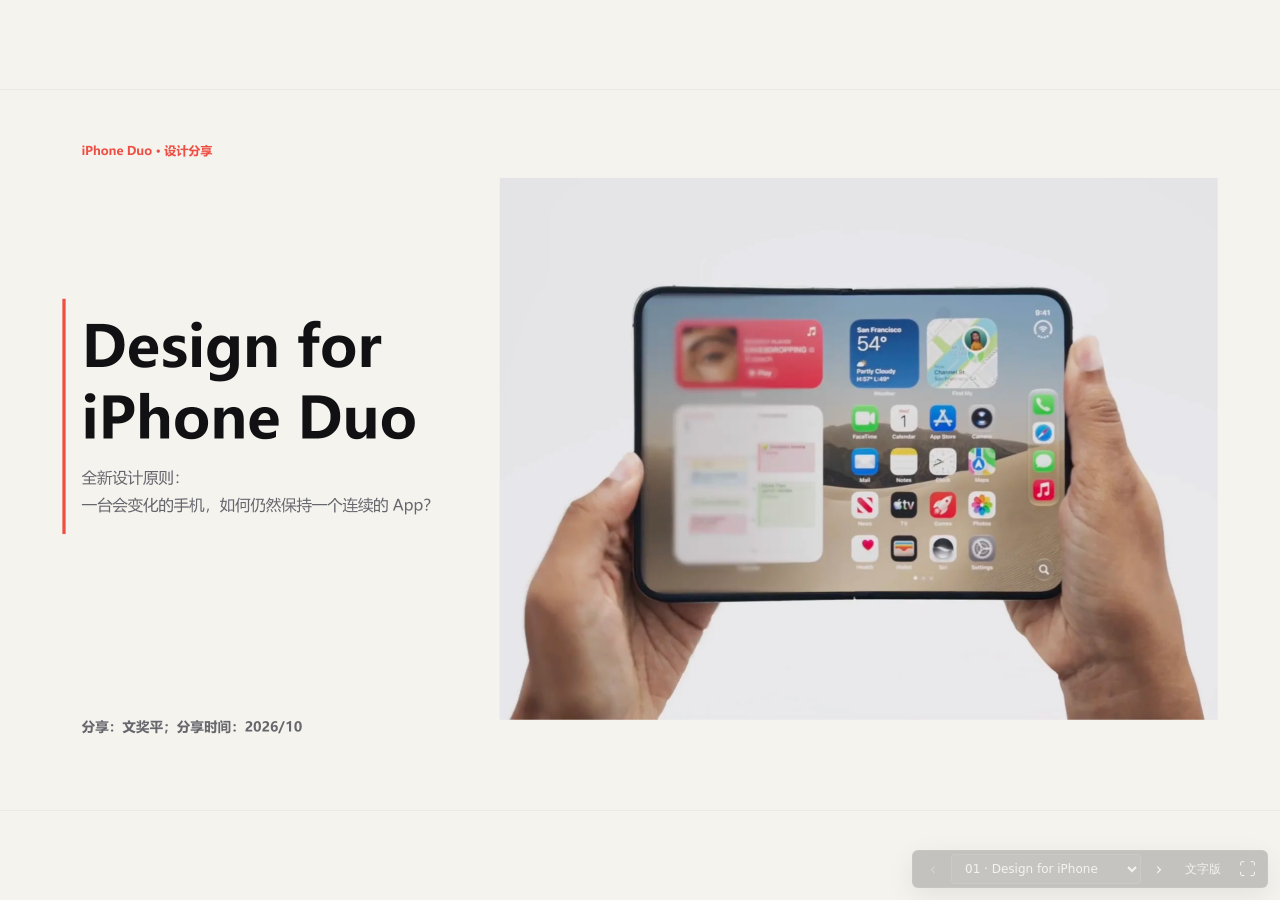
<file: design-sharing/iPhone Duo 设计分享/index.html>
<!doctype html>
<html lang="zh-CN">
<head>
  <meta charset="utf-8">
  <meta name="viewport" content="width=device-width, initial-scale=1">
  <meta name="color-scheme" content="dark">
  <title>iPhone Duo · 设计分享</title>
  <style>
    :root {
      --paper: #f4f3ee;
      --ink: #111114;
      --muted: #66666d;
      --accent: #ef4e42;
      --chrome: #171719;
      --focus: #ffffff;
    }
    * { box-sizing: border-box; }
    html, body { margin: 0; width: 100%; height: 100%; overflow: hidden; }
    body {
      background: var(--paper);
      color: #fff;
      font-family: "Microsoft YaHei", "微软雅黑", "PingFang SC", system-ui, sans-serif;
      -webkit-font-smoothing: antialiased;
      -moz-osx-font-smoothing: grayscale;
    }
    button, select, a { font: inherit; }
    a { color: inherit; }
    ::selection { background: rgba(239, 78, 66, .28); color: inherit; }

    .app {
      min-height: 100%;
      display: grid;
      place-items: center;
      padding: 0;
    }
    .stage {
      position: relative;
      width: min(100vw, calc(100vh * 16 / 9));
      height: min(100vh, calc(100vw * 9 / 16));
      max-width: none;
      max-height: none;
      container-type: size;
      overflow: hidden;
      background: var(--paper);
      box-shadow: 0 0 0 1px rgba(17, 17, 20, .04);
      isolation: isolate;
    }
    .slide {
      position: absolute;
      inset: 0;
      visibility: hidden;
      opacity: 0;
      pointer-events: none;
      background: var(--paper);
      transition-property: opacity;
      transition-duration: 150ms;
      transition-timing-function: cubic-bezier(.2, 0, 0, 1);
    }
    .slide.is-active {
      visibility: visible;
      opacity: 1;
      pointer-events: auto;
      z-index: 2;
    }
    .slide-render { display: block; width: 100%; height: 100%; object-fit: fill; }
    .gif-layer { position: absolute; display: block; object-fit: fill; }

    .video-links {
      position: absolute;
      left: 65.2%;
      top: 20.2%;
      display: flex;
      gap: .78cqw;
      align-items: center;
    }
    .video-link {
      min-height: 4.6cqh;
      display: inline-flex;
      align-items: center;
      gap: .55cqw;
      padding: 0 1.05cqw;
      color: var(--ink);
      background: rgba(255, 255, 255, .94);
      border: 1px solid rgba(17, 17, 20, .12);
      border-radius: 4px;
      box-shadow: 0 4px 14px rgba(17, 17, 20, .12);
      font-size: 1.02cqw;
      font-weight: 700;
      text-decoration: none;
      white-space: nowrap;
      transition-property: transform, background-color, box-shadow;
      transition-duration: 140ms;
      transition-timing-function: cubic-bezier(.2, 0, 0, 1);
    }
    .video-link:hover { background: #fff; box-shadow: 0 6px 18px rgba(17, 17, 20, .18); }
    .video-link:active { transform: scale(.96); }
    .video-link:focus-visible { outline: 3px solid var(--accent); outline-offset: 3px; }
    .play-mark {
      width: 0;
      height: 0;
      border-block: .39cqw solid transparent;
      border-inline-start: .62cqw solid var(--accent);
      transform: translateX(.05cqw);
    }

    .summary-slide { color: var(--ink); }
    .summary-label {
      position: absolute;
      left: 4.88%;
      top: 6.25%;
      display: flex;
      align-items: center;
      gap: .68cqw;
      color: var(--muted);
      font-size: .81cqw;
      font-weight: 700;
    }
    .summary-label span { width: 1.25cqw; height: 2px; background: var(--accent); }
    .summary-slide h1 {
      position: absolute;
      left: 4.88%;
      top: 10.8%;
      width: 90%;
      margin: 0;
      color: var(--ink);
      font-size: 3.28cqw;
      line-height: 1.1;
      font-weight: 700;
      letter-spacing: 0;
      text-wrap: balance;
    }
    .summary-subtitle {
      position: absolute;
      left: 4.88%;
      top: 18.6%;
      width: 90%;
      margin: 0;
      color: var(--muted);
      font-size: 1.28cqw;
      line-height: 1.45;
      text-wrap: pretty;
    }
    .summary-thesis {
      position: absolute;
      left: 4.88%;
      top: 30%;
      width: 30%;
      padding-inline-end: 3.2cqw;
    }
    .summary-thesis strong {
      display: block;
      color: var(--accent);
      font-size: 5.3cqw;
      line-height: 1;
      font-weight: 700;
    }
    .summary-thesis h2 {
      margin: 2.1cqh 0 0;
      font-size: 1.82cqw;
      line-height: 1.38;
      font-weight: 700;
      letter-spacing: 0;
    }
    .summary-thesis p {
      margin: 2.2cqh 0 0;
      max-width: 26ch;
      color: var(--muted);
      font-size: 1.1cqw;
      line-height: 1.62;
      text-wrap: pretty;
    }
    .summary-points {
      position: absolute;
      left: 40.2%;
      top: 28.5%;
      width: 54.9%;
      margin: 0;
      padding: 0;
      list-style: none;
      counter-reset: point;
    }
    .summary-points li {
      position: relative;
      min-height: 10.3cqh;
      display: grid;
      grid-template-columns: 3.3cqw 14.6cqw 1fr;
      align-items: start;
      gap: 1.15cqw;
      padding: 1.7cqh 0 1.5cqh;
      border-block-end: 1px solid rgba(17, 17, 20, .12);
      counter-increment: point;
    }
    .summary-points li::before {
      content: counter(point, decimal-leading-zero);
      color: var(--accent);
      font-size: 1.35cqw;
      line-height: 1.25;
      font-weight: 700;
      font-variant-numeric: tabular-nums;
    }
    .summary-points b {
      font-size: 1.25cqw;
      line-height: 1.35;
      font-weight: 700;
    }
    .summary-points span {
      color: #3e3e43;
      font-size: 1.03cqw;
      line-height: 1.55;
      text-wrap: pretty;
    }
    .controls {
      position: fixed;
      right: max(12px, env(safe-area-inset-right));
      bottom: max(12px, env(safe-area-inset-bottom));
      z-index: 20;
      height: 38px;
      display: flex;
      align-items: center;
      gap: 3px;
      padding: 3px 5px;
      color: #f5f5f5;
      background: var(--chrome);
      border: 1px solid rgba(255, 255, 255, .09);
      border-radius: 6px;
      box-shadow: 0 8px 28px rgba(0, 0, 0, .32);
      opacity: .22;
      transition: opacity 160ms cubic-bezier(.2, 0, 0, 1), transform 160ms cubic-bezier(.2, 0, 0, 1);
    }
    .controls:hover,
    .controls:focus-within {
      opacity: 1;
      transform: translateY(-2px);
    }
    .control-button {
      position: relative;
      width: 30px;
      height: 30px;
      display: grid;
      place-items: center;
      padding: 0;
      color: #f5f5f5;
      background: transparent;
      border: 0;
      border-radius: 4px;
      font-size: 17px;
      line-height: 1;
      cursor: pointer;
      transition-property: transform, background-color;
      transition-duration: 120ms;
    }
    .control-button:hover { background: rgba(255, 255, 255, .09); }
    .control-button:active { transform: scale(.96); }
    .control-button:disabled { opacity: .35; cursor: default; transform: none; }
    .control-button:focus-visible,
    .page-select:focus-visible { outline: 2px solid var(--focus); outline-offset: 2px; }
    .text-button { width: auto; padding-inline: 8px; font-size: 12px; }
    .reading-panel {
      width: min(880px, calc(100vw - 32px));
      max-height: calc(100dvh - 32px);
      padding: 24px;
      color: var(--ink);
      background: var(--paper);
      border: 0;
      border-radius: 8px;
      overflow: auto;
      overscroll-behavior: contain;
      line-height: 1.75;
    }
    .reading-panel::backdrop { background: rgba(17, 17, 20, .65); }
    .reading-header { display: flex; align-items: start; justify-content: space-between; gap: 16px; }
    .reading-header h1 { margin: 0; font-size: 24px; }
    .reading-close {
      padding: 6px 12px;
      color: var(--ink);
      background: transparent;
      border: 1px solid var(--muted);
      border-radius: 4px;
      cursor: pointer;
      white-space: nowrap;
    }
    .reading-panel h2 { margin-block-start: 32px; font-size: 21px; }
    .reading-panel h3 { font-size: 18px; }
    .reading-panel p, .reading-panel li { overflow-wrap: anywhere; }
    .reading-panel a { color: var(--accent); }
    .reading-panel blockquote {
      margin-inline: 0;
      padding-inline-start: 16px;
      border-inline-start: 3px solid var(--accent);
      color: var(--muted);
    }
    .page-select {
      width: min(190px, 38vw);
      height: 30px;
      padding: 0 26px 0 9px;
      color: #f5f5f5;
      background: #232326;
      border: 1px solid rgba(255, 255, 255, .12);
      border-radius: 4px;
      font-size: 12px;
      cursor: pointer;
    }
    .progress {
      position: absolute;
      left: 0;
      bottom: 0;
      width: 100%;
      height: 3px;
      background: rgba(255, 255, 255, .1);
      pointer-events: none;
    }
    .progress span {
      display: block;
      width: 5%;
      height: 100%;
      background: var(--accent);
      transition-property: width;
      transition-duration: 180ms;
      transition-timing-function: cubic-bezier(.2, 0, 0, 1);
    }
    .sr-only {
      position: absolute;
      width: 1px;
      height: 1px;
      padding: 0;
      margin: -1px;
      overflow: hidden;
      clip: rect(0, 0, 0, 0);
      white-space: nowrap;
      border: 0;
    }
    @media (max-width: 620px) {
      .stage {
        width: min(100vw, calc(100vh * 16 / 9));
        height: min(100vh, calc(100vw * 9 / 16));
      }
      .page-select { width: min(160px, 42vw); }
      .controls { right: 8px; bottom: max(8px, env(safe-area-inset-bottom)); }
    }
    @media (prefers-reduced-motion: reduce) {
      .slide, .progress span, .video-link, .control-button { transition-duration: 0ms; }
    }
    @media (forced-colors: active) {
      .video-link, .controls, .page-select { border: 1px solid ButtonText; }
    }
  </style>
</head>
<body>
  <main class="app">
    <div class="stage" id="deck" aria-live="off">
      <section class="slide is-active" id="slide-1" role="group" aria-roledescription="幻灯片" aria-label="第 1 页，共 20 页：Design for iPhone Duo" aria-hidden="false">
    <img decoding="async" class="slide-render" src="assets/slide-01.png" data-src="assets/slide-01.png" alt="Design for iPhone Duo">


  </section>
<section class="slide" id="slide-2" role="group" aria-roledescription="幻灯片" aria-label="第 2 页，共 20 页：为什么 Apple 现在进入折叠屏？" aria-hidden="true">
    <img decoding="async" class="slide-render" data-src="assets/slide-02.png" alt="为什么 Apple 现在进入折叠屏？">


    <nav class="video-links" aria-label="视频演示">
      <a class="video-link" href="https://www.bilibili.com/video/BV1AyYb6rE1S/?t=0" target="_blank" rel="noopener noreferrer" aria-label="播放官网宣传片">
        <span class="play-mark" aria-hidden="true"></span><span>官网宣传片</span>
      </a>
      <a class="video-link" href="https://www.bilibili.com/video/BV1cSec6tEux/?spm_id_from=333.337.search-card.all.click&t=295" target="_blank" rel="noopener noreferrer" aria-label="从 4 分 55 秒播放设计解析">
        <span class="play-mark" aria-hidden="true"></span><span>04:55 · 设计解析</span>
      </a>
    </nav>
  </section>
<section class="slide" id="slide-3" role="group" aria-roledescription="幻灯片" aria-label="第 3 页，共 20 页：先看四种形态：折叠屏到底在解决什么？" aria-hidden="true">
    <img decoding="async" class="slide-render" data-src="assets/slide-03.png" alt="先看四种形态：折叠屏到底在解决什么？">


  </section>
<section class="slide" id="slide-4" role="group" aria-roledescription="幻灯片" aria-label="第 4 页，共 20 页：四款相近硬件，为什么仍然值得比较？" aria-hidden="true">
    <img decoding="async" class="slide-render" data-src="assets/slide-04.png" alt="四款相近硬件，为什么仍然值得比较？">


  </section>
<section class="slide" id="slide-5" role="group" aria-roledescription="幻灯片" aria-label="第 5 页，共 20 页：为什么 √2:1 成为中折叠的新主流？" aria-hidden="true">
    <img decoding="async" class="slide-render" data-src="assets/slide-05.png" alt="为什么 √2:1 成为中折叠的新主流？">


  </section>
<section class="slide" id="slide-6" role="group" aria-roledescription="幻灯片" aria-label="第 6 页，共 20 页：先看 6 种屏幕呈现状态" aria-hidden="true">
    <img decoding="async" class="slide-render" data-src="assets/slide-06.png" alt="先看 6 种屏幕呈现状态">


  </section>
<section class="slide" id="slide-7" role="group" aria-roledescription="幻灯片" aria-label="第 7 页，共 20 页：最大的变化：侧边控件栏" aria-hidden="true">
    <img decoding="async" class="slide-render" data-src="assets/slide-07.png" alt="最大的变化：侧边控件栏">


  </section>
<section class="slide" id="slide-8" role="group" aria-roledescription="幻灯片" aria-label="第 8 页，共 20 页：基础尺寸" aria-hidden="true">
    <img decoding="async" class="slide-render" data-src="assets/slide-08.png" alt="基础尺寸">


  </section>
<section class="slide" id="slide-9" role="group" aria-roledescription="幻灯片" aria-label="第 9 页，共 20 页：分屏时控件栏规范" aria-hidden="true">
    <img decoding="async" class="slide-render" data-src="assets/slide-09.png" alt="分屏时控件栏规范">


  </section>
<section class="slide" id="slide-10" role="group" aria-roledescription="幻灯片" aria-label="第 10 页，共 20 页：控件栏可自定义" aria-hidden="true">
    <img decoding="async" class="slide-render" data-src="assets/slide-10.png" alt="控件栏可自定义">


  </section>
<section class="slide" id="slide-11" role="group" aria-roledescription="幻灯片" aria-label="第 11 页，共 20 页：不是全部控件都放在侧边" aria-hidden="true">
    <img decoding="async" class="slide-render" data-src="assets/slide-11.png" alt="不是全部控件都放在侧边">


  </section>
<section class="slide" id="slide-12" role="group" aria-roledescription="幻灯片" aria-label="第 12 页，共 20 页：当控件很多放不下时怎么办" aria-hidden="true">
    <img decoding="async" class="slide-render" data-src="assets/slide-12.png" alt="当控件很多放不下时怎么办">


  </section>
<section class="slide" id="slide-13" role="group" aria-roledescription="幻灯片" aria-label="第 13 页，共 20 页：展开竖屏状态下，侧边栏会消失" aria-hidden="true">
    <img decoding="async" class="slide-render" data-src="assets/slide-13.png" alt="展开竖屏状态下，侧边栏会消失">
    <img class="gif-layer" data-src="assets/slide-13-animation-01.gif" alt="第 13 页动态演示" style="left:52.364583%;top:6.444444%;width:44.916667%;height:86.212963%">

  </section>
<section class="slide" id="slide-14" role="group" aria-roledescription="幻灯片" aria-label="第 14 页，共 20 页：展开后不要只是拉伸内容" aria-hidden="true">
    <img decoding="async" class="slide-render" data-src="assets/slide-14.png" alt="展开后不要只是拉伸内容">
    <img class="gif-layer" data-src="assets/slide-14-animation-01.gif" alt="第 14 页动态演示" style="left:48.817708%;top:13.259259%;width:48.822917%;height:74.435185%">

  </section>
<section class="slide" id="slide-15" role="group" aria-roledescription="幻灯片" aria-label="第 15 页，共 20 页：歌单页的展开布局" aria-hidden="true">
    <img decoding="async" class="slide-render" data-src="assets/slide-15.png" alt="歌单页的展开布局">


  </section>
<section class="slide" id="slide-16" role="group" aria-roledescription="幻灯片" aria-label="第 16 页，共 20 页：竖向偶数倍网格" aria-hidden="true">
    <img decoding="async" class="slide-render" data-src="assets/slide-16.png" alt="竖向偶数倍网格">
    <img class="gif-layer" data-src="assets/slide-16-animation-01.gif" alt="第 16 页动态演示" style="left:45.588542%;top:37.407407%;width:53.234375%;height:53.240741%">

  </section>
<section class="slide" id="slide-17" role="group" aria-roledescription="幻灯片" aria-label="第 17 页，共 20 页：可重点设计坐立状态" aria-hidden="true">
    <img decoding="async" class="slide-render" data-src="assets/slide-17.png" alt="可重点设计坐立状态">
    <img class="gif-layer" data-src="assets/slide-17-animation-01.gif" alt="第 17 页动态演示" style="left:50.000000%;top:32.157407%;width:50.000000%;height:50.000000%">

  </section>
<section class="slide" id="slide-18" role="group" aria-roledescription="幻灯片" aria-label="第 18 页，共 20 页：图标与通知卡" aria-hidden="true">
    <img decoding="async" class="slide-render" data-src="assets/slide-18.png" alt="图标与通知卡">
    <img class="gif-layer" data-src="assets/slide-18-animation-01.gif" alt="第 18 页动态演示" style="left:2.046875%;top:26.907407%;width:46.182292%;height:48.944444%"><img class="gif-layer" data-src="assets/slide-18-animation-02.gif" alt="第 18 页动态演示" style="left:48.229167%;top:26.907407%;width:50.000000%;height:50.000000%">

  </section>
<section class="slide" id="slide-19" role="group" aria-roledescription="幻灯片" aria-label="第 19 页，共 20 页：画中画" aria-hidden="true">
    <img decoding="async" class="slide-render" data-src="assets/slide-19.png" alt="画中画">
    <img class="gif-layer" data-src="assets/slide-19-animation-01.gif" alt="第 19 页动态演示" style="left:35.234375%;top:22.703704%;width:62.229167%;height:62.231481%">

  </section>
      <section class="slide summary-slide" id="slide-20" role="group" aria-roledescription="幻灯片" aria-label="第 20 页，共 20 页：总结与思考" aria-hidden="true">
  <div class="summary-label"><span></span>总结与思考</div>
  <h1>从适配屏幕走向维护任务连续性</h1>
  <p class="summary-subtitle">折叠屏带来的设计变化，最终落在任务如何跨尺寸、姿态和分屏持续进行。</p>

  <div class="summary-thesis">
    <strong>连续</strong>
    <h2>屏幕状态会变化，<br>用户的目标不应重新开始。</h2>
    <p>设计对象从单个页面扩展为任务在多个状态之间的迁移。</p>
  </div>

  <ol class="summary-points">
    <li><b>状态优先于页面</b><span>开合、旋转和分屏后，保留输入、滚动、选择、播放与返回路径。</span></li>
    <li><b>由可用空间触发布局</b><span>使用内容断点与窗格关系，避免按设备型号维护多套固定页面。</span></li>
    <li><b>控件跟随内容与优先级</b><span>控件靠近所属内容；空间不足时压缩次要导航，保留核心任务。</span></li>
    <li><b>姿态增强必须有明确收益</b><span>坐立态、画中画和铰链避让需要改善观看、输入或操作效率。</span></li>
    <li><b>交付物必须覆盖状态迁移</b><span>原型演示连续 resize；规范写清六种状态、多窗格、焦点、键盘与文字放大。</span></li>
  </ol>

</section>
      <div class="progress" aria-hidden="true"><span id="progressBar"></span></div>
    </div>
    <nav class="controls" aria-label="幻灯片控制">
      <button class="control-button" id="prevButton" type="button" aria-label="上一页" title="上一页">‹</button>
      <select class="page-select" id="pageSelect" aria-label="跳转到指定页面"><option value="1">01 · Design for iPhone Duo</option><option value="2">02 · 为什么 Apple 现在进入折叠屏？</option><option value="3">03 · 先看四种形态：折叠屏到底在解决什么？</option><option value="4">04 · 四款相近硬件，为什么仍然值得比较？</option><option value="5">05 · 为什么 √2:1 成为中折叠的新主流？</option><option value="6">06 · 先看 6 种屏幕呈现状态</option><option value="7">07 · 最大的变化：侧边控件栏</option><option value="8">08 · 基础尺寸</option><option value="9">09 · 分屏时控件栏规范</option><option value="10">10 · 控件栏可自定义</option><option value="11">11 · 不是全部控件都放在侧边</option><option value="12">12 · 当控件很多放不下时怎么办</option><option value="13">13 · 展开竖屏状态下，侧边栏会消失</option><option value="14">14 · 展开后不要只是拉伸内容</option><option value="15">15 · 歌单页的展开布局</option><option value="16">16 · 竖向偶数倍网格</option><option value="17">17 · 可重点设计坐立状态</option><option value="18">18 · 图标与通知卡</option><option value="19">19 · 画中画</option><option value="20">20 · 总结与思考</option></select>
      <button class="control-button" id="nextButton" type="button" aria-label="下一页" title="下一页">›</button>
      <button class="control-button text-button" id="readingButton" type="button" aria-haspopup="dialog" aria-controls="readingDialog">文字版</button>
      <button class="control-button" id="fullscreenButton" type="button" aria-label="进入全屏" title="全屏">⛶</button>
    </nav>
    <p class="sr-only" id="slideStatus" role="status" aria-live="polite"></p>
  </main>
  <dialog class="reading-panel" id="readingDialog" aria-labelledby="readingTitle">
    <header class="reading-header">
      <h1 id="readingTitle">iPhone Duo 设计分享 · 文字版</h1>
      <button class="reading-close" id="readingCloseButton" type="button">关闭</button>
    </header>
    <p>分享人：文奖平 · 分享日期：2026-10-09</p>
    <article id="readingContent">
      <h2>一、为什么 Apple 现在进入折叠屏</h2>
<p>折叠屏进入成熟期后，Apple 面对的核心问题不再是“要不要做折叠屏”，而是：</p>
<blockquote><p>如何让折叠屏仍然像一台 iPhone？</p></blockquote>
<p>核心判断：</p>
<ul>
<li>市场已经完成验证，折叠屏硬件进入可用区间。</li>
<li>真正的差异开始转向软件和系统设计。</li>
<li>Duo 被定义为“可放进口袋的最大 iPhone 显示体验”。</li>
<li>内屏面积比 iPhone 18 Pro Max 增加约 50%。</li>
<li>外屏面积比 iPhone 18 Pro 增加约 90%。</li>
<li>内外屏之间可以自然切换，不需要重新理解 App。</li>
</ul>
<p>视频入口：</p>
<ul>
<li><a href="https://www.bilibili.com/video/BV1AyYb6rE1S/?t=0" target="_blank" rel="noopener noreferrer">官网宣传片</a></li>
<li><a href="https://www.bilibili.com/video/BV1cSec6tEux/?spm_id_from=333.337.search-card.all.click&amp;t=295" target="_blank" rel="noopener noreferrer">设计解析（从 04:55 开始）</a></li>
</ul>
<h2>二、市场上的四种折叠形态</h2>
<h3>1. 小折叠：竖向折叠</h3>
<ul>
<li>合上后便于携带。</li>
<li>展开后恢复普通手机尺寸。</li>
<li>重点是缩小设备体积。</li>
<li>代表产品包括三星 Galaxy Z Flip、华为 Pocket 等。</li>
</ul>
<h3>2. 中折叠：横向展开</h3>
<ul>
<li>合上时接近普通手机。</li>
<li>展开后获得更大的横向内容空间。</li>
<li>适合邮件、网页、文档、视频和多窗格任务。</li>
<li>代表产品包括三星 Galaxy Z Fold、小米 MIX Fold、华为 Mate X 系列。</li>
</ul>
<h3>3. 双折叠：大内折叠与外折叠</h3>
<ul>
<li>通过两条折痕获得更大的展开面积。</li>
<li>内折叠强调屏幕保护，外折叠强调连续视觉面积。</li>
<li>设备形态更接近小型平板。</li>
</ul>
<h3>4. 三折叠屏</h3>
<ul>
<li>通过三段屏幕组合，在手机、宽屏和接近平板之间切换。</li>
<li>优势是面积更大，代价是重量、厚度和交互复杂度增加。</li>
</ul>
<h2>三、为什么 √2:1 成为中折叠的新主流</h2>
<p>中折叠逐渐接近 <strong>√2:1 的结构比例</strong>。</p>
<p>雷军在小米发布会中的解释是：</p>
<ul>
<li>√2:1 更接近 A4 纸张比例。</li>
<li>与常见影视内容的比例更契合。</li>
<li>展开后能够最大化利用屏幕界面。</li>
<li>更适合阅读、网页、文档、视频和多窗格布局。</li>
<li>能够减少传统折叠屏过于狭长或过于宽大的问题。</li>
</ul>
<p>同一个画面分别放在中折叠和大折叠设备上时，可以发现：大折叠的物理屏幕更大，但中折叠的有效内容面积并没有明显落后。</p>
<blockquote><p>真正重要的是有效内容面积，而不是展开后的物理尺寸。</p></blockquote>
<h2>四、iPhone Duo 的六种屏幕状态</h2>
<ol>
<li>合上状态</li>
<li>展开状态</li>
<li>展开后的横屏状态</li>
<li>展开后的竖屏状态</li>
<li>半折状态</li>
<li>分屏状态</li>
</ol>
<p>设计时持续观察三个问题：</p>
<ul>
<li>控件在哪里？</li>
<li>内容如何重新排列？</li>
<li>开合之后任务有没有中断？</li>
</ul>
<p>折叠屏设计的重点，是让不同状态保持同一个任务，而不是把它们设计成互不相关的页面。</p>
<h2>五、侧边控件栏</h2>
<p>Duo 的关键变化之一，是将部分控件从传统顶部或底部位置转移到侧边。</p>
<ul>
<li>与设备硬件边缘保持一致。</li>
<li>避免控件占用内容区域。</li>
<li>减少横屏、竖屏和展开状态之间的控件迁移。</li>
<li>让导航、工具和内容拥有更加稳定的空间关系。</li>
<li>适应折叠屏外屏较短、内屏较宽的差异。</li>
</ul>
<p>控件应该跟随内容关系和硬件边界，而不是固定在某个页面坐标上。</p>
<h2>六、分屏与控件栏规范</h2>
<p>分屏状态下：</p>
<ul>
<li>控件归属于对应的内容窗格。</li>
<li>不同窗格之间保持明确边界。</li>
<li>主要操作优先保留，次要操作可以压缩或收进溢出菜单。</li>
<li>控件不能因为分屏而失去原来的语义。</li>
<li>用户应当知道当前控件作用于哪个内容区域。</li>
</ul>
<p>不同页面的任务重点不同，因此控件栏需要根据当前任务调整控件数量、顺序、位置和层级。</p>
<h2>七、控件位置与压缩策略</h2>
<p>侧边栏适合承载与页面关系稳定的控件，但并非所有控件都应该集中到侧边：</p>
<ul>
<li>与当前内容强相关的操作，应靠近内容。</li>
<li>全局导航可以放在固定区域。</li>
<li>临时操作可以使用浮层或 Sheet。</li>
<li>系统级状态应与 App 控件保持清晰区分。</li>
</ul>
<p>当控件很多时：</p>
<ul>
<li>任务操作优先的页面，可以压缩标签栏。</li>
<li>全局导航优先的页面，可以压缩工具栏。</li>
<li>顶部保留返回、关闭等主要导航操作。</li>
<li>主要动作放在醒目位置。</li>
<li>其他工具保持原有分组。</li>
<li>空间不足时，App 控件从下往上收进溢出菜单。</li>
</ul>
<h2>八、展开后的布局原则</h2>
<p>内屏变大，不等于把原有页面横向拉宽。</p>
<p>需要重新思考：</p>
<ul>
<li>信息层级是否应该重新展开。</li>
<li>单栏内容是否可以变成双栏。</li>
<li>列表和详情是否可以同时展示。</li>
<li>导航是否可以与内容并列。</li>
<li>操作区域是否应该从浮层变为固定窗格。</li>
</ul>
<p>展开后的页面应重新组织信息关系，而不是简单放大原有页面。</p>
<h3>歌单页</h3>
<ul>
<li>左侧展示歌单或导航。</li>
<li>中间展示歌曲列表。</li>
<li>右侧展示当前播放信息或详情。</li>
<li>播放状态、选中状态和滚动位置保持连续。</li>
</ul>
<h3>竖向偶数倍网格</h3>
<ul>
<li>适应展开后的纵向空间。</li>
<li>让卡片数量稳定变化。</li>
<li>减少不同姿态下的跳动。</li>
<li>便于从单栏过渡到双栏或多栏。</li>
</ul>
<h2>九、姿态设计与案例</h2>
<p>某些折叠姿态值得专门设计，例如：</p>
<ul>
<li>设备半折后放在桌面上。</li>
<li>用户坐立观看视频。</li>
<li>上半部分负责展示，下半部分负责操作。</li>
<li>画面与控制区域形成稳定分工。</li>
</ul>
<p>判断一种姿态是否值得设计，需要先问：</p>
<ul>
<li>用户是否会稳定地这样放置设备？</li>
<li>这种姿态是否改善观看体验？</li>
<li>是否减少手持操作？</li>
<li>是否让输入和控制更方便？</li>
<li>是否真正提升任务效率？</li>
</ul>
<p>姿态不是功能清单，而是任务条件。</p>
<h3>图标、通知卡与画中画</h3>
<ul>
<li>外屏优先保证快速识别。</li>
<li>内屏可以展示更多信息。</li>
<li>通知卡根据宽度调整信息层级。</li>
<li>画中画需要处理窗口位置、折痕、摄像头、播放状态和继续浏览之间的关系。</li>
</ul>
<h2>十、总结与思考</h2>
<h3>从适配屏幕走向维护任务连续性</h3>
<p>折叠屏带来的设计变化，最终落在任务如何跨尺寸、姿态和分屏持续进行。</p>
<blockquote><p>屏幕状态会变化，用户的目标不应重新开始。</p></blockquote>
<h3>1. 状态优先于页面</h3>
<p>开合、旋转和分屏后，保留输入、滚动、选择、播放与返回路径。</p>
<h3>2. 由可用空间触发布局</h3>
<p>使用内容断点与窗格关系，避免按设备型号维护多套固定页面。</p>
<h3>3. 控件跟随内容与优先级</h3>
<p>控件靠近所属内容；空间不足时压缩次要导航，保留核心任务。</p>
<h3>4. 姿态增强必须有明确收益</h3>
<p>坐立态、画中画和铰链避让需要改善观看、输入或操作效率。</p>
<h3>5. 交付物必须覆盖状态迁移</h3>
<p>原型演示连续 resize；规范写清六种状态、多窗格、焦点、键盘与文字放大。</p>
<h2>最终观点</h2>
<p>折叠屏设计的关键，不是让每个姿态都看起来不同，而是让用户在设备变化时仍然保持同一个目标、同一条任务路径和同一套理解方式。</p>
    </article>
  </dialog>
  <script>
    (() => {
      const slides = [...document.querySelectorAll('.slide')];
      const select = document.getElementById('pageSelect');
      const prev = document.getElementById('prevButton');
      const next = document.getElementById('nextButton');
      const fullscreen = document.getElementById('fullscreenButton');
      const progress = document.getElementById('progressBar');
      const status = document.getElementById('slideStatus');
      const readingDialog = document.getElementById('readingDialog');
      let current = 0;

      const fromHash = () => {
        const match = location.hash.match(/^#slide-(\d+)$/);
        return match ? Math.min(slides.length - 1, Math.max(0, Number(match[1]) - 1)) : 0;
      };

      const syncMedia = (slide, active) => {
        slide.querySelectorAll('.slide-render, .gif-layer').forEach((image) => {
          if (active && !image.hasAttribute('src')) image.src = image.dataset.src;
          else if (!active && image.classList.contains('gif-layer')) image.removeAttribute('src');
        });
      };

      const show = (index, updateHash = true) => {
        const target = Math.min(slides.length - 1, Math.max(0, index));
        slides.forEach((slide, i) => {
          const active = i === target;
          slide.classList.toggle('is-active', active);
          slide.setAttribute('aria-hidden', String(!active));
          syncMedia(slide, active);
        });
        current = target;
        select.value = String(current + 1);
        prev.disabled = current === 0;
        next.disabled = current === slides.length - 1;
        progress.style.width = ((current + 1) / slides.length * 100) + '%';
        status.textContent = '第 ' + (current + 1) + ' 页，共 ' + slides.length + ' 页：' + select.options[current].text.replace(/^\d+ · /, '');
        document.title = select.options[current].text.replace(/^\d+ · /, '') + ' · iPhone Duo';
        if (updateHash) history.replaceState(null, '', '#slide-' + (current + 1));
      };

      prev.addEventListener('click', () => show(current - 1));
      next.addEventListener('click', () => show(current + 1));
      select.addEventListener('change', () => show(Number(select.value) - 1));
      window.addEventListener('hashchange', () => show(fromHash(), false));
      document.getElementById('readingButton').addEventListener('click', () => readingDialog.showModal());
      document.getElementById('readingCloseButton').addEventListener('click', () => readingDialog.close());
      document.addEventListener('keydown', (event) => {
        if (readingDialog.open || event.target.matches('select, a, button')) return;
        if (['ArrowRight', 'PageDown', ' '].includes(event.key)) { event.preventDefault(); show(current + 1); }
        if (['ArrowLeft', 'PageUp'].includes(event.key)) { event.preventDefault(); show(current - 1); }
        if (event.key === 'Home') { event.preventDefault(); show(0); }
        if (event.key === 'End') { event.preventDefault(); show(slides.length - 1); }
      });

      let startX = null;
      document.getElementById('deck').addEventListener('pointerdown', (event) => { startX = event.clientX; });
      document.getElementById('deck').addEventListener('pointerup', (event) => {
        if (startX === null) return;
        const delta = event.clientX - startX;
        startX = null;
        if (Math.abs(delta) > 60) show(current + (delta < 0 ? 1 : -1));
      });

      fullscreen.addEventListener('click', async () => {
        try {
          if (!document.fullscreenElement) await document.documentElement.requestFullscreen();
          else await document.exitFullscreen();
        } catch (_) {}
      });
      document.addEventListener('fullscreenchange', () => {
        const active = Boolean(document.fullscreenElement);
        fullscreen.setAttribute('aria-label', active ? '退出全屏' : '进入全屏');
        fullscreen.title = active ? '退出全屏' : '全屏';
      });

      show(fromHash(), false);
    })();
  </script>
</body>
</html>
</file>
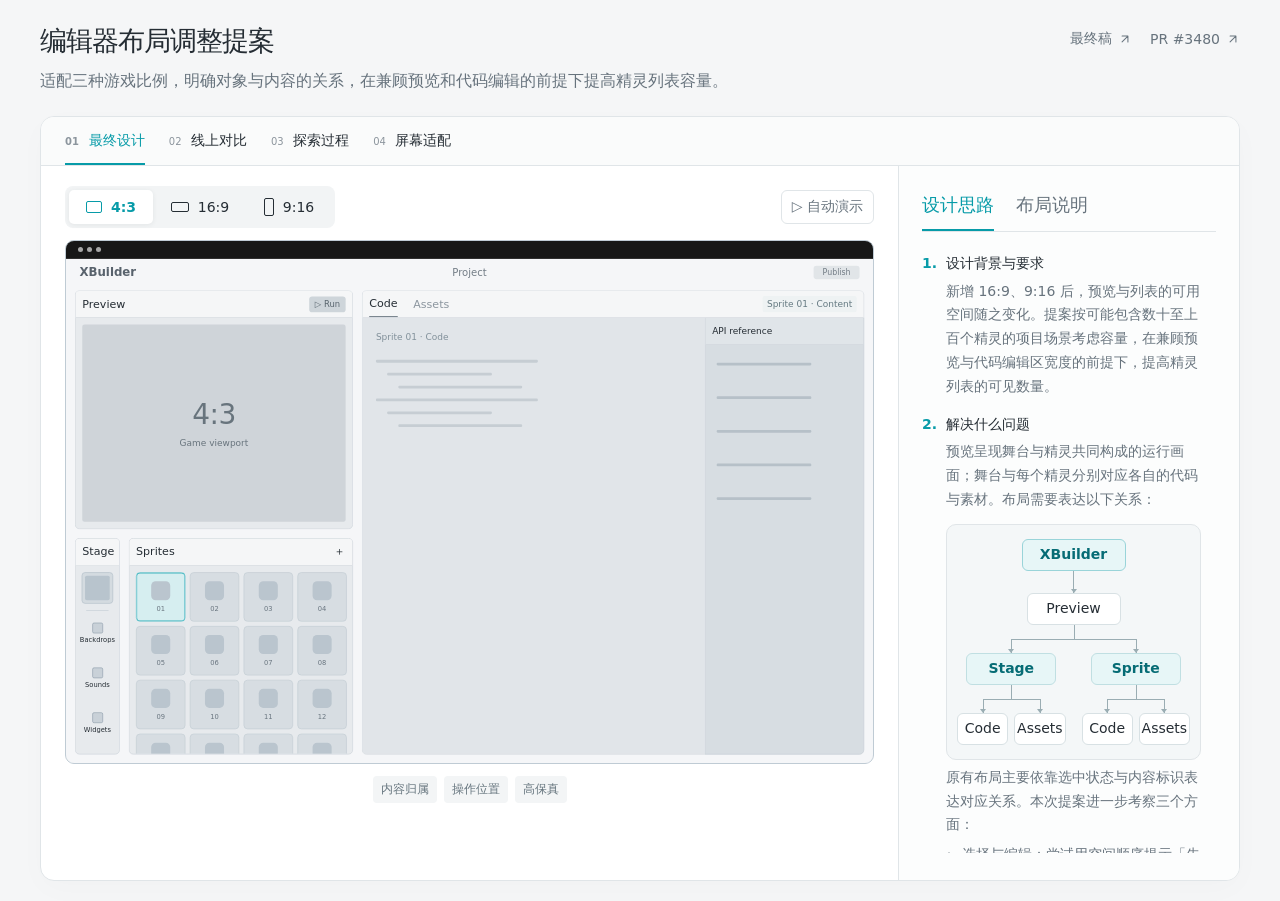
<file: design-sharing/XBuilder 多比例布局推演/index.html>
<!doctype html>
<html lang="zh-CN">
<head>
  <meta charset="utf-8">
  <meta name="viewport" content="width=device-width, initial-scale=1">
  <meta name="theme-color" content="#f5f6f7">
  <meta name="description" content="从新增游戏比例出发，推演 XBuilder 的布局、内容归属与空间取舍。支持原型动画、线上对比与多屏幕适配演示。">
  <title>XBuilder · 多比例布局推演</title>
  <link rel="icon" href="data:image/svg+xml,%3Csvg xmlns='http://www.w3.org/2000/svg' viewBox='0 0 32 32'%3E%3Crect width='32' height='32' rx='8' fill='%2327bac7'/%3E%3Cpath d='M8 8h7v7H8zm9 0h7v16h-7zM8 17h7v7H8z' fill='white'/%3E%3C/svg%3E">
  <link rel="stylesheet" href="./assets/styles.css?v=briefing-scroll">
</head>
<body>
  <div class="page">
    <header class="intro">
      <div><h1>编辑器布局调整提案</h1><p class="lead">适配三种游戏比例，明确对象与内容的关系，在兼顾预览和代码编辑的前提下提高精灵列表容量。</p></div>
      <nav class="header-links" aria-label="相关链接"><a href="https://builder-rn12ofm80-xgo-team.vercel.app/" target="_blank" rel="noopener">最终稿<svg class="link-arrow" viewBox="0 0 24 24" fill="none" stroke="currentColor" stroke-width="1.75" stroke-linecap="round" stroke-linejoin="round" aria-hidden="true" focusable="false"><path d="M7 17 17 7M7 7h10v10"/></svg></a><a href="https://github.com/goplus/builder/pull/3480" target="_blank" rel="noopener">PR #3480<svg class="link-arrow" viewBox="0 0 24 24" fill="none" stroke="currentColor" stroke-width="1.75" stroke-linecap="round" stroke-linejoin="round" aria-hidden="true" focusable="false"><path d="M7 17 17 7M7 7h10v10"/></svg></a></nav>
    </header>

    <main>
      <section class="demo" aria-label="交互布局演示">
        <nav class="mode-nav" aria-label="演示章节">
          <button type="button" data-mode="design" class="active" aria-pressed="true"><span>01</span> 最终设计</button>
          <button type="button" data-mode="compare" aria-pressed="false"><span>02</span> 线上对比</button>
          <button type="button" data-mode="explore" aria-pressed="false"><span>03</span> 探索过程</button>
          <button type="button" data-mode="adapt" aria-pressed="false"><span>04</span> 屏幕适配</button>
        </nav>
        <div class="demo-grid">
          <div class="visual-column">
            <div class="control-row">
              <div class="ratios" role="group" aria-label="项目视口比例">
                <button type="button" data-ratio="4:3" class="active" aria-pressed="true"><span class="ratio-shape classic" aria-hidden="true"></span>4:3</button>
                <button type="button" data-ratio="16:9" aria-pressed="false"><span class="ratio-shape wide" aria-hidden="true"></span>16:9</button>
                <button type="button" data-ratio="9:16" aria-pressed="false"><span class="ratio-shape portrait" aria-hidden="true"></span>9:16</button>
              </div>
              <button type="button" id="play" class="play-control" aria-pressed="false"><span aria-hidden="true">▷</span> 自动演示</button>
            </div>
            <div id="secondary-controls" class="secondary-controls"></div>
            <div class="browser-shell">
              <div class="browser-bar"><div class="browser-dots" aria-hidden="true"><i></i><i></i><i></i></div></div>
              <div id="canvas-wrap" class="canvas-wrap">
                <div id="canvas" class="canvas" lang="en">
                  <div class="mock-navigation"><strong>XBuilder</strong><span>Project</span><span class="publish-label">Publish</span></div>
                  <div id="editor" class="block editor"><div class="panel-header"><span class="code-tab">Code</span><span class="asset-tabs">Assets</span><span id="owner" class="owner">Sprite 01 · Content</span></div><div class="code-paper"><span class="code-caption">Sprite 01 · Code</span><div class="skeleton-lines" aria-hidden="true"><i></i><i></i><i></i><i></i><i></i><i></i></div></div></div>
                  <div id="api" class="block api"><div class="panel-header">API reference</div><div class="api-placeholder" aria-hidden="true"><i></i><i></i><i></i><i></i><i></i></div></div>
                  <div id="preview" class="block preview"><div class="panel-header">Preview <div class="preview-actions"><span class="run-label">▷ Run</span></div></div><div class="preview-body"><div id="game-plane" class="game-plane"><span id="preview-ratio">4:3</span><small>Game viewport</small></div></div></div>
                  <div id="stage" class="block stage"><div class="panel-header">Stage</div><div class="stage-body"><button type="button" id="stage-root" class="stage-root" aria-label="View Stage content"><span></span></button><div class="stage-divider" aria-hidden="true"></div><div class="stage-actions"><span>Backdrops</span><span>Sounds</span><span>Widgets</span></div></div></div>
                  <div id="sprites" class="block sprites"><div class="panel-header">Sprites <span aria-hidden="true">＋</span></div><div id="sprite-list" class="sprite-list"></div></div>
                </div>
              </div>
            </div>
            <div class="focus-tools" role="group" aria-label="观察重点"><button type="button" data-focus="ownership" aria-pressed="false">内容归属</button><button type="button" data-focus="actions" aria-pressed="false">操作位置</button><button type="button" id="high-fidelity" aria-haspopup="dialog" aria-controls="high-fidelity-dialog">高保真</button></div>
          </div>
          <aside class="briefing" aria-label="设计与布局说明">
            <div class="briefing-tabs" role="tablist" aria-label="说明分类">
              <button type="button" id="briefing-title" role="tab" data-briefing="design" aria-controls="design-notes" aria-selected="true" tabindex="0">设计思路</button>
              <button type="button" id="layout-title" role="tab" data-briefing="layout" aria-controls="layout-notes" aria-selected="false" tabindex="-1">布局说明</button>
            </div>
            <div id="design-notes" role="tabpanel" aria-labelledby="briefing-title" tabindex="0">
            <ol>
              <li><strong>设计背景与要求</strong><p>新增 16:9、9:16 后，预览与列表的可用空间随之变化。提案按可能包含数十至上百个精灵的项目场景考虑容量，在兼顾预览与代码编辑区宽度的前提下，提高精灵列表的可见数量。</p></li>
              <li><strong>解决什么问题</strong>
                <p>预览呈现舞台与精灵共同构成的运行画面；舞台与每个精灵分别对应各自的代码与素材。布局需要表达以下关系：</p>
                <figure id="content-tree" class="content-tree" lang="en" role="img" aria-label="XBuilder contains Preview. Preview contains Stage and Sprite, each with its own Code and Assets.">
                  <div class="content-tree-art" aria-hidden="true">
                    <div class="tree-card tree-root">XBuilder</div>
                    <div class="tree-stem"></div>
                    <div class="tree-card tree-preview">Preview</div>
                    <div class="tree-branches">
                      <div class="tree-branch">
                        <div class="tree-card tree-object">Stage</div>
                        <div class="tree-leaves">
                          <div class="tree-card">Code</div>
                          <div class="tree-card">Assets</div>
                        </div>
                      </div>
                      <div class="tree-branch">
                        <div class="tree-card tree-object">Sprite</div>
                        <div class="tree-leaves">
                          <div class="tree-card">Code</div>
                          <div class="tree-card">Assets</div>
                        </div>
                      </div>
                    </div>
                  </div>
                </figure>
                <p>原有布局主要依靠选中状态与内容标识表达对应关系。本次提案进一步考察三个方面：</p>
                <ul class="tradeoff-points">
                  <li>选择与编辑：尝试用空间顺序提示「先选对象，再编辑内容」，让对象入口位于编辑区之前。</li>
                  <li>内容对应：加强对象入口与编辑区的位置联系，同时保留选中状态与内容标题。</li>
                  <li>作用范围：运行反馈出现在预览中，发布作用于整个项目，按这两种范围安排操作入口。</li>
                </ul>
                <p>这些是布局判断的依据；能否帮助用户理解与操作，仍需实际任务验证。</p>
              </li>
              <li><strong>设计决策与规范</strong>
                <ul class="tradeoff-points">
                  <li>三种视口采用近似等面积的设计基准：480 × 360、545 × 307、307 × 545；按可用空间等比缩放。</li>
                  <li>Stage 内容有限，竖版采用 120–144px 高度区间。</li>
                  <li>复用 88 × 88px 卡片设计尺寸，按整数列排布，避免横向裁切。</li>
                </ul>
              </li>
              <li><strong>图示与验证范围</strong><p>灰色区域表示游戏画面，按所选比例等比缩放并居中显示。Code / Assets 概括对象的代码与素材，具体页签随对象变化。列表数量用于模拟空间占用，目前没有真实用户数据。</p></li>
            </ol>
            </div>
            <section id="layout-notes" class="narrative" role="tabpanel" aria-labelledby="layout-title" tabindex="0" hidden>
              <h2 id="case-title">横版布局</h2>
              <p id="case-summary">Stage、Sprites 在左，所属 Code 与资源在右。</p>
              <ul id="talking-points" class="talking-points"></ul>
            </section>
          </aside>
        </div>
      </section>

    </main>
  </div>
  <dialog id="high-fidelity-dialog" class="high-fidelity-dialog" aria-labelledby="high-fidelity-title">
    <header class="high-fidelity-header"><h2 id="high-fidelity-title">高保真</h2><form method="dialog"><button type="submit" autofocus>关闭</button></form></header>
    <img class="high-fidelity-image" src="./assets/high-fidelity.png?v=86436dc50c75" width="3024" height="1898" alt="XBuilder 高保真界面：预览、舞台和精灵列表在左，代码与 API Reference 在右。">
  </dialog>
  <script type="module" src="./assets/app.mjs?v=b806c9083c07"></script>
</body>
</html>
</file>
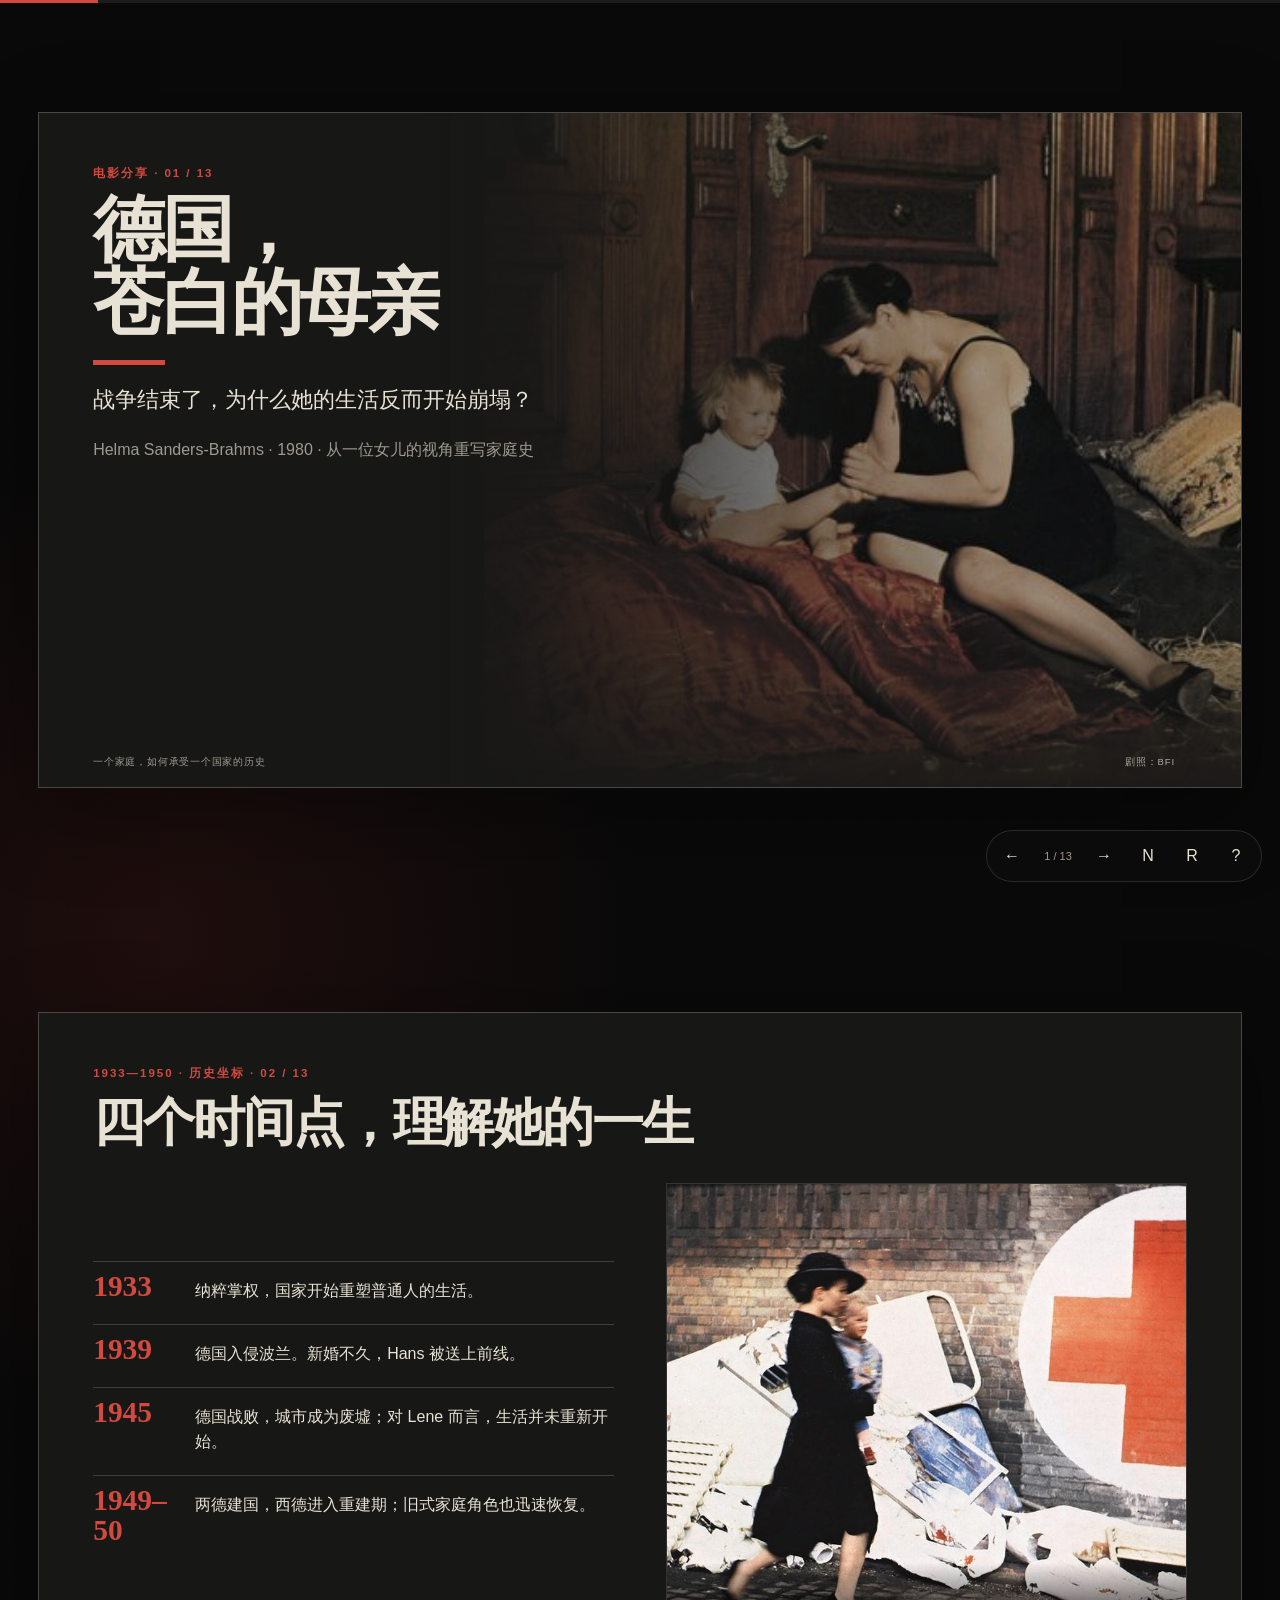
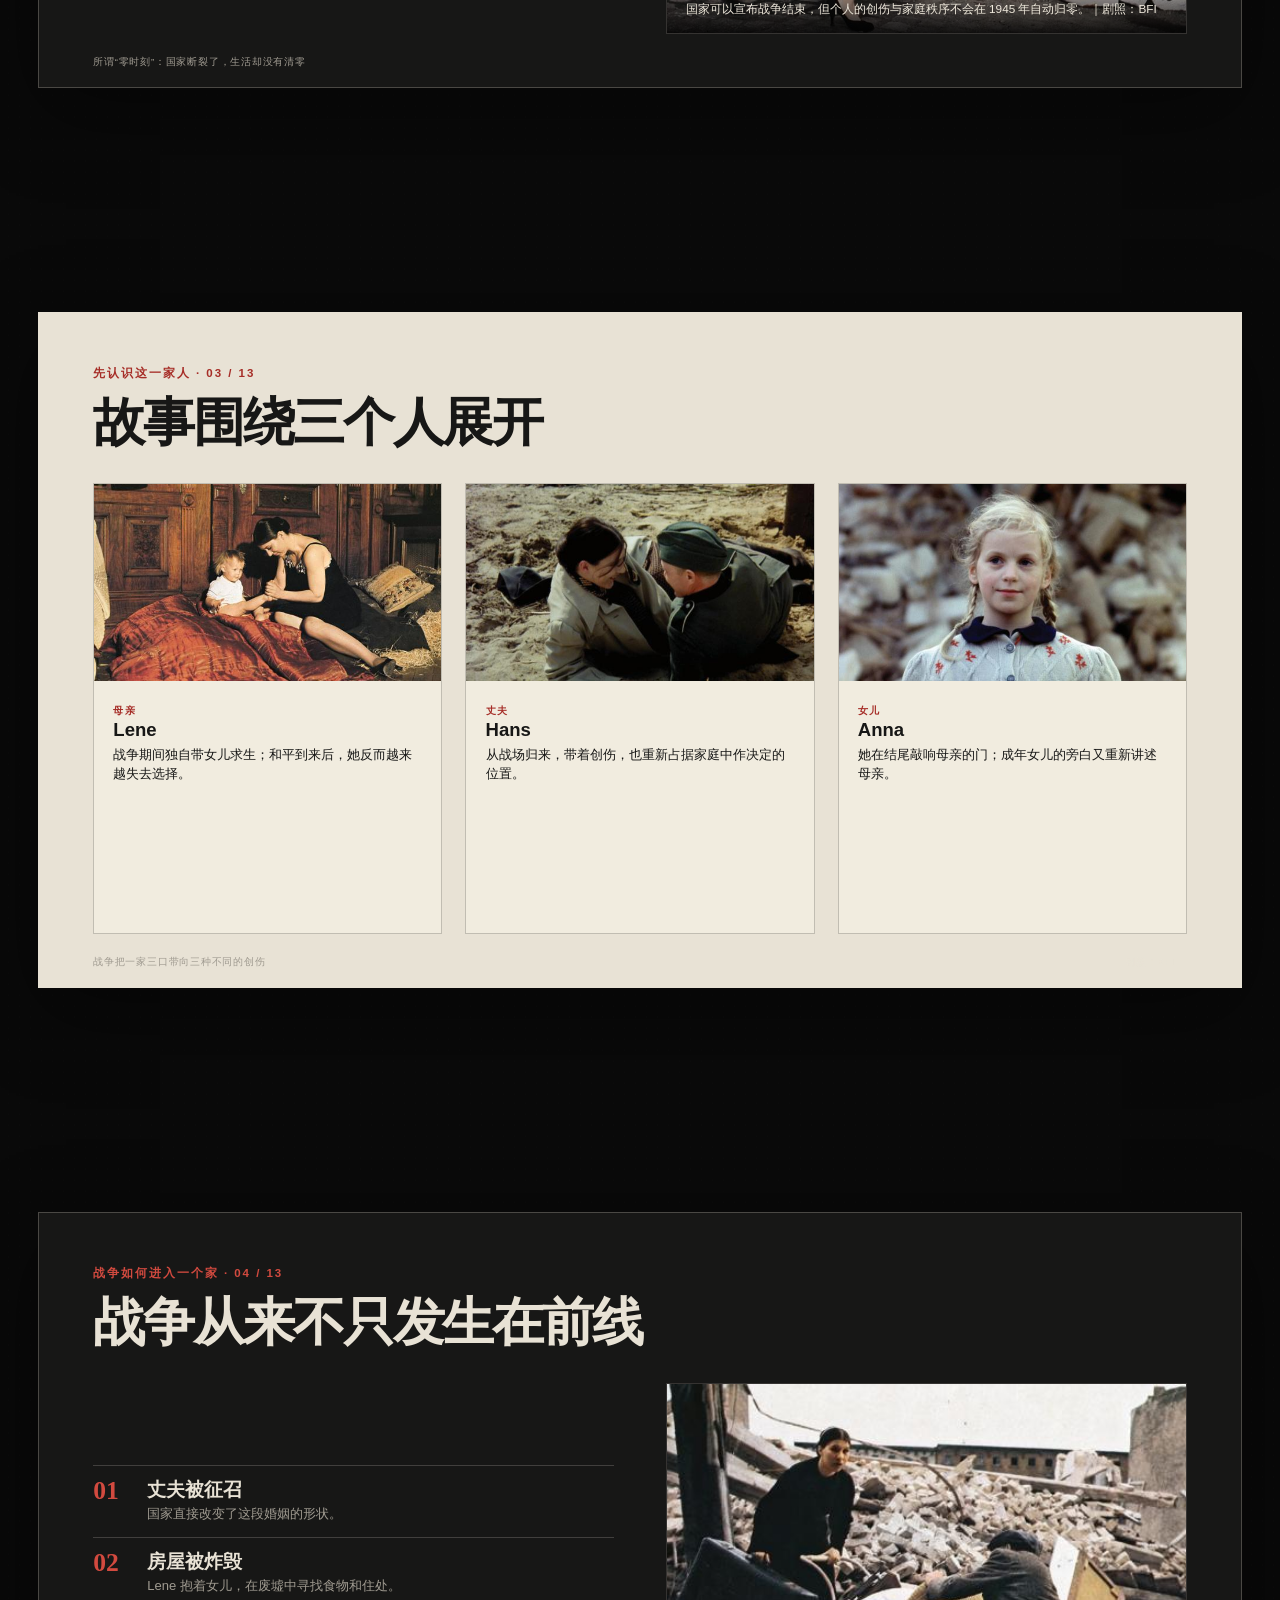
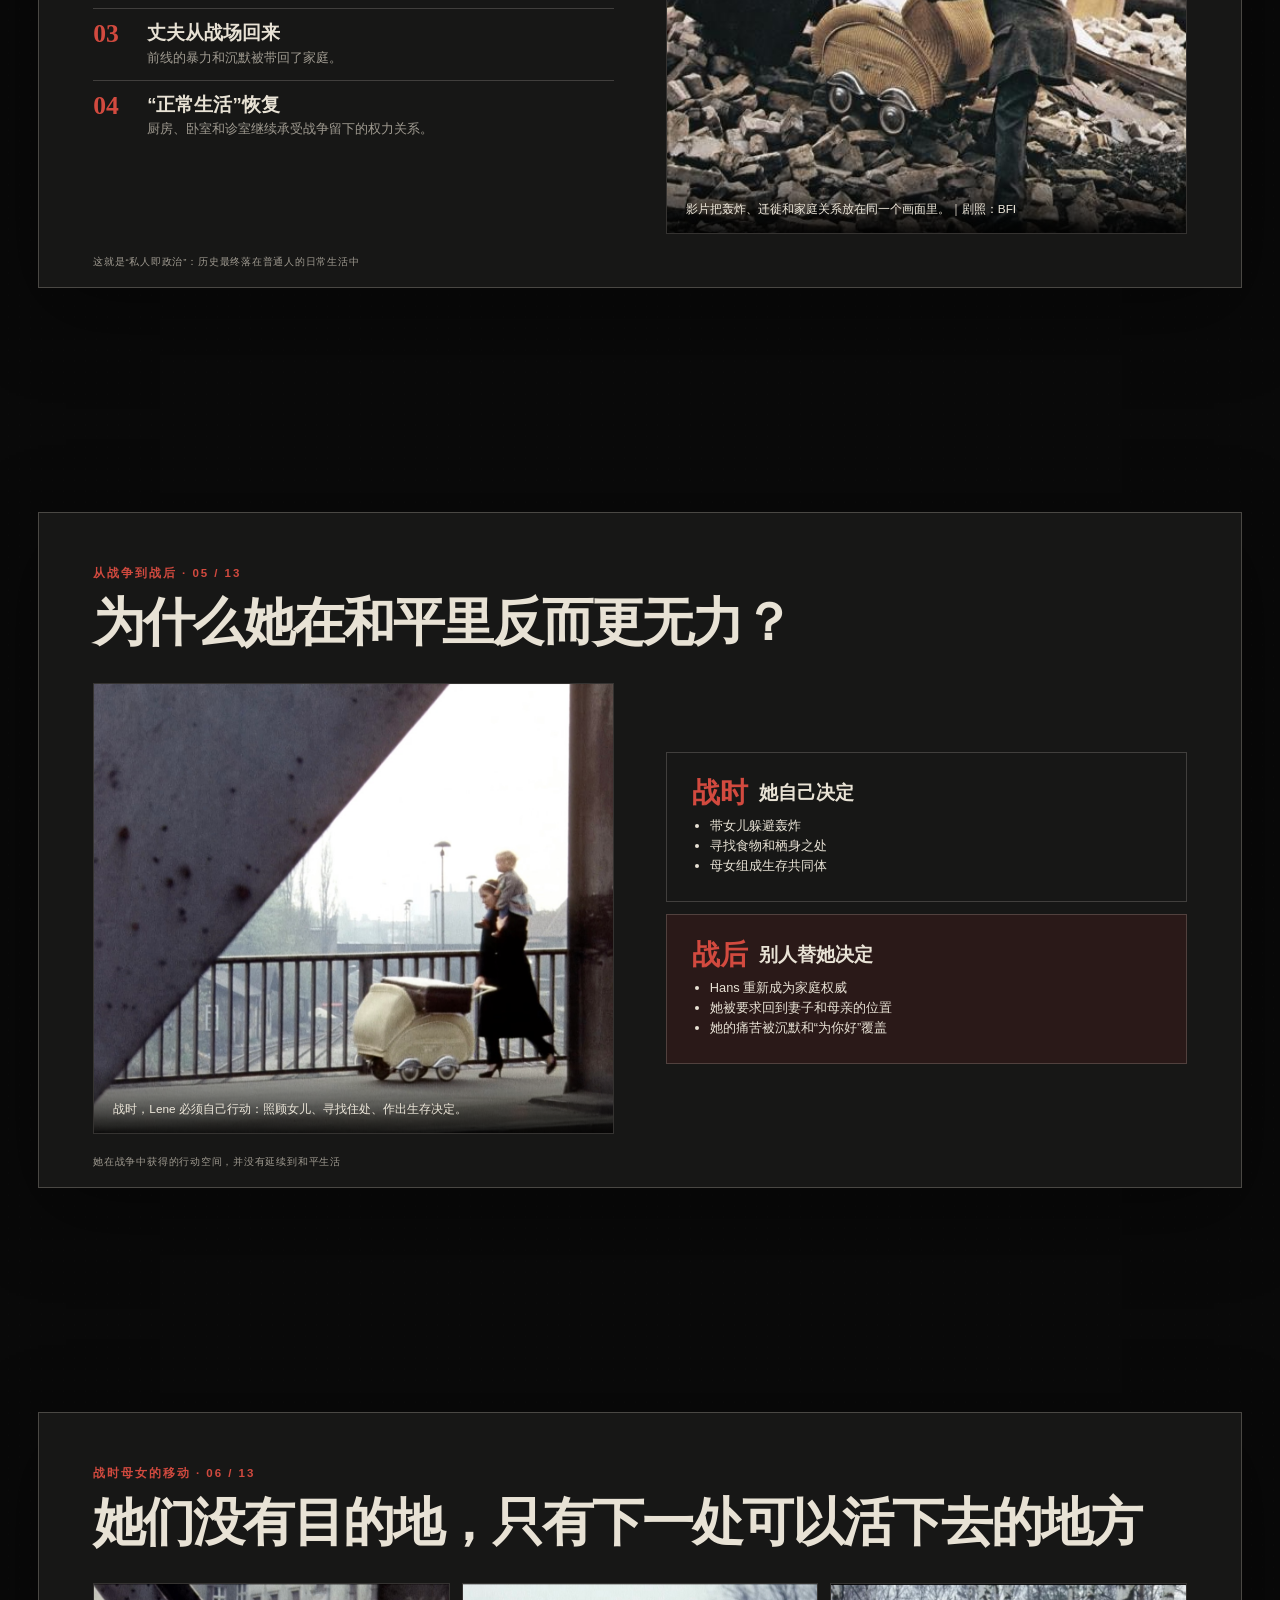
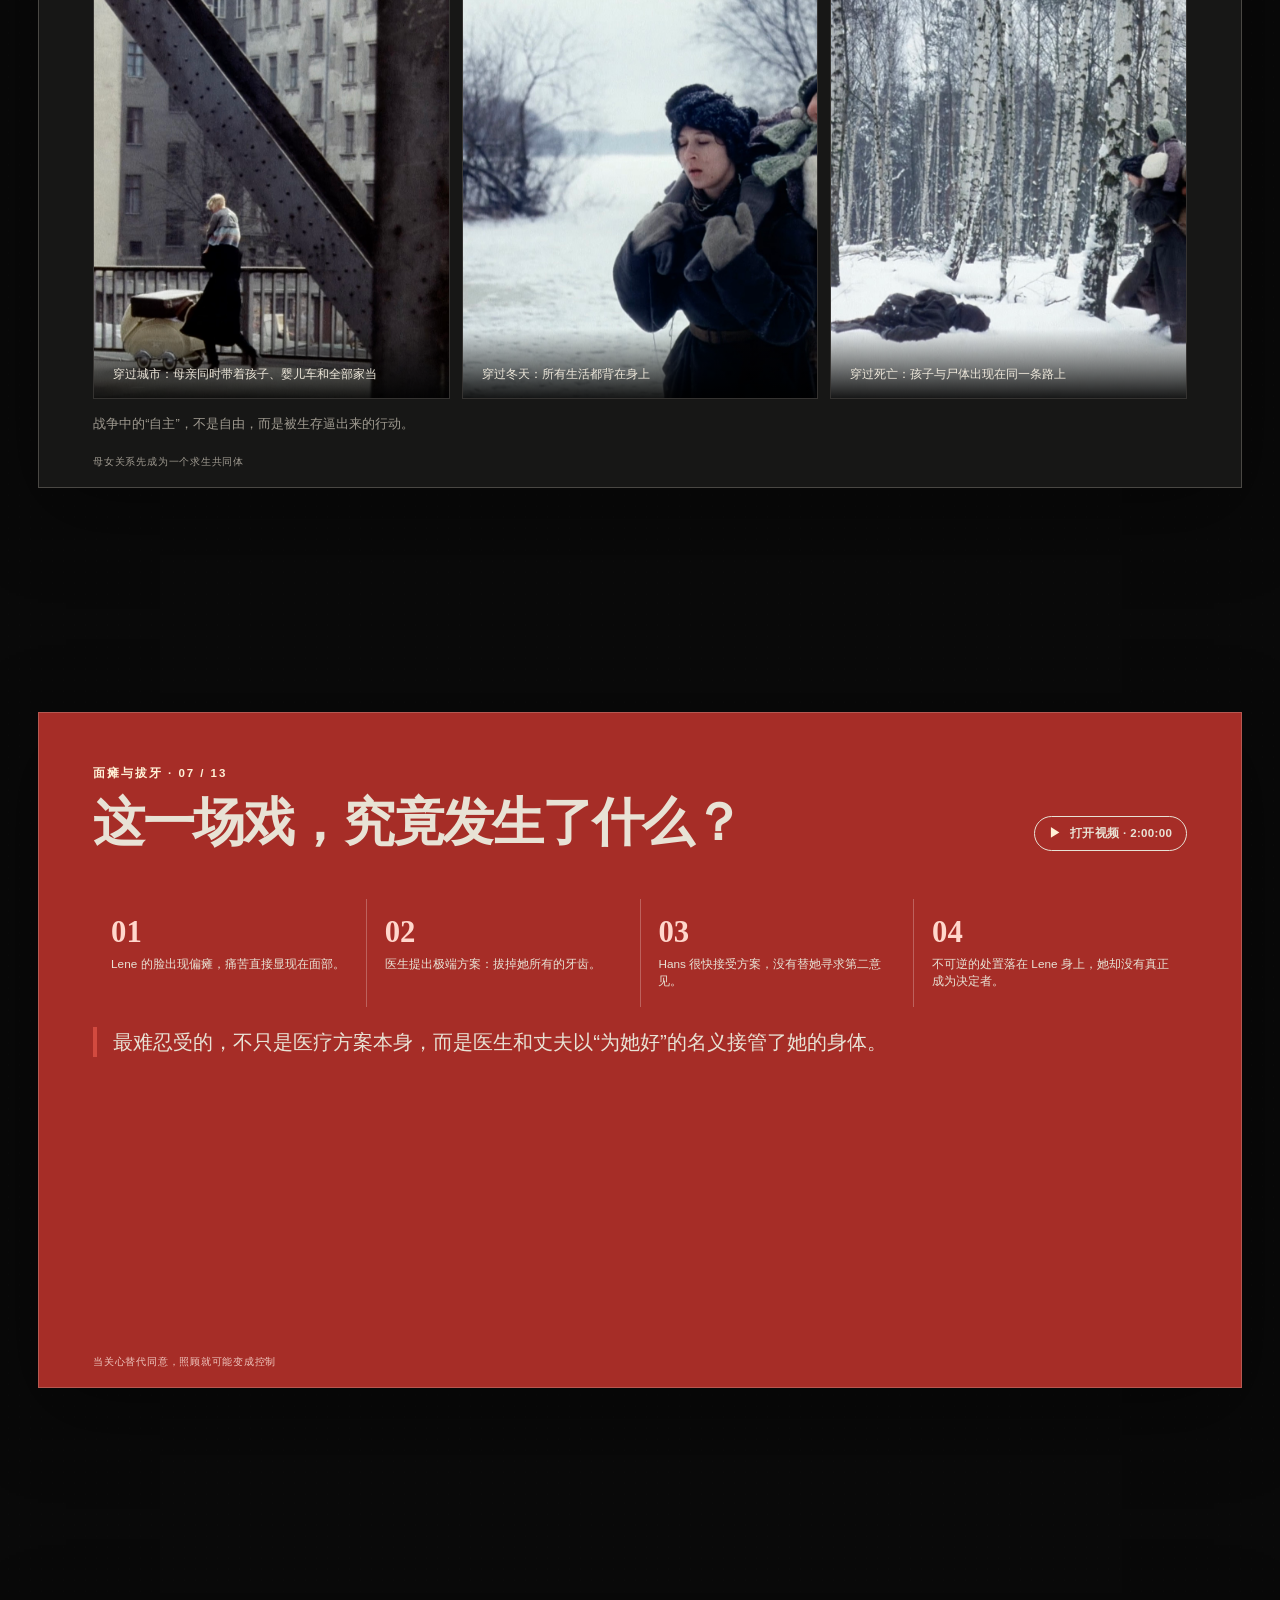
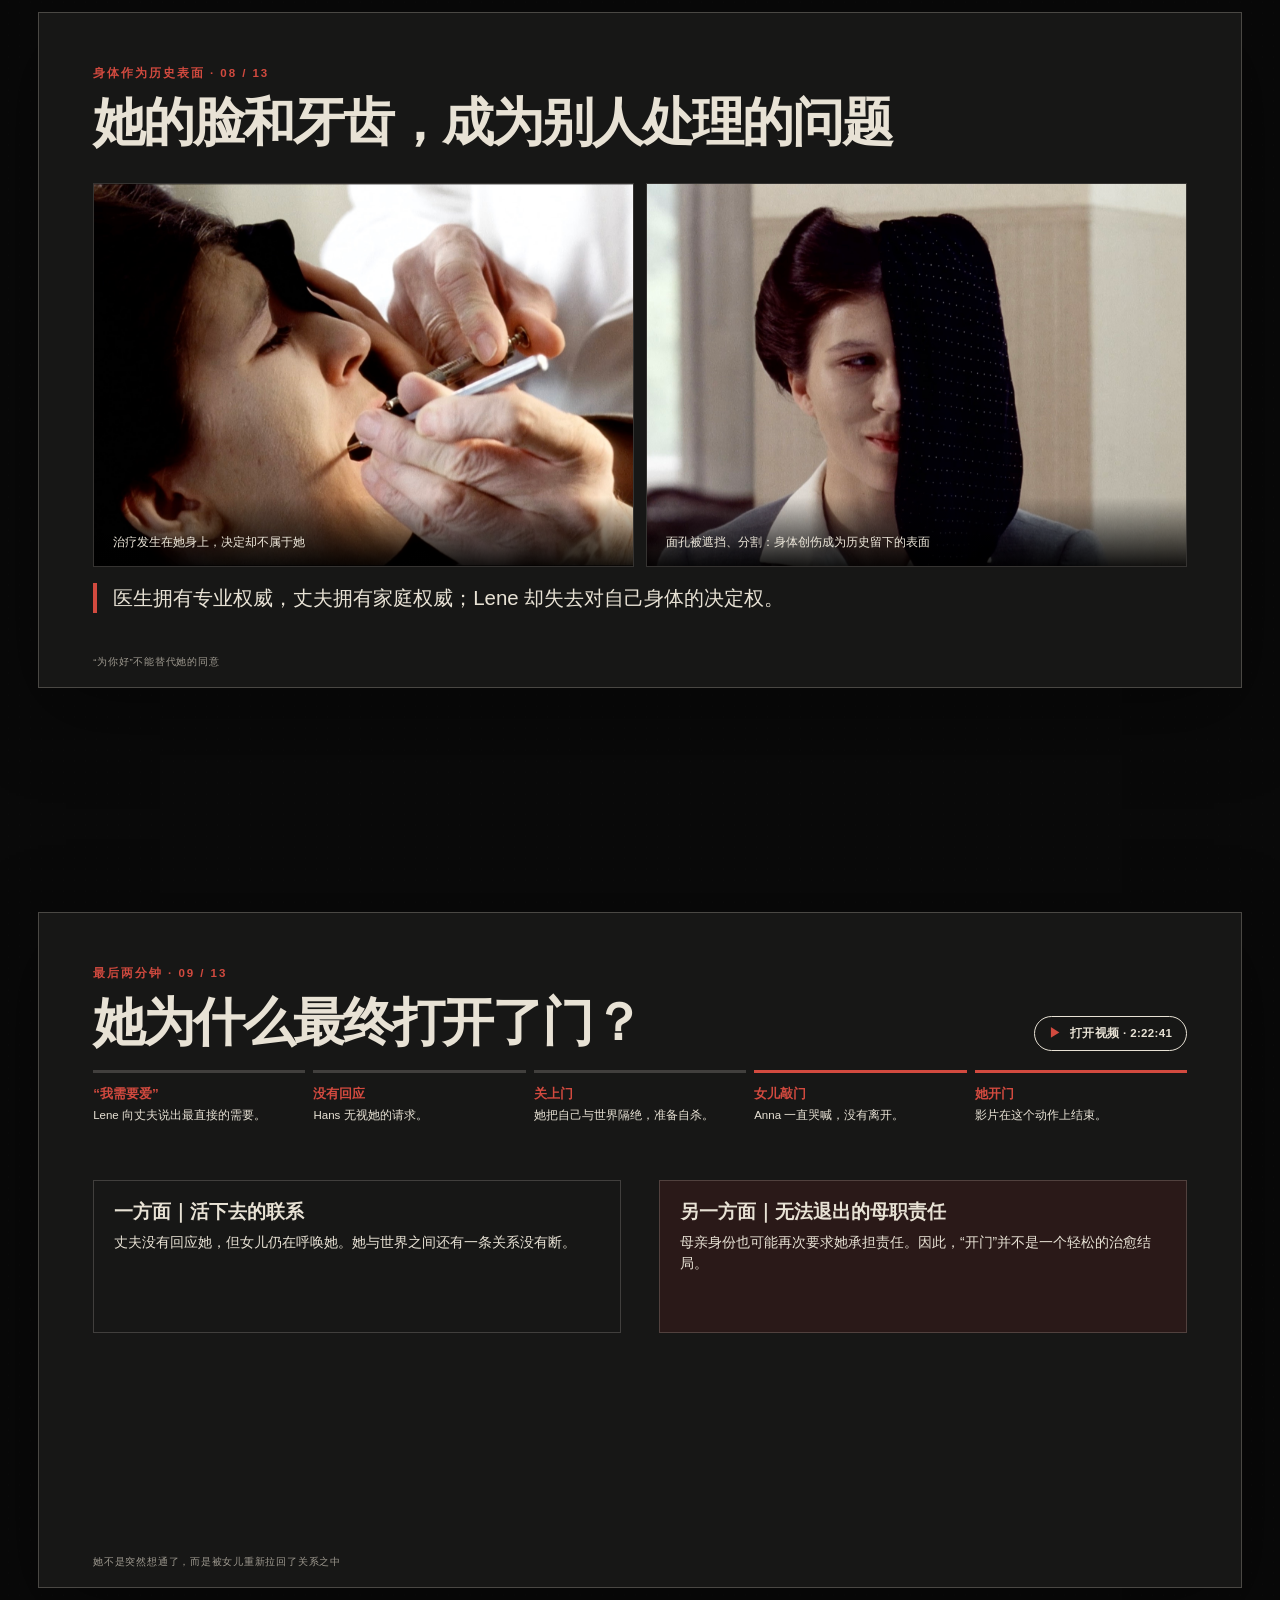
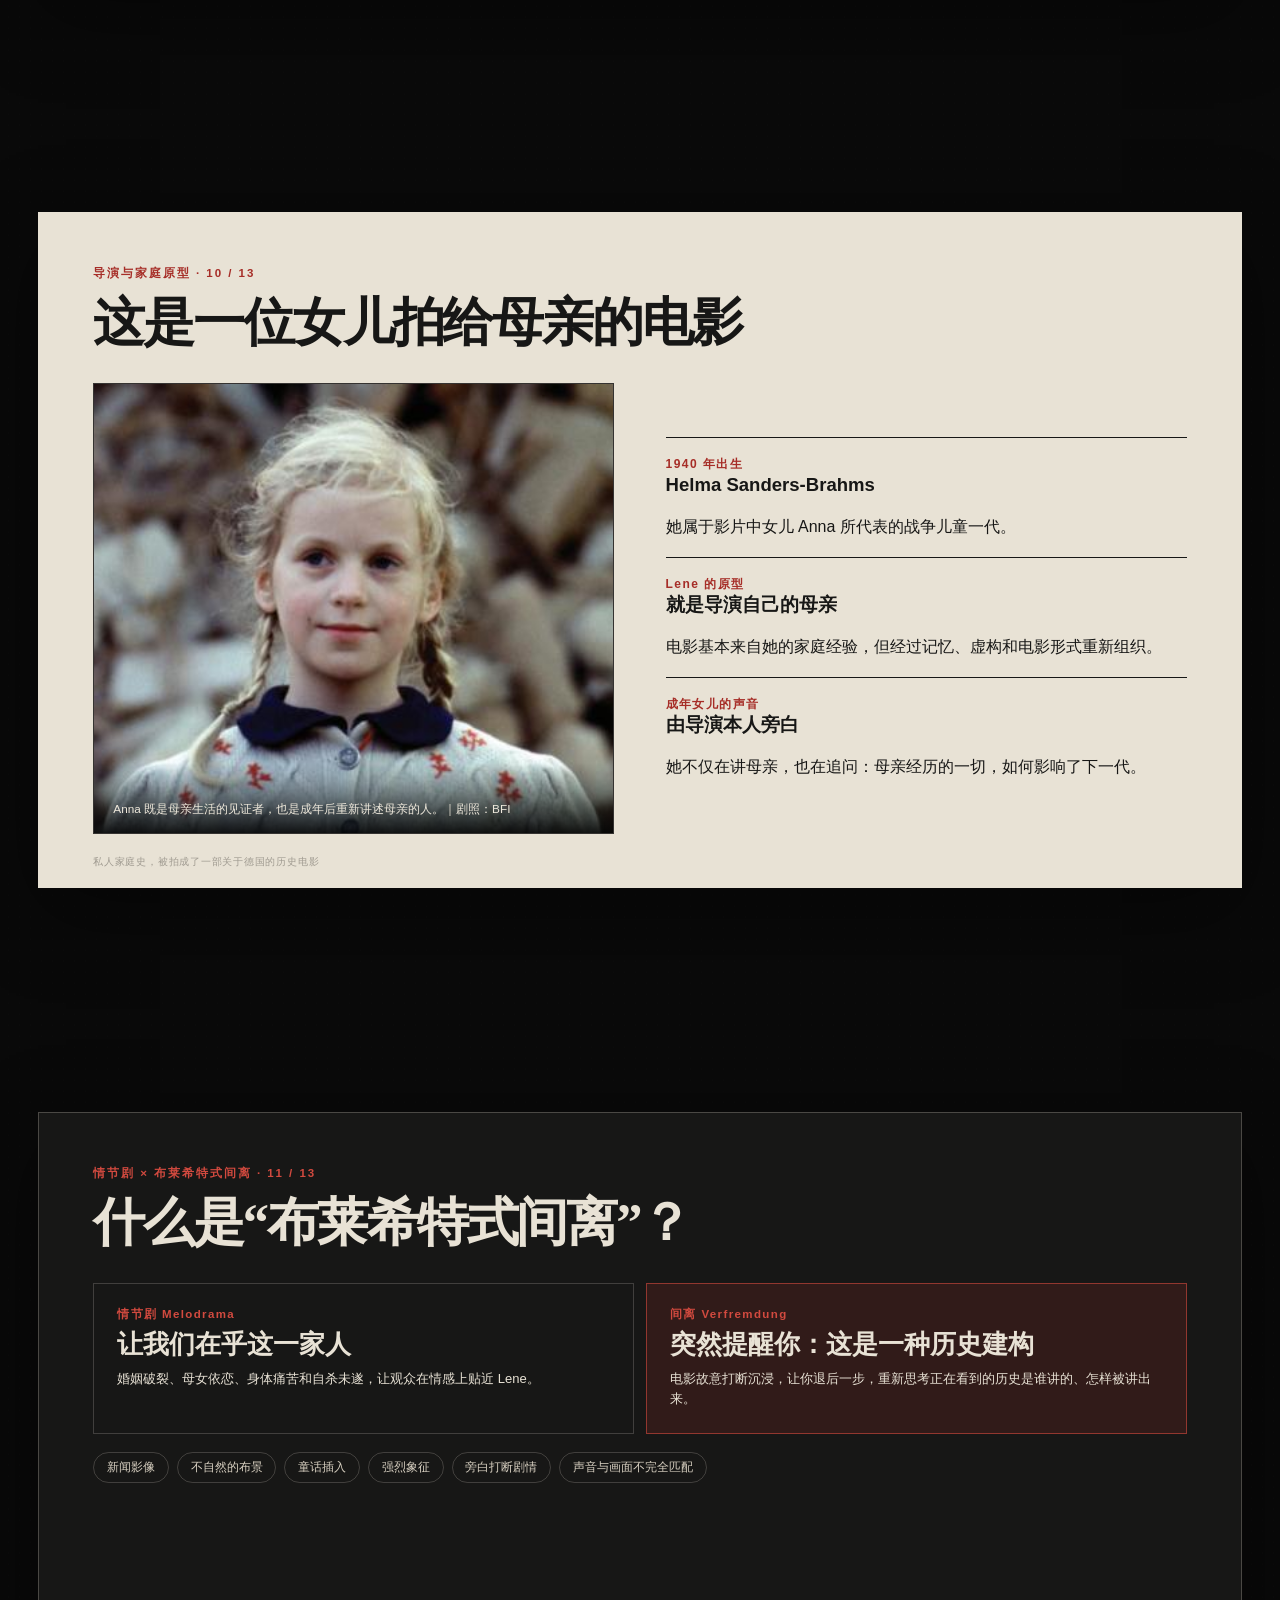
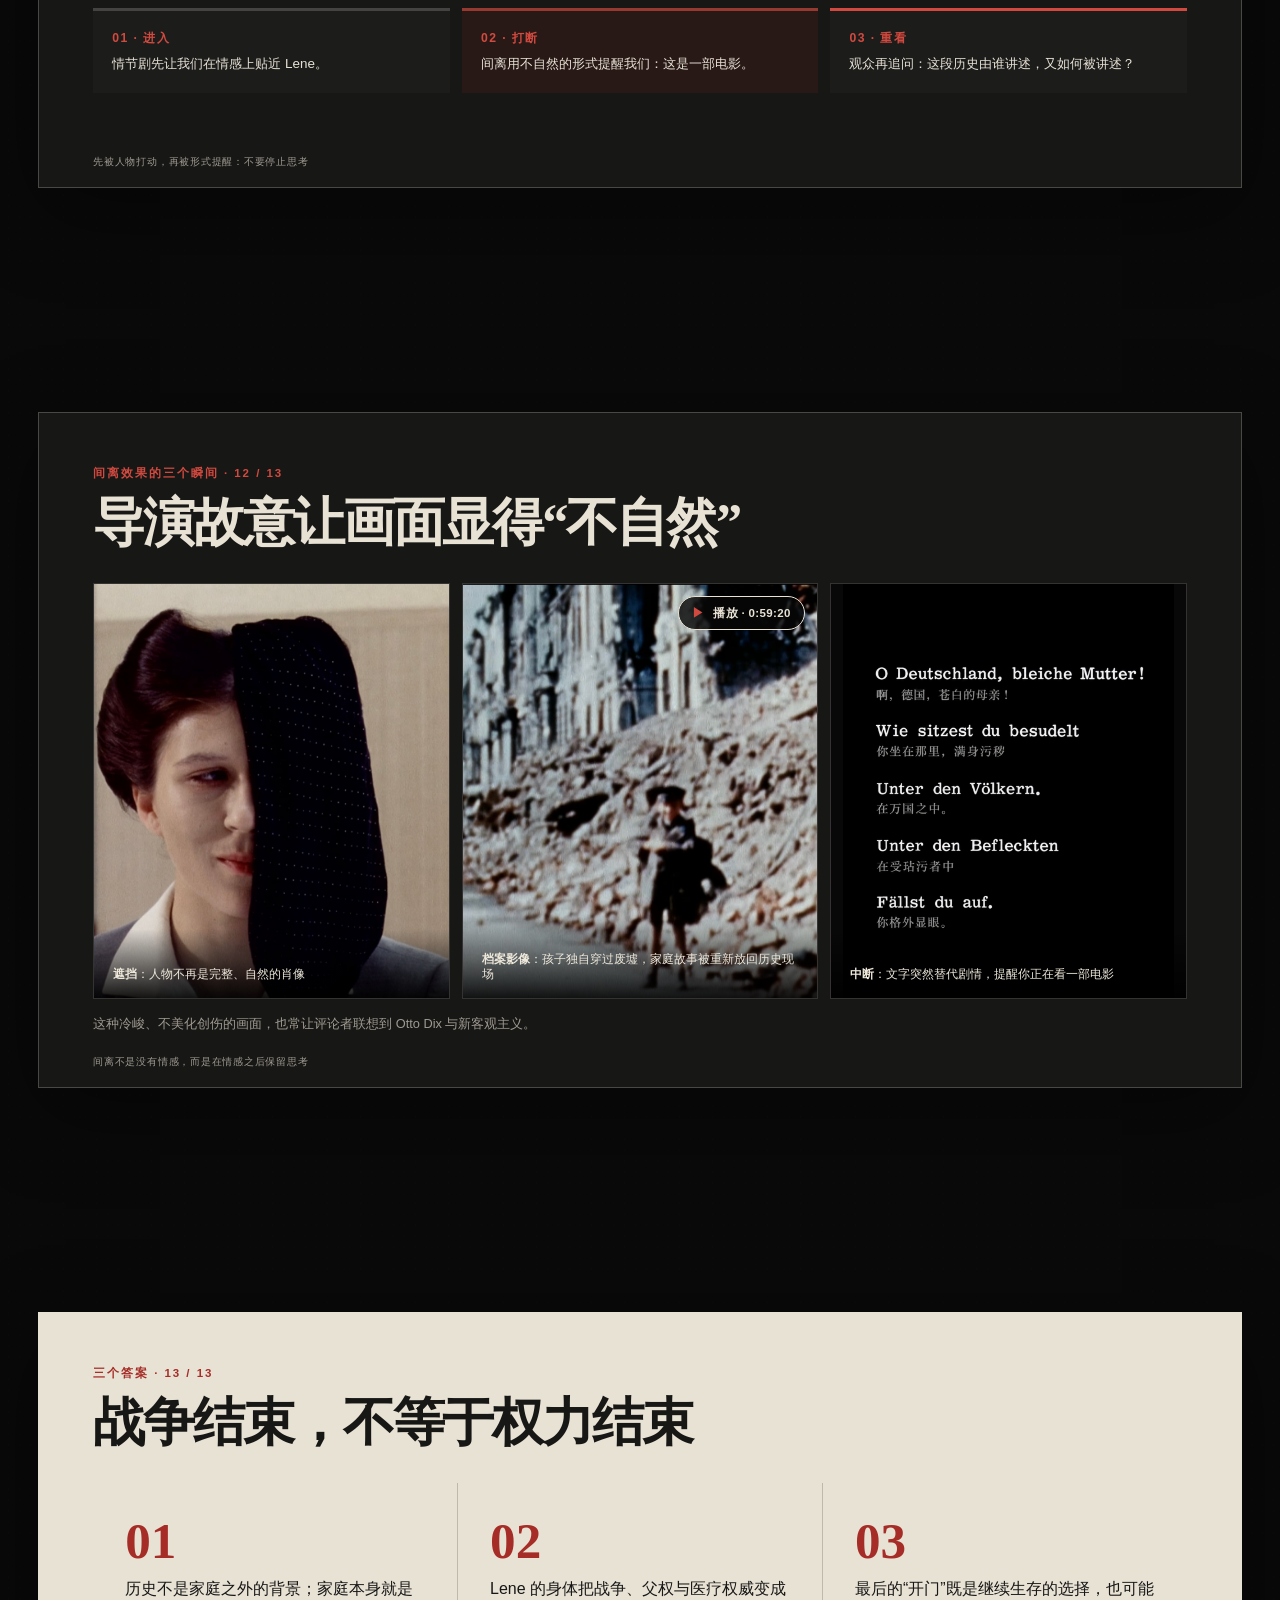
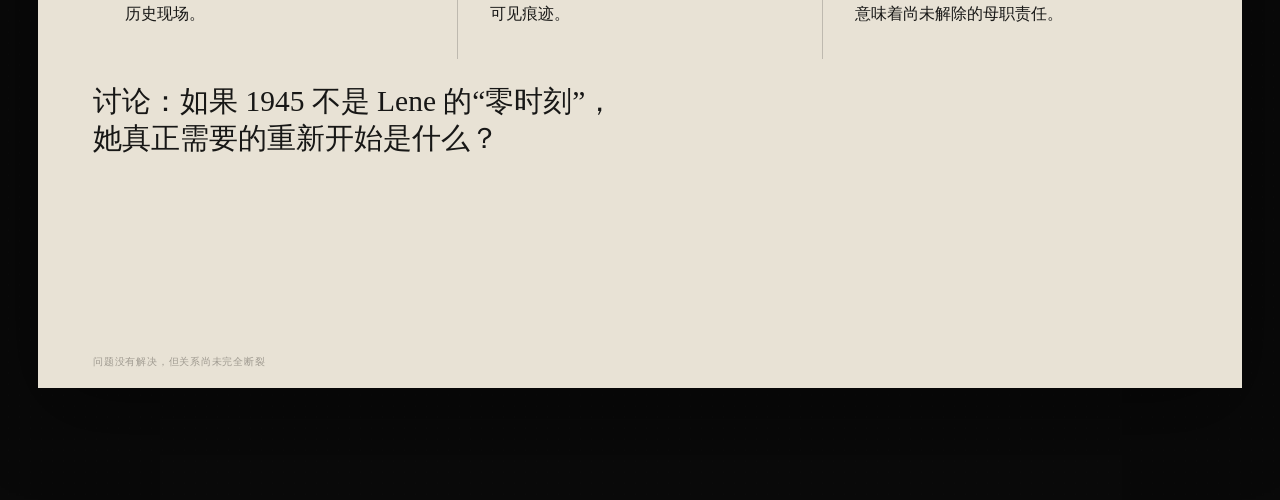
<file: design-sharing/《德国，苍白的母亲》电影分享/index.html>
<!doctype html>
<html lang="zh-CN">
<head>
  <meta charset="utf-8" />
  <meta name="viewport" content="width=device-width, initial-scale=1" />
  <meta name="color-scheme" content="dark" />
  <title>《德国，苍白的母亲》｜电影分享</title>
  <style>
    :root {
      --ink: #171716;
      --paper: #e8e2d5;
      --paper-2: #d8d0c1;
      --muted: #9f9a90;
      --red: #a62d27;
      --red-bright: #d24a3f;
      --line: rgba(232, 226, 213, .2);
      --shadow: 0 24px 80px rgba(0, 0, 0, .38);
    }

    * { box-sizing: border-box; }
    html { scroll-behavior: smooth; background: #090909; }
    body {
      margin: 0;
      color: var(--paper);
      background:
        radial-gradient(circle at 12% 8%, rgba(166,45,39,.14), transparent 31rem),
        #090909;
      font-family: -apple-system, BlinkMacSystemFont, "SF Pro Display", "PingFang SC",
        "Noto Sans CJK SC", "Microsoft YaHei", sans-serif;
      overflow-x: hidden;
    }
    button, input { font: inherit; }
    button { color: inherit; }
    a { color: #ead59c; text-underline-offset: 3px; }

    .progress {
      position: fixed; inset: 0 0 auto 0; height: 3px; z-index: 30;
      background: rgba(255,255,255,.08);
    }
    .progress > i {
      display: block; width: 7.7%; height: 100%; background: var(--red-bright);
      transition: width .35s ease;
    }

    .deck { scroll-snap-type: y mandatory; }
    .slide {
      position: relative;
      min-height: 100vh;
      scroll-snap-align: start;
      display: grid;
      place-items: center;
      padding: clamp(18px, 3vw, 42px);
      isolation: isolate;
    }
    .slide::after {
      content: ""; position: absolute; inset: 0; z-index: -1; opacity: .19;
      background-image:
        repeating-linear-gradient(0deg, transparent 0 3px, rgba(255,255,255,.025) 4px),
        radial-gradient(circle at 78% 28%, rgba(255,255,255,.08), transparent 1px);
      background-size: auto, 11px 11px;
      pointer-events: none;
    }
    .frame {
      width: min(94vw, calc(88vh * 16 / 9));
      aspect-ratio: 16 / 9;
      max-height: 88vh;
      position: relative;
      overflow: hidden;
      border: 1px solid rgba(232,226,213,.24);
      background: var(--ink);
      box-shadow: var(--shadow);
      padding: clamp(28px, 4.2vw, 70px);
      display: flex;
      flex-direction: column;
    }
    .frame.light { background: var(--paper); color: var(--ink); border-color: transparent; }
    .frame.red { background: var(--red); }
    .cover-frame { isolation:isolate; }
    .cover-frame::before {
      content:""; position:absolute; inset:0; z-index:1; pointer-events:none;
      background:
        linear-gradient(90deg, var(--ink) 0 31%, rgba(23,23,22,.94) 40%, rgba(23,23,22,.34) 68%, rgba(23,23,22,.06) 100%),
        linear-gradient(0deg, rgba(23,23,22,.88) 0, transparent 28%);
    }
    .cover-image {
      position:absolute; inset:0 0 0 37%; width:63%; height:100%; object-fit:cover; object-position:56% center;
      filter:saturate(.78) contrast(1.05) brightness(.78);
    }
    .cover-copy { position:relative; z-index:2; max-width:62%; }
    .cover-frame .meta { z-index:2; }
    .cover-credit { margin-left:auto; margin-right:12px; color:rgba(232,226,213,.7); }

    .eyebrow {
      font-size: clamp(10px, .9vw, 14px); letter-spacing: .17em;
      text-transform: uppercase; color: var(--red-bright); font-weight: 760;
      margin-bottom: .8rem;
    }
    .light .eyebrow { color: var(--red); }
    h1, h2, h3, p { margin-top: 0; }
    h1 {
      font-family: ui-serif, "Songti SC", "Noto Serif CJK SC", serif;
      font-size: clamp(38px, 5.6vw, 92px); line-height: 1.02; letter-spacing: -.045em;
      max-width: 12ch; margin-bottom: 1.2rem;
    }
    h2 {
      font-family: ui-serif, "Songti SC", "Noto Serif CJK SC", serif;
      font-size: clamp(30px, 4.1vw, 68px); line-height: 1.08; letter-spacing: -.04em;
      margin-bottom: clamp(18px, 2.5vw, 38px);
    }
    h3 { font-size: clamp(15px, 1.45vw, 24px); line-height: 1.25; }
    p, li { font-size: clamp(13px, 1.25vw, 21px); line-height: 1.55; }
    .heading-with-action { display:flex; align-items:flex-end; justify-content:space-between; gap:1rem; margin-bottom:clamp(18px,2.5vw,38px); }
    .heading-with-action h2 { margin-bottom:0; }
    .video-entry { flex:0 0 auto; display:inline-flex; align-items:center; gap:.55rem; border:1px solid currentColor; border-radius:99px; padding:.55rem .85rem; color:var(--paper); text-decoration:none; font-size:clamp(11px,.9vw,14px); font-weight:760; letter-spacing:.03em; }
    .video-entry::before { content:"▶"; color:var(--red-bright); }
    .video-entry:hover { background:rgba(255,255,255,.1); }
    .frame.red .video-entry::before { color:#fff1d7; }
    .photo-video-entry { position:absolute; top:12px; right:12px; z-index:2; background:rgba(8,8,8,.82); }
    .lead { font-size: clamp(17px, 1.7vw, 28px); line-height: 1.5; max-width: 35em; }
    .muted { color: var(--muted); }
    .light .muted { color: #69655e; }
    .redline { width: 72px; height: 5px; background: var(--red-bright); margin: .2rem 0 1.2rem; }
    .light .redline { background: var(--red); }
    .quote {
      font-family: ui-serif, "Songti SC", serif;
      font-size: clamp(23px, 3vw, 50px); line-height: 1.28;
      max-width: 17em; margin: auto 0;
    }
    .quote small {
      display: block; font-family: inherit; font-size: .42em; color: var(--muted);
      margin-top: 1rem; letter-spacing: .04em;
    }
    .closing-question { max-width:none; }
    .closing-question > span { display:block; white-space:nowrap; }
    .big-number {
      font-family: ui-serif, Georgia, serif; font-size: clamp(80px, 15vw, 230px);
      line-height: .75; color: rgba(232,226,213,.09); position: absolute; right: 4%; top: 10%;
    }

    .grid-2 { display: grid; grid-template-columns: 1fr 1fr; gap: clamp(20px, 4vw, 64px); flex: 1; min-height: 0; }
    .grid-3 { display: grid; grid-template-columns: repeat(3, 1fr); gap: clamp(12px, 2vw, 28px); }
    .stack { display: flex; flex-direction: column; justify-content: center; min-width: 0; }
    .photo-panel { position:relative; overflow:hidden; min-height:0; border:1px solid var(--line); background:#080808; }
    .photo-panel img { width:100%; height:100%; object-fit:cover; display:block; }
    .photo-caption { position:absolute; inset:auto 0 0 0; padding:2.4rem 1.2rem 1rem; background:linear-gradient(transparent,rgba(0,0,0,.9)); font-size:clamp(10px,.92vw,15px); color:#eee8db; }
    .history-list { display:flex; flex-direction:column; justify-content:center; gap:.6rem; }
    .history-item { display:grid; grid-template-columns:86px 1fr; gap:1rem; align-items:baseline; padding:.65rem 0; border-top:1px solid var(--line); }
    .history-item strong { font:700 clamp(22px,2.3vw,38px)/1 ui-serif,Georgia,serif; color:var(--red-bright); }
    .history-item p { margin:0; }
    .people { display:grid; grid-template-columns:repeat(3,1fr); gap:clamp(12px,1.8vw,26px); flex:1; min-height:0; }
    .person { display:flex; flex-direction:column; min-height:0; border:1px solid rgba(23,23,22,.22); background:#f1ecdf; }
    .person img { width:100%; height:44%; min-height:120px; object-fit:cover; display:block; }
    .person-copy { padding:clamp(12px,1.5vw,22px); }
    .person-copy h3 { margin-bottom:.3rem; }
    .person-copy p { font-size:clamp(11px,1.02vw,16px); line-height:1.45; margin:0; }
    .role { color:var(--red); font-size:clamp(9px,.8vw,12px); letter-spacing:.12em; font-weight:800; }
    .scene-steps { counter-reset:scene; display:flex; flex-direction:column; justify-content:center; }
    .scene-step { counter-increment:scene; display:grid; grid-template-columns:42px 1fr; gap:12px; padding:.75rem 0; border-top:1px solid var(--line); }
    .scene-step::before { content:counter(scene, decimal-leading-zero); color:var(--red-bright); font:700 clamp(18px,2vw,30px)/1 ui-serif,Georgia,serif; }
    .scene-step h3 { margin:0 0 .2rem; }
    .scene-step p { margin:0; font-size:clamp(11px,1.02vw,16px); color:var(--muted); }
    .contrast-card { border:1px solid var(--line); padding:clamp(16px,2vw,30px); }
    .contrast-card + .contrast-card { margin-top:12px; background:rgba(166,45,39,.13); }
    .contrast-card h3 { display:flex; align-items:center; gap:.65rem; margin-bottom:.6rem; }
    .contrast-card h3 span { color:var(--red-bright); font:700 1.5em/1 ui-serif,Georgia,serif; }
    .contrast-card ul { margin:0; padding-left:1.1em; }
    .contrast-card li { font-size:clamp(11px,1vw,16px); }
    .fact-chain { display:grid; grid-template-columns:repeat(4,1fr); gap:1px; background:rgba(255,255,255,.25); margin-top:1rem; }
    .fact { background:var(--red); padding:clamp(12px,1.4vw,22px); }
    .fact b { display:block; font:700 clamp(22px,2.4vw,40px)/1 ui-serif,Georgia,serif; color:#ffd7cc; margin-bottom:.55rem; }
    .fact p { font-size:clamp(10px,.92vw,15px); margin:0; line-height:1.4; }
    .ending-sequence { display:grid; grid-template-columns:repeat(5,1fr); gap:8px; margin-bottom:1.1rem; }
    .ending-step { border-top:3px solid var(--line); padding:.75rem .5rem 0 0; }
    .ending-step.active { border-color:var(--red-bright); }
    .ending-step b { display:block; color:var(--red-bright); font-size:clamp(12px,1.05vw,17px); margin-bottom:.3rem; }
    .ending-step p { font-size:clamp(10px,.9vw,14px); margin:0; line-height:1.35; }
    .ending-slide .heading-with-action { margin-bottom:clamp(14px,1.5vw,22px); }
    .ending-slide .ending-sequence { margin-bottom:0; }
    .ending-analysis { flex:0 0 auto; align-items:start; gap:clamp(18px,3vw,44px); margin-top:clamp(18px,2.2vw,30px); }
    .ending-analysis .contrast-card { min-height:clamp(130px,17vh,170px); padding:clamp(16px,1.55vw,24px); }
    .ending-analysis .contrast-card h3 { margin-bottom:.55rem; }
    .ending-analysis .contrast-card p { margin:0; font-size:clamp(12px,1.08vw,17px); line-height:1.45; }
    .ending-analysis .contrast-card:first-child { margin-top:clamp(18px,2.2vw,34px); }
    .ending-analysis .counterpoint { margin-top:clamp(18px,2.2vw,34px); }
    .insight { border-left:4px solid var(--red-bright); padding-left:1rem; font-size:clamp(16px,1.6vw,26px); line-height:1.45; }
    .visual-pair { display:grid; grid-template-columns:1fr 1fr; gap:10px; min-height:0; flex:1; }
    .visual-pair .photo-panel { min-height:180px; }
    .language-split { display:grid; grid-template-columns:1fr 1fr; gap:12px; }
    .language-card { border:1px solid var(--line); padding:clamp(15px,1.8vw,28px); }
    .language-card.emphasis { background:rgba(166,45,39,.18); border-color:rgba(210,74,63,.6); }
    .language-card .term { display:block; color:var(--red-bright); font-size:clamp(10px,.9vw,14px); letter-spacing:.12em; font-weight:800; margin-bottom:.45rem; }
    .language-card h3 { font-size:clamp(19px,2vw,32px); margin-bottom:.5rem; }
    .language-card p { font-size:clamp(11px,1.02vw,16px); margin:0; }
    .devices { display:flex; flex-wrap:wrap; gap:8px; margin-top:1rem; }
    .device { border:1px solid var(--line); border-radius:99px; padding:.45rem .8rem; font-size:clamp(10px,.9vw,14px); color:#d8d0c1; }
    .language-slide .language-split { margin-bottom:.15rem; }
    .language-flow { display:grid; grid-template-columns:repeat(3,minmax(0,1fr)); gap:12px; margin-top:auto; margin-bottom:clamp(30px,4.5vh,58px); }
    .language-step { border-top:3px solid var(--line); background:rgba(255,255,255,.025); padding:clamp(14px,1.5vw,22px); }
    .language-step:nth-child(2) { border-color:rgba(210,74,63,.65); background:rgba(166,45,39,.12); }
    .language-step:nth-child(3) { border-color:var(--red-bright); }
    .language-step b { display:block; color:var(--red-bright); font-size:clamp(11px,.95vw,15px); letter-spacing:.12em; margin-bottom:.45rem; }
    .language-step span { display:block; font-size:clamp(12px,1.05vw,17px); line-height:1.45; }
    .still-gallery { display:grid; gap:12px; flex:1; min-height:0; }
    .still-gallery.three { grid-template-columns:repeat(3,minmax(0,1fr)); }
    .still-gallery.two { grid-template-columns:repeat(2,minmax(0,1fr)); }
    .still-gallery .photo-panel { margin:0; min-height:180px; }
    .still-gallery .photo-panel img { object-position:center; }
    .still-gallery .photo-panel.ruins-child img { object-position:60% center; }
    .still-gallery .photo-panel.contain img { object-fit:contain; }
    .still-gallery .photo-panel.text-frame img { object-fit:contain; object-position:center; transform:none; }
    .gallery-note { margin:.9rem 0 0; color:var(--muted); font-size:clamp(11px,1vw,16px); }
    .card {
      border-top: 1px solid currentColor; padding-top: 1rem;
    }
    .card .index { color: var(--red-bright); font-size: .75em; letter-spacing: .12em; font-weight: 800; }
    .light .card .index { color: var(--red); }
    .card p { margin-bottom: 0; }

    .meta {
      position: absolute; left: clamp(28px, 4.2vw, 70px); right: clamp(28px, 4.2vw, 70px); bottom: 18px;
      display: flex; justify-content: space-between; align-items: center;
      color: var(--muted); font-size: clamp(9px, .75vw, 12px); letter-spacing: .08em;
    }
    .time { display:none; color: var(--paper); border: 1px solid var(--line); padding: 4px 8px; border-radius: 99px; }
    .light .time { color: var(--ink); border-color: rgba(23,23,22,.2); }

    .timeline { display: grid; grid-template-columns: repeat(6, 1fr); margin-top: auto; padding-bottom: 7%; }
    .event { border-top: 2px solid rgba(232,226,213,.32); padding: 14px 12px 0 0; position: relative; }
    .event::before { content:""; width: 9px; height: 9px; border-radius: 50%; background: var(--paper); position:absolute; top:-5px; left:0; }
    .event.red-dot::before { background: var(--red-bright); }
    .event strong { display:block; font-family: ui-serif, Georgia, serif; font-size: clamp(19px,2vw,34px); }
    .event span { display:block; font-size: clamp(10px,.95vw,15px); color: var(--muted); margin-top:.3rem; line-height:1.35; }

    .axis { display: grid; grid-template-columns: 1fr 80px 1fr; align-items: stretch; flex: 1; min-height: 0; }
    .axis-side { padding: clamp(16px, 2.2vw, 34px); border: 1px solid var(--line); display:flex; flex-direction:column; justify-content:center; }
    .axis-side.right { background: rgba(166,45,39,.14); }
    .axis-center { display:grid; place-items:center; color:var(--muted); font-size:clamp(11px,1vw,16px); writing-mode: vertical-rl; letter-spacing:.16em; }
    .axis ul { padding-left: 1.1em; margin:0; }
    .axis li + li { margin-top:.45rem; }

    .body-map { position:relative; min-height:0; display:grid; place-items:center; }
    .face {
      width:min(22vw,34vh); aspect-ratio: .78; border:2px solid var(--paper); border-radius: 48% 48% 44% 44%;
      position:relative; opacity:.85;
    }
    .face::before, .face::after { content:""; position:absolute; top:35%; width:16%; border-top:2px solid var(--paper); }
    .face::before { left:21%; transform:rotate(7deg); }
    .face::after { right:21%; transform:rotate(-11deg) translateY(6px); }
    .mouth { position:absolute; width:34%; height:9%; left:33%; top:68%; border-bottom:2px solid var(--red-bright); transform:rotate(12deg); }
    .scar { position:absolute; inset:4% 46% 4% auto; border-left:1px dashed rgba(232,226,213,.45); transform:rotate(4deg); }
    .label { position:absolute; font-size:clamp(10px,1vw,16px); max-width:13em; line-height:1.4; }
    .label::after { content:""; position:absolute; top:50%; width:clamp(50px,7vw,105px); border-top:1px solid var(--red-bright); }
    .label.a { left:0; top:26%; text-align:right; }
    .label.a::after { left:calc(100% + 10px); }
    .label.b { right:0; top:55%; }
    .label.b::after { right:calc(100% + 10px); }

    .door-stage { display:grid; grid-template-columns:1.15fr .85fr; flex:1; min-height:0; gap:5vw; }
    .door {
      align-self:center; justify-self:center; width:min(24vw,35vh); aspect-ratio:.68; border:3px solid var(--paper); position:relative;
      background:linear-gradient(100deg, rgba(255,255,255,.02), rgba(255,255,255,.1));
    }
    .door::before { content:""; position:absolute; right:10%; top:52%; width:9px; height:9px; border-radius:50%; background:var(--red-bright); }
    .door::after { content:""; position:absolute; left:8%; top:0; height:100%; border-left:1px solid rgba(255,255,255,.18); }
    .knock { position:absolute; right:-32px; top:35%; color:var(--red-bright); font-size:clamp(22px,3vw,46px); font-weight:900; transform:rotate(90deg); }
    .reading { border-left:1px solid var(--line); padding-left:clamp(18px,3vw,46px); display:flex; flex-direction:column; justify-content:center; }
    .reading-item { display:grid; grid-template-columns:28px 1fr; gap:10px; margin:.7rem 0; }
    .reading-item b { color:var(--red-bright); font-size:1.2rem; }

    .visual-strip { display:grid; grid-template-columns:repeat(3, 1fr); flex:1; gap:12px; min-height:0; }
    .visual {
      min-height:0; position:relative; overflow:hidden; border:1px solid var(--line); padding:1.2rem;
      display:flex; flex-direction:column; justify-content:flex-end;
    }
    .visual::before { content:""; position:absolute; inset:0; z-index:-1; filter:grayscale(1); opacity:.55; }
    .visual.v1::before { background:linear-gradient(135deg,#b9b1a1 0 34%,#342e2a 34% 42%,#9f9685 42% 65%,#262421 65%); }
    .visual.v2::before { background:repeating-linear-gradient(113deg,#d7cfbf 0 9px,#23211f 9px 14px,#6d3e39 14px 21px); }
    .visual.v3::before { background:radial-gradient(ellipse at 50% 35%,#d6cbbb 0 16%,#24211f 17% 26%,transparent 27%), linear-gradient(#8a3b34 0 35%,#191919 35%); }
    .visual h3 { margin-bottom:.3rem; }
    .visual p { font-size:clamp(10px,1vw,16px); margin:0; }

    .media-card {
      border:1px solid var(--line); background:#0d0d0d; min-height:0; position:relative; overflow:hidden;
      display:flex; flex-direction:column;
    }
    .media-placeholder { flex:1; display:grid; place-items:center; text-align:center; padding:1.4rem; background:linear-gradient(135deg,#1b1b1a,#0d0d0d); }
    .media-placeholder .clapper { font-size:clamp(32px,4vw,64px); filter:grayscale(1); opacity:.6; }
    .media-placeholder p { font-size:clamp(11px,1.05vw,17px); max-width:26em; margin:.65rem auto; color:var(--muted); }
    .media-actions { padding:.7rem; display:flex; gap:.6rem; align-items:center; border-top:1px solid var(--line); }
    .media-actions label, .ghost-btn {
      cursor:pointer; border:1px solid var(--line); border-radius:99px; padding:.45rem .8rem;
      font-size:clamp(10px,.82vw,13px); background:transparent;
    }
    .media-actions input { display:none; }
    video { width:100%; height:100%; object-fit:contain; background:#000; display:none; }

    .speaker-notes {
      position:absolute; inset:auto 0 0 0; z-index:20; transform:translateY(102%);
      background:rgba(9,9,9,.96); border-top:1px solid var(--red); padding:1rem clamp(28px,4.2vw,70px) 1.5rem;
      color:var(--paper);
      transition:transform .25s ease; max-height:44%; overflow:auto;
    }
    .speaker-notes.open { transform:translateY(0); }
    .speaker-notes h3 { margin:0 0 .4rem; color:var(--red-bright); }
    .speaker-notes p, .speaker-notes li { font-size:clamp(11px,.92vw,15px); line-height:1.55; }
    .speaker-notes ul { margin:.2rem 0; }

    .controls {
      position:fixed; right:18px; bottom:18px; z-index:40; display:flex; gap:8px; align-items:center;
      background:rgba(13,13,13,.8); backdrop-filter:blur(12px); padding:7px; border:1px solid rgba(255,255,255,.12); border-radius:99px;
    }
    .controls button { width:36px; height:36px; border-radius:50%; border:0; background:transparent; cursor:pointer; color:var(--paper); }
    .controls button:hover { background:rgba(255,255,255,.12); }
    .counter { font-size:11px; color:var(--muted); min-width:40px; text-align:center; }

    .help, .sources, .clip-player {
      position:fixed; inset:0; z-index:60; background:rgba(5,5,5,.93); display:none; place-items:center; padding:24px;
    }
    .help.open, .sources.open, .clip-player.open { display:grid; }
    .panel { width:min(780px,92vw); max-height:86vh; overflow:auto; border:1px solid var(--line); background:#151514; padding:clamp(24px,4vw,48px); box-shadow:var(--shadow); }
    .panel h2 { font-size:clamp(28px,4vw,52px); }
    .keys { display:grid; grid-template-columns:auto 1fr; gap:12px 20px; align-items:center; }
    kbd { border:1px solid rgba(255,255,255,.22); border-bottom-width:3px; border-radius:6px; padding:4px 8px; text-align:center; }
    .source-list { padding-left:1.2em; }
    .source-list li + li { margin-top:.8rem; }
    .clip-panel { width:min(1000px,94vw); }
    .clip-stage { aspect-ratio:16/9; background:#000; border:1px solid var(--line); display:grid; place-items:center; margin:1rem 0; overflow:hidden; }
    .clip-stage video { display:none; width:100%; height:100%; object-fit:contain; }
    .clip-stage iframe { display:none; width:100%; height:100%; border:0; background:#000; }
    .clip-empty { color:var(--muted); text-align:center; padding:2rem; }
    .clip-file { display:inline-block; cursor:pointer; border:1px solid var(--line); border-radius:99px; padding:.55rem 1rem; }
    .clip-file input { display:none; }
    .bili-cover { position:relative; width:100%; height:100%; overflow:hidden; cursor:pointer; border:0; padding:0; background:#000; text-align:left; }
    .bili-cover img { width:100%; height:100%; object-fit:cover; display:block; opacity:.68; transition:transform .35s ease, opacity .35s ease; }
    .bili-cover:hover img { transform:scale(1.015); opacity:.78; }
    .bili-cover::after { content:""; position:absolute; inset:0; background:linear-gradient(0deg,rgba(0,0,0,.88),transparent 55%); }
    .bili-play { position:absolute; z-index:2; left:50%; top:48%; transform:translate(-50%,-50%); width:76px; height:76px; border-radius:50%; border:1px solid rgba(255,255,255,.7); background:rgba(166,45,39,.92); display:grid; place-items:center; font-size:28px; padding-left:5px; box-shadow:0 12px 34px rgba(0,0,0,.42); }
    .bili-caption { position:absolute; z-index:2; left:24px; right:24px; bottom:20px; }
    .bili-caption strong { display:block; font-size:clamp(15px,1.5vw,24px); margin-bottom:.25rem; }
    .bili-caption span { color:#d4cec1; font-size:clamp(10px,.9vw,14px); }

    .takeaways { display:grid; grid-template-columns:repeat(3,1fr); gap:1px; background:rgba(23,23,22,.2); }
    .takeaway { background:var(--paper); padding:clamp(18px,2.5vw,36px); min-height:10rem; }
    .takeaway b { display:block; color:var(--red); font-size:clamp(34px,4vw,64px); font-family:ui-serif,Georgia,serif; line-height:1; margin-bottom:.7rem; }
    .takeaway p { margin:0; }

    @media (max-width: 800px), (max-aspect-ratio: 4/3) {
      .deck { scroll-snap-type:y proximity; }
      .slide { min-height:100svh; padding:12px 10px 74px; place-items:start center; }
      .frame { width:100%; height:auto; max-height:none; aspect-ratio:auto; min-height:calc(100svh - 86px); overflow:visible; padding:24px 20px 28px; }
      h1 { font-size:clamp(42px,14vw,68px); }
      h2 { font-size:clamp(30px,9vw,46px); margin-bottom:20px; }
      h3 { font-size:18px; }
      p, li { font-size:15px; }
      .eyebrow { font-size:10px; }
      .cover-image { inset:0; width:100%; height:100%; opacity:.44; object-position:64% center; }
      .cover-frame { min-height:calc(100svh - 86px); }
      .cover-frame::before { background:linear-gradient(0deg,rgba(23,23,22,.94) 0 24%,rgba(23,23,22,.3) 68%),linear-gradient(90deg,rgba(23,23,22,.88),transparent 85%); }
      .cover-copy { max-width:100%; }
      .grid-2, .door-stage { grid-template-columns:1fr; }
      .grid-3, .visual-strip, .takeaways, .people, .fact-chain, .ending-sequence, .visual-pair, .language-split, .language-flow, .still-gallery.three, .still-gallery.two { grid-template-columns:1fr; }
      .grid-2 { gap:18px; }
      .photo-panel, .still-gallery .photo-panel { min-height:240px; }
      .still-gallery .photo-panel img { object-fit:contain; background:#080808; }
      .still-gallery .photo-panel.text-frame img { object-fit:contain; }
      .person img { height:220px; }
      .person-copy p, .scene-step p, .language-card p { font-size:14px; }
      .fact p, .ending-step p { font-size:14px; }
      .timeline { grid-template-columns:repeat(3,1fr); row-gap:22px; }
      .big-number { display:none; }
      .axis { grid-template-columns:1fr; gap:10px; }
      .axis-center { writing-mode:horizontal-tb; }
      .visual-strip { overflow:auto; }
      .meta { position:static; margin-top:24px; gap:12px; line-height:1.4; }
      .body-map { min-height:340px; }
      .speaker-notes { position:fixed; left:10px; right:10px; bottom:70px; max-height:70svh; border:1px solid var(--red); padding:18px; }
      .controls { left:8px; right:8px; bottom:8px; justify-content:center; gap:4px; padding:5px; }
      .controls button { width:34px; height:34px; }
      .counter { min-width:46px; }
      .help, .sources, .clip-player { padding:10px; }
      .panel, .clip-panel { width:100%; max-height:92svh; padding:20px 16px; }
      .clip-stage { margin:.75rem 0; }
      .bili-play { width:58px; height:58px; font-size:22px; }
      .bili-caption { left:14px; right:14px; bottom:12px; }
      .closing-question > span { white-space:normal; }
      .language-flow { margin-top:18px; margin-bottom:0; }
      .ending-analysis { margin-top:18px; }
      .ending-analysis .contrast-card { min-height:0; }
      .ending-analysis .contrast-card:first-child { margin-top:0; }
      .ending-analysis .counterpoint { margin-top:12px; }
    }
    @media (max-width: 420px) {
      .cover-credit { display:none; }
      .history-item { grid-template-columns:70px 1fr; }
      .history-item strong { font-size:26px; }
      .device { font-size:12px; }
      .heading-with-action { align-items:flex-start; flex-direction:column; }
    }
    @media print {
      body { background:#fff; }
      .progress,.controls,.help,.sources,.clip-player,.speaker-notes { display:none !important; }
      .slide { min-height:auto; height:100vh; padding:0; break-after:page; }
      .frame { width:100vw; height:100vh; max-height:none; box-shadow:none; border:0; }
    }
  </style>
</head>
<body>
  <div class="progress" aria-hidden="true"><i id="progressBar"></i></div>

  <main class="deck" id="deck">
    <section class="slide" data-title="开场命题">
      <article class="frame cover-frame">
        <img class="cover-image" src="germany-pale-mother-bfi-cover.jpg" alt="Lene 与女儿 Anna 坐在红色毯子上的电影剧照">
        <div class="cover-copy">
          <div class="eyebrow">电影分享 · 01 / 13</div>
          <h1>德国，<br>苍白的母亲</h1>
          <div class="redline"></div>
          <p class="lead">战争结束了，为什么她的生活反而开始崩塌？</p>
          <p class="muted">Helma Sanders-Brahms · 1980 · 从一位女儿的视角重写家庭史</p>
        </div>
        <footer class="meta"><span>一个家庭，如何承受一个国家的历史</span><span class="cover-credit">剧照：BFI</span><span class="time">01:00</span></footer>
        <aside class="speaker-notes">
          <h3>讲者提示</h3>
          <p>开场只抛出一个矛盾：战时，Lene 在废墟中带着女儿活下来；战后，丈夫回家、秩序恢复，她却逐渐失去行动、身体和情感的自主。接下来所有内容都围绕这个矛盾展开。</p>
          <p><b>封面剧照：</b>Lene 与女儿 Anna 坐在红色毯子上。画面先建立母女之间的亲密关系，也让后续关系的断裂更有重量。</p>
        </aside>
      </article>
    </section>

    <section class="slide" data-title="历史背景">
      <article class="frame">
        <div class="eyebrow">1933—1950 · 历史坐标 · 02 / 13</div>
        <h2>四个时间点，理解她的一生</h2>
        <div class="grid-2">
          <div class="history-list">
            <div class="history-item"><strong>1933</strong><p>纳粹掌权，国家开始重塑普通人的生活。</p></div>
            <div class="history-item"><strong>1939</strong><p>德国入侵波兰。新婚不久，Hans 被送上前线。</p></div>
            <div class="history-item"><strong>1945</strong><p>德国战败，城市成为废墟；对 Lene 而言，生活并未重新开始。</p></div>
            <div class="history-item"><strong>1949–50</strong><p>两德建国，西德进入重建期；旧式家庭角色也迅速恢复。</p></div>
          </div>
          <figure class="photo-panel" style="margin:0">
            <img src="germany-pale-mother-bfi-cover-main.jpg" alt="Lene 抱着女儿走过带有红十字符号的战争废墟">
            <figcaption class="photo-caption">国家可以宣布战争结束，但个人的创伤与家庭秩序不会在 1945 年自动归零。｜剧照：BFI</figcaption>
          </figure>
        </div>
        <footer class="meta"><span>所谓“零时刻”：国家断裂了，生活却没有清零</span><span class="time">03:00</span></footer>
        <aside class="speaker-notes">
          <h3>讲者提示</h3>
          <p>“零时刻”不是一个客观、彻底清零的历史事实，而是描述 1945 年崩塌与新开端感受的强力隐喻。影片最尖锐的地方，是把镜头对准没有归零的东西：家庭权力和身体创伤。</p>
          <p><b>呈现方式：</b>直接使用本页废墟剧照，不播放视频。把 1945 说成“国家断裂、个人生活没有归零”的分界点即可。</p>
        </aside>
      </article>
    </section>

    <section class="slide" data-title="三个人物">
      <article class="frame light">
        <div class="eyebrow">先认识这一家人 · 03 / 13</div>
        <h2>故事围绕三个人展开</h2>
        <div class="people">
          <article class="person">
            <img src="germany-pale-mother-bfi-cover.jpg" alt="Lene 与幼年的 Anna">
            <div class="person-copy"><span class="role">母亲</span><h3>Lene</h3><p>战争期间独自带女儿求生；和平到来后，她反而越来越失去选择。</p></div>
          </article>
          <article class="person">
            <img src="still-lene-hans-before.jpg" alt="Lene 与 Hans 在沙地上相互注视">
            <div class="person-copy"><span class="role">丈夫</span><h3>Hans</h3><p>从战场归来，带着创伤，也重新占据家庭中作决定的位置。</p></div>
          </article>
          <article class="person">
            <img src="still-anna.jpg" alt="童年 Anna 的正面肖像">
            <div class="person-copy"><span class="role">女儿</span><h3>Anna</h3><p>她在结尾敲响母亲的门；成年女儿的旁白又重新讲述母亲。</p></div>
          </article>
        </div>
        <footer class="meta"><span>战争把一家三口带向三种不同的创伤</span><span class="cover-credit">剧照：BFI</span><span class="time">02:00</span></footer>
        <aside class="speaker-notes">
          <h3>讲者提示</h3>
          <p>只用三张人物剧照建立关系：Lene 求生、Hans 归来、Anna 见证。这里不播放视频，也不展开支线。</p>
          <p>提问过渡：同一个女人，为什么在最危险的时候更能行动，在和平里却越来越瘫痪？</p>
        </aside>
      </article>
    </section>

    <section class="slide" data-title="私人即政治">
      <article class="frame">
        <div class="eyebrow">战争如何进入一个家 · 04 / 13</div>
        <h2>战争从来不只发生在前线</h2>
        <div class="grid-2">
          <div class="scene-steps">
            <div class="scene-step"><div><h3>丈夫被征召</h3><p>国家直接改变了这段婚姻的形状。</p></div></div>
            <div class="scene-step"><div><h3>房屋被炸毁</h3><p>Lene 抱着女儿，在废墟中寻找食物和住处。</p></div></div>
            <div class="scene-step"><div><h3>丈夫从战场回来</h3><p>前线的暴力和沉默被带回了家庭。</p></div></div>
            <div class="scene-step"><div><h3>“正常生活”恢复</h3><p>厨房、卧室和诊室继续承受战争留下的权力关系。</p></div></div>
          </div>
          <figure class="photo-panel" style="margin:0"><img src="still-family-debris.jpg" alt="一家人推着婴儿车穿越建筑废墟"><figcaption class="photo-caption">影片把轰炸、迁徙和家庭关系放在同一个画面里。｜剧照：BFI</figcaption></figure>
        </div>
        <footer class="meta"><span>这就是“私人即政治”：历史最终落在普通人的日常生活中</span><span class="time">02:30</span></footer>
        <aside class="speaker-notes">
          <h3>讲者提示</h3>
          <p>不要把 Lene 的崩溃仅解释成个人性格或婚姻不幸。影片把宏观制度压缩在日常动作里：丈夫的沉默、医生的方案、妻子的服从、孩子的敲门。</p>
        </aside>
      </article>
    </section>

    <section class="slide" data-title="自主的逆转">
      <article class="frame">
        <div class="eyebrow">从战争到战后 · 05 / 13</div>
        <h2>为什么她在和平里反而更无力？</h2>
        <div class="grid-2">
          <figure class="photo-panel" style="margin:0"><img src="slide5-lene-anna-bridge-mobile.jpg" alt="Lene 推着婴儿车、肩上驮着女儿走过桥面"><figcaption class="photo-caption">战时，Lene 必须自己行动：照顾女儿、寻找住处、作出生存决定。</figcaption></figure>
          <div class="stack">
            <div class="contrast-card"><h3><span>战时</span>她自己决定</h3><ul><li>带女儿躲避轰炸</li><li>寻找食物和栖身之处</li><li>母女组成生存共同体</li></ul></div>
            <div class="contrast-card"><h3><span>战后</span>别人替她决定</h3><ul><li>Hans 重新成为家庭权威</li><li>她被要求回到妻子和母亲的位置</li><li>她的痛苦被沉默和“为你好”覆盖</li></ul></div>
          </div>
        </div>
        <footer class="meta"><span>她在战争中获得的行动空间，并没有延续到和平生活</span><span class="time">03:00</span></footer>
        <aside class="speaker-notes">
          <h3>讲者提示</h3>
          <p>用本页的文字对照和下一页的三张行走剧照完成“A/B 对照”。不播放视频，让观众把注意力放在行动权如何逆转。</p>
          <p>强调“有限自主”：不要浪漫化战争。她的行动力来自生存压力，并不意味着战争解放了她。</p>
        </aside>
      </article>
    </section>

    <section class="slide" data-title="战时母女">
      <article class="frame">
        <div class="eyebrow">战时母女的移动 · 06 / 13</div>
        <h2>她们没有目的地，只有下一处可以活下去的地方</h2>
        <div class="still-gallery three">
          <figure class="photo-panel"><img src="gallery-bridge-wide.jpg" alt="Lene 带着女儿和婴儿车走过钢桥"><figcaption class="photo-caption">穿过城市：母亲同时带着孩子、婴儿车和全部家当</figcaption></figure>
          <figure class="photo-panel"><img src="gallery-snow.jpg" alt="Lene 在雪地里抱着女儿并携带行李"><figcaption class="photo-caption">穿过冬天：所有生活都背在身上</figcaption></figure>
          <figure class="photo-panel"><img src="gallery-forest.jpg" alt="Lene 和女儿穿过雪中的白桦林，路旁躺着尸体"><figcaption class="photo-caption">穿过死亡：孩子与尸体出现在同一条路上</figcaption></figure>
        </div>
        <p class="gallery-note">战争中的“自主”，不是自由，而是被生存逼出来的行动。</p>
        <footer class="meta"><span>母女关系先成为一个求生共同体</span><span class="time">01:30</span></footer>
        <aside class="speaker-notes">
          <h3>讲者提示</h3>
          <p>让三张图依次停留：城市、冬天、死亡。这里不播放视频。重点不是她去了哪里，而是她必须不断行动，且没有任何制度真正保护她。</p>
        </aside>
      </article>
    </section>

    <section class="slide" data-title="身体与历史">
      <article class="frame red">
        <div class="eyebrow" style="color:#fff1d7">面瘫与拔牙 · 07 / 13</div>
        <div class="heading-with-action">
          <h2>这一场戏，究竟发生了什么？</h2>
          <a class="video-entry" href="https://www.bilibili.com/video/BV122Yy6sEuH/?t=7200" target="_blank" rel="noreferrer">打开视频 · 2:00:00</a>
        </div>
        <div class="fact-chain">
          <div class="fact"><b>01</b><p>Lene 的脸出现偏瘫，痛苦直接显现在面部。</p></div>
          <div class="fact"><b>02</b><p>医生提出极端方案：拔掉她所有的牙齿。</p></div>
          <div class="fact"><b>03</b><p>Hans 很快接受方案，没有替她寻求第二意见。</p></div>
          <div class="fact"><b>04</b><p>不可逆的处置落在 Lene 身上，她却没有真正成为决定者。</p></div>
        </div>
        <p class="insight" style="margin-top:1.25rem">最难忍受的，不只是医疗方案本身，而是医生和丈夫以“为她好”的名义接管了她的身体。</p>
        <footer class="meta" style="color:#f0c8c0"><span>当关心替代同意，照顾就可能变成控制</span><span class="time">03:00</span></footer>
        <aside class="speaker-notes">
          <h3>讲者提示</h3>
          <p>按四步说明事实后，可从影片 2:00:00 播放约 20–30 秒，只观察医生、Hans 与 Lene 的位置和发言权；不必播放完整治疗过程。</p>
          <p><b>三个观察点：</b>镜头把谁放在画面中心？谁拥有专业语言？Lene 是否获得第二意见、犹豫和拒绝的空间？</p>
        </aside>
      </article>
    </section>

    <section class="slide" data-title="身体被接管">
      <article class="frame">
        <div class="eyebrow">身体作为历史表面 · 08 / 13</div>
        <h2>她的脸和牙齿，成为别人处理的问题</h2>
        <div class="still-gallery two">
          <figure class="photo-panel"><img src="gallery-dental.jpg" alt="影片中的牙科治疗场景"><figcaption class="photo-caption">治疗发生在她身上，决定却不属于她</figcaption></figure>
          <figure class="photo-panel"><img src="gallery-veiled-face.jpg" alt="Lene 的半张脸被深色织物遮挡"><figcaption class="photo-caption">面孔被遮挡、分割：身体创伤成为历史留下的表面</figcaption></figure>
        </div>
        <p class="insight" style="margin-top:1rem">医生拥有专业权威，丈夫拥有家庭权威；Lene 却失去对自己身体的决定权。</p>
        <footer class="meta"><span>“为你好”不能替代她的同意</span><span class="time">01:30</span></footer>
        <aside class="speaker-notes">
          <h3>讲者提示</h3>
          <p>这两张静帧已经足够建立冲击，不需要播放医疗过程。先说明不可逆的身体处置，再指出遮挡与分割如何把内在创伤直接变成可见形式。</p>
        </aside>
      </article>
    </section>

    <section class="slide" data-title="结尾开门">
      <article class="frame ending-slide">
        <div class="eyebrow">最后两分钟 · 09 / 13</div>
        <div class="heading-with-action">
          <h2>她为什么最终打开了门？</h2>
          <a class="video-entry" href="https://www.bilibili.com/video/BV122Yy6sEuH/?t=8561" target="_blank" rel="noreferrer">打开视频 · 2:22:41</a>
        </div>
        <div class="ending-sequence">
          <div class="ending-step"><b>“我需要爱”</b><p>Lene 向丈夫说出最直接的需要。</p></div>
          <div class="ending-step"><b>没有回应</b><p>Hans 无视她的请求。</p></div>
          <div class="ending-step"><b>关上门</b><p>她把自己与世界隔绝，准备自杀。</p></div>
          <div class="ending-step active"><b>女儿敲门</b><p>Anna 一直哭喊，没有离开。</p></div>
          <div class="ending-step active"><b>她开门</b><p>影片在这个动作上结束。</p></div>
        </div>
        <div class="grid-2 ending-analysis">
          <div class="contrast-card"><h3>一方面｜活下去的联系</h3><p>丈夫没有回应她，但女儿仍在呼唤她。她与世界之间还有一条关系没有断。</p></div>
          <div class="contrast-card counterpoint"><h3>另一方面｜无法退出的母职责任</h3><p>母亲身份也可能再次要求她承担责任。因此，“开门”并不是一个轻松的治愈结局。</p></div>
        </div>
        <footer class="meta"><span>她不是突然想通了，而是被女儿重新拉回了关系之中</span><span class="time">04:30</span></footer>
        <aside class="speaker-notes">
          <h3>片段建议 · 80–100 秒</h3>
          <p>这是最值得保留完整节奏的一段：Lene 说“我需要爱” → Hans 不回应 → 她关上门 → 女儿哭喊、敲门 → 她最终开门。不要在播放前给出结论，让观众先经历等待。</p>
          <p>播放位置：影片 2:22:41。</p>
        </aside>
      </article>
    </section>

    <section class="slide" data-title="女儿视角">
      <article class="frame light">
        <div class="eyebrow">导演与家庭原型 · 10 / 13</div>
        <h2>这是一位女儿拍给母亲的电影</h2>
        <div class="grid-2">
          <figure class="photo-panel" style="margin:0"><img src="still-anna.jpg" alt="童年 Anna 站在废墟前"><figcaption class="photo-caption">Anna 既是母亲生活的见证者，也是成年后重新讲述母亲的人。｜剧照：BFI</figcaption></figure>
          <div class="stack">
            <div class="card"><span class="index">1940 年出生</span><h3>Helma Sanders-Brahms</h3><p>她属于影片中女儿 Anna 所代表的战争儿童一代。</p></div>
            <div class="card" style="margin-top:1.1rem"><span class="index">Lene 的原型</span><h3>就是导演自己的母亲</h3><p>电影基本来自她的家庭经验，但经过记忆、虚构和电影形式重新组织。</p></div>
            <div class="card" style="margin-top:1.1rem"><span class="index">成年女儿的声音</span><h3>由导演本人旁白</h3><p>她不仅在讲母亲，也在追问：母亲经历的一切，如何影响了下一代。</p></div>
          </div>
        </div>
        <footer class="meta"><span>私人家庭史，被拍成了一部关于德国的历史电影</span><span class="time">02:30</span></footer>
        <aside class="speaker-notes">
          <h3>讲述重点</h3>
          <p>明确三个事实：Sanders-Brahms 生于 1940 年；Lene 的原型是她的母亲；影片由导演本人旁白。直接读出一小句旁白的意思即可，不另播视频。</p>
          <p>可以说影片“基本来自导演家庭经验”或“具有强烈自传性”，但不要把每个情节都当成家庭档案的逐字还原。</p>
        </aside>
      </article>
    </section>

    <section class="slide" data-title="电影语言">
      <article class="frame language-slide">
        <div class="eyebrow">情节剧 × 布莱希特式间离 · 11 / 13</div>
        <h2>什么是“布莱希特式间离”？</h2>
        <div class="language-split">
          <div class="language-card">
            <span class="term">情节剧 Melodrama</span>
            <h3>让我们在乎这一家人</h3>
            <p>婚姻破裂、母女依恋、身体痛苦和自杀未遂，让观众在情感上贴近 Lene。</p>
          </div>
          <div class="language-card emphasis">
            <span class="term">间离 Verfremdung</span>
            <h3>突然提醒你：这是一种历史建构</h3>
            <p>电影故意打断沉浸，让你退后一步，重新思考正在看到的历史是谁讲的、怎样被讲出来。</p>
          </div>
        </div>
        <div class="devices" aria-label="间离效果的具体表现">
          <span class="device">新闻影像</span><span class="device">不自然的布景</span><span class="device">童话插入</span><span class="device">强烈象征</span><span class="device">旁白打断剧情</span><span class="device">声音与画面不完全匹配</span>
        </div>
        <div class="language-flow" aria-label="情节剧与间离共同作用的三个步骤">
          <div class="language-step"><b>01 · 进入</b><span>情节剧先让我们在情感上贴近 Lene。</span></div>
          <div class="language-step"><b>02 · 打断</b><span>间离用不自然的形式提醒我们：这是一部电影。</span></div>
          <div class="language-step"><b>03 · 重看</b><span>观众再追问：这段历史由谁讲述，又如何被讲述？</span></div>
        </div>
        <footer class="meta"><span>先被人物打动，再被形式提醒：不要停止思考</span><span class="time">02:30</span></footer>
        <aside class="speaker-notes">
          <h3>讲者提示</h3>
          <p>一句话解释间离：电影有时故意不让你彻底沉浸，而让你意识到“我正在观看一种关于历史的建构”。然后请观众回想影片中的新闻影像、舞台化布景、童话、象征、旁白和声画错位。</p>
          <p><b>可选延伸：</b>BFI 文章提到评论者 Françoise Audé 将影片的视觉方式与新客观主义联系起来，并将 Otto Dix 视为可能的视觉先例。若时间有限，这部分只用一句话带过。</p>
        </aside>
      </article>
    </section>

    <section class="slide" data-title="间离的画面">
      <article class="frame">
        <div class="eyebrow">间离效果的三个瞬间 · 12 / 13</div>
        <h2>导演故意让画面显得“不自然”</h2>
        <div class="still-gallery three">
          <figure class="photo-panel"><img src="gallery-veiled-face.jpg" alt="Lene 的脸被深色织物遮挡"><figcaption class="photo-caption"><b>遮挡</b>：人物不再是完整、自然的肖像</figcaption></figure>
          <figure class="photo-panel ruins-child"><img src="gallery-child-ruins.jpg" alt="一名孩子独自穿过战争废墟的档案感画面"><a class="video-entry photo-video-entry" href="https://www.bilibili.com/video/BV122Yy6sEuH/?t=3560" target="_blank" rel="noreferrer" aria-label="在 Bilibili 打开影片，从 0:59:20 开始播放">播放 · 0:59:20</a><figcaption class="photo-caption"><b>档案影像</b>：孩子独自穿过废墟，家庭故事被重新放回历史现场</figcaption></figure>
          <figure class="photo-panel text-frame"><img src="gallery-brecht-text-bilingual.png" alt="影片中突然出现的布莱希特诗句德中对照文字画面"><figcaption class="photo-caption"><b>中断</b>：文字突然替代剧情，提醒你正在看一部电影</figcaption></figure>
        </div>
        <p class="gallery-note">这种冷峻、不美化创伤的画面，也常让评论者联想到 Otto Dix 与新客观主义。</p>
        <footer class="meta"><span>间离不是没有情感，而是在情感之后保留思考</span><span class="time">01:30</span></footer>
        <aside class="speaker-notes">
          <h3>讲者提示</h3>
          <p>这页把理论落到可见画面：遮挡破坏自然肖像，档案感的废墟画面让私人记忆重新撞上公共历史，诗句文字直接中断剧情。第二张图的按钮可从影片 0:59:20 打开对应段落。</p>
        </aside>
      </article>
    </section>

    <section class="slide" data-title="结论与讨论">
      <article class="frame light">
        <div class="eyebrow">三个答案 · 13 / 13</div>
        <h2>战争结束，不等于权力结束</h2>
        <div class="takeaways">
          <div class="takeaway"><b>01</b><p>历史不是家庭之外的背景；家庭本身就是历史现场。</p></div>
          <div class="takeaway"><b>02</b><p>Lene 的身体把战争、父权与医疗权威变成可见痕迹。</p></div>
          <div class="takeaway"><b>03</b><p>最后的“开门”既是继续生存的选择，也可能意味着尚未解除的母职责任。</p></div>
        </div>
        <p class="quote closing-question" style="font-size:clamp(18px,2.3vw,38px);margin-top:1.5rem"><span>讨论：如果 1945 不是 Lene 的“零时刻”，</span><span>她真正需要的重新开始是什么？</span></p>
        <footer class="meta"><span>问题没有解决，但关系尚未完全断裂</span><span class="time">01:30</span></footer>
        <aside class="speaker-notes">
          <h3>收束方式</h3>
          <p>不要再复述结局。请听众用“决定权”回答：她需要的也许不是抽象的新生活，而是被倾听、被允许拒绝、拥有身体自主与不只由妻子／母亲角色定义的存在。</p>
          <p>最后留出约 1 分钟让一两位同事回应讨论题。第 9 页保留完整结尾片段；第 7、12 页只是 20–30 秒的可选观察点。若超时，先略过这两个补充片段并压缩历史说明，不压缩结尾讨论。</p>
        </aside>
      </article>
    </section>
  </main>

  <nav class="controls" aria-label="演示控制">
    <button id="prev" title="上一页（←）" aria-label="上一页">←</button>
    <span class="counter" id="counter">1 / 13</span>
    <button id="next" title="下一页（→）" aria-label="下一页">→</button>
    <button id="notesBtn" title="讲者备注（N）" aria-label="讲者备注">N</button>
    <button id="clipBtn" title="播放结尾片段（V）" aria-label="播放结尾片段">▶</button>
    <button id="sourcesBtn" title="参考资料（R）" aria-label="参考资料">R</button>
    <button id="helpBtn" title="帮助（H）" aria-label="帮助">?</button>
  </nav>

  <div class="help" id="help" role="dialog" aria-modal="true" aria-label="操作帮助">
    <div class="panel">
      <div class="eyebrow">演示操作</div>
      <h2>像 PPT 一样翻页，也可自然滚动</h2>
      <div class="keys">
        <kbd>← / →</kbd><span>上一页 / 下一页</span>
        <kbd>↑ / ↓</kbd><span>上一页 / 下一页（触控板也可上下滚动）</span>
        <kbd>手机手势</kbd><span>左右滑动翻页；上下滑动阅读当前页</span>
        <kbd>Space</kbd><span>下一页</span>
        <kbd>N</kbd><span>显示 / 隐藏当前页讲者备注</span>
        <kbd>V</kbd><span>打开影片播放器（建议只在第 9 页播放结尾）</span>
        <kbd>R</kbd><span>打开 / 关闭参考资料</span>
        <kbd>F</kbd><span>进入 / 退出全屏</span>
        <kbd>Esc</kbd><span>关闭弹层或退出全屏</span>
      </div>
      <p class="muted" style="margin-top:1.5rem">建议在分享前用 Chrome 或 Safari 打开，按 F 全屏，并先测试音量。讲者备注适合排练时查看，正式播放时关闭。</p>
      <button class="ghost-btn" data-close="help">关闭</button>
    </div>
  </div>

  <div class="clip-player" id="clipPlayer" role="dialog" aria-modal="true" aria-label="影片播放器">
    <div class="panel clip-panel">
      <div class="eyebrow">影片播放器 · 当前页：<span id="clipSlideTitle">开场命题</span></div>
      <div class="clip-stage">
        <button class="bili-cover" id="biliCover" type="button" aria-label="在演示稿中播放 Bilibili 视频">
          <img src="germany-pale-mother-bfi-cover.jpg" alt="Lene 与女儿 Anna 坐在红色毯子上的电影剧照">
          <span class="bili-play" aria-hidden="true">▶</span>
          <span class="bili-caption"><strong>德国，苍白的母亲（1980）</strong><span>点击播放 · Bilibili 在线视频 · 剧照来源：BFI</span></span>
        </button>
        <iframe id="biliFrame" title="Bilibili 视频播放器" allow="autoplay; fullscreen; picture-in-picture" allowfullscreen referrerpolicy="no-referrer"></iframe>
        <div class="clip-empty" id="clipEmpty" style="display:none">选择你合法获得的本地视频片段。<br>文件只在当前浏览器中临时播放，不会上传。</div>
        <video id="clipVideo" controls playsinline></video>
      </div>
      <div style="display:flex;gap:.8rem;align-items:center;flex-wrap:wrap">
        <label class="clip-file">选择本地视频<input id="clipInput" type="file" accept="video/*"></label>
        <a class="ghost-btn" href="https://www.bilibili.com/video/BV122Yy6sEuH/" target="_blank" rel="noreferrer">在 Bilibili 打开</a>
        <span class="muted" id="clipName">默认使用 Bilibili 在线播放</span>
        <button class="ghost-btn" data-close="clipPlayer">关闭</button>
      </div>
    </div>
  </div>

  <div class="sources" id="sources" role="dialog" aria-modal="true" aria-label="参考资料">
    <div class="panel">
      <div class="eyebrow">参考资料与使用边界</div>
      <h2>资料来源</h2>
      <ol class="source-list">
        <li><a href="https://www.filmportal.de/film/deutschland-bleiche-mutter_e55247540f76443b8bb166d838528049" target="_blank" rel="noreferrer">filmportal.de：影片条目</a> — 首映、片长、主创与版本信息。</li>
        <li><a href="https://www.dhm.de/zeughauskino/vorfuehrung/deutschland-bleiche-mutter-3805/" target="_blank" rel="noreferrer">德国历史博物馆 Zeughauskino：影片介绍</a> — 女儿视角、战时女性经验与战后性别秩序。</li>
        <li><a href="https://www.bpb.de/shop/zeitschriften/apuz/303645/die-stunde-null-als-zeiterfahrung/" target="_blank" rel="noreferrer">德国联邦政治教育中心：作为时代经验的“零时刻”</a> — 概念的解释力、争议与历史连续性。</li>
        <li><a href="https://www.deutsche-kinemathek.de/de/online/streaming/deutschland-bleiche-mutter" target="_blank" rel="noreferrer">德国电影资料馆：影片介绍</a> — 战时母女生存与战后旧性别角色回归。</li>
        <li><a href="https://www.bfi.org.uk/features/germany-pale-mother-rediscovered-classic-new-german-cinema" target="_blank" rel="noreferrer">BFI：新德国电影中的重新发现之作</a> — 自传性、女儿旁白与女性导演语境。</li>
      </ol>
      <p class="muted">片段与截图请从你合法获得的影片版本中截取，仅用于内部、非公开的评论与教学分享。Otto Dix 图像未内嵌；如自行加入，请确认具体作品的展示许可。</p>
      <button class="ghost-btn" data-close="sources">关闭</button>
    </div>
  </div>

  <script>
    (() => {
      const slides = [...document.querySelectorAll('.slide')];
      const progress = document.getElementById('progressBar');
      const counter = document.getElementById('counter');
      const help = document.getElementById('help');
      const sources = document.getElementById('sources');
      const clipPlayer = document.getElementById('clipPlayer');
      const clipVideo = document.getElementById('clipVideo');
      const clipEmpty = document.getElementById('clipEmpty');
      const clipInput = document.getElementById('clipInput');
      const clipName = document.getElementById('clipName');
      const clipSlideTitle = document.getElementById('clipSlideTitle');
      const clipBtn = document.getElementById('clipBtn');
      const biliCover = document.getElementById('biliCover');
      const biliFrame = document.getElementById('biliFrame');
      let current = 0;
      let clipUrl = null;

      function setCurrent(index, scroll = true) {
        current = Math.max(0, Math.min(slides.length - 1, index));
        if (scroll) slides[current].scrollIntoView({ behavior: 'smooth', block: 'start' });
        progress.style.width = `${((current + 1) / slides.length) * 100}%`;
        counter.textContent = `${current + 1} / ${slides.length}`;
        clipBtn.hidden = current !== 8;
        document.title = `${current + 1}/${slides.length} · ${slides[current].dataset.title}｜德国，苍白的母亲`;
      }

      function closeOverlays() {
        help.classList.remove('open');
        sources.classList.remove('open');
        clipPlayer.classList.remove('open');
        stopMedia();
      }

      function stopMedia() {
        clipVideo.pause();
        if (biliFrame.src) {
          biliFrame.src = '';
          biliFrame.style.display = 'none';
          biliCover.style.display = 'block';
        }
      }

      function toggleClipPlayer() {
        clipSlideTitle.textContent = slides[current].dataset.title;
        clipPlayer.classList.toggle('open');
        if (!clipPlayer.classList.contains('open')) stopMedia();
      }

      function toggleNotes() {
        const note = slides[current].querySelector('.speaker-notes');
        if (!note) return;
        slides.forEach((slide, i) => {
          if (i !== current) slide.querySelector('.speaker-notes')?.classList.remove('open');
        });
        note.classList.toggle('open');
      }

      document.getElementById('prev').addEventListener('click', () => setCurrent(current - 1));
      document.getElementById('next').addEventListener('click', () => setCurrent(current + 1));
      document.getElementById('notesBtn').addEventListener('click', toggleNotes);
      document.getElementById('clipBtn').addEventListener('click', toggleClipPlayer);
      document.getElementById('helpBtn').addEventListener('click', () => help.classList.toggle('open'));
      document.getElementById('sourcesBtn').addEventListener('click', () => sources.classList.toggle('open'));
      document.querySelectorAll('[data-close]').forEach(btn => btn.addEventListener('click', () => {
        document.getElementById(btn.dataset.close).classList.remove('open');
        if (btn.dataset.close === 'clipPlayer') stopMedia();
      }));
      [help, sources, clipPlayer].forEach(el => el.addEventListener('click', e => {
        if (e.target === el) { el.classList.remove('open'); if (el === clipPlayer) stopMedia(); }
      }));
      biliCover.addEventListener('click', () => {
        clipVideo.pause();
        clipVideo.style.display = 'none';
        clipEmpty.style.display = 'none';
        biliCover.style.display = 'none';
        biliFrame.style.display = 'block';
        biliFrame.src = 'https://player.bilibili.com/player.html?bvid=BV122Yy6sEuH&page=1&high_quality=1&danmaku=0&autoplay=1';
        clipName.textContent = '正在通过 Bilibili 在线播放';
      });
      clipInput.addEventListener('change', () => {
        const file = clipInput.files?.[0];
        if (!file) return;
        biliFrame.src = '';
        biliFrame.style.display = 'none';
        biliCover.style.display = 'none';
        if (clipUrl) URL.revokeObjectURL(clipUrl);
        clipUrl = URL.createObjectURL(file);
        clipVideo.src = clipUrl;
        clipVideo.style.display = 'block';
        clipEmpty.style.display = 'none';
        clipName.textContent = file.name;
        clipVideo.play().catch(() => {});
      });

      document.addEventListener('keydown', e => {
        if (/^(INPUT|TEXTAREA|VIDEO)$/.test(e.target.tagName)) return;
        if (e.key === 'Escape') { closeOverlays(); return; }
        if (help.classList.contains('open') || sources.classList.contains('open') || clipPlayer.classList.contains('open')) return;
        if (['ArrowRight', 'ArrowDown', 'PageDown', ' '].includes(e.key)) { e.preventDefault(); setCurrent(current + 1); }
        if (['ArrowLeft', 'ArrowUp', 'PageUp'].includes(e.key)) { e.preventDefault(); setCurrent(current - 1); }
        if (e.key.toLowerCase() === 'n') toggleNotes();
        if (e.key.toLowerCase() === 'h') help.classList.toggle('open');
        if (e.key.toLowerCase() === 'r') sources.classList.toggle('open');
        if (e.key.toLowerCase() === 'v' && current === 8) toggleClipPlayer();
        if (e.key.toLowerCase() === 'f') {
          if (!document.fullscreenElement) document.documentElement.requestFullscreen?.();
          else document.exitFullscreen?.();
        }
      });

      const observer = new IntersectionObserver(entries => {
        const visible = entries.filter(e => e.isIntersecting).sort((a,b) => b.intersectionRatio - a.intersectionRatio)[0];
        if (visible) setCurrent(slides.indexOf(visible.target), false);
      }, { threshold: [.45, .65, .85] });
      slides.forEach(slide => observer.observe(slide));

      let touchStartX = 0;
      let touchStartY = 0;
      document.addEventListener('touchstart', e => {
        touchStartX = e.changedTouches[0].screenX;
        touchStartY = e.changedTouches[0].screenY;
      }, { passive:true });
      document.addEventListener('touchend', e => {
        if (help.classList.contains('open') || sources.classList.contains('open') || clipPlayer.classList.contains('open')) return;
        const dx = e.changedTouches[0].screenX - touchStartX;
        const dy = e.changedTouches[0].screenY - touchStartY;
        if (Math.abs(dx) > 70 && Math.abs(dx) > Math.abs(dy) * 1.2) setCurrent(current + (dx < 0 ? 1 : -1));
      }, { passive:true });

      setCurrent(0, false);
    })();
  </script>
</body>
</html>
</file>
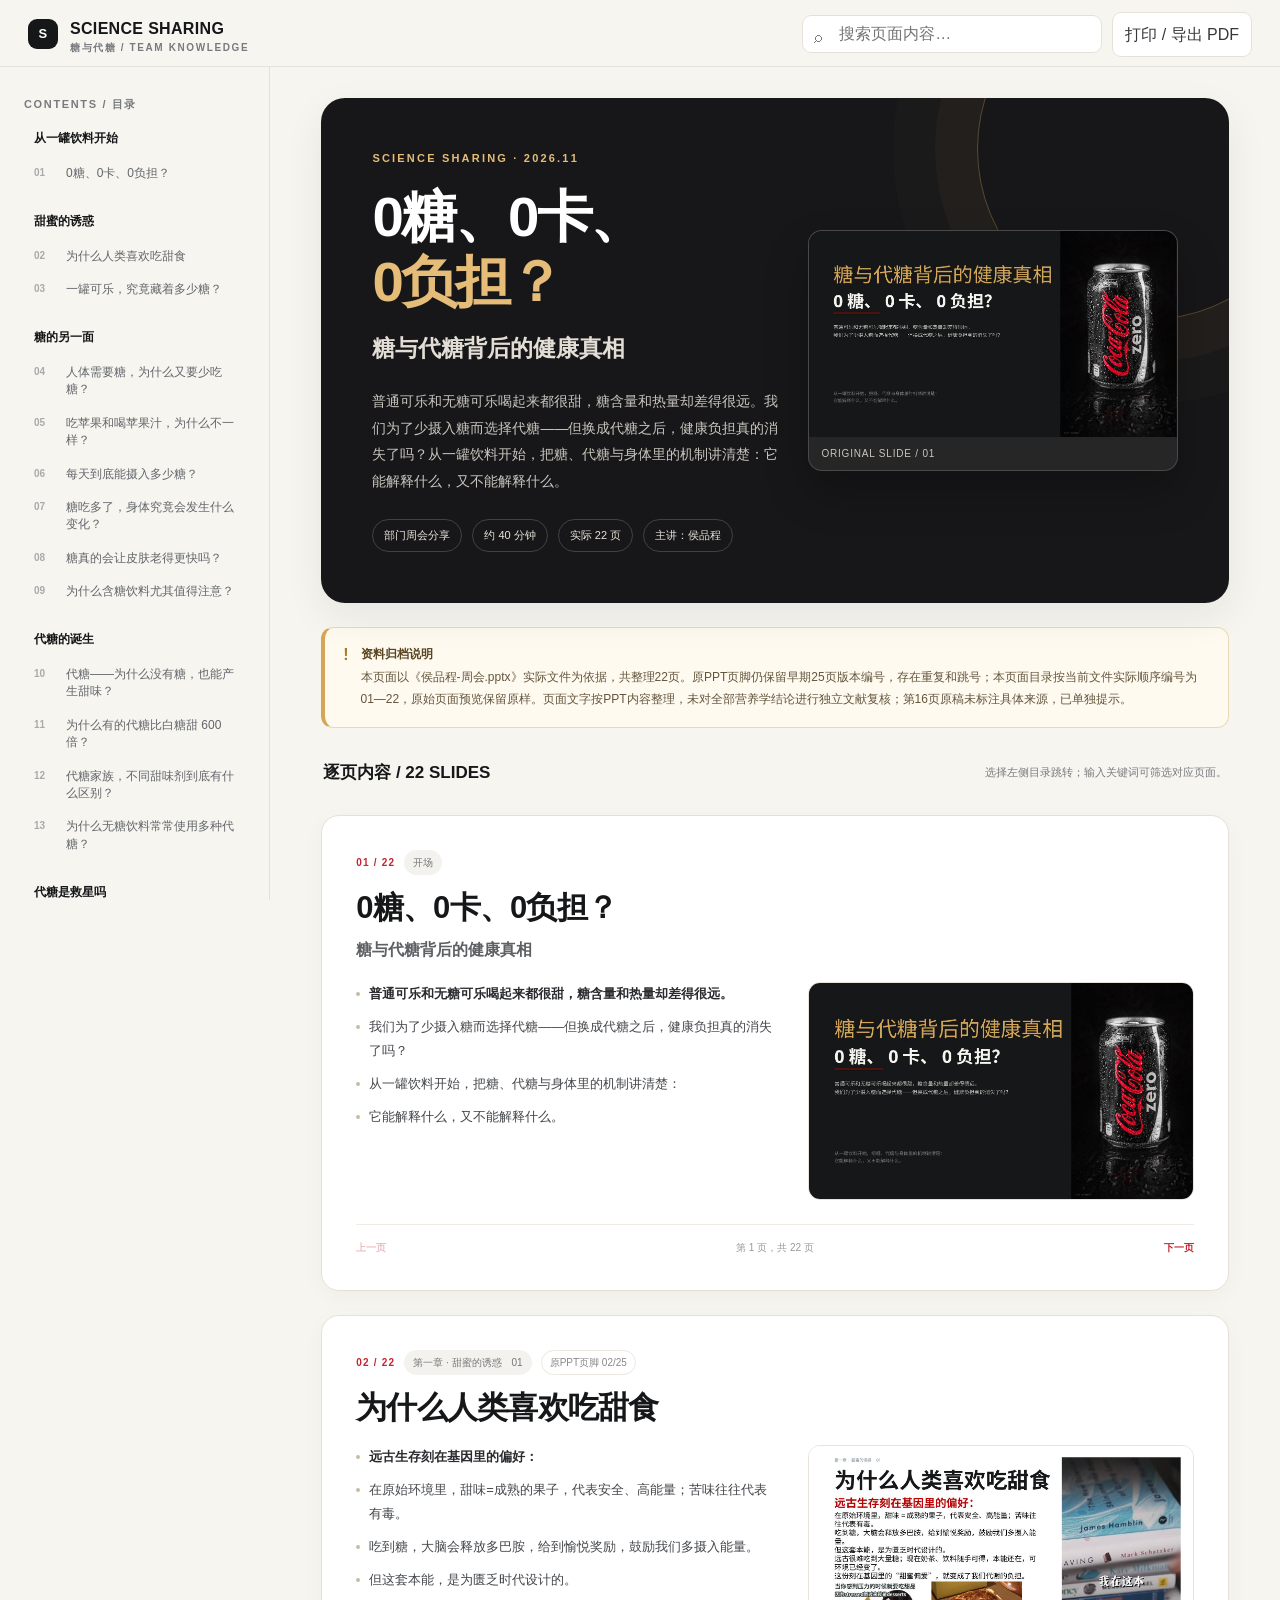
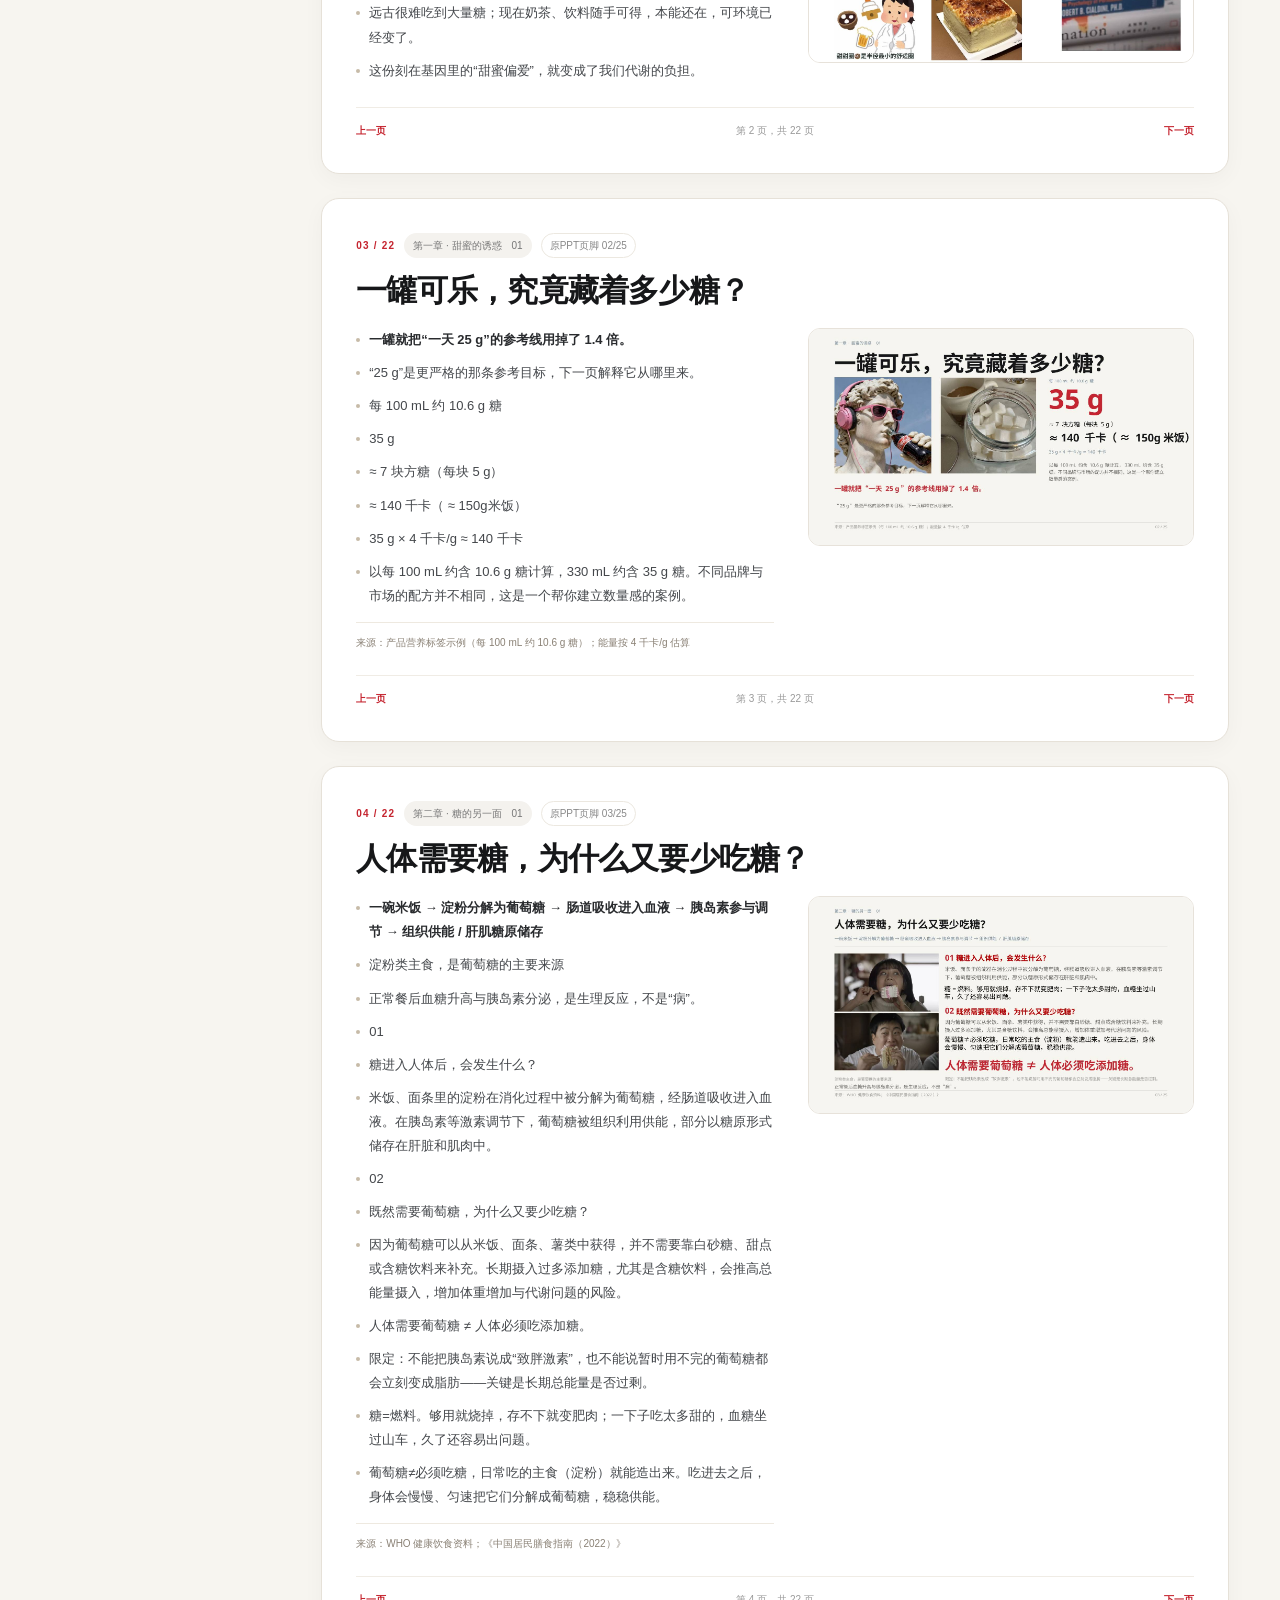
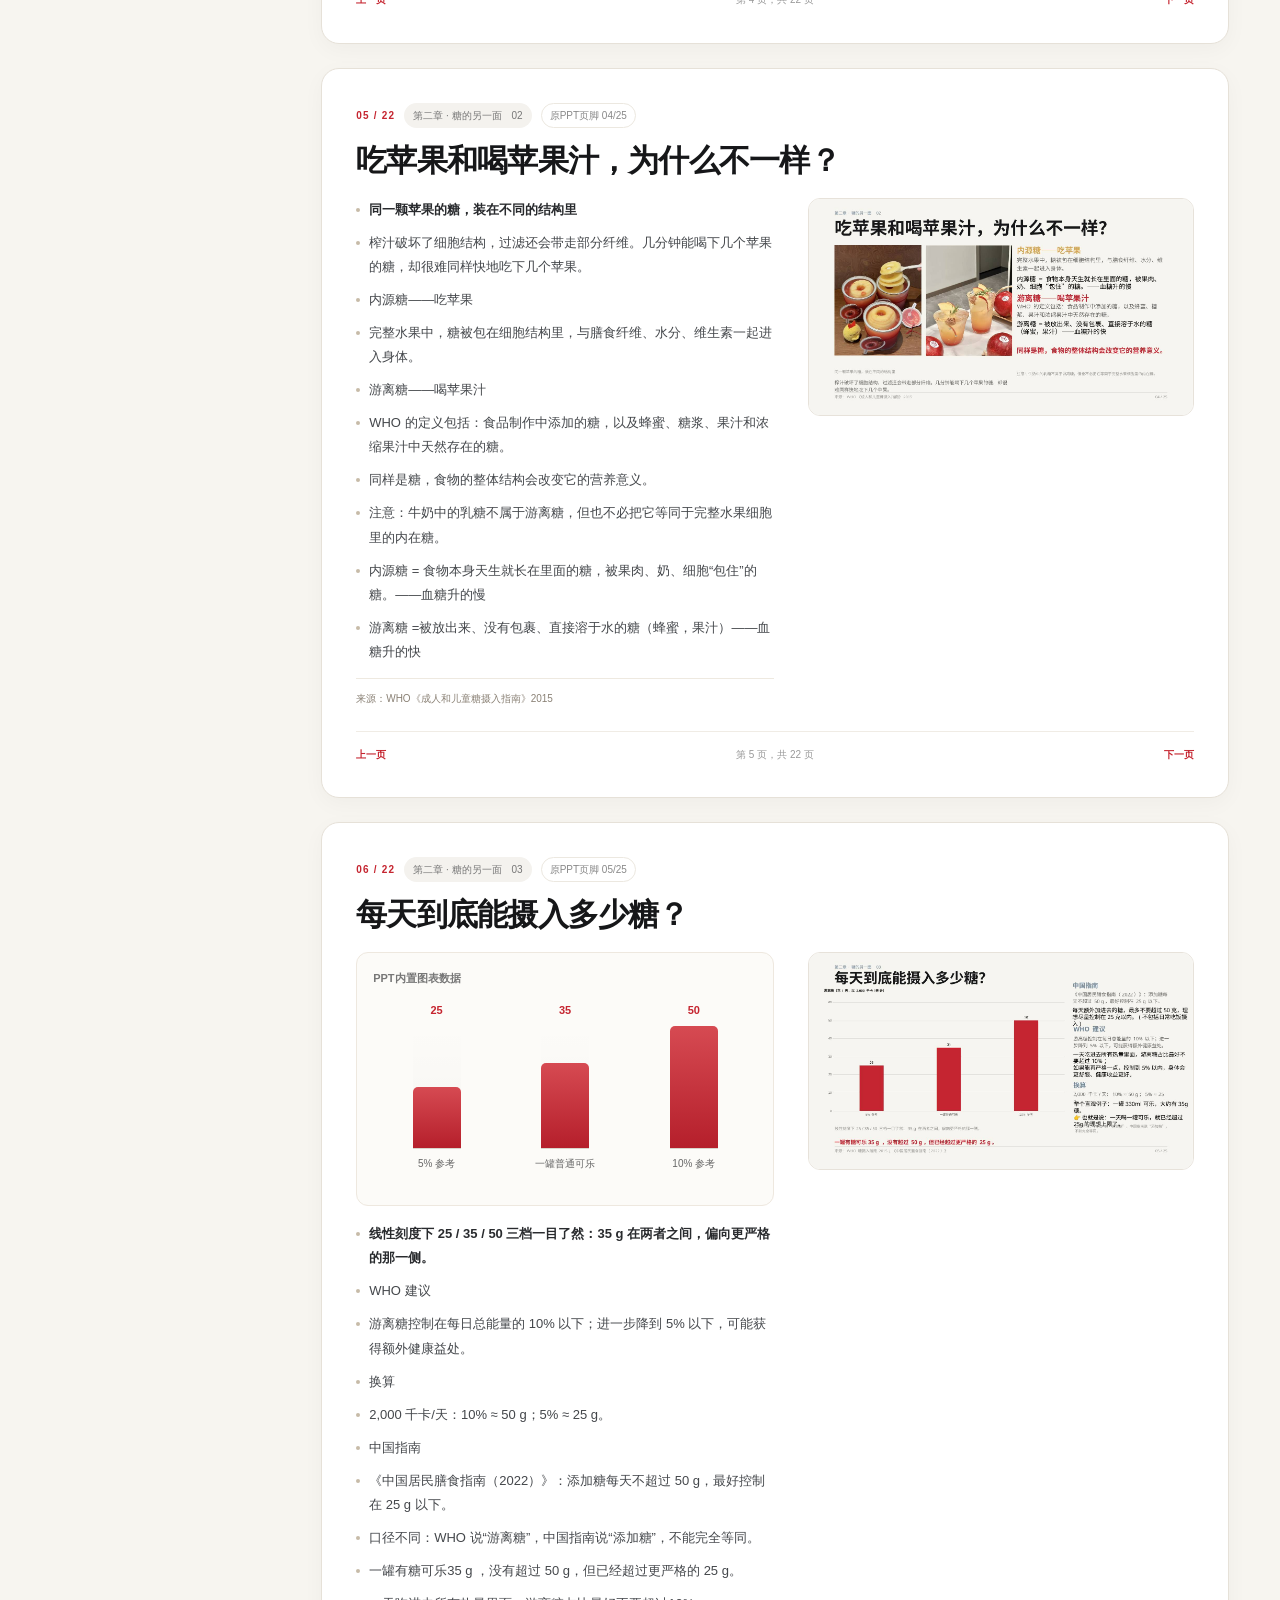
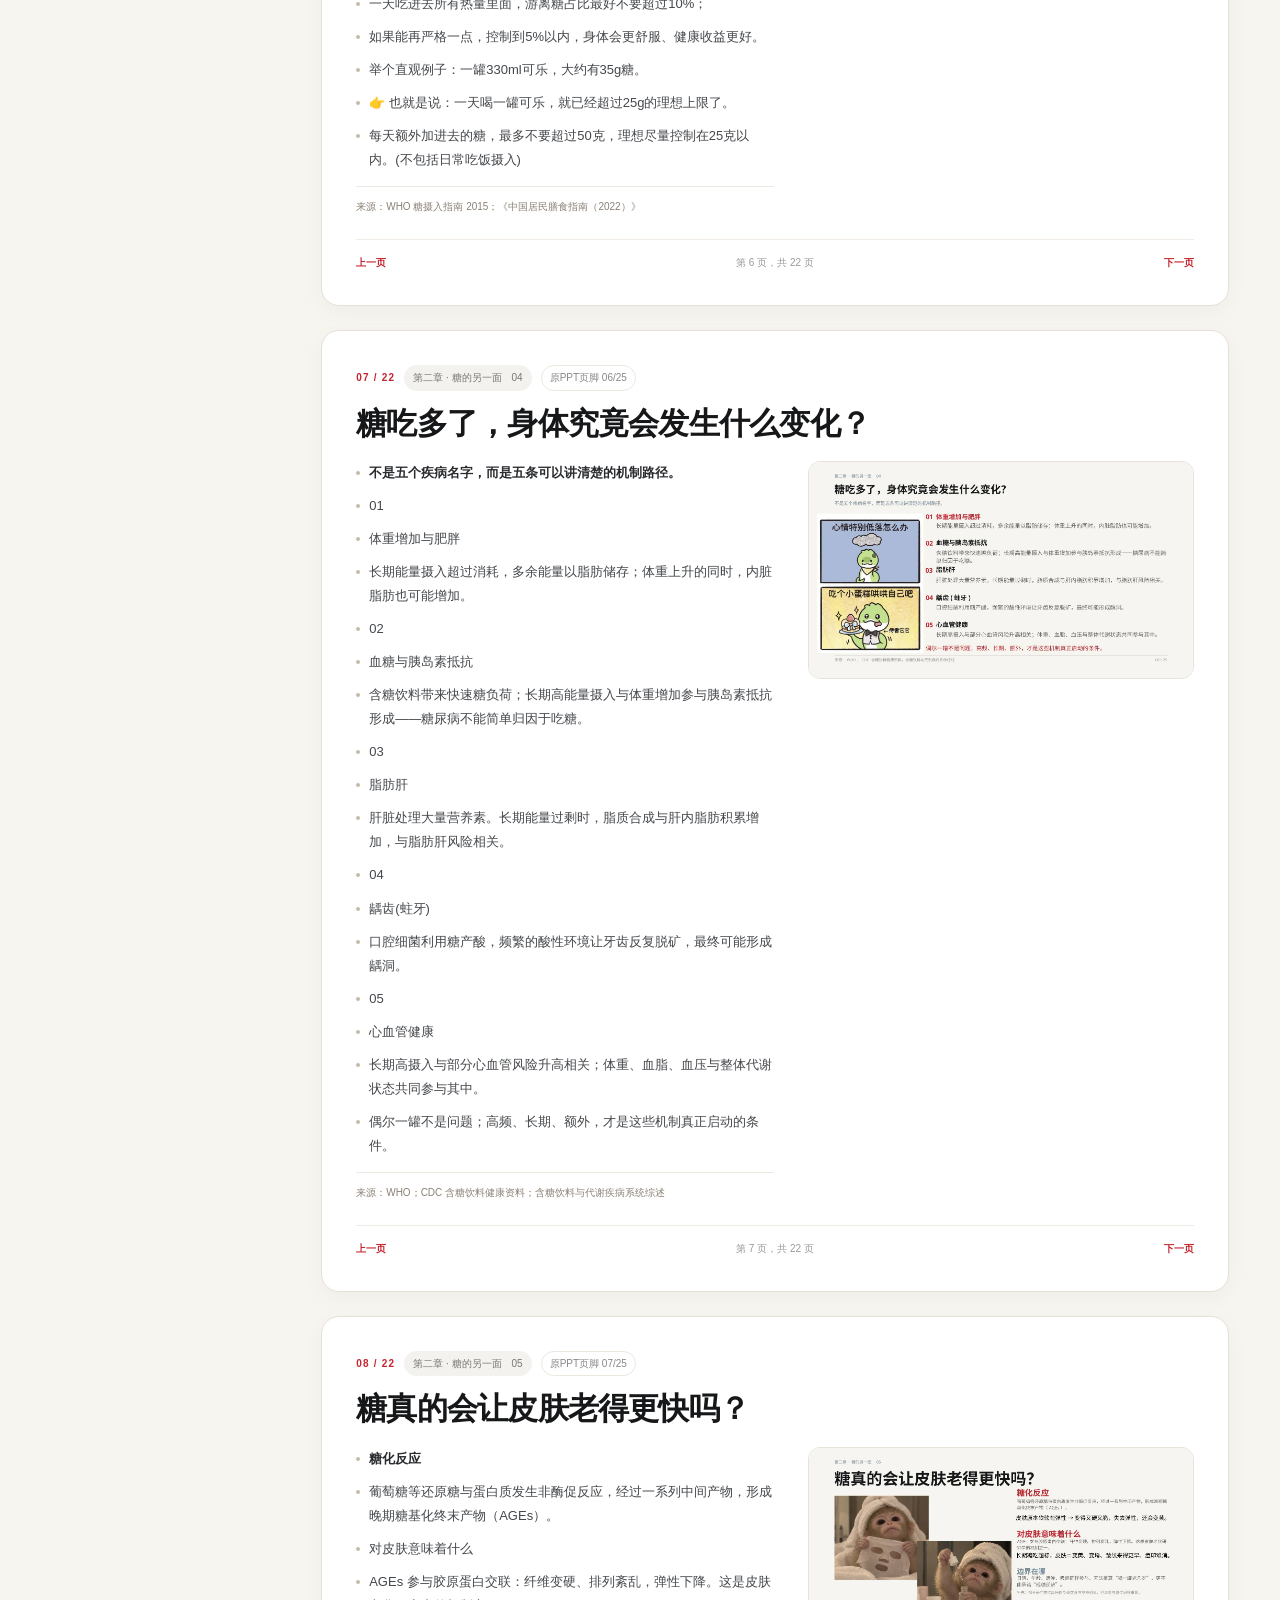
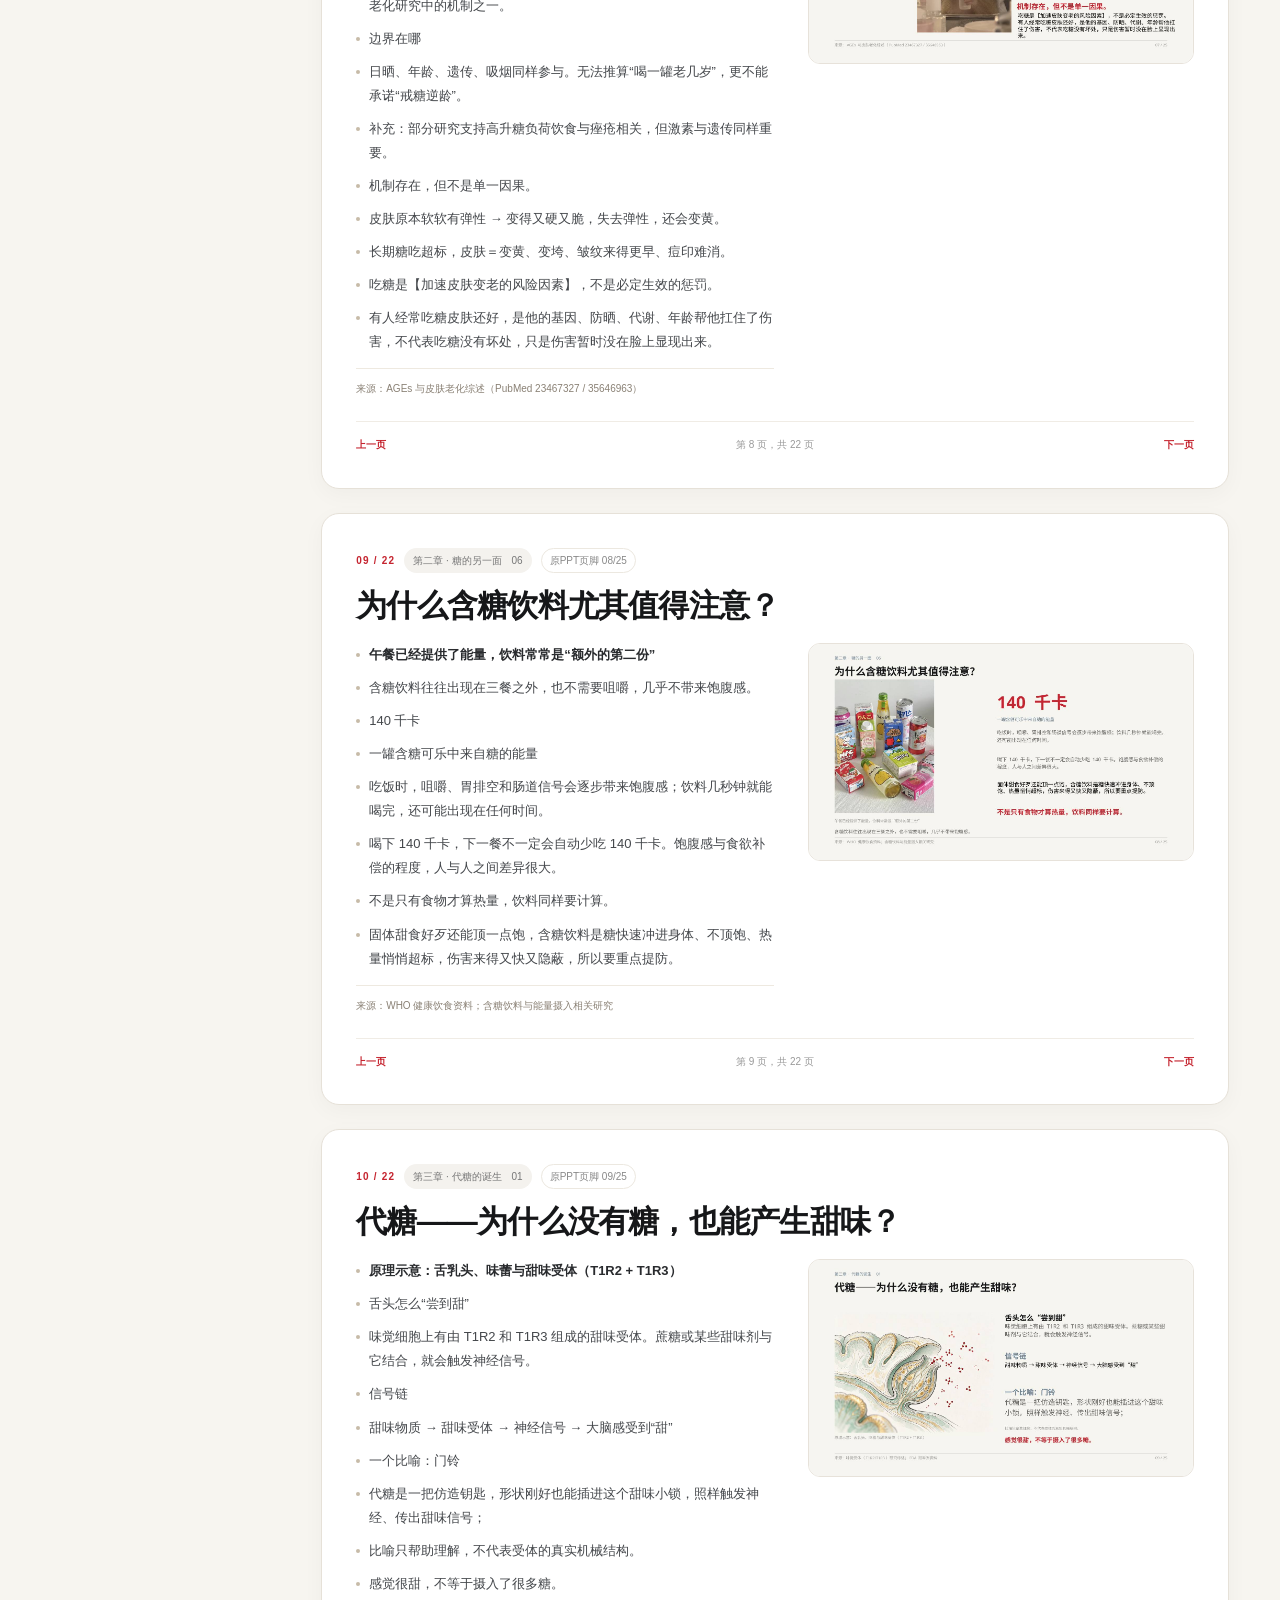
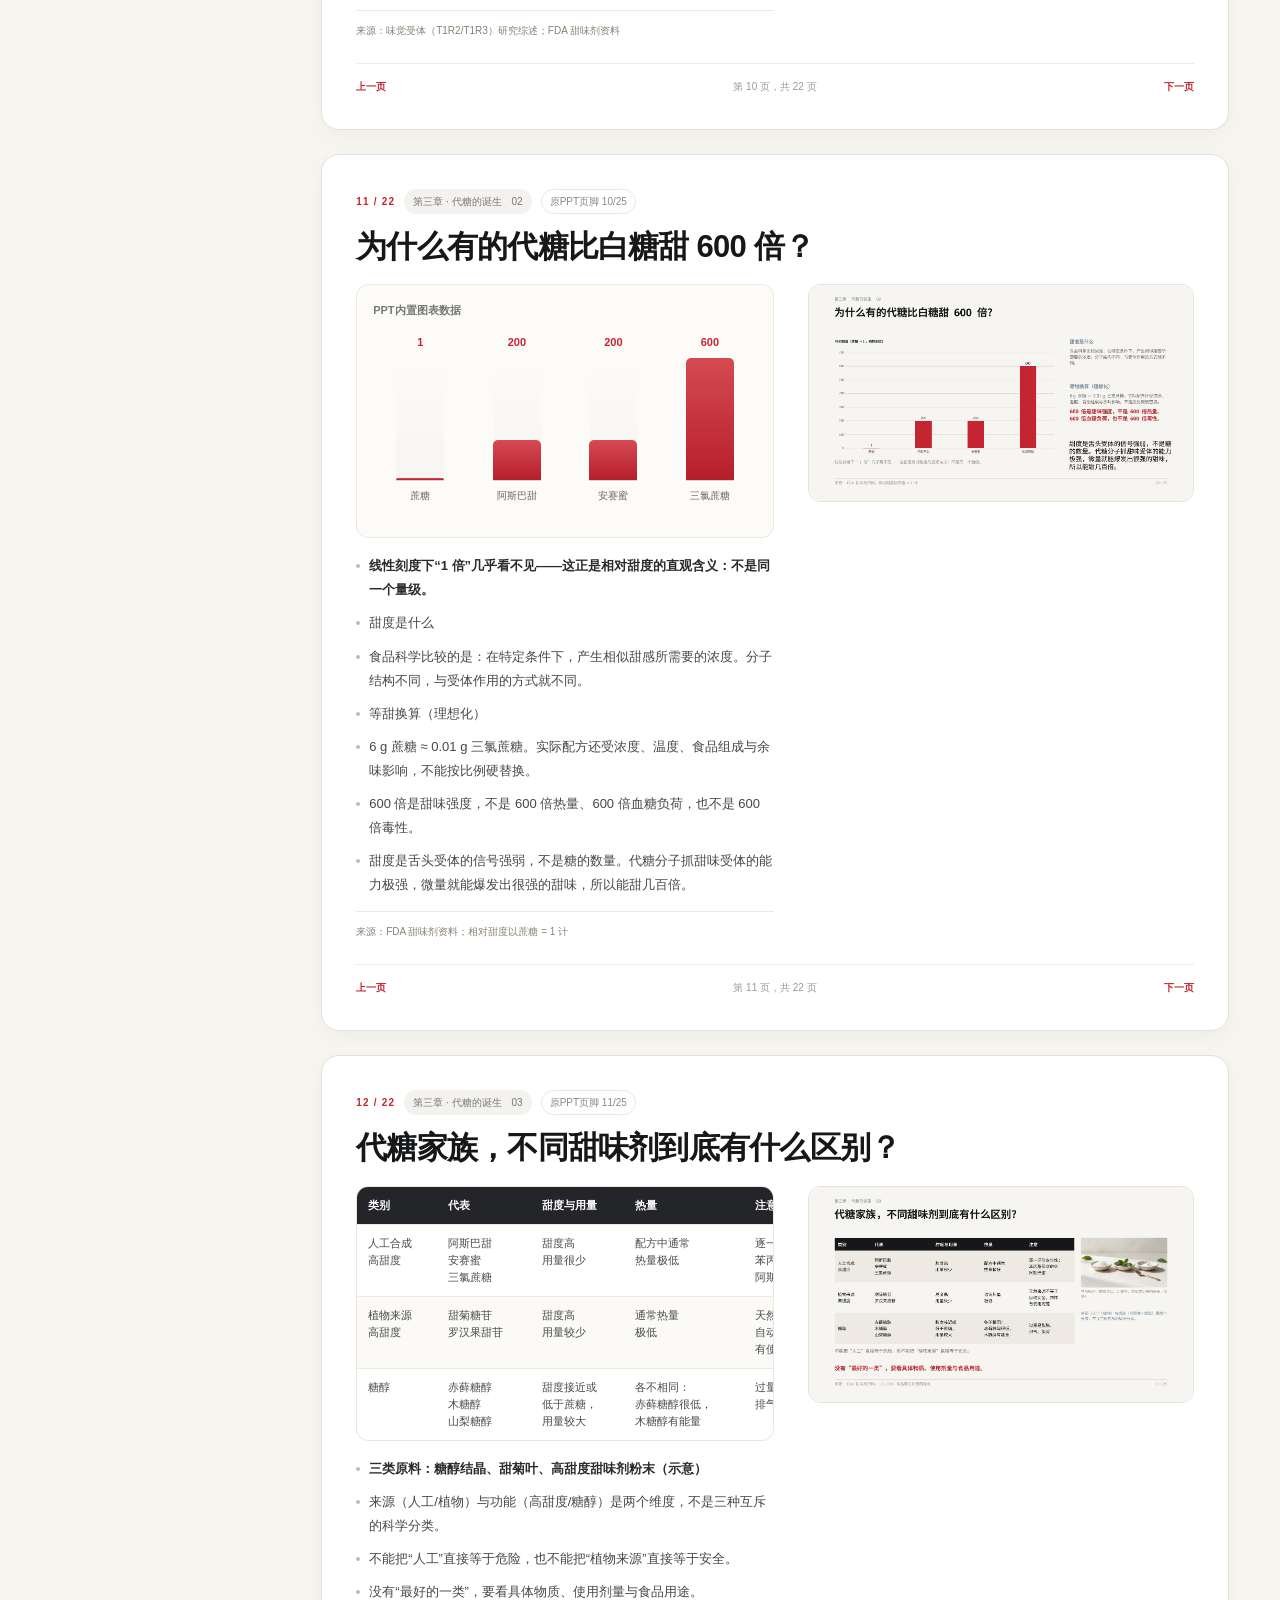
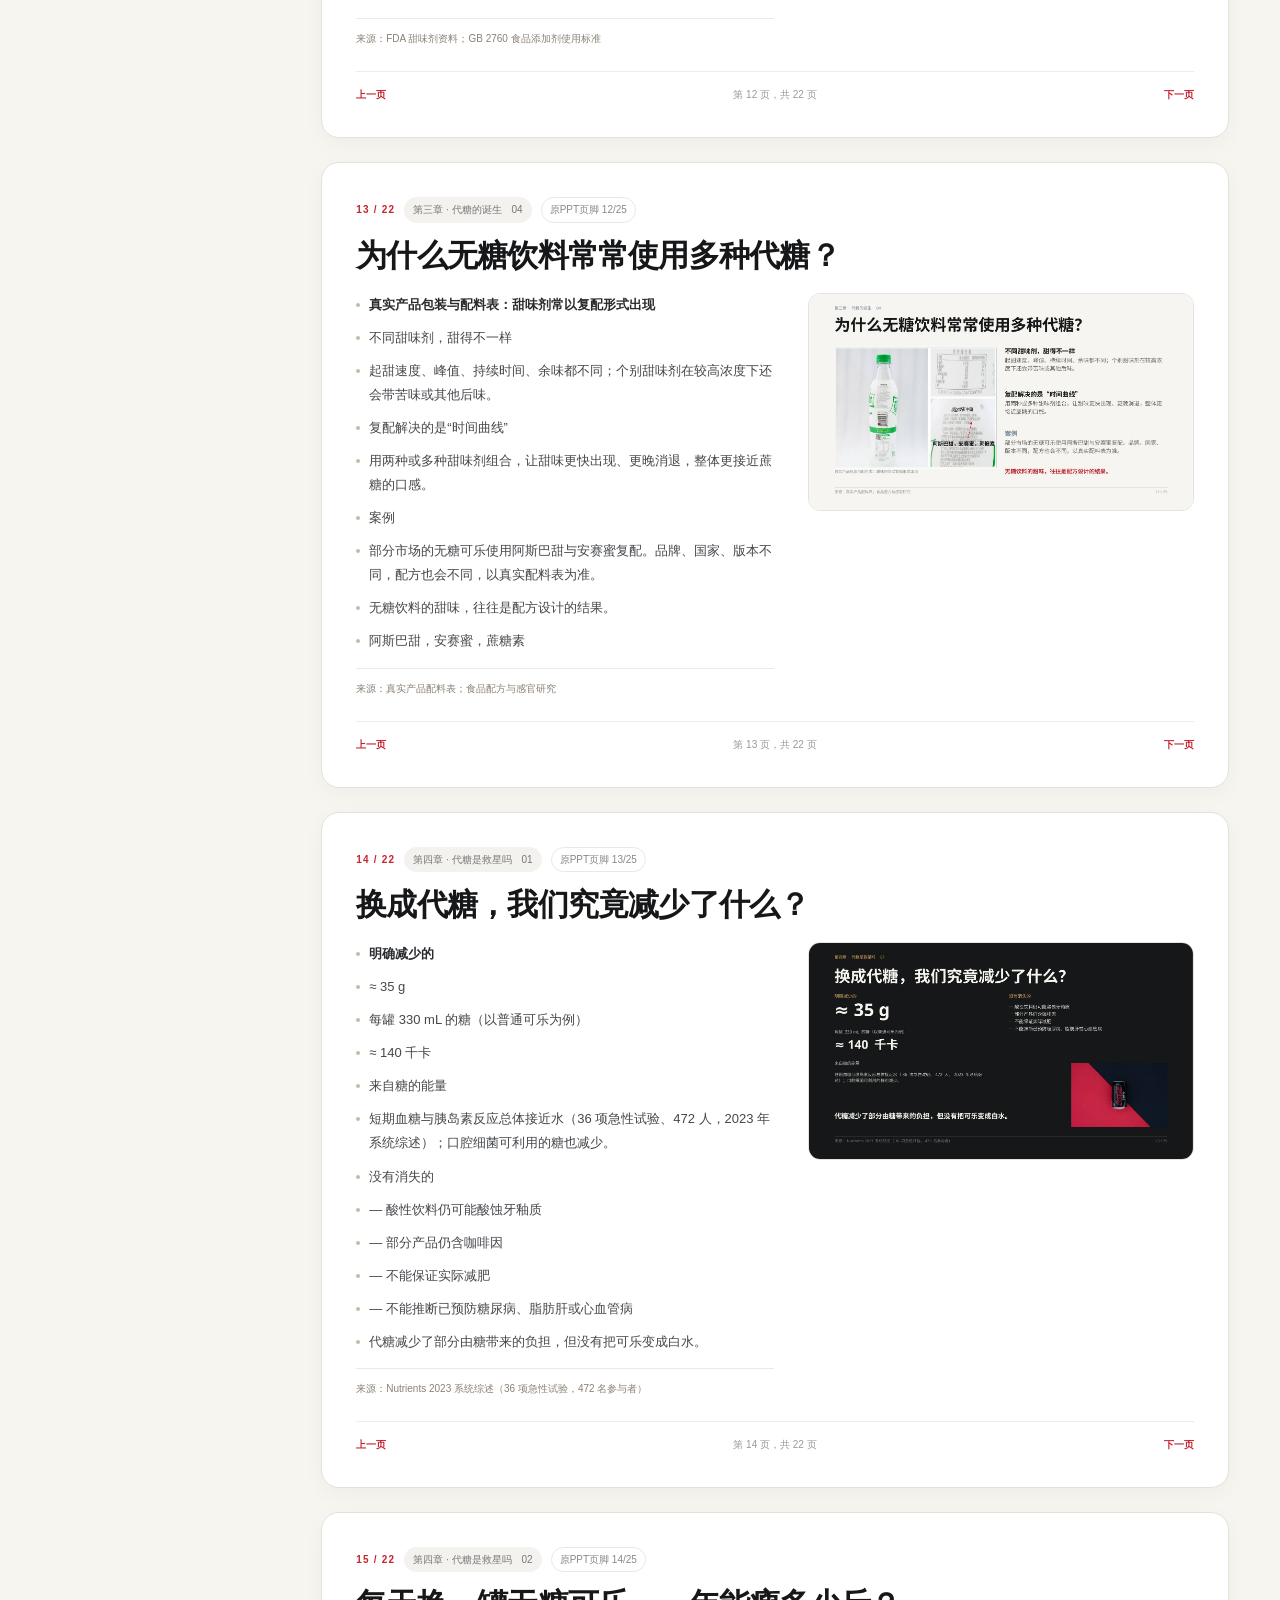
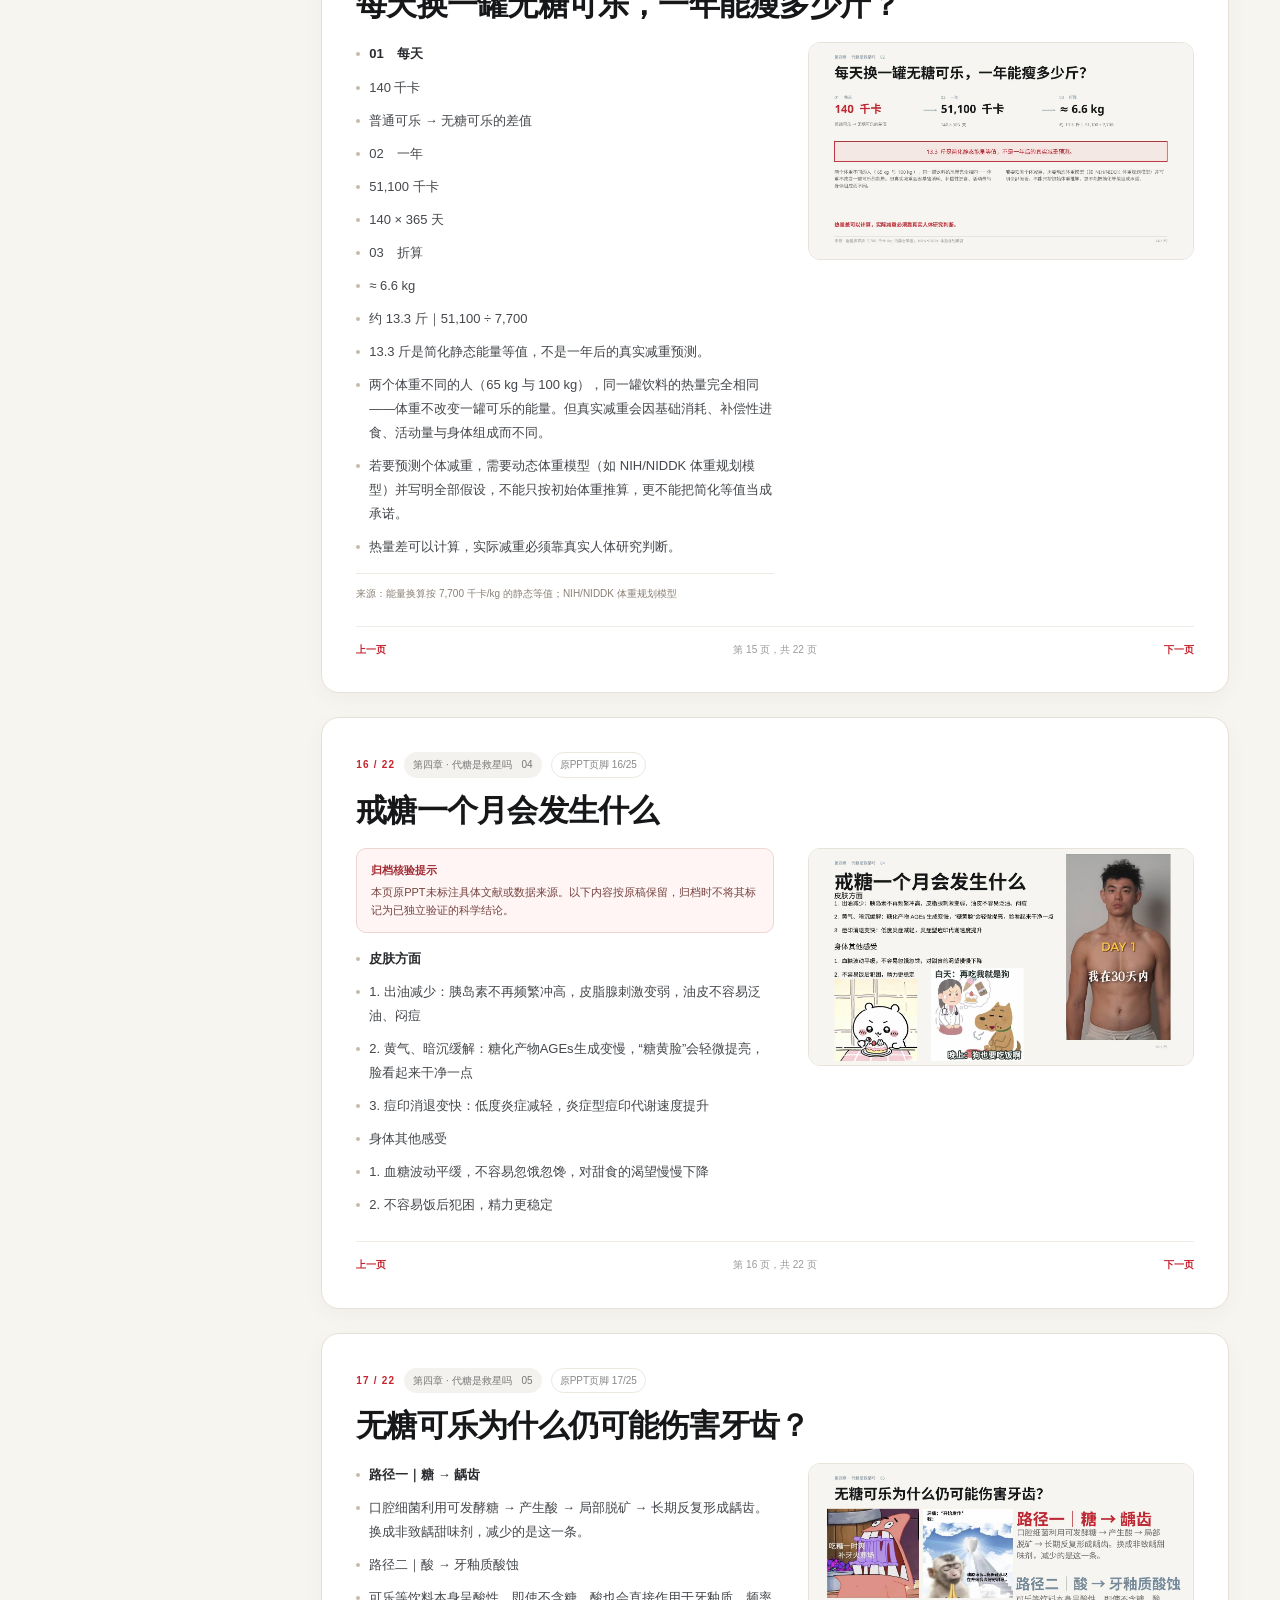
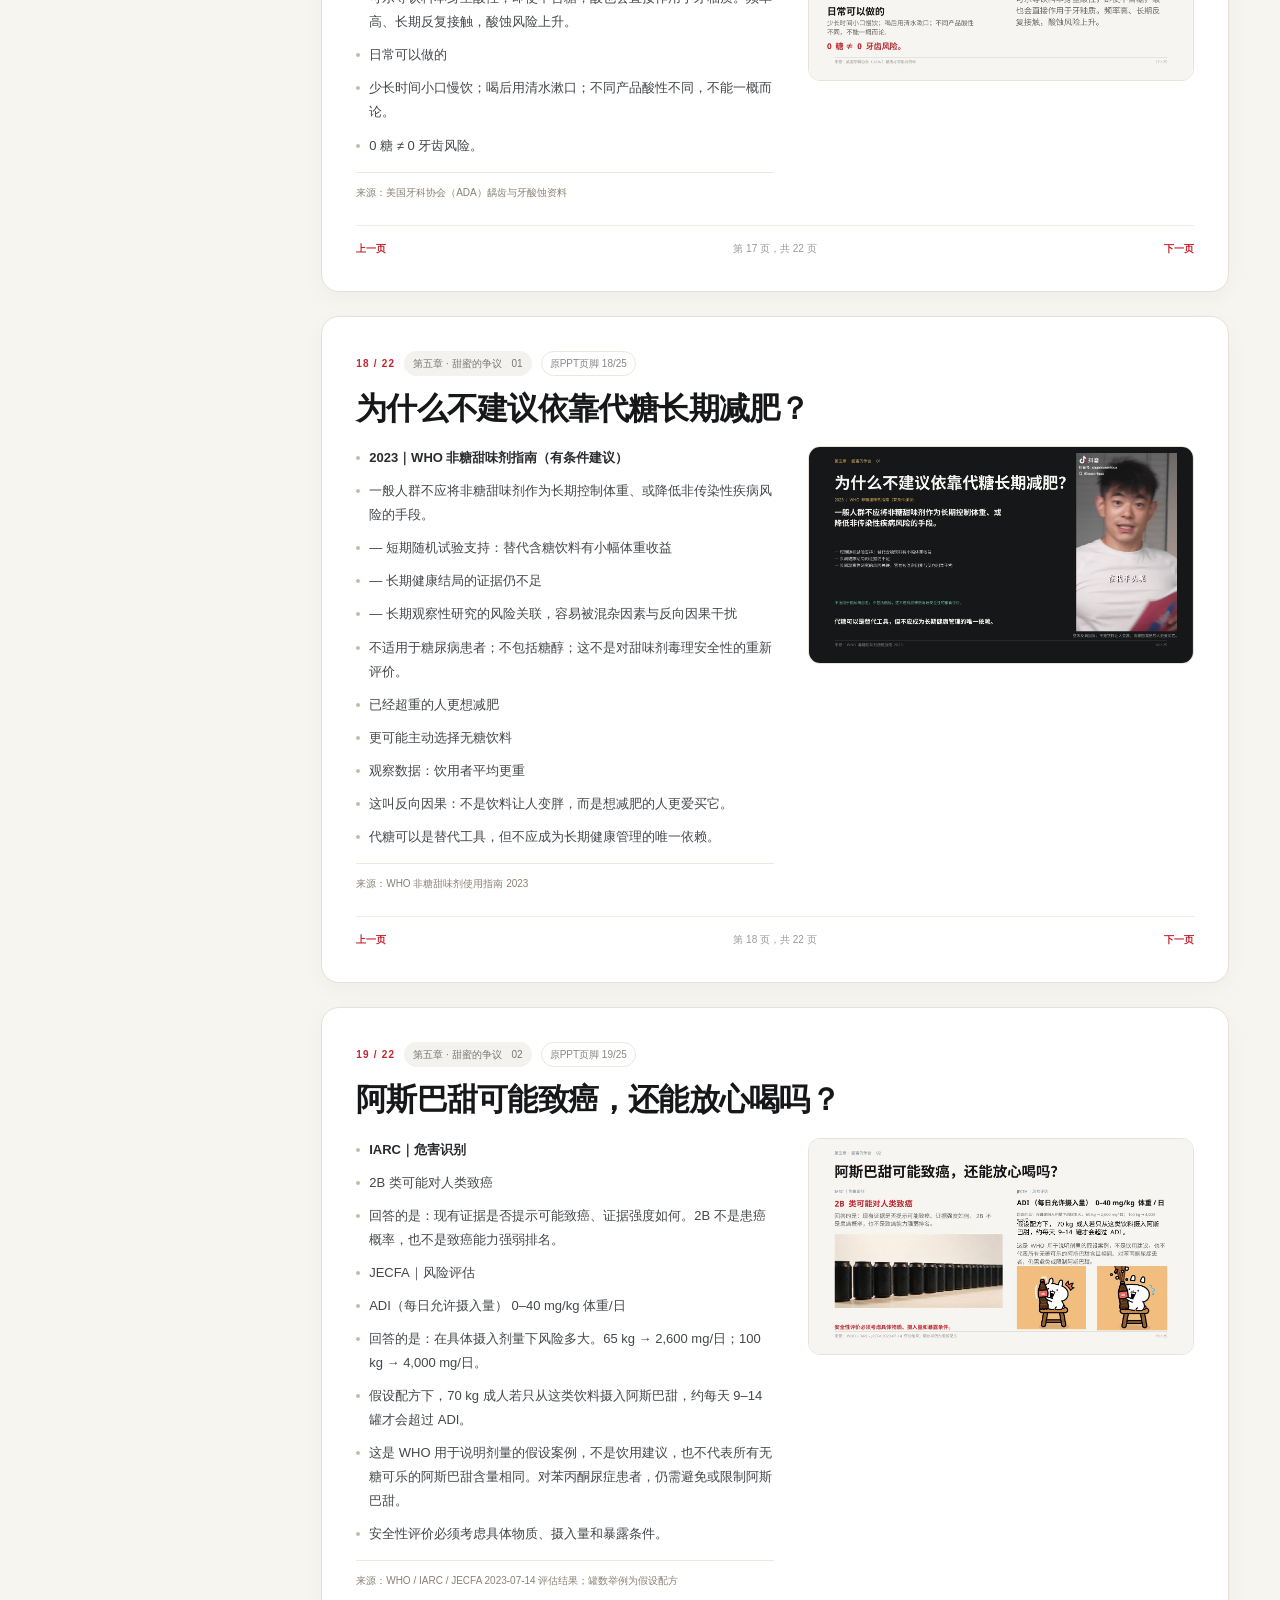
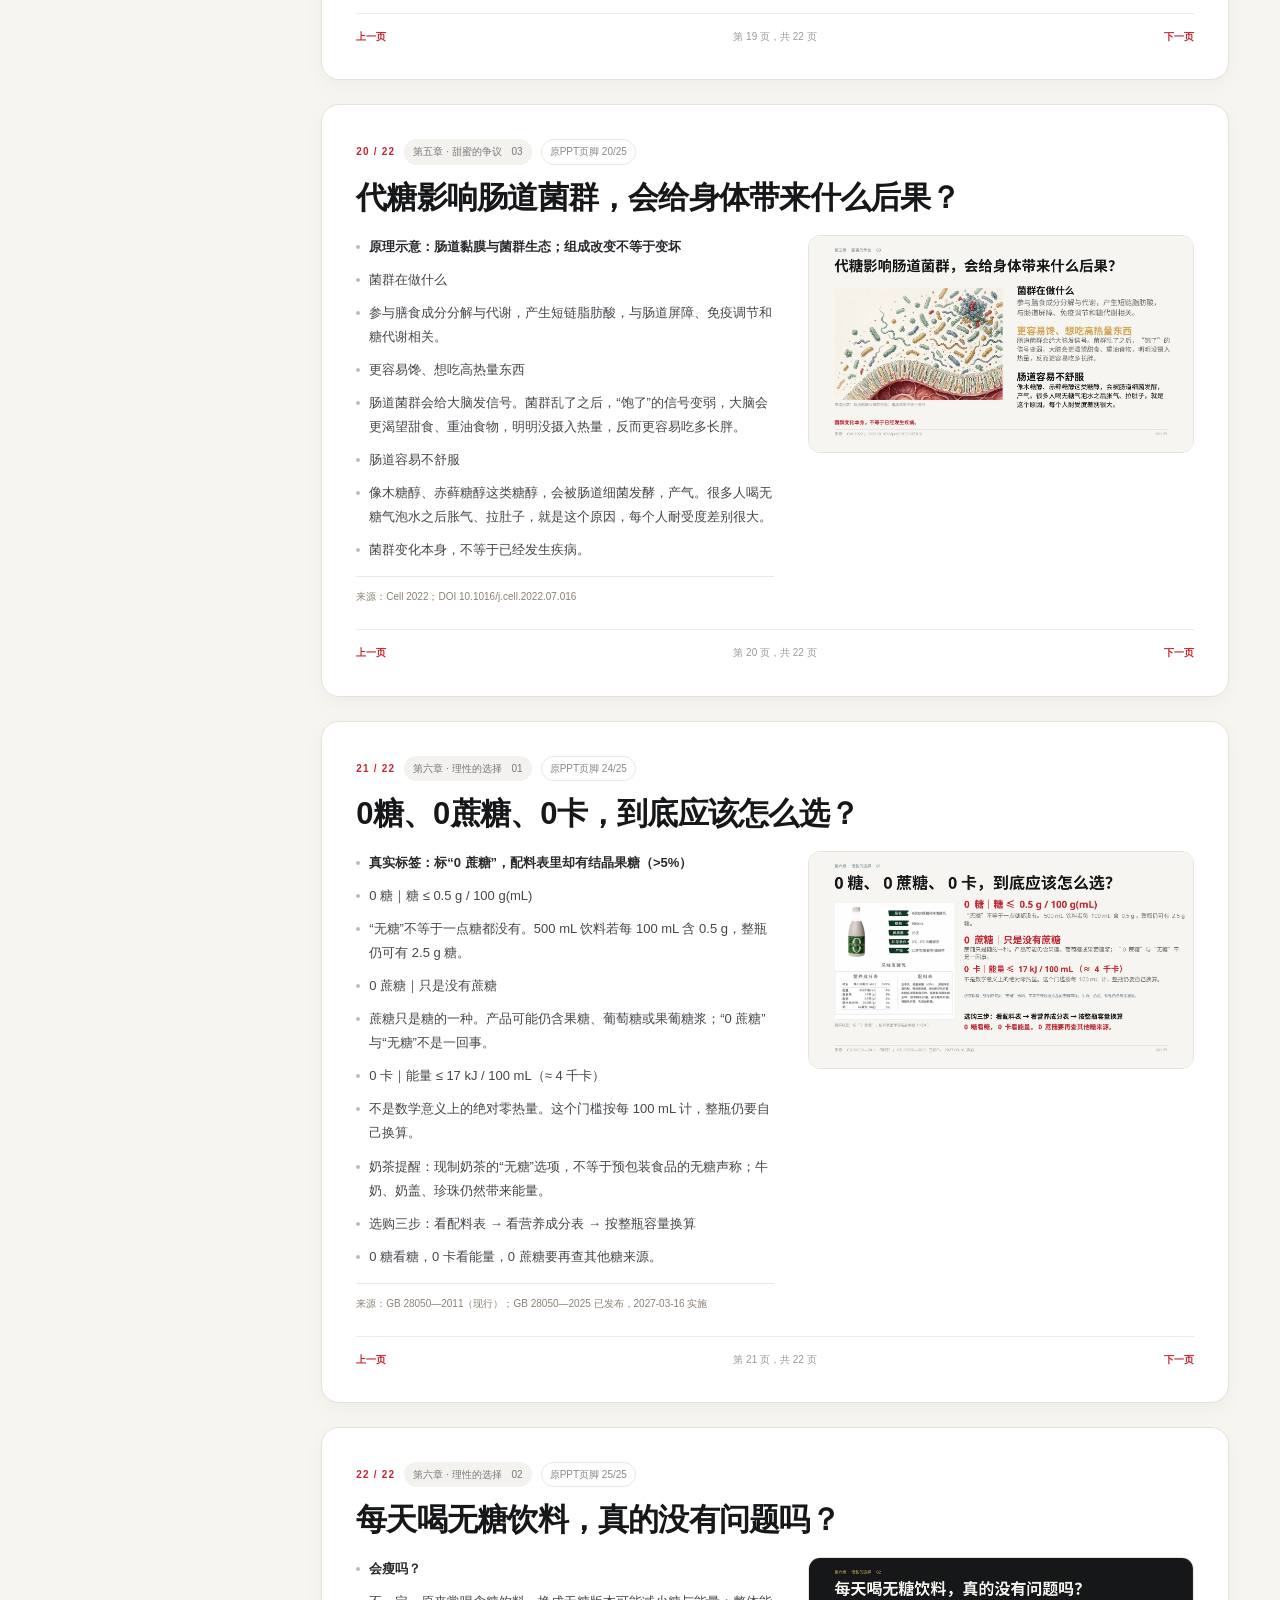
<file: design-sharing/糖与代糖背后的健康真相/index.html>
<!doctype html>
<html lang="zh-CN">
<head>
<meta charset="utf-8">
<meta name="viewport" content="width=device-width, initial-scale=1">
<meta name="theme-color" content="#f7f5f0">
<meta name="description" content="0糖、0卡、0负担？——糖与代糖背后的健康真相。部门周会分享资料，按实际22页PPT顺序整理。">
<title>0糖、0卡、0负担？——糖与代糖背后的健康真相</title>
<style>
:root{--paper:#f7f5f0;--surface:#fff;--ink:#161719;--text:#36383b;--muted:#777a7e;--line:#e6e1d8;--red:#c52530;--red-soft:#fff0ef;--gold:#d5a653;--shadow:0 14px 40px rgba(28,25,20,.07);--radius:18px;--sidebar:270px}
*{box-sizing:border-box}html{scroll-behavior:smooth;scroll-padding-top:88px}body{margin:0;background:var(--paper);color:var(--text);font-family:Inter,-apple-system,BlinkMacSystemFont,"Segoe UI","PingFang SC","Hiragino Sans GB","Microsoft YaHei",sans-serif;line-height:1.72}a{color:inherit;text-decoration:none}button,input{font:inherit}.progress{position:fixed;z-index:100;top:0;left:0;width:100%;height:3px;background:transparent}.progress>span{display:block;width:0;height:100%;background:var(--red)}.topbar{position:sticky;top:3px;z-index:50;height:64px;padding:0 28px;background:rgba(247,245,240,.92);backdrop-filter:blur(14px);border-bottom:1px solid rgba(22,23,25,.08);display:flex;align-items:center;justify-content:space-between;gap:20px}.brand{display:flex;align-items:center;gap:12px;font-weight:800;color:var(--ink);letter-spacing:.02em}.brand-mark{width:30px;height:30px;border-radius:9px;background:var(--ink);color:#fff;display:grid;place-items:center;font-size:13px;font-weight:900}.brand small{display:block;color:var(--muted);font-size:10px;font-weight:700;letter-spacing:.16em;line-height:1.2}.top-actions{display:flex;align-items:center;gap:10px}.search-wrap{position:relative}.search{width:min(300px,34vw);height:38px;border:1px solid var(--line);border-radius:9px;background:#fff;padding:0 12px 0 36px;outline:none;color:var(--ink)}.search:focus{border-color:var(--red);box-shadow:0 0 0 3px rgba(197,37,48,.09)}.search-icon{position:absolute;left:12px;top:8px;color:var(--muted)}.top-button{border:1px solid var(--line);border-radius:9px;background:#fff;padding:8px 12px;color:var(--text);cursor:pointer}.top-button:hover{border-color:#c9bfb1}.layout{display:grid;grid-template-columns:var(--sidebar) minmax(0,1fr);max-width:1600px;margin:0 auto}.sidebar{position:sticky;top:67px;height:calc(100vh - 67px);overflow:auto;padding:28px 18px 30px 24px;border-right:1px solid var(--line)}.sidebar-heading{font-size:11px;font-weight:800;letter-spacing:.15em;color:var(--muted);margin:0 0 14px}.nav-group{margin:0 0 22px}.nav-group-title{padding:0 10px 7px;font-size:12px;font-weight:800;color:var(--ink)}.nav-link{display:flex;align-items:flex-start;gap:9px;padding:7px 10px;margin:2px 0;border-radius:8px;font-size:12px;line-height:1.45;color:#62656a;transition:.18s}.nav-link span{flex:0 0 23px;color:#aaa;font-size:10px;font-weight:800;padding-top:1px}.nav-link:hover{background:#fff;color:var(--ink)}.nav-link.active{background:var(--red-soft);color:var(--red);font-weight:750}.nav-link.active span{color:var(--red)}.main{min-width:0;padding:34px clamp(18px,4vw,58px) 80px}.hero{position:relative;overflow:hidden;display:grid;grid-template-columns:1.05fr .95fr;gap:28px;align-items:center;padding:clamp(26px,4vw,54px);border-radius:24px;background:#171719;color:#fff;box-shadow:var(--shadow);margin-bottom:24px}.hero::after{content:"";position:absolute;right:-90px;top:-120px;width:340px;height:340px;border:1px solid rgba(213,166,83,.35);border-radius:50%;box-shadow:0 0 0 42px rgba(213,166,83,.035),0 0 0 84px rgba(213,166,83,.025);pointer-events:none}.eyebrow{margin:0 0 16px;color:#e4bd79;font-size:11px;font-weight:800;letter-spacing:.2em}.hero h1{max-width:700px;margin:0;font-size:clamp(32px,4.4vw,58px);line-height:1.16;letter-spacing:-.045em;color:#fff}.hero h1 em{font-style:normal;color:#e5bd78}.hero-subtitle{margin:14px 0 0;color:#e2ded6;font-size:clamp(17px,2vw,23px);font-weight:650}.hero-desc{max-width:610px;margin:20px 0 0;color:#c9c5be;font-size:14px;line-height:1.9}.hero-stats{display:flex;flex-wrap:wrap;gap:10px;margin-top:24px}.stat-chip{border:1px solid rgba(255,255,255,.18);border-radius:999px;padding:6px 11px;color:#e9e4da;font-size:11px}.hero-preview{position:relative;z-index:1;border:1px solid rgba(255,255,255,.16);border-radius:14px;overflow:hidden;background:#262626;box-shadow:0 22px 44px rgba(0,0,0,.24)}.hero-preview img{display:block;width:100%;height:auto}.hero-preview-label{padding:8px 12px;color:#c9c5be;font-size:10px;letter-spacing:.08em}.archive-note{display:flex;gap:12px;align-items:flex-start;padding:16px 18px;margin:0 0 30px;border:1px solid #ead8b7;border-left:4px solid var(--gold);border-radius:12px;background:#fffaf0;color:#62543c;font-size:12px;line-height:1.8}.archive-note strong{display:block;color:#59451f;margin-bottom:2px}.archive-note .note-mark{font-weight:900;color:#a8792e;font-size:16px;line-height:1.4}.contents-strip{display:flex;align-items:center;justify-content:space-between;gap:12px;margin:0 0 28px;padding:0 2px}.contents-strip h2{margin:0;color:var(--ink);font-size:17px}.contents-strip p{margin:0;color:var(--muted);font-size:11px}.slide-card{scroll-margin-top:84px;background:var(--surface);border:1px solid var(--line);border-radius:var(--radius);padding:clamp(20px,3vw,34px);margin:0 0 24px;box-shadow:0 6px 22px rgba(35,30,22,.035)}.slide-meta{display:flex;flex-wrap:wrap;align-items:center;gap:9px;margin-bottom:13px}.slide-number{font-size:10px;font-weight:900;letter-spacing:.12em;color:var(--red)}.slide-section{font-size:10px;color:#777;background:#f4f2ee;border-radius:999px;padding:4px 9px}.original-page{font-size:10px;color:#888;border:1px solid #ece8e0;border-radius:999px;padding:3px 8px}.slide-card h2{margin:0 0 17px;color:var(--ink);font-size:clamp(22px,2.5vw,31px);line-height:1.3;letter-spacing:-.025em}.cover-subtitle{font-size:16px;font-weight:700;color:#5e6064;margin:-9px 0 18px}.slide-layout{display:grid;grid-template-columns:minmax(0,1.04fr) minmax(300px,.96fr);gap:clamp(18px,3vw,34px);align-items:start}.slide-copy{min-width:0}.body-content{display:grid;gap:9px}.body-line{margin:0;padding:0 0 0 13px;position:relative;font-size:13px;line-height:1.85;color:#44474b;white-space:pre-line}.body-line::before{content:"";position:absolute;left:0;top:.77em;width:4px;height:4px;border-radius:50%;background:#c7bba8}.body-line:first-child{font-weight:650;color:#292b2e}.source-line{margin-top:14px;padding-top:11px;border-top:1px solid #eee9e0;color:#8a8175;font-size:10px;line-height:1.7}.slide-visual{position:sticky;top:88px;min-width:0}.preview-button{position:relative;display:block;width:100%;padding:0;border:1px solid #e7e2da;border-radius:12px;overflow:hidden;background:#f0eee9;cursor:zoom-in;text-align:left}.preview-button img{display:block;width:100%;height:auto}.preview-hint{position:absolute;right:10px;bottom:10px;padding:5px 9px;border-radius:999px;background:rgba(22,23,25,.78);color:#fff;font-size:10px;opacity:0;transition:.2s}.preview-button:hover .preview-hint{opacity:1}.chart-card{padding:16px 16px 14px;margin:0 0 16px;border:1px solid #eee8df;border-radius:12px;background:#fcfbf8}.chart-heading{font-size:11px;font-weight:800;color:#777;margin-bottom:13px}.bar-chart{height:190px;display:flex;align-items:stretch;justify-content:space-around;gap:10px;padding:0 4px}.bar-item{flex:1;min-width:0;display:flex;flex-direction:column;align-items:center;justify-content:flex-end}.bar-value{font-size:11px;font-weight:850;color:var(--red);margin-bottom:6px}.bar-track{width:min(48px,70%);height:128px;display:flex;align-items:flex-end;border-bottom:1px solid #d9d4cb;background:linear-gradient(to top,rgba(0,0,0,.025),transparent)}.bar-fill{width:100%;background:linear-gradient(180deg,#d64a52,#b51f2b);border-radius:5px 5px 0 0;min-height:2px}.bar-label{min-height:34px;margin-top:8px;text-align:center;font-size:10px;line-height:1.35;color:#666}.table-wrap{overflow:auto;margin:0 0 16px;border:1px solid #ece6dd;border-radius:12px}.data-table{width:100%;border-collapse:collapse;font-size:11px;line-height:1.55;min-width:520px}.data-table th{background:#242528;color:#fff;text-align:left;font-weight:750;padding:10px 11px}.data-table td{padding:10px 11px;vertical-align:top;border-top:1px solid #eee9e0;color:#484a4d}.data-table tr:nth-child(odd) td{background:#fbfaf7}.source-warning{margin:0 0 14px;padding:12px 14px;border:1px solid #edd5d2;border-radius:10px;background:#fff5f4;color:#75423f;font-size:11px;line-height:1.7}.source-warning strong{display:block;margin-bottom:3px;color:#a12d35}.slide-controls{display:flex;align-items:center;justify-content:space-between;gap:12px;margin-top:24px;padding-top:14px;border-top:1px solid #f0ece5;color:#999;font-size:10px}.slide-controls a{color:var(--red);font-weight:750}.slide-controls a[aria-disabled="true"]{opacity:.3;pointer-events:none}.end-note{padding:28px;border-radius:18px;background:#1a1a1c;color:#eae6df;margin-top:34px}.end-note h2{margin:0 0 10px;color:#fff;font-size:21px}.end-note p{margin:7px 0;color:#c9c4bc;font-size:12px;line-height:1.8}.footer{padding:28px 0 10px;color:#98938a;text-align:center;font-size:10px}.empty-state{display:none;padding:40px 20px;text-align:center;color:#888}.lightbox{position:fixed;inset:0;z-index:200;background:rgba(12,13,15,.92);display:none;align-items:center;justify-content:center;padding:28px}.lightbox.open{display:flex}.lightbox img{max-width:min(96vw,1500px);max-height:90vh;object-fit:contain;box-shadow:0 20px 70px rgba(0,0,0,.45)}.lightbox-close{position:absolute;right:22px;top:16px;border:1px solid rgba(255,255,255,.3);background:rgba(255,255,255,.1);color:#fff;border-radius:999px;padding:8px 12px;cursor:pointer}.mobile-nav-toggle{display:none}
@media(max-width:1050px){:root{--sidebar:230px}.slide-layout{grid-template-columns:1fr}.slide-visual{position:static;max-width:760px}.hero{grid-template-columns:1fr .8fr}}
@media(max-width:760px){.topbar{height:58px;padding:0 14px}.brand{font-size:13px}.brand small{font-size:8px}.search{width:38vw;max-width:190px;height:35px}.top-button{display:none}.layout{display:block}.sidebar{position:sticky;top:61px;z-index:40;height:auto;max-height:0;overflow:hidden;padding:0 14px;border:0;background:rgba(247,245,240,.98);transition:max-height .25s ease}.sidebar.open{max-height:56vh;overflow:auto;padding:12px 14px 18px;border-bottom:1px solid var(--line)}.mobile-nav-toggle{display:inline-flex;border:1px solid var(--line);background:#fff;border-radius:8px;padding:7px 9px;color:#555;font-size:11px}.main{padding:18px 12px 50px}.hero{grid-template-columns:1fr;padding:25px 20px;gap:20px;border-radius:18px}.hero h1{font-size:38px}.hero-preview{max-width:560px}.archive-note{font-size:11px;padding:12px}.contents-strip{align-items:flex-start;flex-direction:column;gap:3px}.slide-card{padding:18px 15px;border-radius:14px;margin-bottom:14px}.slide-card h2{font-size:23px}.body-line{font-size:12px}.slide-layout{gap:18px}.slide-visual{max-width:none}.bar-chart{height:165px}.bar-track{height:105px}.lightbox{padding:10px}}
@media print{body{background:#fff}.topbar,.sidebar,.progress,.top-actions,.slide-controls,.preview-hint{display:none!important}.layout{display:block}.main{padding:0}.hero{grid-template-columns:1fr;padding:24px;margin-bottom:14px}.hero-preview{max-width:480px}.hero,.slide-card,.end-note{break-inside:avoid;box-shadow:none}.slide-card{border:1px solid #ddd}.slide-layout{grid-template-columns:1fr}.slide-visual{position:static;max-width:100%}.preview-button img{width:100%}.empty-state{display:none!important}}
</style>
</head>
<body>
<div class="progress"><span id="progressFill"></span></div>
<header class="topbar">
  <div class="brand"><div class="brand-mark">S</div><div>SCIENCE SHARING<small>糖与代糖 / TEAM KNOWLEDGE</small></div></div>
  <div class="top-actions">
    <button class="mobile-nav-toggle" id="navToggle" type="button">目录</button>
    <label class="search-wrap"><span class="search-icon">⌕</span><input class="search" id="searchInput" type="search" placeholder="搜索页面内容…" aria-label="搜索页面内容"></label>
    <button class="top-button" type="button" onclick="window.print()">打印 / 导出 PDF</button>
  </div>
</header>
<div class="layout">
  <aside class="sidebar" id="sidebar">
    <p class="sidebar-heading">CONTENTS / 目录</p>
    <div class="nav-group"><div class="nav-group-title">从一罐饮料开始</div><a class="nav-link" href="#p01" data-slide="1"><span>01</span>0糖、0卡、0负担？</a></div><div class="nav-group"><div class="nav-group-title">甜蜜的诱惑</div><a class="nav-link" href="#p02" data-slide="2"><span>02</span>为什么人类喜欢吃甜食</a><a class="nav-link" href="#p03" data-slide="3"><span>03</span>一罐可乐，究竟藏着多少糖？</a></div><div class="nav-group"><div class="nav-group-title">糖的另一面</div><a class="nav-link" href="#p04" data-slide="4"><span>04</span>人体需要糖，为什么又要少吃糖？</a><a class="nav-link" href="#p05" data-slide="5"><span>05</span>吃苹果和喝苹果汁，为什么不一样？</a><a class="nav-link" href="#p06" data-slide="6"><span>06</span>每天到底能摄入多少糖？</a><a class="nav-link" href="#p07" data-slide="7"><span>07</span>糖吃多了，身体究竟会发生什么变化？</a><a class="nav-link" href="#p08" data-slide="8"><span>08</span>糖真的会让皮肤老得更快吗？</a><a class="nav-link" href="#p09" data-slide="9"><span>09</span>为什么含糖饮料尤其值得注意？</a></div><div class="nav-group"><div class="nav-group-title">代糖的诞生</div><a class="nav-link" href="#p10" data-slide="10"><span>10</span>代糖——为什么没有糖，也能产生甜味？</a><a class="nav-link" href="#p11" data-slide="11"><span>11</span>为什么有的代糖比白糖甜 600 倍？</a><a class="nav-link" href="#p12" data-slide="12"><span>12</span>代糖家族，不同甜味剂到底有什么区别？</a><a class="nav-link" href="#p13" data-slide="13"><span>13</span>为什么无糖饮料常常使用多种代糖？</a></div><div class="nav-group"><div class="nav-group-title">代糖是救星吗</div><a class="nav-link" href="#p14" data-slide="14"><span>14</span>换成代糖，我们究竟减少了什么？</a><a class="nav-link" href="#p15" data-slide="15"><span>15</span>每天换一罐无糖可乐，一年能瘦多少斤？</a><a class="nav-link" href="#p16" data-slide="16"><span>16</span>戒糖一个月会发生什么</a><a class="nav-link" href="#p17" data-slide="17"><span>17</span>无糖可乐为什么仍可能伤害牙齿？</a></div><div class="nav-group"><div class="nav-group-title">甜蜜的争议</div><a class="nav-link" href="#p18" data-slide="18"><span>18</span>为什么不建议依靠代糖长期减肥？</a><a class="nav-link" href="#p19" data-slide="19"><span>19</span>阿斯巴甜可能致癌，还能放心喝吗？</a><a class="nav-link" href="#p20" data-slide="20"><span>20</span>代糖影响肠道菌群，会给身体带来什么后果？</a></div><div class="nav-group"><div class="nav-group-title">理性的选择</div><a class="nav-link" href="#p21" data-slide="21"><span>21</span>0糖、0蔗糖、0卡，到底应该怎么选？</a><a class="nav-link" href="#p22" data-slide="22"><span>22</span>每天喝无糖饮料，真的没有问题吗？</a></div>
  </aside>
  <main class="main">
    <section class="hero" id="top">
      <div>
        <p class="eyebrow">SCIENCE SHARING · 2026.11</p>
        <h1>0糖、0卡、<br><em>0负担？</em></h1>
        <p class="hero-subtitle">糖与代糖背后的健康真相</p>
        <p class="hero-desc">普通可乐和无糖可乐喝起来都很甜，糖含量和热量却差得很远。我们为了少摄入糖而选择代糖——但换成代糖之后，健康负担真的消失了吗？从一罐饮料开始，把糖、代糖与身体里的机制讲清楚：它能解释什么，又不能解释什么。</p>
        <div class="hero-stats"><span class="stat-chip">部门周会分享</span><span class="stat-chip">约 40 分钟</span><span class="stat-chip">实际 22 页</span><span class="stat-chip">主讲：侯品程</span></div>
      </div>
      <div class="hero-preview"><img src="assets/hero-preview.jpg" alt="PPT封面原始画面"><div class="hero-preview-label">ORIGINAL SLIDE / 01</div></div>
    </section>
    <aside class="archive-note"><span class="note-mark">!</span><div><strong>资料归档说明</strong>本页面以《侯品程-周会.pptx》实际文件为依据，共整理22页。原PPT页脚仍保留早期25页版本编号，存在重复和跳号；本页面目录按当前文件实际顺序编号为01—22，原始页面预览保留原样。页面文字按PPT内容整理，未对全部营养学结论进行独立文献复核；第16页原稿未标注具体来源，已单独提示。</div></aside>
    <div class="contents-strip"><h2>逐页内容 / 22 SLIDES</h2><p>选择左侧目录跳转；输入关键词可筛选对应页面。</p></div>
    
    <article class="slide-card" id="p01" data-slide="1" data-search="0糖、0卡、0负担？ 普通可乐和无糖可乐喝起来都很甜，糖含量和热量却差得很远。 我们为了少摄入糖而选择代糖——但换成代糖之后，健康负担真的消失了吗？ 从一罐饮料开始，把糖、代糖与身体里的机制讲清楚： 它能解释什么，又不能解释什么。 ">
      <div class="slide-meta"><span class="slide-number">01 / 22</span><span class="slide-section">开场</span></div>
      <h2>0糖、0卡、0负担？</h2><p class="cover-subtitle">糖与代糖背后的健康真相</p>
      <div class="slide-layout">
        <div class="slide-copy">
          
          
          
          <div class="body-content"><p class="body-line">普通可乐和无糖可乐喝起来都很甜，糖含量和热量却差得很远。</p><p class="body-line">我们为了少摄入糖而选择代糖——但换成代糖之后，健康负担真的消失了吗？</p><p class="body-line">从一罐饮料开始，把糖、代糖与身体里的机制讲清楚：</p><p class="body-line">它能解释什么，又不能解释什么。</p></div>
          
        </div>
        <div class="slide-visual"><button class="preview-button" type="button" data-preview="1" aria-label="放大查看第1页PPT原始画面"><img src="assets/slide-01.jpg" alt="第1页PPT原始页面预览"><span class="preview-hint">点击放大原始页面</span></button></div>
      </div>
      <div class="slide-controls"><a href="#p01" class="prev-link" aria-disabled="true">上一页</a><span>第 1 页，共 22 页</span><a href="#p02" class="next-link" >下一页</a></div>
    </article>
    <article class="slide-card" id="p02" data-slide="2" data-search="为什么人类喜欢吃甜食 远古生存刻在基因里的偏好： 在原始环境里，甜味=成熟的果子，代表安全、高能量；苦味往往代表有毒。 吃到糖，大脑会释放多巴胺，给到愉悦奖励，鼓励我们多摄入能量。 但这套本能，是为匮乏时代设计的。 远古很难吃到大量糖；现在奶茶、饮料随手可得，本能还在，可环境已经变了。 这份刻在基因里的“甜蜜偏爱”，就变成了我们代谢的负担。 ">
      <div class="slide-meta"><span class="slide-number">02 / 22</span><span class="slide-section">第一章 · 甜蜜的诱惑　01</span><span class="original-page">原PPT页脚 02/25</span></div>
      <h2>为什么人类喜欢吃甜食</h2>
      <div class="slide-layout">
        <div class="slide-copy">
          
          
          
          <div class="body-content"><p class="body-line">远古生存刻在基因里的偏好：</p><p class="body-line">在原始环境里，甜味=成熟的果子，代表安全、高能量；苦味往往代表有毒。</p><p class="body-line">吃到糖，大脑会释放多巴胺，给到愉悦奖励，鼓励我们多摄入能量。</p><p class="body-line">但这套本能，是为匮乏时代设计的。</p><p class="body-line">远古很难吃到大量糖；现在奶茶、饮料随手可得，本能还在，可环境已经变了。</p><p class="body-line">这份刻在基因里的“甜蜜偏爱”，就变成了我们代谢的负担。</p></div>
          
        </div>
        <div class="slide-visual"><button class="preview-button" type="button" data-preview="2" aria-label="放大查看第2页PPT原始画面"><img src="assets/slide-02.jpg" alt="第2页PPT原始页面预览"><span class="preview-hint">点击放大原始页面</span></button></div>
      </div>
      <div class="slide-controls"><a href="#p01" class="prev-link" >上一页</a><span>第 2 页，共 22 页</span><a href="#p03" class="next-link" >下一页</a></div>
    </article>
    <article class="slide-card" id="p03" data-slide="3" data-search="一罐可乐，究竟藏着多少糖？ 一罐就把“一天 25 g”的参考线用掉了 1.4 倍。 “25 g”是更严格的那条参考目标，下一页解释它从哪里来。 每 100 ml 约 10.6 g 糖 35 g ≈ 7 块方糖（每块 5 g） ≈ 140 千卡（ ≈ 150g米饭） 35 g × 4 千卡/g ≈ 140 千卡 以每 100 ml 约含 10.6 g 糖计算，330 ml 约含 35 g 糖。不同品牌与市场的配方并不相同，这是一个帮你建立数量感的案例。 来源：产品营养标签示例（每 100 ml 约 10.6 g 糖）；能量按 4 千卡/g 估算">
      <div class="slide-meta"><span class="slide-number">03 / 22</span><span class="slide-section">第一章 · 甜蜜的诱惑　01</span><span class="original-page">原PPT页脚 02/25</span></div>
      <h2>一罐可乐，究竟藏着多少糖？</h2>
      <div class="slide-layout">
        <div class="slide-copy">
          
          
          
          <div class="body-content"><p class="body-line">一罐就把“一天 25 g”的参考线用掉了 1.4 倍。</p><p class="body-line">“25 g”是更严格的那条参考目标，下一页解释它从哪里来。</p><p class="body-line">每 100 mL 约 10.6 g 糖</p><p class="body-line">35 g</p><p class="body-line">≈ 7 块方糖（每块 5 g）</p><p class="body-line">≈ 140 千卡（ ≈ 150g米饭）</p><p class="body-line">35 g × 4 千卡/g ≈ 140 千卡</p><p class="body-line">以每 100 mL 约含 10.6 g 糖计算，330 mL 约含 35 g 糖。不同品牌与市场的配方并不相同，这是一个帮你建立数量感的案例。</p></div>
          <div class="source-line">来源：产品营养标签示例（每 100 mL 约 10.6 g 糖）；能量按 4 千卡/g 估算</div>
        </div>
        <div class="slide-visual"><button class="preview-button" type="button" data-preview="3" aria-label="放大查看第3页PPT原始画面"><img src="assets/slide-03.jpg" alt="第3页PPT原始页面预览"><span class="preview-hint">点击放大原始页面</span></button></div>
      </div>
      <div class="slide-controls"><a href="#p02" class="prev-link" >上一页</a><span>第 3 页，共 22 页</span><a href="#p04" class="next-link" >下一页</a></div>
    </article>
    <article class="slide-card" id="p04" data-slide="4" data-search="人体需要糖，为什么又要少吃糖？ 一碗米饭 → 淀粉分解为葡萄糖 → 肠道吸收进入血液 → 胰岛素参与调节 → 组织供能 / 肝肌糖原储存 淀粉类主食，是葡萄糖的主要来源 正常餐后血糖升高与胰岛素分泌，是生理反应，不是“病”。 01 糖进入人体后，会发生什么？ 米饭、面条里的淀粉在消化过程中被分解为葡萄糖，经肠道吸收进入血液。在胰岛素等激素调节下，葡萄糖被组织利用供能，部分以糖原形式储存在肝脏和肌肉中。 02 既然需要葡萄糖，为什么又要少吃糖？ 因为葡萄糖可以从米饭、面条、薯类中获得，并不需要靠白砂糖、甜点或含糖饮料来补充。长期摄入过多添加糖，尤其是含糖饮料，会推高总能量摄入，增加体重增加与代谢问题的风险。 人体需要葡萄糖 ≠ 人体必须吃添加糖。 限定：不能把胰岛素说成“致胖激素”，也不能说暂时用不完的葡萄糖都会立刻变成脂肪——关键是长期总能量是否过剩。 糖=燃料。够用就烧掉，存不下就变肥肉；一下子吃太多甜的，血糖坐过山车，久了还容易出问题。 葡萄糖≠必须吃糖，日常吃的主食（淀粉）就能造出来。吃进去之后，身体会慢慢、匀速把它们分解成葡萄糖，稳稳供能。 来源：who 健康饮食资料；《中国居民膳食指南（2022）》">
      <div class="slide-meta"><span class="slide-number">04 / 22</span><span class="slide-section">第二章 · 糖的另一面　01</span><span class="original-page">原PPT页脚 03/25</span></div>
      <h2>人体需要糖，为什么又要少吃糖？</h2>
      <div class="slide-layout">
        <div class="slide-copy">
          
          
          
          <div class="body-content"><p class="body-line">一碗米饭 → 淀粉分解为葡萄糖 → 肠道吸收进入血液 → 胰岛素参与调节 → 组织供能 / 肝肌糖原储存</p><p class="body-line">淀粉类主食，是葡萄糖的主要来源</p><p class="body-line">正常餐后血糖升高与胰岛素分泌，是生理反应，不是“病”。</p><p class="body-line">01</p><p class="body-line">糖进入人体后，会发生什么？</p><p class="body-line">米饭、面条里的淀粉在消化过程中被分解为葡萄糖，经肠道吸收进入血液。在胰岛素等激素调节下，葡萄糖被组织利用供能，部分以糖原形式储存在肝脏和肌肉中。</p><p class="body-line">02</p><p class="body-line">既然需要葡萄糖，为什么又要少吃糖？</p><p class="body-line">因为葡萄糖可以从米饭、面条、薯类中获得，并不需要靠白砂糖、甜点或含糖饮料来补充。长期摄入过多添加糖，尤其是含糖饮料，会推高总能量摄入，增加体重增加与代谢问题的风险。</p><p class="body-line">人体需要葡萄糖 ≠ 人体必须吃添加糖。</p><p class="body-line">限定：不能把胰岛素说成“致胖激素”，也不能说暂时用不完的葡萄糖都会立刻变成脂肪——关键是长期总能量是否过剩。</p><p class="body-line">糖=燃料。够用就烧掉，存不下就变肥肉；一下子吃太多甜的，血糖坐过山车，久了还容易出问题。</p><p class="body-line">葡萄糖≠必须吃糖，日常吃的主食（淀粉）就能造出来。吃进去之后，身体会慢慢、匀速把它们分解成葡萄糖，稳稳供能。</p></div>
          <div class="source-line">来源：WHO 健康饮食资料；《中国居民膳食指南（2022）》</div>
        </div>
        <div class="slide-visual"><button class="preview-button" type="button" data-preview="4" aria-label="放大查看第4页PPT原始画面"><img src="assets/slide-04.jpg" alt="第4页PPT原始页面预览"><span class="preview-hint">点击放大原始页面</span></button></div>
      </div>
      <div class="slide-controls"><a href="#p03" class="prev-link" >上一页</a><span>第 4 页，共 22 页</span><a href="#p05" class="next-link" >下一页</a></div>
    </article>
    <article class="slide-card" id="p05" data-slide="5" data-search="吃苹果和喝苹果汁，为什么不一样？ 同一颗苹果的糖，装在不同的结构里 榨汁破坏了细胞结构，过滤还会带走部分纤维。几分钟能喝下几个苹果的糖，却很难同样快地吃下几个苹果。 内源糖——吃苹果 完整水果中，糖被包在细胞结构里，与膳食纤维、水分、维生素一起进入身体。 游离糖——喝苹果汁 who 的定义包括：食品制作中添加的糖，以及蜂蜜、糖浆、果汁和浓缩果汁中天然存在的糖。 同样是糖，食物的整体结构会改变它的营养意义。 注意：牛奶中的乳糖不属于游离糖，但也不必把它等同于完整水果细胞里的内在糖。 内源糖 = 食物本身天生就长在里面的糖，被果肉、奶、细胞“包住”的糖。——血糖升的慢 游离糖 =被放出来、没有包裹、直接溶于水的糖（蜂蜜，果汁）——血糖升的快 来源：who《成人和儿童糖摄入指南》2015">
      <div class="slide-meta"><span class="slide-number">05 / 22</span><span class="slide-section">第二章 · 糖的另一面　02</span><span class="original-page">原PPT页脚 04/25</span></div>
      <h2>吃苹果和喝苹果汁，为什么不一样？</h2>
      <div class="slide-layout">
        <div class="slide-copy">
          
          
          
          <div class="body-content"><p class="body-line">同一颗苹果的糖，装在不同的结构里</p><p class="body-line">榨汁破坏了细胞结构，过滤还会带走部分纤维。几分钟能喝下几个苹果的糖，却很难同样快地吃下几个苹果。</p><p class="body-line">内源糖——吃苹果</p><p class="body-line">完整水果中，糖被包在细胞结构里，与膳食纤维、水分、维生素一起进入身体。</p><p class="body-line">游离糖——喝苹果汁</p><p class="body-line">WHO 的定义包括：食品制作中添加的糖，以及蜂蜜、糖浆、果汁和浓缩果汁中天然存在的糖。</p><p class="body-line">同样是糖，食物的整体结构会改变它的营养意义。</p><p class="body-line">注意：牛奶中的乳糖不属于游离糖，但也不必把它等同于完整水果细胞里的内在糖。</p><p class="body-line">内源糖 = 食物本身天生就长在里面的糖，被果肉、奶、细胞“包住”的糖。——血糖升的慢</p><p class="body-line">游离糖 =被放出来、没有包裹、直接溶于水的糖（蜂蜜，果汁）——血糖升的快</p></div>
          <div class="source-line">来源：WHO《成人和儿童糖摄入指南》2015</div>
        </div>
        <div class="slide-visual"><button class="preview-button" type="button" data-preview="5" aria-label="放大查看第5页PPT原始画面"><img src="assets/slide-05.jpg" alt="第5页PPT原始页面预览"><span class="preview-hint">点击放大原始页面</span></button></div>
      </div>
      <div class="slide-controls"><a href="#p04" class="prev-link" >上一页</a><span>第 5 页，共 22 页</span><a href="#p06" class="next-link" >下一页</a></div>
    </article>
    <article class="slide-card" id="p06" data-slide="6" data-search="每天到底能摄入多少糖？ 线性刻度下 25 / 35 / 50 三档一目了然：35 g 在两者之间，偏向更严格的那一侧。 who 建议 游离糖控制在每日总能量的 10% 以下；进一步降到 5% 以下，可能获得额外健康益处。 换算 2,000 千卡/天：10% ≈ 50 g；5% ≈ 25 g。 中国指南 《中国居民膳食指南（2022）》：添加糖每天不超过 50 g，最好控制在 25 g 以下。 口径不同：who 说“游离糖”，中国指南说“添加糖”，不能完全等同。 一罐有糖可乐35 g ，没有超过 50 g，但已经超过更严格的 25 g。 一天吃进去所有热量里面，游离糖占比最好不要超过10%； 如果能再严格一点，控制到5%以内，身体会更舒服、健康收益更好。 举个直观例子：一罐330ml可乐，大约有35g糖。 👉 也就是说：一天喝一罐可乐，就已经超过25g的理想上限了。 每天额外加进去的糖，最多不要超过50克，理想尽量控制在25克以内。(不包括日常吃饭摄入) 来源：who 糖摄入指南 2015；《中国居民膳食指南（2022）》">
      <div class="slide-meta"><span class="slide-number">06 / 22</span><span class="slide-section">第二章 · 糖的另一面　03</span><span class="original-page">原PPT页脚 05/25</span></div>
      <h2>每天到底能摄入多少糖？</h2>
      <div class="slide-layout">
        <div class="slide-copy">
          
          <div class="chart-card"><div class="chart-heading">PPT内置图表数据</div><div class="bar-chart"><div class="bar-item">
          <div class="bar-value">25</div>
          <div class="bar-track"><div class="bar-fill" style="height:50.00%"></div></div>
          <div class="bar-label">5% 参考</div>
        </div><div class="bar-item">
          <div class="bar-value">35</div>
          <div class="bar-track"><div class="bar-fill" style="height:70.00%"></div></div>
          <div class="bar-label">一罐普通可乐</div>
        </div><div class="bar-item">
          <div class="bar-value">50</div>
          <div class="bar-track"><div class="bar-fill" style="height:100.00%"></div></div>
          <div class="bar-label">10% 参考</div>
        </div></div></div>
          
          <div class="body-content"><p class="body-line">线性刻度下 25 / 35 / 50 三档一目了然：35 g 在两者之间，偏向更严格的那一侧。</p><p class="body-line">WHO 建议</p><p class="body-line">游离糖控制在每日总能量的 10% 以下；进一步降到 5% 以下，可能获得额外健康益处。</p><p class="body-line">换算</p><p class="body-line">2,000 千卡/天：10% ≈ 50 g；5% ≈ 25 g。</p><p class="body-line">中国指南</p><p class="body-line">《中国居民膳食指南（2022）》：添加糖每天不超过 50 g，最好控制在 25 g 以下。</p><p class="body-line">口径不同：WHO 说“游离糖”，中国指南说“添加糖”，不能完全等同。</p><p class="body-line">一罐有糖可乐35 g ，没有超过 50 g，但已经超过更严格的 25 g。</p><p class="body-line">一天吃进去所有热量里面，游离糖占比最好不要超过10%；</p><p class="body-line">如果能再严格一点，控制到5%以内，身体会更舒服、健康收益更好。</p><p class="body-line">举个直观例子：一罐330ml可乐，大约有35g糖。</p><p class="body-line">👉 也就是说：一天喝一罐可乐，就已经超过25g的理想上限了。</p><p class="body-line">每天额外加进去的糖，最多不要超过50克，理想尽量控制在25克以内。(不包括日常吃饭摄入)</p></div>
          <div class="source-line">来源：WHO 糖摄入指南 2015；《中国居民膳食指南（2022）》</div>
        </div>
        <div class="slide-visual"><button class="preview-button" type="button" data-preview="6" aria-label="放大查看第6页PPT原始画面"><img src="assets/slide-06.jpg" alt="第6页PPT原始页面预览"><span class="preview-hint">点击放大原始页面</span></button></div>
      </div>
      <div class="slide-controls"><a href="#p05" class="prev-link" >上一页</a><span>第 6 页，共 22 页</span><a href="#p07" class="next-link" >下一页</a></div>
    </article>
    <article class="slide-card" id="p07" data-slide="7" data-search="糖吃多了，身体究竟会发生什么变化？ 不是五个疾病名字，而是五条可以讲清楚的机制路径。 01 体重增加与肥胖 长期能量摄入超过消耗，多余能量以脂肪储存；体重上升的同时，内脏脂肪也可能增加。 02 血糖与胰岛素抵抗 含糖饮料带来快速糖负荷；长期高能量摄入与体重增加参与胰岛素抵抗形成——糖尿病不能简单归因于吃糖。 03 脂肪肝 肝脏处理大量营养素。长期能量过剩时，脂质合成与肝内脂肪积累增加，与脂肪肝风险相关。 04 龋齿(蛀牙) 口腔细菌利用糖产酸，频繁的酸性环境让牙齿反复脱矿，最终可能形成龋洞。 05 心血管健康 长期高摄入与部分心血管风险升高相关；体重、血脂、血压与整体代谢状态共同参与其中。 偶尔一罐不是问题；高频、长期、额外，才是这些机制真正启动的条件。 来源：who；cdc 含糖饮料健康资料；含糖饮料与代谢疾病系统综述">
      <div class="slide-meta"><span class="slide-number">07 / 22</span><span class="slide-section">第二章 · 糖的另一面　04</span><span class="original-page">原PPT页脚 06/25</span></div>
      <h2>糖吃多了，身体究竟会发生什么变化？</h2>
      <div class="slide-layout">
        <div class="slide-copy">
          
          
          
          <div class="body-content"><p class="body-line">不是五个疾病名字，而是五条可以讲清楚的机制路径。</p><p class="body-line">01</p><p class="body-line">体重增加与肥胖</p><p class="body-line">长期能量摄入超过消耗，多余能量以脂肪储存；体重上升的同时，内脏脂肪也可能增加。</p><p class="body-line">02</p><p class="body-line">血糖与胰岛素抵抗</p><p class="body-line">含糖饮料带来快速糖负荷；长期高能量摄入与体重增加参与胰岛素抵抗形成——糖尿病不能简单归因于吃糖。</p><p class="body-line">03</p><p class="body-line">脂肪肝</p><p class="body-line">肝脏处理大量营养素。长期能量过剩时，脂质合成与肝内脂肪积累增加，与脂肪肝风险相关。</p><p class="body-line">04</p><p class="body-line">龋齿(蛀牙)</p><p class="body-line">口腔细菌利用糖产酸，频繁的酸性环境让牙齿反复脱矿，最终可能形成龋洞。</p><p class="body-line">05</p><p class="body-line">心血管健康</p><p class="body-line">长期高摄入与部分心血管风险升高相关；体重、血脂、血压与整体代谢状态共同参与其中。</p><p class="body-line">偶尔一罐不是问题；高频、长期、额外，才是这些机制真正启动的条件。</p></div>
          <div class="source-line">来源：WHO；CDC 含糖饮料健康资料；含糖饮料与代谢疾病系统综述</div>
        </div>
        <div class="slide-visual"><button class="preview-button" type="button" data-preview="7" aria-label="放大查看第7页PPT原始画面"><img src="assets/slide-07.jpg" alt="第7页PPT原始页面预览"><span class="preview-hint">点击放大原始页面</span></button></div>
      </div>
      <div class="slide-controls"><a href="#p06" class="prev-link" >上一页</a><span>第 7 页，共 22 页</span><a href="#p08" class="next-link" >下一页</a></div>
    </article>
    <article class="slide-card" id="p08" data-slide="8" data-search="糖真的会让皮肤老得更快吗？ 糖化反应 葡萄糖等还原糖与蛋白质发生非酶促反应，经过一系列中间产物，形成晚期糖基化终末产物（ages）。 对皮肤意味着什么 ages 参与胶原蛋白交联：纤维变硬、排列紊乱，弹性下降。这是皮肤老化研究中的机制之一。 边界在哪 日晒、年龄、遗传、吸烟同样参与。无法推算“喝一罐老几岁”，更不能承诺“戒糖逆龄”。 补充：部分研究支持高升糖负荷饮食与痤疮相关，但激素与遗传同样重要。 机制存在，但不是单一因果。 皮肤原本软软有弹性 → 变得又硬又脆，失去弹性，还会变黄。 长期糖吃超标，皮肤＝变黄、变垮、皱纹来得更早、痘印难消。 吃糖是【加速皮肤变老的风险因素】，不是必定生效的惩罚。 有人经常吃糖皮肤还好，是他的基因、防晒、代谢、年龄帮他扛住了伤害，不代表吃糖没有坏处，只是伤害暂时没在脸上显现出来。 来源：ages 与皮肤老化综述（pubmed 23467327 / 35646963）">
      <div class="slide-meta"><span class="slide-number">08 / 22</span><span class="slide-section">第二章 · 糖的另一面　05</span><span class="original-page">原PPT页脚 07/25</span></div>
      <h2>糖真的会让皮肤老得更快吗？</h2>
      <div class="slide-layout">
        <div class="slide-copy">
          
          
          
          <div class="body-content"><p class="body-line">糖化反应</p><p class="body-line">葡萄糖等还原糖与蛋白质发生非酶促反应，经过一系列中间产物，形成晚期糖基化终末产物（AGEs）。</p><p class="body-line">对皮肤意味着什么</p><p class="body-line">AGEs 参与胶原蛋白交联：纤维变硬、排列紊乱，弹性下降。这是皮肤老化研究中的机制之一。</p><p class="body-line">边界在哪</p><p class="body-line">日晒、年龄、遗传、吸烟同样参与。无法推算“喝一罐老几岁”，更不能承诺“戒糖逆龄”。</p><p class="body-line">补充：部分研究支持高升糖负荷饮食与痤疮相关，但激素与遗传同样重要。</p><p class="body-line">机制存在，但不是单一因果。</p><p class="body-line">皮肤原本软软有弹性 → 变得又硬又脆，失去弹性，还会变黄。</p><p class="body-line">长期糖吃超标，皮肤＝变黄、变垮、皱纹来得更早、痘印难消。</p><p class="body-line">吃糖是【加速皮肤变老的风险因素】，不是必定生效的惩罚。</p><p class="body-line">有人经常吃糖皮肤还好，是他的基因、防晒、代谢、年龄帮他扛住了伤害，不代表吃糖没有坏处，只是伤害暂时没在脸上显现出来。</p></div>
          <div class="source-line">来源：AGEs 与皮肤老化综述（PubMed 23467327 / 35646963）</div>
        </div>
        <div class="slide-visual"><button class="preview-button" type="button" data-preview="8" aria-label="放大查看第8页PPT原始画面"><img src="assets/slide-08.jpg" alt="第8页PPT原始页面预览"><span class="preview-hint">点击放大原始页面</span></button></div>
      </div>
      <div class="slide-controls"><a href="#p07" class="prev-link" >上一页</a><span>第 8 页，共 22 页</span><a href="#p09" class="next-link" >下一页</a></div>
    </article>
    <article class="slide-card" id="p09" data-slide="9" data-search="为什么含糖饮料尤其值得注意？ 午餐已经提供了能量，饮料常常是“额外的第二份” 含糖饮料往往出现在三餐之外，也不需要咀嚼，几乎不带来饱腹感。 140 千卡 一罐含糖可乐中来自糖的能量 吃饭时，咀嚼、胃排空和肠道信号会逐步带来饱腹感；饮料几秒钟就能喝完，还可能出现在任何时间。 喝下 140 千卡，下一餐不一定会自动少吃 140 千卡。饱腹感与食欲补偿的程度，人与人之间差异很大。 不是只有食物才算热量，饮料同样要计算。 固体甜食好歹还能顶一点饱，含糖饮料是糖快速冲进身体、不顶饱、热量悄悄超标，伤害来得又快又隐蔽，所以要重点提防。 来源：who 健康饮食资料；含糖饮料与能量摄入相关研究">
      <div class="slide-meta"><span class="slide-number">09 / 22</span><span class="slide-section">第二章 · 糖的另一面　06</span><span class="original-page">原PPT页脚 08/25</span></div>
      <h2>为什么含糖饮料尤其值得注意？</h2>
      <div class="slide-layout">
        <div class="slide-copy">
          
          
          
          <div class="body-content"><p class="body-line">午餐已经提供了能量，饮料常常是“额外的第二份”</p><p class="body-line">含糖饮料往往出现在三餐之外，也不需要咀嚼，几乎不带来饱腹感。</p><p class="body-line">140 千卡</p><p class="body-line">一罐含糖可乐中来自糖的能量</p><p class="body-line">吃饭时，咀嚼、胃排空和肠道信号会逐步带来饱腹感；饮料几秒钟就能喝完，还可能出现在任何时间。</p><p class="body-line">喝下 140 千卡，下一餐不一定会自动少吃 140 千卡。饱腹感与食欲补偿的程度，人与人之间差异很大。</p><p class="body-line">不是只有食物才算热量，饮料同样要计算。</p><p class="body-line">固体甜食好歹还能顶一点饱，含糖饮料是糖快速冲进身体、不顶饱、热量悄悄超标，伤害来得又快又隐蔽，所以要重点提防。</p></div>
          <div class="source-line">来源：WHO 健康饮食资料；含糖饮料与能量摄入相关研究</div>
        </div>
        <div class="slide-visual"><button class="preview-button" type="button" data-preview="9" aria-label="放大查看第9页PPT原始画面"><img src="assets/slide-09.jpg" alt="第9页PPT原始页面预览"><span class="preview-hint">点击放大原始页面</span></button></div>
      </div>
      <div class="slide-controls"><a href="#p08" class="prev-link" >上一页</a><span>第 9 页，共 22 页</span><a href="#p10" class="next-link" >下一页</a></div>
    </article>
    <article class="slide-card" id="p10" data-slide="10" data-search="代糖——为什么没有糖，也能产生甜味？ 原理示意：舌乳头、味蕾与甜味受体（t1r2 + t1r3） 舌头怎么“尝到甜” 味觉细胞上有由 t1r2 和 t1r3 组成的甜味受体。蔗糖或某些甜味剂与它结合，就会触发神经信号。 信号链 甜味物质 → 甜味受体 → 神经信号 → 大脑感受到“甜” 一个比喻：门铃 代糖是一把仿造钥匙，形状刚好也能插进这个甜味小锁，照样触发神经、传出甜味信号； 比喻只帮助理解，不代表受体的真实机械结构。 感觉很甜，不等于摄入了很多糖。 来源：味觉受体（t1r2/t1r3）研究综述；fda 甜味剂资料">
      <div class="slide-meta"><span class="slide-number">10 / 22</span><span class="slide-section">第三章 · 代糖的诞生　01</span><span class="original-page">原PPT页脚 09/25</span></div>
      <h2>代糖——为什么没有糖，也能产生甜味？</h2>
      <div class="slide-layout">
        <div class="slide-copy">
          
          
          
          <div class="body-content"><p class="body-line">原理示意：舌乳头、味蕾与甜味受体（T1R2 + T1R3）</p><p class="body-line">舌头怎么“尝到甜”</p><p class="body-line">味觉细胞上有由 T1R2 和 T1R3 组成的甜味受体。蔗糖或某些甜味剂与它结合，就会触发神经信号。</p><p class="body-line">信号链</p><p class="body-line">甜味物质 → 甜味受体 → 神经信号 → 大脑感受到“甜”</p><p class="body-line">一个比喻：门铃</p><p class="body-line">代糖是一把仿造钥匙，形状刚好也能插进这个甜味小锁，照样触发神经、传出甜味信号；</p><p class="body-line">比喻只帮助理解，不代表受体的真实机械结构。</p><p class="body-line">感觉很甜，不等于摄入了很多糖。</p></div>
          <div class="source-line">来源：味觉受体（T1R2/T1R3）研究综述；FDA 甜味剂资料</div>
        </div>
        <div class="slide-visual"><button class="preview-button" type="button" data-preview="10" aria-label="放大查看第10页PPT原始画面"><img src="assets/slide-10.jpg" alt="第10页PPT原始页面预览"><span class="preview-hint">点击放大原始页面</span></button></div>
      </div>
      <div class="slide-controls"><a href="#p09" class="prev-link" >上一页</a><span>第 10 页，共 22 页</span><a href="#p11" class="next-link" >下一页</a></div>
    </article>
    <article class="slide-card" id="p11" data-slide="11" data-search="为什么有的代糖比白糖甜 600 倍？ 线性刻度下“1 倍”几乎看不见——这正是相对甜度的直观含义：不是同一个量级。 甜度是什么 食品科学比较的是：在特定条件下，产生相似甜感所需要的浓度。分子结构不同，与受体作用的方式就不同。 等甜换算（理想化） 6 g 蔗糖 ≈ 0.01 g 三氯蔗糖。实际配方还受浓度、温度、食品组成与余味影响，不能按比例硬替换。 600 倍是甜味强度，不是 600 倍热量、600 倍血糖负荷，也不是 600 倍毒性。 甜度是舌头受体的信号强弱，不是糖的数量。代糖分子抓甜味受体的能力极强，微量就能爆发出很强的甜味，所以能甜几百倍。 来源：fda 甜味剂资料；相对甜度以蔗糖 = 1 计">
      <div class="slide-meta"><span class="slide-number">11 / 22</span><span class="slide-section">第三章 · 代糖的诞生　02</span><span class="original-page">原PPT页脚 10/25</span></div>
      <h2>为什么有的代糖比白糖甜 600 倍？</h2>
      <div class="slide-layout">
        <div class="slide-copy">
          
          <div class="chart-card"><div class="chart-heading">PPT内置图表数据</div><div class="bar-chart"><div class="bar-item">
          <div class="bar-value">1</div>
          <div class="bar-track"><div class="bar-fill" style="height:1.50%"></div></div>
          <div class="bar-label">蔗糖</div>
        </div><div class="bar-item">
          <div class="bar-value">200</div>
          <div class="bar-track"><div class="bar-fill" style="height:33.33%"></div></div>
          <div class="bar-label">阿斯巴甜</div>
        </div><div class="bar-item">
          <div class="bar-value">200</div>
          <div class="bar-track"><div class="bar-fill" style="height:33.33%"></div></div>
          <div class="bar-label">安赛蜜</div>
        </div><div class="bar-item">
          <div class="bar-value">600</div>
          <div class="bar-track"><div class="bar-fill" style="height:100.00%"></div></div>
          <div class="bar-label">三氯蔗糖</div>
        </div></div></div>
          
          <div class="body-content"><p class="body-line">线性刻度下“1 倍”几乎看不见——这正是相对甜度的直观含义：不是同一个量级。</p><p class="body-line">甜度是什么</p><p class="body-line">食品科学比较的是：在特定条件下，产生相似甜感所需要的浓度。分子结构不同，与受体作用的方式就不同。</p><p class="body-line">等甜换算（理想化）</p><p class="body-line">6 g 蔗糖 ≈ 0.01 g 三氯蔗糖。实际配方还受浓度、温度、食品组成与余味影响，不能按比例硬替换。</p><p class="body-line">600 倍是甜味强度，不是 600 倍热量、600 倍血糖负荷，也不是 600 倍毒性。</p><p class="body-line">甜度是舌头受体的信号强弱，不是糖的数量。代糖分子抓甜味受体的能力极强，微量就能爆发出很强的甜味，所以能甜几百倍。</p></div>
          <div class="source-line">来源：FDA 甜味剂资料；相对甜度以蔗糖 = 1 计</div>
        </div>
        <div class="slide-visual"><button class="preview-button" type="button" data-preview="11" aria-label="放大查看第11页PPT原始画面"><img src="assets/slide-11.jpg" alt="第11页PPT原始页面预览"><span class="preview-hint">点击放大原始页面</span></button></div>
      </div>
      <div class="slide-controls"><a href="#p10" class="prev-link" >上一页</a><span>第 11 页，共 22 页</span><a href="#p12" class="next-link" >下一页</a></div>
    </article>
    <article class="slide-card" id="p12" data-slide="12" data-search="代糖家族，不同甜味剂到底有什么区别？ 三类原料：糖醇结晶、甜菊叶、高甜度甜味剂粉末（示意） 来源（人工/植物）与功能（高甜度/糖醇）是两个维度，不是三种互斥的科学分类。 不能把“人工”直接等于危险，也不能把“植物来源”直接等于安全。 没有“最好的一类”，要看具体物质、使用剂量与食品用途。 来源：fda 甜味剂资料；gb 2760 食品添加剂使用标准">
      <div class="slide-meta"><span class="slide-number">12 / 22</span><span class="slide-section">第三章 · 代糖的诞生　03</span><span class="original-page">原PPT页脚 11/25</span></div>
      <h2>代糖家族，不同甜味剂到底有什么区别？</h2>
      <div class="slide-layout">
        <div class="slide-copy">
          
          
          <div class="table-wrap"><table class="data-table"><tr><th>类别</th><th>代表</th><th>甜度与用量</th><th>热量</th><th>注意</th></tr><tr><td>人工合成<br>高甜度</td><td>阿斯巴甜<br>安赛蜜<br>三氯蔗糖</td><td>甜度高<br>用量很少</td><td>配方中通常<br>热量极低</td><td>逐一评价安全性；<br>苯丙酮尿症避免<br>阿斯巴甜</td></tr><tr><td>植物来源<br>高甜度</td><td>甜菊糖苷<br>罗汉果甜苷</td><td>甜度高<br>用量较少</td><td>通常热量<br>极低</td><td>天然来源不等于<br>自动安全，同样<br>有使用规范</td></tr><tr><td>糖醇</td><td>赤藓糖醇<br>木糖醇<br>山梨糖醇</td><td>甜度接近或<br>低于蔗糖，<br>用量较大</td><td>各不相同：<br>赤藓糖醇很低，<br>木糖醇有能量</td><td>过量易腹胀、<br>排气、腹泻</td></tr></table></div>
          <div class="body-content"><p class="body-line">三类原料：糖醇结晶、甜菊叶、高甜度甜味剂粉末（示意）</p><p class="body-line">来源（人工/植物）与功能（高甜度/糖醇）是两个维度，不是三种互斥的科学分类。</p><p class="body-line">不能把“人工”直接等于危险，也不能把“植物来源”直接等于安全。</p><p class="body-line">没有“最好的一类”，要看具体物质、使用剂量与食品用途。</p></div>
          <div class="source-line">来源：FDA 甜味剂资料；GB 2760 食品添加剂使用标准</div>
        </div>
        <div class="slide-visual"><button class="preview-button" type="button" data-preview="12" aria-label="放大查看第12页PPT原始画面"><img src="assets/slide-12.jpg" alt="第12页PPT原始页面预览"><span class="preview-hint">点击放大原始页面</span></button></div>
      </div>
      <div class="slide-controls"><a href="#p11" class="prev-link" >上一页</a><span>第 12 页，共 22 页</span><a href="#p13" class="next-link" >下一页</a></div>
    </article>
    <article class="slide-card" id="p13" data-slide="13" data-search="为什么无糖饮料常常使用多种代糖？ 真实产品包装与配料表：甜味剂常以复配形式出现 不同甜味剂，甜得不一样 起甜速度、峰值、持续时间、余味都不同；个别甜味剂在较高浓度下还会带苦味或其他后味。 复配解决的是“时间曲线” 用两种或多种甜味剂组合，让甜味更快出现、更晚消退，整体更接近蔗糖的口感。 案例 部分市场的无糖可乐使用阿斯巴甜与安赛蜜复配。品牌、国家、版本不同，配方也会不同，以真实配料表为准。 无糖饮料的甜味，往往是配方设计的结果。 阿斯巴甜，安赛蜜，蔗糖素 来源：真实产品配料表；食品配方与感官研究">
      <div class="slide-meta"><span class="slide-number">13 / 22</span><span class="slide-section">第三章 · 代糖的诞生　04</span><span class="original-page">原PPT页脚 12/25</span></div>
      <h2>为什么无糖饮料常常使用多种代糖？</h2>
      <div class="slide-layout">
        <div class="slide-copy">
          
          
          
          <div class="body-content"><p class="body-line">真实产品包装与配料表：甜味剂常以复配形式出现</p><p class="body-line">不同甜味剂，甜得不一样</p><p class="body-line">起甜速度、峰值、持续时间、余味都不同；个别甜味剂在较高浓度下还会带苦味或其他后味。</p><p class="body-line">复配解决的是“时间曲线”</p><p class="body-line">用两种或多种甜味剂组合，让甜味更快出现、更晚消退，整体更接近蔗糖的口感。</p><p class="body-line">案例</p><p class="body-line">部分市场的无糖可乐使用阿斯巴甜与安赛蜜复配。品牌、国家、版本不同，配方也会不同，以真实配料表为准。</p><p class="body-line">无糖饮料的甜味，往往是配方设计的结果。</p><p class="body-line">阿斯巴甜，安赛蜜，蔗糖素</p></div>
          <div class="source-line">来源：真实产品配料表；食品配方与感官研究</div>
        </div>
        <div class="slide-visual"><button class="preview-button" type="button" data-preview="13" aria-label="放大查看第13页PPT原始画面"><img src="assets/slide-13.jpg" alt="第13页PPT原始页面预览"><span class="preview-hint">点击放大原始页面</span></button></div>
      </div>
      <div class="slide-controls"><a href="#p12" class="prev-link" >上一页</a><span>第 13 页，共 22 页</span><a href="#p14" class="next-link" >下一页</a></div>
    </article>
    <article class="slide-card" id="p14" data-slide="14" data-search="换成代糖，我们究竟减少了什么？ 明确减少的 ≈ 35 g 每罐 330 ml 的糖（以普通可乐为例） ≈ 140 千卡 来自糖的能量 短期血糖与胰岛素反应总体接近水（36 项急性试验、472 人，2023 年系统综述）；口腔细菌可利用的糖也减少。 没有消失的 — 酸性饮料仍可能酸蚀牙釉质 — 部分产品仍含咖啡因 — 不能保证实际减肥 — 不能推断已预防糖尿病、脂肪肝或心血管病 代糖减少了部分由糖带来的负担，但没有把可乐变成白水。 来源：nutrients 2023 系统综述（36 项急性试验，472 名参与者）">
      <div class="slide-meta"><span class="slide-number">14 / 22</span><span class="slide-section">第四章 · 代糖是救星吗　01</span><span class="original-page">原PPT页脚 13/25</span></div>
      <h2>换成代糖，我们究竟减少了什么？</h2>
      <div class="slide-layout">
        <div class="slide-copy">
          
          
          
          <div class="body-content"><p class="body-line">明确减少的</p><p class="body-line">≈ 35 g</p><p class="body-line">每罐 330 mL 的糖（以普通可乐为例）</p><p class="body-line">≈ 140 千卡</p><p class="body-line">来自糖的能量</p><p class="body-line">短期血糖与胰岛素反应总体接近水（36 项急性试验、472 人，2023 年系统综述）；口腔细菌可利用的糖也减少。</p><p class="body-line">没有消失的</p><p class="body-line">— 酸性饮料仍可能酸蚀牙釉质</p><p class="body-line">— 部分产品仍含咖啡因</p><p class="body-line">— 不能保证实际减肥</p><p class="body-line">— 不能推断已预防糖尿病、脂肪肝或心血管病</p><p class="body-line">代糖减少了部分由糖带来的负担，但没有把可乐变成白水。</p></div>
          <div class="source-line">来源：Nutrients 2023 系统综述（36 项急性试验，472 名参与者）</div>
        </div>
        <div class="slide-visual"><button class="preview-button" type="button" data-preview="14" aria-label="放大查看第14页PPT原始画面"><img src="assets/slide-14.jpg" alt="第14页PPT原始页面预览"><span class="preview-hint">点击放大原始页面</span></button></div>
      </div>
      <div class="slide-controls"><a href="#p13" class="prev-link" >上一页</a><span>第 14 页，共 22 页</span><a href="#p15" class="next-link" >下一页</a></div>
    </article>
    <article class="slide-card" id="p15" data-slide="15" data-search="每天换一罐无糖可乐，一年能瘦多少斤？ 01　每天 140 千卡 普通可乐 → 无糖可乐的差值 02　一年 51,100 千卡 140 × 365 天 03　折算 ≈ 6.6 kg 约 13.3 斤｜51,100 ÷ 7,700 13.3 斤是简化静态能量等值，不是一年后的真实减重预测。 两个体重不同的人（65 kg 与 100 kg），同一罐饮料的热量完全相同——体重不改变一罐可乐的能量。但真实减重会因基础消耗、补偿性进食、活动量与身体组成而不同。 若要预测个体减重，需要动态体重模型（如 nih/niddk 体重规划模型）并写明全部假设，不能只按初始体重推算，更不能把简化等值当成承诺。 热量差可以计算，实际减重必须靠真实人体研究判断。 来源：能量换算按 7,700 千卡/kg 的静态等值；nih/niddk 体重规划模型">
      <div class="slide-meta"><span class="slide-number">15 / 22</span><span class="slide-section">第四章 · 代糖是救星吗　02</span><span class="original-page">原PPT页脚 14/25</span></div>
      <h2>每天换一罐无糖可乐，一年能瘦多少斤？</h2>
      <div class="slide-layout">
        <div class="slide-copy">
          
          
          
          <div class="body-content"><p class="body-line">01　每天</p><p class="body-line">140 千卡</p><p class="body-line">普通可乐 → 无糖可乐的差值</p><p class="body-line">02　一年</p><p class="body-line">51,100 千卡</p><p class="body-line">140 × 365 天</p><p class="body-line">03　折算</p><p class="body-line">≈ 6.6 kg</p><p class="body-line">约 13.3 斤｜51,100 ÷ 7,700</p><p class="body-line">13.3 斤是简化静态能量等值，不是一年后的真实减重预测。</p><p class="body-line">两个体重不同的人（65 kg 与 100 kg），同一罐饮料的热量完全相同——体重不改变一罐可乐的能量。但真实减重会因基础消耗、补偿性进食、活动量与身体组成而不同。</p><p class="body-line">若要预测个体减重，需要动态体重模型（如 NIH/NIDDK 体重规划模型）并写明全部假设，不能只按初始体重推算，更不能把简化等值当成承诺。</p><p class="body-line">热量差可以计算，实际减重必须靠真实人体研究判断。</p></div>
          <div class="source-line">来源：能量换算按 7,700 千卡/kg 的静态等值；NIH/NIDDK 体重规划模型</div>
        </div>
        <div class="slide-visual"><button class="preview-button" type="button" data-preview="15" aria-label="放大查看第15页PPT原始画面"><img src="assets/slide-15.jpg" alt="第15页PPT原始页面预览"><span class="preview-hint">点击放大原始页面</span></button></div>
      </div>
      <div class="slide-controls"><a href="#p14" class="prev-link" >上一页</a><span>第 15 页，共 22 页</span><a href="#p16" class="next-link" >下一页</a></div>
    </article>
    <article class="slide-card" id="p16" data-slide="16" data-search="戒糖一个月会发生什么 皮肤方面 1. 出油减少：胰岛素不再频繁冲高，皮脂腺刺激变弱，油皮不容易泛油、闷痘 2. 黄气、暗沉缓解：糖化产物ages生成变慢，“糖黄脸”会轻微提亮，脸看起来干净一点 3. 痘印消退变快：低度炎症减轻，炎症型痘印代谢速度提升 身体其他感受 1. 血糖波动平缓，不容易忽饿忽馋，对甜食的渴望慢慢下降 2. 不容易饭后犯困，精力更稳定 ">
      <div class="slide-meta"><span class="slide-number">16 / 22</span><span class="slide-section">第四章 · 代糖是救星吗　04</span><span class="original-page">原PPT页脚 16/25</span></div>
      <h2>戒糖一个月会发生什么</h2>
      <div class="slide-layout">
        <div class="slide-copy">
          <aside class="source-warning"><strong>归档核验提示</strong><span>本页原PPT未标注具体文献或数据来源。以下内容按原稿保留，归档时不将其标记为已独立验证的科学结论。</span></aside>
          
          
          <div class="body-content"><p class="body-line">皮肤方面</p><p class="body-line">1. 出油减少：胰岛素不再频繁冲高，皮脂腺刺激变弱，油皮不容易泛油、闷痘</p><p class="body-line">2. 黄气、暗沉缓解：糖化产物AGEs生成变慢，“糖黄脸”会轻微提亮，脸看起来干净一点</p><p class="body-line">3. 痘印消退变快：低度炎症减轻，炎症型痘印代谢速度提升</p><p class="body-line">身体其他感受</p><p class="body-line">1. 血糖波动平缓，不容易忽饿忽馋，对甜食的渴望慢慢下降</p><p class="body-line">2. 不容易饭后犯困，精力更稳定</p></div>
          
        </div>
        <div class="slide-visual"><button class="preview-button" type="button" data-preview="16" aria-label="放大查看第16页PPT原始画面"><img src="assets/slide-16.jpg" alt="第16页PPT原始页面预览"><span class="preview-hint">点击放大原始页面</span></button></div>
      </div>
      <div class="slide-controls"><a href="#p15" class="prev-link" >上一页</a><span>第 16 页，共 22 页</span><a href="#p17" class="next-link" >下一页</a></div>
    </article>
    <article class="slide-card" id="p17" data-slide="17" data-search="无糖可乐为什么仍可能伤害牙齿？ 路径一｜糖 → 龋齿 口腔细菌利用可发酵糖 → 产生酸 → 局部脱矿 → 长期反复形成龋齿。换成非致龋甜味剂，减少的是这一条。 路径二｜酸 → 牙釉质酸蚀 可乐等饮料本身呈酸性，即使不含糖，酸也会直接作用于牙釉质。频率高、长期反复接触，酸蚀风险上升。 日常可以做的 少长时间小口慢饮；喝后用清水漱口；不同产品酸性不同，不能一概而论。 0 糖 ≠ 0 牙齿风险。 来源：美国牙科协会（ada）龋齿与牙酸蚀资料">
      <div class="slide-meta"><span class="slide-number">17 / 22</span><span class="slide-section">第四章 · 代糖是救星吗　05</span><span class="original-page">原PPT页脚 17/25</span></div>
      <h2>无糖可乐为什么仍可能伤害牙齿？</h2>
      <div class="slide-layout">
        <div class="slide-copy">
          
          
          
          <div class="body-content"><p class="body-line">路径一｜糖 → 龋齿</p><p class="body-line">口腔细菌利用可发酵糖 → 产生酸 → 局部脱矿 → 长期反复形成龋齿。换成非致龋甜味剂，减少的是这一条。</p><p class="body-line">路径二｜酸 → 牙釉质酸蚀</p><p class="body-line">可乐等饮料本身呈酸性，即使不含糖，酸也会直接作用于牙釉质。频率高、长期反复接触，酸蚀风险上升。</p><p class="body-line">日常可以做的</p><p class="body-line">少长时间小口慢饮；喝后用清水漱口；不同产品酸性不同，不能一概而论。</p><p class="body-line">0 糖 ≠ 0 牙齿风险。</p></div>
          <div class="source-line">来源：美国牙科协会（ADA）龋齿与牙酸蚀资料</div>
        </div>
        <div class="slide-visual"><button class="preview-button" type="button" data-preview="17" aria-label="放大查看第17页PPT原始画面"><img src="assets/slide-17.jpg" alt="第17页PPT原始页面预览"><span class="preview-hint">点击放大原始页面</span></button></div>
      </div>
      <div class="slide-controls"><a href="#p16" class="prev-link" >上一页</a><span>第 17 页，共 22 页</span><a href="#p18" class="next-link" >下一页</a></div>
    </article>
    <article class="slide-card" id="p18" data-slide="18" data-search="为什么不建议依靠代糖长期减肥？ 2023｜who 非糖甜味剂指南（有条件建议） 一般人群不应将非糖甜味剂作为长期控制体重、或降低非传染性疾病风险的手段。 — 短期随机试验支持：替代含糖饮料有小幅体重收益 — 长期健康结局的证据仍不足 — 长期观察性研究的风险关联，容易被混杂因素与反向因果干扰 不适用于糖尿病患者；不包括糖醇；这不是对甜味剂毒理安全性的重新评价。 已经超重的人更想减肥 更可能主动选择无糖饮料 观察数据：饮用者平均更重 这叫反向因果：不是饮料让人变胖，而是想减肥的人更爱买它。 代糖可以是替代工具，但不应成为长期健康管理的唯一依赖。 来源：who 非糖甜味剂使用指南 2023">
      <div class="slide-meta"><span class="slide-number">18 / 22</span><span class="slide-section">第五章 · 甜蜜的争议　01</span><span class="original-page">原PPT页脚 18/25</span></div>
      <h2>为什么不建议依靠代糖长期减肥？</h2>
      <div class="slide-layout">
        <div class="slide-copy">
          
          
          
          <div class="body-content"><p class="body-line">2023｜WHO 非糖甜味剂指南（有条件建议）</p><p class="body-line">一般人群不应将非糖甜味剂作为长期控制体重、或降低非传染性疾病风险的手段。</p><p class="body-line">— 短期随机试验支持：替代含糖饮料有小幅体重收益</p><p class="body-line">— 长期健康结局的证据仍不足</p><p class="body-line">— 长期观察性研究的风险关联，容易被混杂因素与反向因果干扰</p><p class="body-line">不适用于糖尿病患者；不包括糖醇；这不是对甜味剂毒理安全性的重新评价。</p><p class="body-line">已经超重的人更想减肥</p><p class="body-line">更可能主动选择无糖饮料</p><p class="body-line">观察数据：饮用者平均更重</p><p class="body-line">这叫反向因果：不是饮料让人变胖，而是想减肥的人更爱买它。</p><p class="body-line">代糖可以是替代工具，但不应成为长期健康管理的唯一依赖。</p></div>
          <div class="source-line">来源：WHO 非糖甜味剂使用指南 2023</div>
        </div>
        <div class="slide-visual"><button class="preview-button" type="button" data-preview="18" aria-label="放大查看第18页PPT原始画面"><img src="assets/slide-18.jpg" alt="第18页PPT原始页面预览"><span class="preview-hint">点击放大原始页面</span></button></div>
      </div>
      <div class="slide-controls"><a href="#p17" class="prev-link" >上一页</a><span>第 18 页，共 22 页</span><a href="#p19" class="next-link" >下一页</a></div>
    </article>
    <article class="slide-card" id="p19" data-slide="19" data-search="阿斯巴甜可能致癌，还能放心喝吗？ iarc｜危害识别 2b 类可能对人类致癌 回答的是：现有证据是否提示可能致癌、证据强度如何。2b 不是患癌概率，也不是致癌能力强弱排名。 jecfa｜风险评估 adi（每日允许摄入量） 0–40 mg/kg 体重/日 回答的是：在具体摄入剂量下风险多大。65 kg → 2,600 mg/日；100 kg → 4,000 mg/日。 假设配方下，70 kg 成人若只从这类饮料摄入阿斯巴甜，约每天 9–14 罐才会超过 adi。 这是 who 用于说明剂量的假设案例，不是饮用建议，也不代表所有无糖可乐的阿斯巴甜含量相同。对苯丙酮尿症患者，仍需避免或限制阿斯巴甜。 安全性评价必须考虑具体物质、摄入量和暴露条件。 来源：who / iarc / jecfa 2023-07-14 评估结果；罐数举例为假设配方">
      <div class="slide-meta"><span class="slide-number">19 / 22</span><span class="slide-section">第五章 · 甜蜜的争议　02</span><span class="original-page">原PPT页脚 19/25</span></div>
      <h2>阿斯巴甜可能致癌，还能放心喝吗？</h2>
      <div class="slide-layout">
        <div class="slide-copy">
          
          
          
          <div class="body-content"><p class="body-line">IARC｜危害识别</p><p class="body-line">2B 类可能对人类致癌</p><p class="body-line">回答的是：现有证据是否提示可能致癌、证据强度如何。2B 不是患癌概率，也不是致癌能力强弱排名。</p><p class="body-line">JECFA｜风险评估</p><p class="body-line">ADI（每日允许摄入量） 0–40 mg/kg 体重/日</p><p class="body-line">回答的是：在具体摄入剂量下风险多大。65 kg → 2,600 mg/日；100 kg → 4,000 mg/日。</p><p class="body-line">假设配方下，70 kg 成人若只从这类饮料摄入阿斯巴甜，约每天 9–14 罐才会超过 ADI。</p><p class="body-line">这是 WHO 用于说明剂量的假设案例，不是饮用建议，也不代表所有无糖可乐的阿斯巴甜含量相同。对苯丙酮尿症患者，仍需避免或限制阿斯巴甜。</p><p class="body-line">安全性评价必须考虑具体物质、摄入量和暴露条件。</p></div>
          <div class="source-line">来源：WHO / IARC / JECFA 2023-07-14 评估结果；罐数举例为假设配方</div>
        </div>
        <div class="slide-visual"><button class="preview-button" type="button" data-preview="19" aria-label="放大查看第19页PPT原始画面"><img src="assets/slide-19.jpg" alt="第19页PPT原始页面预览"><span class="preview-hint">点击放大原始页面</span></button></div>
      </div>
      <div class="slide-controls"><a href="#p18" class="prev-link" >上一页</a><span>第 19 页，共 22 页</span><a href="#p20" class="next-link" >下一页</a></div>
    </article>
    <article class="slide-card" id="p20" data-slide="20" data-search="代糖影响肠道菌群，会给身体带来什么后果？ 原理示意：肠道黏膜与菌群生态；组成改变不等于变坏 菌群在做什么 参与膳食成分分解与代谢，产生短链脂肪酸，与肠道屏障、免疫调节和糖代谢相关。 更容易馋、想吃高热量东西 肠道菌群会给大脑发信号。菌群乱了之后，“饱了”的信号变弱，大脑会更渴望甜食、重油食物，明明没摄入热量，反而更容易吃多长胖。 肠道容易不舒服 像木糖醇、赤藓糖醇这类糖醇，会被肠道细菌发酵，产气。很多人喝无糖气泡水之后胀气、拉肚子，就是这个原因，每个人耐受度差别很大。 菌群变化本身，不等于已经发生疾病。 来源：cell 2022；doi 10.1016/j.cell.2022.07.016">
      <div class="slide-meta"><span class="slide-number">20 / 22</span><span class="slide-section">第五章 · 甜蜜的争议　03</span><span class="original-page">原PPT页脚 20/25</span></div>
      <h2>代糖影响肠道菌群，会给身体带来什么后果？</h2>
      <div class="slide-layout">
        <div class="slide-copy">
          
          
          
          <div class="body-content"><p class="body-line">原理示意：肠道黏膜与菌群生态；组成改变不等于变坏</p><p class="body-line">菌群在做什么</p><p class="body-line">参与膳食成分分解与代谢，产生短链脂肪酸，与肠道屏障、免疫调节和糖代谢相关。</p><p class="body-line">更容易馋、想吃高热量东西</p><p class="body-line">肠道菌群会给大脑发信号。菌群乱了之后，“饱了”的信号变弱，大脑会更渴望甜食、重油食物，明明没摄入热量，反而更容易吃多长胖。</p><p class="body-line">肠道容易不舒服</p><p class="body-line">像木糖醇、赤藓糖醇这类糖醇，会被肠道细菌发酵，产气。很多人喝无糖气泡水之后胀气、拉肚子，就是这个原因，每个人耐受度差别很大。</p><p class="body-line">菌群变化本身，不等于已经发生疾病。</p></div>
          <div class="source-line">来源：Cell 2022；DOI 10.1016/j.cell.2022.07.016</div>
        </div>
        <div class="slide-visual"><button class="preview-button" type="button" data-preview="20" aria-label="放大查看第20页PPT原始画面"><img src="assets/slide-20.jpg" alt="第20页PPT原始页面预览"><span class="preview-hint">点击放大原始页面</span></button></div>
      </div>
      <div class="slide-controls"><a href="#p19" class="prev-link" >上一页</a><span>第 20 页，共 22 页</span><a href="#p21" class="next-link" >下一页</a></div>
    </article>
    <article class="slide-card" id="p21" data-slide="21" data-search="0糖、0蔗糖、0卡，到底应该怎么选？ 真实标签：标“0 蔗糖”，配料表里却有结晶果糖（&gt;5%） 0 糖｜糖 ≤ 0.5 g / 100 g(ml) “无糖”不等于一点糖都没有。500 ml 饮料若每 100 ml 含 0.5 g，整瓶仍可有 2.5 g 糖。 0 蔗糖｜只是没有蔗糖 蔗糖只是糖的一种。产品可能仍含果糖、葡萄糖或果葡糖浆；“0 蔗糖”与“无糖”不是一回事。 0 卡｜能量 ≤ 17 kj / 100 ml（≈ 4 千卡） 不是数学意义上的绝对零热量。这个门槛按每 100 ml 计，整瓶仍要自己换算。 奶茶提醒：现制奶茶的“无糖”选项，不等于预包装食品的无糖声称；牛奶、奶盖、珍珠仍然带来能量。 选购三步：看配料表 → 看营养成分表 → 按整瓶容量换算 0 糖看糖，0 卡看能量，0 蔗糖要再查其他糖来源。 来源：gb 28050—2011（现行）；gb 28050—2025 已发布，2027-03-16 实施">
      <div class="slide-meta"><span class="slide-number">21 / 22</span><span class="slide-section">第六章 · 理性的选择　01</span><span class="original-page">原PPT页脚 24/25</span></div>
      <h2>0糖、0蔗糖、0卡，到底应该怎么选？</h2>
      <div class="slide-layout">
        <div class="slide-copy">
          
          
          
          <div class="body-content"><p class="body-line">真实标签：标“0 蔗糖”，配料表里却有结晶果糖（&gt;5%）</p><p class="body-line">0 糖｜糖 ≤ 0.5 g / 100 g(mL)</p><p class="body-line">“无糖”不等于一点糖都没有。500 mL 饮料若每 100 mL 含 0.5 g，整瓶仍可有 2.5 g 糖。</p><p class="body-line">0 蔗糖｜只是没有蔗糖</p><p class="body-line">蔗糖只是糖的一种。产品可能仍含果糖、葡萄糖或果葡糖浆；“0 蔗糖”与“无糖”不是一回事。</p><p class="body-line">0 卡｜能量 ≤ 17 kJ / 100 mL（≈ 4 千卡）</p><p class="body-line">不是数学意义上的绝对零热量。这个门槛按每 100 mL 计，整瓶仍要自己换算。</p><p class="body-line">奶茶提醒：现制奶茶的“无糖”选项，不等于预包装食品的无糖声称；牛奶、奶盖、珍珠仍然带来能量。</p><p class="body-line">选购三步：看配料表 → 看营养成分表 → 按整瓶容量换算</p><p class="body-line">0 糖看糖，0 卡看能量，0 蔗糖要再查其他糖来源。</p></div>
          <div class="source-line">来源：GB 28050—2011（现行）；GB 28050—2025 已发布，2027-03-16 实施</div>
        </div>
        <div class="slide-visual"><button class="preview-button" type="button" data-preview="21" aria-label="放大查看第21页PPT原始画面"><img src="assets/slide-21.jpg" alt="第21页PPT原始页面预览"><span class="preview-hint">点击放大原始页面</span></button></div>
      </div>
      <div class="slide-controls"><a href="#p20" class="prev-link" >上一页</a><span>第 21 页，共 22 页</span><a href="#p22" class="next-link" >下一页</a></div>
    </article>
    <article class="slide-card" id="p22" data-slide="22" data-search="每天喝无糖饮料，真的没有问题吗？ 会瘦吗？ 不一定。原来常喝含糖饮料，换成无糖版本可能减少糖与能量；整体能量没降，就不一定。 能随便喝吗？ 不建议。除了甜味剂摄入量，还要考虑饮料酸度、咖啡因、个人耐受，以及它是否替代了日常饮水。 代糖是坏东西吗？ 它不是单一物质。不同甜味剂的安全性、代谢方式与证据差异很大；符合食品安全要求，也不等于可以无限量。 黑罐与一杯白水，都是货架上的选项。日常补水，优先白水。 代糖是一种工具，不是一种健康保证。 少一点糖，多一点选择。真正值得管理的，是长期饮食习惯，而不只是包装上的一个“0”。 日常补水　→　白水、无糖茶 原本常喝含糖饮料　→　可部分替换 偶尔想喝甜饮料　→　按整体饮食安排 来源：综合前述证据整理；不构成个体化医疗建议">
      <div class="slide-meta"><span class="slide-number">22 / 22</span><span class="slide-section">第六章 · 理性的选择　02</span><span class="original-page">原PPT页脚 25/25</span></div>
      <h2>每天喝无糖饮料，真的没有问题吗？</h2>
      <div class="slide-layout">
        <div class="slide-copy">
          
          
          
          <div class="body-content"><p class="body-line">会瘦吗？</p><p class="body-line">不一定。原来常喝含糖饮料，换成无糖版本可能减少糖与能量；整体能量没降，就不一定。</p><p class="body-line">能随便喝吗？</p><p class="body-line">不建议。除了甜味剂摄入量，还要考虑饮料酸度、咖啡因、个人耐受，以及它是否替代了日常饮水。</p><p class="body-line">代糖是坏东西吗？</p><p class="body-line">它不是单一物质。不同甜味剂的安全性、代谢方式与证据差异很大；符合食品安全要求，也不等于可以无限量。</p><p class="body-line">黑罐与一杯白水，都是货架上的选项。日常补水，优先白水。</p><p class="body-line">代糖是一种工具，不是一种健康保证。</p><p class="body-line">少一点糖，多一点选择。真正值得管理的，是长期饮食习惯，而不只是包装上的一个“0”。</p><p class="body-line">日常补水　→　白水、无糖茶</p><p class="body-line">原本常喝含糖饮料　→　可部分替换</p><p class="body-line">偶尔想喝甜饮料　→　按整体饮食安排</p></div>
          <div class="source-line">来源：综合前述证据整理；不构成个体化医疗建议</div>
        </div>
        <div class="slide-visual"><button class="preview-button" type="button" data-preview="22" aria-label="放大查看第22页PPT原始画面"><img src="assets/slide-22.jpg" alt="第22页PPT原始页面预览"><span class="preview-hint">点击放大原始页面</span></button></div>
      </div>
      <div class="slide-controls"><a href="#p21" class="prev-link" >上一页</a><span>第 22 页，共 22 页</span><a href="#p22" class="next-link" aria-disabled="true">下一页</a></div>
    </article>
    <section class="end-note"><h2>分享结论</h2><p>代糖是一种工具，不是一种健康保证。减少糖的摄入，可能减少一部分由糖带来的能量与口腔风险，但不能把无糖饮料等同于白水，也不能将短期替代收益直接解释为长期健康保证。</p><p>日常补水优先白水或无糖茶；原本经常饮用含糖饮料的人，可以考虑部分替换；偶尔想喝甜饮料，则应放在整体饮食结构中判断。</p><p>本页面是内部周会资料的数字化归档，不构成个体化医疗建议。具体健康问题请结合个人情况咨询专业医疗人员。</p></section>
    <div class="footer">0糖、0卡、0负担？——糖与代糖背后的健康真相 · 侯品程 · 2026-11-26</div>
    <div class="empty-state" id="emptyState">没有找到匹配内容，请更换关键词。</div>
  </main>
</div>
<div class="lightbox" id="lightbox" role="dialog" aria-modal="true" aria-label="原始PPT页面大图"><button class="lightbox-close" id="lightboxClose" type="button">关闭 ×</button><img id="lightboxImg" alt="原始PPT页面放大预览"></div>
<script>
(()=>{
 const fill=document.getElementById('progressFill');
 const sidebar=document.getElementById('sidebar');
 const navToggle=document.getElementById('navToggle');
 const search=document.getElementById('searchInput');
 const cards=[...document.querySelectorAll('.slide-card')];
 const links=[...document.querySelectorAll('.nav-link')];
 const empty=document.getElementById('emptyState');
 const lightbox=document.getElementById('lightbox');
 const lightboxImg=document.getElementById('lightboxImg');
 function updateProgress(){const max=document.documentElement.scrollHeight-window.innerHeight;fill.style.width=(max>0?window.scrollY/max*100:0)+'%';}
 window.addEventListener('scroll',updateProgress,{passive:true});updateProgress();
 navToggle?.addEventListener('click',()=>sidebar.classList.toggle('open'));
 links.forEach(a=>a.addEventListener('click',()=>sidebar.classList.remove('open')));
 const observer=new IntersectionObserver(entries=>{entries.forEach(e=>{if(e.isIntersecting){links.forEach(a=>a.classList.toggle('active',Number(a.dataset.slide)===Number(e.target.dataset.slide)));}});},{rootMargin:'-20% 0px -65% 0px'});
 cards.forEach(c=>observer.observe(c));
 search.addEventListener('input',()=>{const q=search.value.trim().toLowerCase();let count=0;cards.forEach(c=>{const match=!q||c.dataset.search.includes(q);c.style.display=match?'':'none';if(match)count++;});links.forEach(a=>{const c=cards.find(x=>Number(x.dataset.slide)===Number(a.dataset.slide));a.style.display=c&&c.style.display!=='none'?'':'none';});empty.style.display=count?'none':'block';});
 document.querySelectorAll('.preview-button').forEach(btn=>btn.addEventListener('click',()=>{const img=btn.querySelector('img');lightboxImg.src=img.src;lightboxImg.alt=img.alt;lightbox.classList.add('open');}));
 function close(){lightbox.classList.remove('open');lightboxImg.removeAttribute('src');}
 document.getElementById('lightboxClose').addEventListener('click',close);
 lightbox.addEventListener('click',e=>{if(e.target===lightbox)close();});
 document.addEventListener('keydown',e=>{if(e.key==='Escape')close();});
})();
</script>
</body>
</html>
</file>
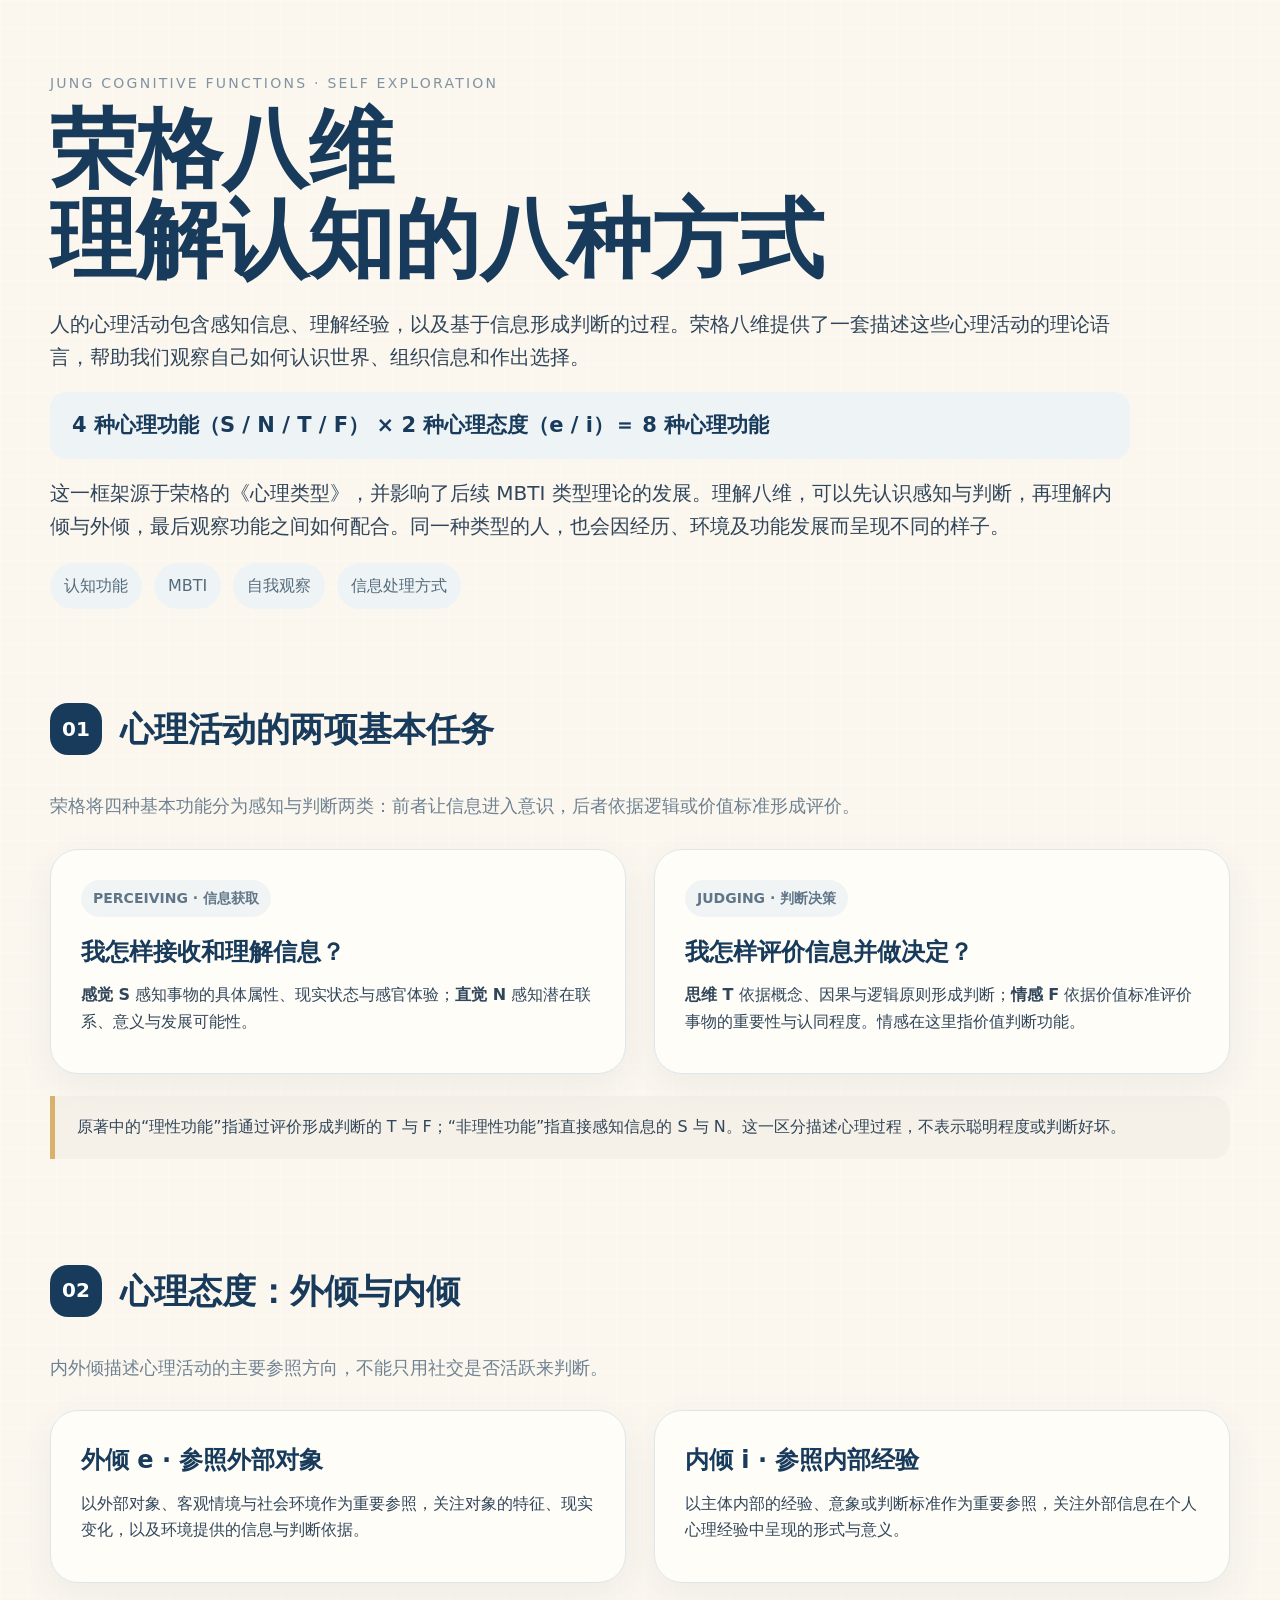
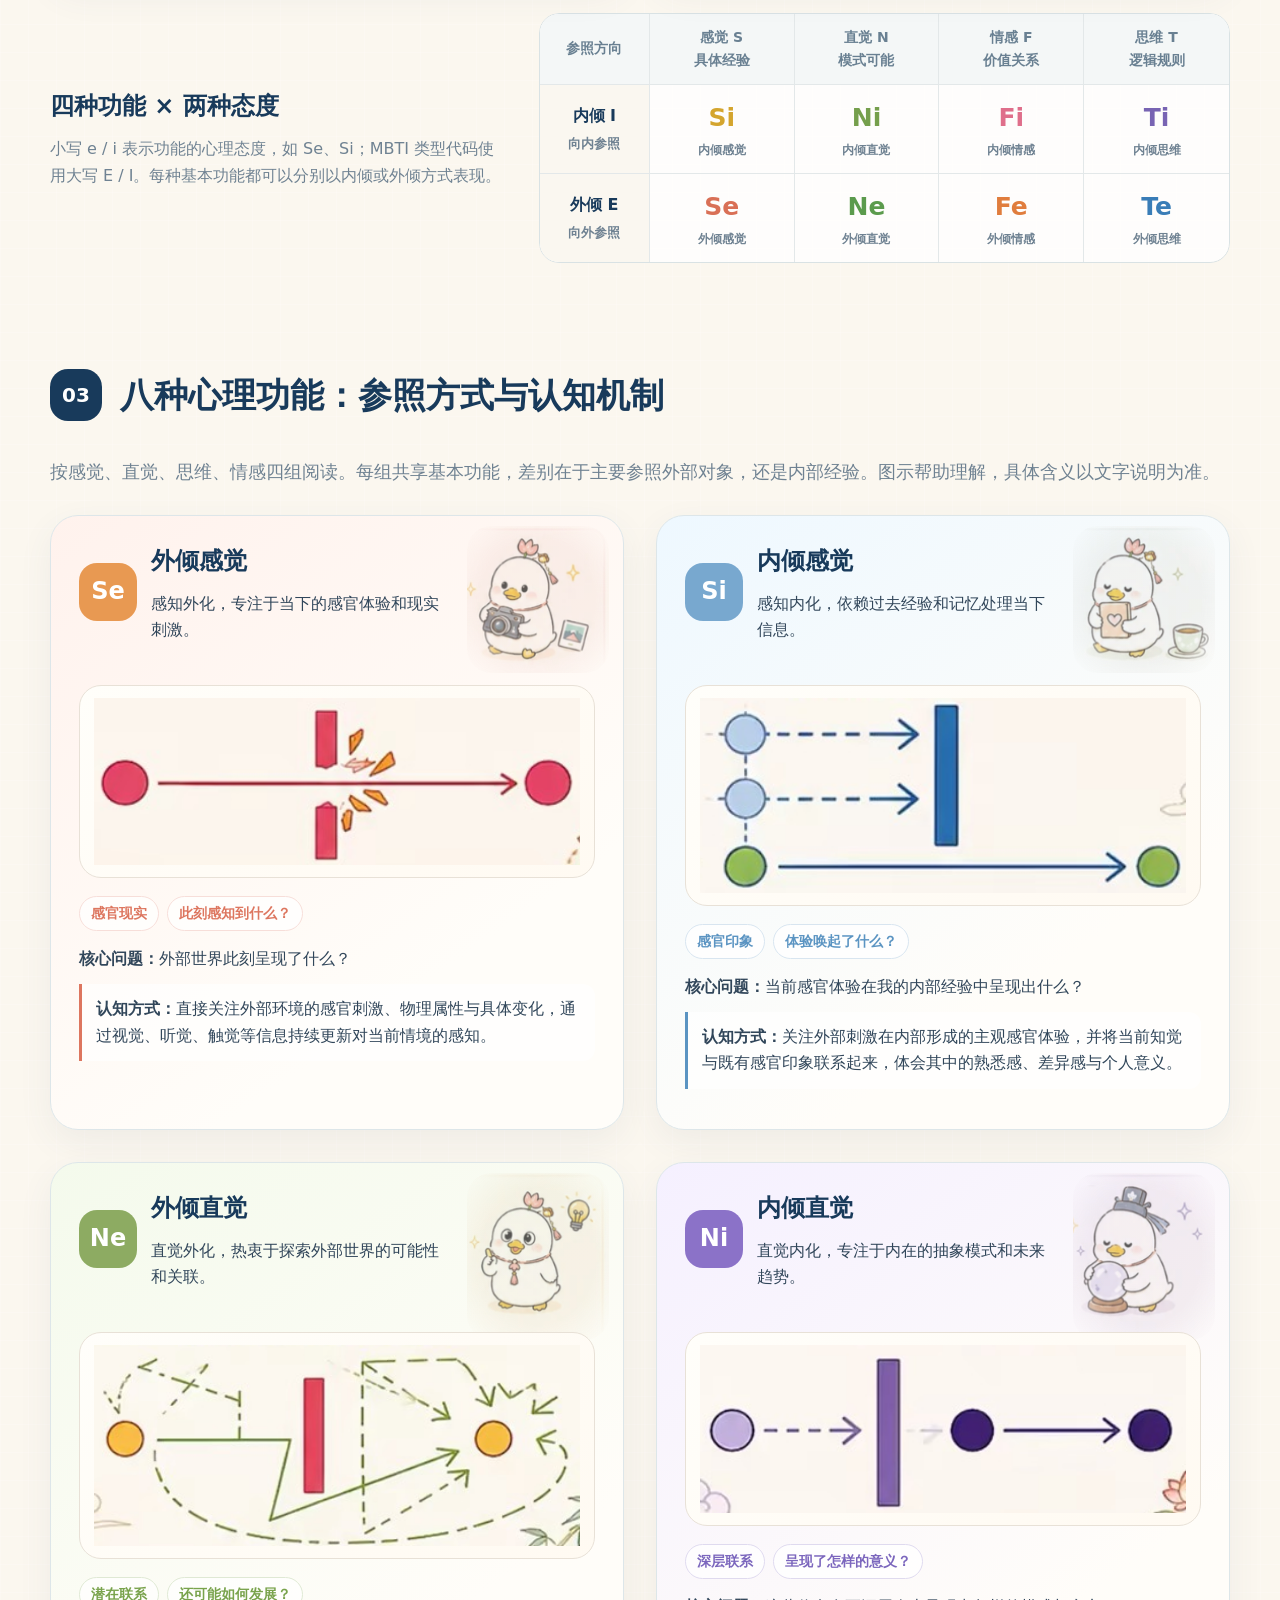
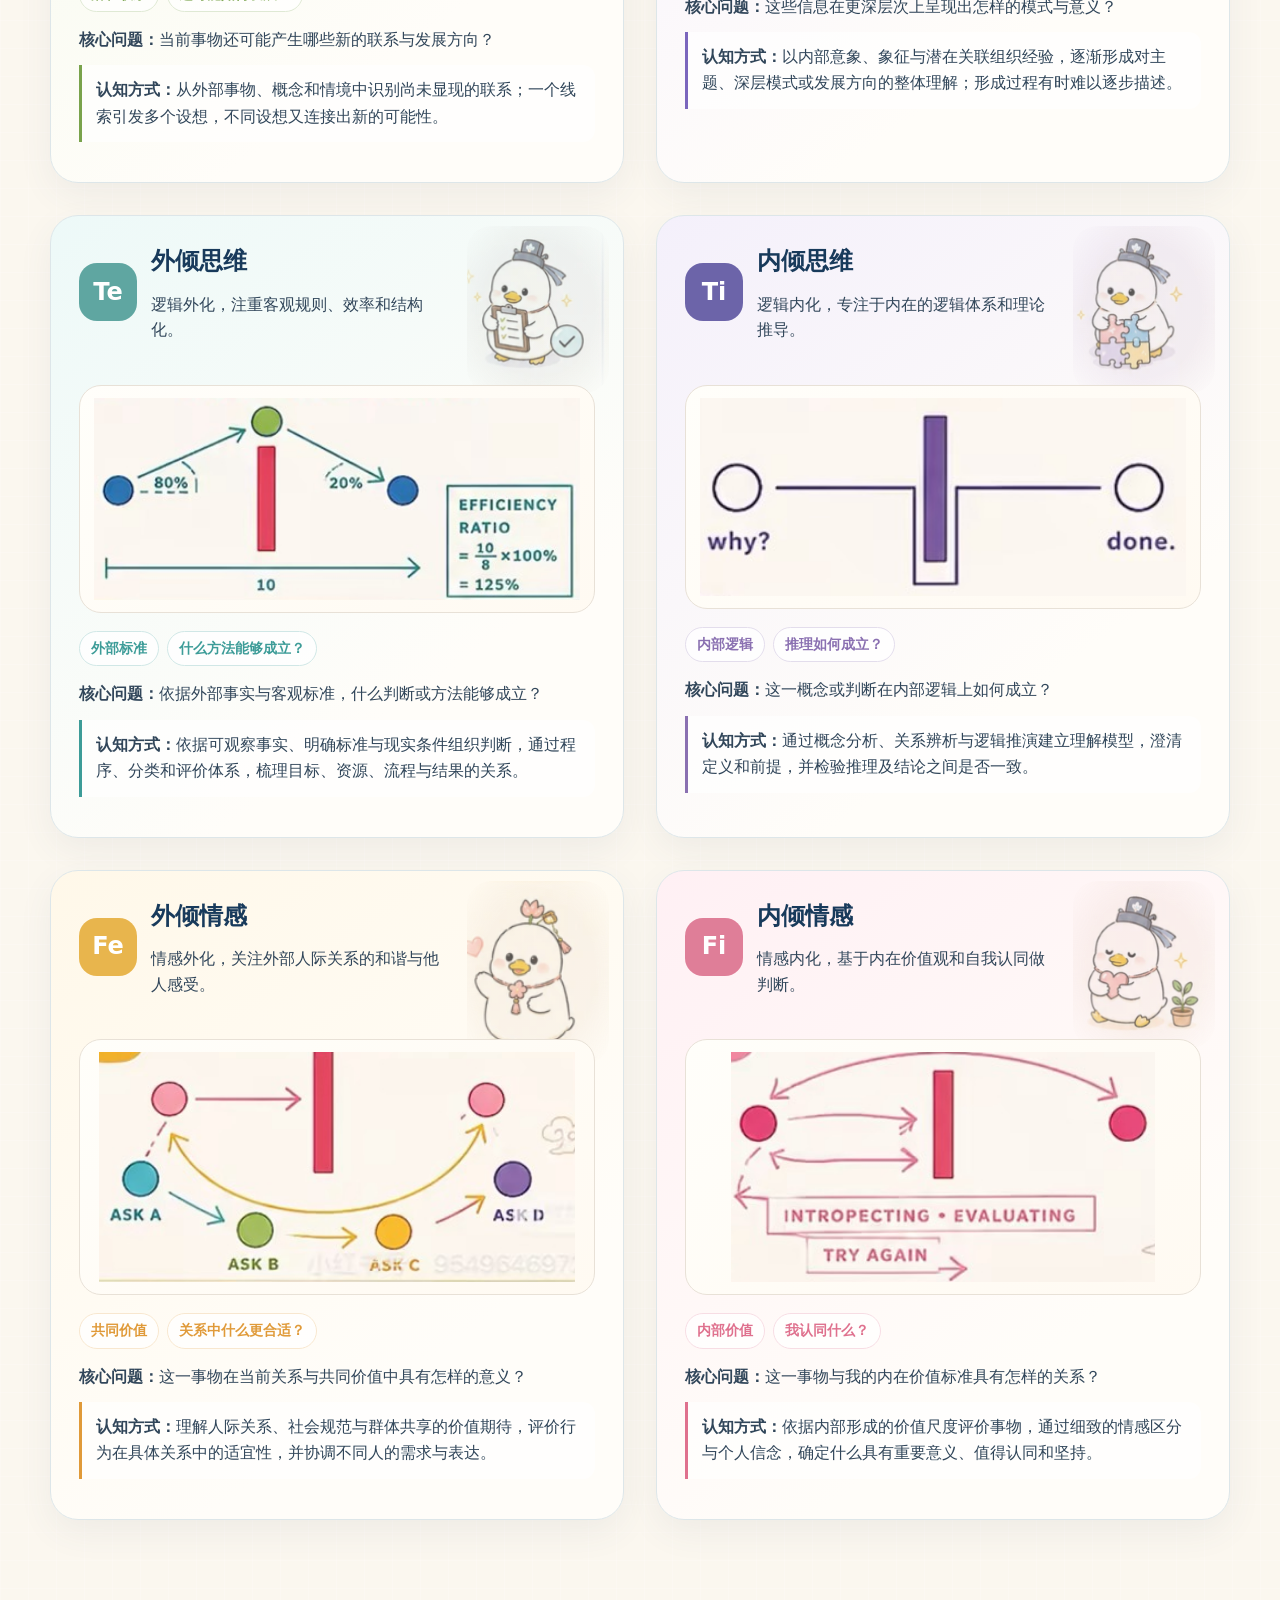
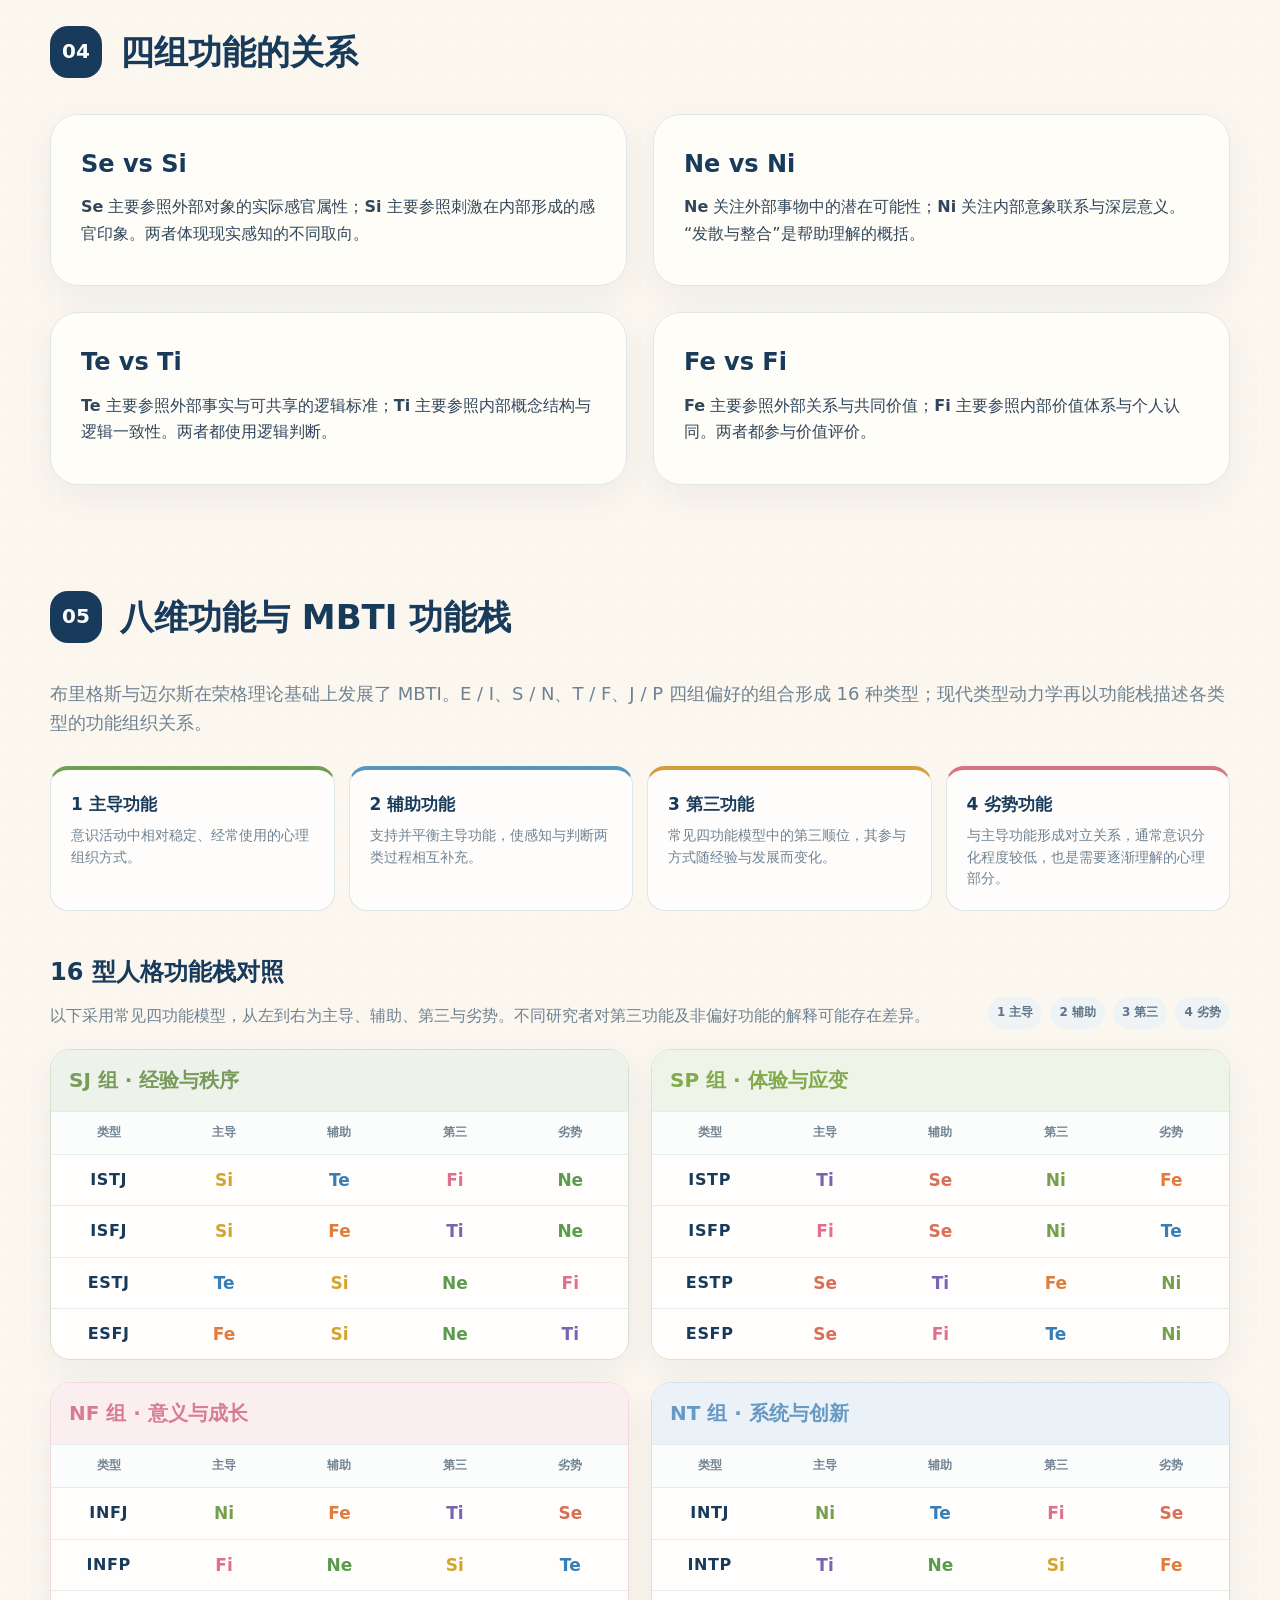
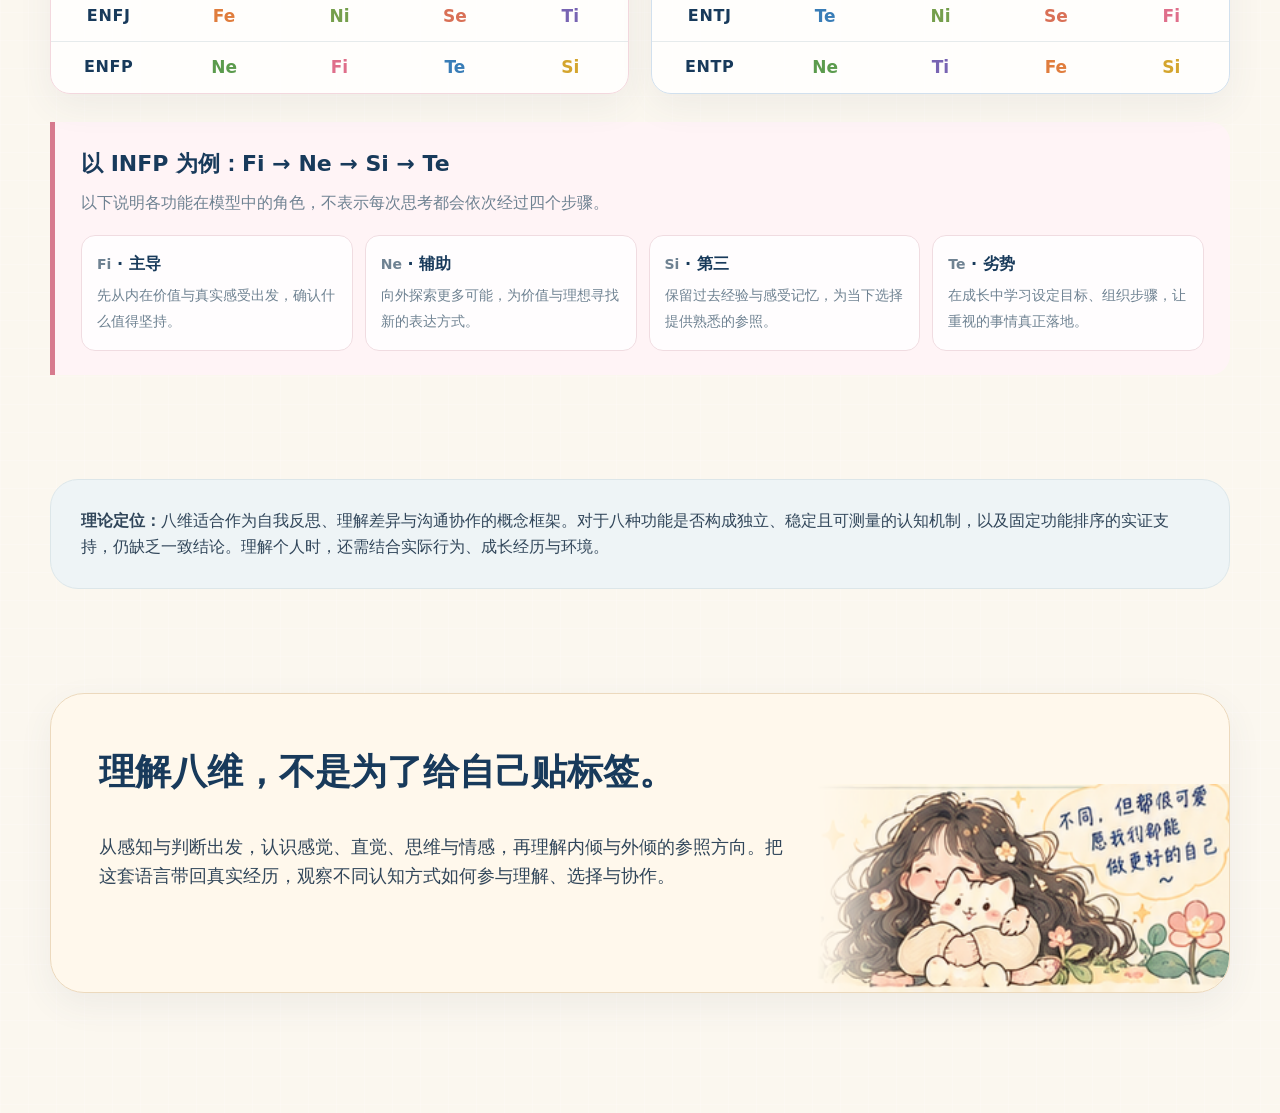
<file: design-sharing/荣格八维/index.html>
<!doctype html>
<html lang="zh-CN">
<head>
<meta charset="utf-8">
<meta name="viewport" content="width=device-width,initial-scale=1">
<title>荣格八维：八种心理功能的认知体系</title>
<style>
:root{
  --bg:#fbf7ef;
  --card:#fffdf8;
  --ink:#183a5b;
  --text:#31465a;
  --muted:#6f8292;
  --line:#dde6e9;
  --blue:#78a8cf;
  --green:#8dab62;
  --purple:#8b72c8;
  --orange:#e89952;
  --teal:#5fa6a1;
  --pink:#df7e98;
  --yellow:#e8b54d;
  --shadow:0 12px 35px rgba(66,89,108,.07);
  --radius:28px;
}
*{box-sizing:border-box}
body{
  margin:0;
  font-family:"PingFang SC","Noto Sans SC","Microsoft YaHei",system-ui,sans-serif;
  background:
    linear-gradient(rgba(255,255,255,.18) 1px,transparent 1px),
    linear-gradient(90deg,rgba(255,255,255,.18) 1px,transparent 1px),
    var(--bg);
  background-size:28px 28px;
  color:var(--text);
  line-height:1.65;
}
.page{
  width:min(1180px,calc(100% - 32px));
  margin:auto;
  padding:72px 0 120px;
  position:relative;
  isolation:isolate;
}
.hero{
  display:grid;
  grid-template-columns:1fr;
  align-items:center;
  margin-bottom:92px;
  min-height:470px;
  position:relative;
}
.hero-copy{position:relative;z-index:2}
.kicker{font-size:14px;letter-spacing:.16em;color:#8093a3}
h1{
  font-size:clamp(46px,7vw,86px);
  line-height:1.04;
  margin:10px 0 24px;
  color:var(--ink);
}
.hero p{font-size:20px;max-width:1080px;margin:18px 0}
.hero .hero-formula{font-size:21px;font-weight:700;color:var(--ink);padding:16px 22px;background:#eef3f5;border-radius:16px;max-width:1080px}
.section{
  margin:0 0 104px;
}
.section-head{
  display:flex;
  align-items:center;
  gap:18px;
  margin-bottom:34px;
}
.no{
  width:52px;height:52px;border-radius:18px;
  display:grid;place-items:center;
  background:var(--ink);color:white;font-weight:700;font-size:20px;
}
.section h2{margin:0;font-size:34px;color:var(--ink)}
.lead{font-size:18px;color:var(--muted);margin:0 0 28px}
.grid{
  display:grid;
  grid-template-columns:repeat(2,minmax(0,1fr));
  gap:28px;
}
.card{
  background:var(--card);
  border:1px solid var(--line);
  border-radius:var(--radius);
  padding:30px;
  box-shadow:var(--shadow);
  position:relative;
  overflow:hidden;
}
.card > *:not(.card-art){position:relative;z-index:1}
.card-art{
  position:absolute;
  z-index:0;
  width:178px;
  height:auto;
  right:-4px;
  bottom:-4px;
  opacity:.6;
  pointer-events:none;
  user-select:none;
  mix-blend-mode:multiply;
  filter:saturate(.9);
  -webkit-mask-image:linear-gradient(to top,transparent 0,#000 34%,#000 100%);
  mask-image:linear-gradient(to top,transparent 0,#000 34%,#000 100%);
}
.card-art.large{width:205px;opacity:.72}
.card-art.left{right:auto;left:-4px;transform:scaleX(-1)}
.card h3{
  margin:0 0 10px;
  font-size:24px;color:var(--ink);
}
.card p{margin:8px 0}
.badge{
  display:inline-flex;align-items:center;gap:10px;
  font-size:14px;font-weight:700;
  border-radius:999px;padding:7px 12px;
  background:#f1f4f5;color:#5f7588;
  margin-bottom:16px;
}
.function-grid{
  display:grid;
  grid-template-columns:repeat(2,minmax(0,1fr));
  gap:32px;
}
.fn{
  padding:0;
  overflow:hidden;
  min-height:470px;
  background:linear-gradient(145deg,var(--fn-tint,#fffdf8),#fffdf9 72%);
}
.fn-ni{--fn-tint:#f5f0ff;--fn-accent:#7b66bd}
.fn-ne{--fn-tint:#f4faec;--fn-accent:#79a34c}
.fn-si{--fn-tint:#eef8ff;--fn-accent:#5b94c2}
.fn-se{--fn-tint:#fff2ed;--fn-accent:#dd765f}
.fn-ti{--fn-tint:#f4f0fb;--fn-accent:#8a70b1}
.fn-te{--fn-tint:#edf9f8;--fn-accent:#3d9c98}
.fn-fi{--fn-tint:#fff0f4;--fn-accent:#df718e}
.fn-fe{--fn-tint:#fff8e9;--fn-accent:#e09a39}
.fn-top{
  padding:26px 28px 20px;
  display:flex;align-items:center;gap:14px;
  min-height:116px;
}
.fn-top > div:last-child{padding-right:142px;min-width:0}
.fn-top > div:last-child > span{display:block;line-height:1.6}
.fn-code{flex-shrink:0}
.fn-code{
  width:58px;height:58px;border-radius:18px;
  display:grid;place-items:center;
  font-size:24px;font-weight:800;color:white;
}
.fn-body{padding:0 28px 28px;position:relative;z-index:1}
.fn-body h3{font-size:26px}
.fn .card-art{width:190px;opacity:.42;right:-8px;bottom:-8px}
.fn .duck-art{
  width:142px;
  top:10px;
  right:14px;
  bottom:auto;
  opacity:.7;
  border-radius:24px;
  filter:saturate(.9) contrast(.96);
  -webkit-mask-image:radial-gradient(ellipse at center,#000 58%,transparent 96%);
  mask-image:radial-gradient(ellipse at center,#000 58%,transparent 96%);
}
.fn .key{max-width:none}
.fn-lens{display:flex;flex-wrap:wrap;gap:8px;margin:2px 0 15px}
.fn-lens span{
  display:inline-flex;align-items:center;
  min-height:32px;padding:5px 11px;border-radius:999px;
  border:1px solid color-mix(in srgb,var(--fn-accent) 24%,white);
  background:rgba(255,255,255,.72);
  color:var(--fn-accent);font-size:14px;font-weight:750;
}
.analogy{
  margin:12px 0!important;
  padding:12px 14px;
  border-left:3px solid var(--fn-accent);
  border-radius:0 12px 12px 0;
  background:rgba(255,255,255,.62);
}
.signals{padding-right:0}
.key{
  font-weight:700;
  margin-top:14px;
}
.diagram{
  margin:22px 0 18px;
  padding:12px 14px;
  border-radius:22px;
  border:1px solid #e8e1d7;
  background:linear-gradient(145deg,#fffefa,#fffaf2);
  min-height:180px;
  display:flex;align-items:center;justify-content:center;gap:18px;
  overflow:hidden;
}
.cog-reference{display:block;width:100%;height:auto;max-height:230px;object-fit:contain}
.cog-svg{display:block;width:100%;height:auto;max-height:190px;overflow:visible}
.cog-svg .node{stroke-width:3}
.cog-svg .flow{fill:none;stroke-width:4;stroke-linecap:round;stroke-linejoin:round}
.cog-svg .flow.thin{stroke-width:2.5}
.cog-svg .dash{stroke-dasharray:8 8}
.cog-svg .gate{rx:7;stroke-width:3}
.cog-svg .soft{opacity:.28}
.cog-svg text{font:700 13px "PingFang SC","Noto Sans SC",sans-serif;letter-spacing:.03em}
.cog-svg .glow{filter:drop-shadow(0 4px 5px rgba(72,71,83,.14))}
.dot{width:22px;height:22px;border-radius:50%;background:currentColor}
.bar{width:18px;height:74px;border-radius:8px;background:currentColor;opacity:.78}
.arrow{font-size:32px;font-weight:300;opacity:.7}
.multi{display:flex;flex-wrap:wrap;gap:14px;max-width:260px;justify-content:center}
.compare{
  display:grid;grid-template-columns:repeat(2,1fr);gap:26px;
}
.quote{
  margin-top:22px;
  background:#f6f1e8;border-left:5px solid #d8b26d;
  padding:18px 22px;border-radius:0 18px 18px 0;
}
.stack{
  display:grid;grid-template-columns:repeat(4,1fr);gap:18px;
}
.stack .step{padding:24px;background:white;border:1px solid var(--line);border-radius:22px}
.stack strong{display:block;color:var(--ink);font-size:18px;margin-bottom:6px}
.mbti-overview{
  display:grid;grid-template-columns:minmax(0,.8fr) minmax(0,1.2fr);gap:28px;align-items:center;
  margin:30px 0;
}
.mbti-copy{padding:0 8px 0 0}
.mbti-copy h3,.type-heading h3{margin:0 0 10px;color:var(--ink);font-size:24px}
.mbti-copy p,.type-heading p{margin:0;color:var(--muted)}
.axis-scroll{overflow-x:auto;border-radius:20px}
.axis-matrix{
  min-width:580px;
  display:grid;grid-template-columns:110px repeat(4,1fr);
  border:1px solid #d9e2e4;border-radius:20px;overflow:hidden;
  background:rgba(255,255,255,.78);box-shadow:var(--shadow);
}
.axis-matrix > div{
  min-height:66px;padding:12px 10px;
  display:flex;align-items:center;justify-content:center;text-align:center;
  border-right:1px solid #e3e8e9;border-bottom:1px solid #e3e8e9;
}
.axis-matrix > div:nth-child(5n){border-right:0}
.axis-matrix > div:nth-last-child(-n+5){border-bottom:0}
.axis-head{font-size:14px;font-weight:750;color:#698092;background:#f4f7f7}
.axis-side{flex-direction:column;gap:4px;font-weight:800;color:var(--ink);background:#faf7f0}
.axis-side small{display:block;margin-left:0;white-space:nowrap;color:var(--muted);font-weight:600}
.axis-cell{flex-direction:column;gap:3px;font-size:25px;font-weight:850}
.axis-cell small{display:block;margin-left:0;font-size:12px;color:var(--muted);font-weight:650}
.role-grid{display:grid;grid-template-columns:repeat(4,1fr);gap:14px;margin:0 0 42px}
.role{
  min-height:138px;padding:20px;
  border:1px solid var(--line);border-top:4px solid var(--role-color);
  border-radius:18px;background:rgba(255,255,255,.78);
}
.role strong{display:block;margin-bottom:7px;color:var(--ink);font-size:17px}
.role span{display:block;color:var(--muted);font-size:14px;line-height:1.55}
.type-heading{display:flex;justify-content:space-between;gap:24px;align-items:end;margin-bottom:20px}
.type-legend{display:flex;flex-wrap:wrap;gap:8px;justify-content:flex-end}
.type-legend span{padding:6px 9px;border-radius:999px;background:#eef3f5;color:#607587;font-size:12px;font-weight:700}
.type-groups{display:grid;grid-template-columns:repeat(2,minmax(0,1fr));gap:22px}
.type-group{
  --group:#789a5a;
  overflow:hidden;border:1px solid color-mix(in srgb,var(--group) 30%,white);
  border-radius:20px;background:rgba(255,255,255,.82);box-shadow:var(--shadow);
}
.type-group.sp{--group:#83a94f}.type-group.nf{--group:#d87d91}.type-group.nt{--group:#6799c5}
.type-group h4{
  margin:0;padding:14px 18px;background:color-mix(in srgb,var(--group) 13%,white);
  color:var(--group);font-size:20px;
}
.type-table{width:100%;border-collapse:collapse;table-layout:fixed}
.type-table th,.type-table td{padding:11px 8px;text-align:center;border-top:1px solid #e6ebec}
.type-table th{font-size:12px;color:#728493;background:#fbfcfc}
.type-table td:first-child{color:var(--ink);font-weight:850;letter-spacing:.04em}
.func{font-size:17px;font-weight:850}
.si{color:#d4a52e}.se{color:#d97056}.ni{color:#759f4c}.ne{color:#5b9b4d}
.fi{color:#df6f8b}.fe{color:#e07d3d}.ti{color:#7864b3}.te{color:#397db7}
.type-example{
  margin-top:28px;padding:24px 26px;
  border-left:5px solid #d77a8e;border-radius:0 20px 20px 0;
  background:#fff4f6;
}
.type-example h3{margin:0 0 8px;color:var(--ink);font-size:22px}
.type-example > p{margin:0 0 18px;color:var(--muted)}
.example-flow{display:grid;grid-template-columns:repeat(4,1fr);gap:12px}
.example-step{padding:15px;border-radius:14px;background:rgba(255,255,255,.82);border:1px solid #f0dce1}
.example-step b{display:block;margin-bottom:5px;color:var(--ink)}
.example-step span{font-size:14px;color:var(--muted)}
.pills{display:flex;flex-wrap:wrap;gap:12px;margin-top:20px}
.pill{padding:10px 14px;border-radius:999px;background:#eef3f5;color:#536b7c}
.note{
  padding:28px 30px;border-radius:28px;background:#eef4f6;border:1px solid #dce6e9;
}
.footer{
  min-height:300px;
  padding:48px 430px 48px 48px;
  border-radius:34px;
  background:#fff8ec;
  color:var(--text);
  border:1px solid #ecd9bd;
  box-shadow:var(--shadow);
  position:relative;
  overflow:hidden;
}
.footer h2{font-size:36px;color:var(--ink);margin-top:0;position:relative;z-index:2}
.footer p{font-size:18px;max-width:860px;margin-bottom:0;color:var(--text);position:relative;z-index:2}
.footer-art{
  position:absolute;
  right:-18px;
  bottom:-2px;
  width:430px;
  max-width:46%;
  mix-blend-mode:multiply;
  -webkit-mask-image:linear-gradient(90deg,transparent 0,#000 20%,#000 100%);
  mask-image:linear-gradient(90deg,transparent 0,#000 20%,#000 100%);
}
.small{font-size:14px;color:var(--muted)}
@media(max-width:820px){
  .hero,.grid,.function-grid,.compare{grid-template-columns:1fr}
  .stack,.role-grid{grid-template-columns:1fr 1fr}
  .mbti-overview,.type-groups{grid-template-columns:1fr}
  .type-heading{align-items:flex-start;flex-direction:column}
  .type-legend{justify-content:flex-start}
  .example-flow{grid-template-columns:1fr 1fr}
  .page{padding-top:36px}
  .section{margin-bottom:76px}
  .hero{gap:30px;min-height:0}
  .fn{min-height:440px}
  .footer{padding:36px 34px 260px;min-height:520px}
  .footer-art{width:390px;max-width:92%}
}
@media(max-width:520px){
  h1{font-size:44px}
  .page{width:min(100% - 22px,1180px)}
  .stack,.role-grid,.example-flow{grid-template-columns:1fr}
  .axis-matrix{min-width:540px}
  .type-table th,.type-table td{padding:10px 4px}
  .section h2{font-size:27px}
  .section-head{align-items:flex-start;gap:12px}
  .no{width:44px;height:44px;border-radius:14px;flex:0 0 44px}
  .card{padding:24px}
  .fn{min-height:430px}
  .fn-top{padding:22px 22px 16px;align-items:flex-start}
  .fn-top > div:last-child{padding-right:96px}
  .fn-body{padding:0 22px 24px}
  .fn .card-art{width:155px;opacity:.3}
  .fn .duck-art{width:108px;right:8px;top:10px;opacity:.62}
  .signals{padding-right:0}
  .footer{padding:32px 26px 230px;min-height:520px}
  .footer h2{font-size:30px}
}
</style>
</head>
<body>
<main class="page">

<section class="hero">
  <div class="hero-copy">
    <div class="kicker">JUNG COGNITIVE FUNCTIONS · SELF EXPLORATION</div>
    <h1>荣格八维<br>理解认知的八种方式</h1>
    <p>人的心理活动包含感知信息、理解经验，以及基于信息形成判断的过程。荣格八维提供了一套描述这些心理活动的理论语言，帮助我们观察自己如何认识世界、组织信息和作出选择。</p>
    <p class="hero-formula">4 种心理功能（S / N / T / F） × 2 种心理态度（e / i）＝ 8 种心理功能</p>
    <p>这一框架源于荣格的《心理类型》，并影响了后续 MBTI 类型理论的发展。理解八维，可以先认识感知与判断，再理解内倾与外倾，最后观察功能之间如何配合。同一种类型的人，也会因经历、环境及功能发展而呈现不同的样子。</p>
    <div class="pills">
      <span class="pill">认知功能</span><span class="pill">MBTI</span><span class="pill">自我观察</span><span class="pill">信息处理方式</span>
    </div>
  </div>

</section>

<section class="section">
  <div class="section-head"><div class="no">01</div><h2>心理活动的两项基本任务</h2></div>
  <p class="lead">荣格将四种基本功能分为感知与判断两类：前者让信息进入意识，后者依据逻辑或价值标准形成评价。</p>
  <div class="grid">
    <article class="card">
      <div class="badge">PERCEIVING · 信息获取</div>
      <h3>我怎样接收和理解信息？</h3>
      <p><b>感觉 S</b> 感知事物的具体属性、现实状态与感官体验；<b>直觉 N</b> 感知潜在联系、意义与发展可能性。</p>
    </article>
    <article class="card">
      <div class="badge">JUDGING · 判断决策</div>
      <h3>我怎样评价信息并做决定？</h3>
      <p><b>思维 T</b> 依据概念、因果与逻辑原则形成判断；<b>情感 F</b> 依据价值标准评价事物的重要性与认同程度。情感在这里指价值判断功能。</p>
    </article>
  </div>
  <div class="quote">原著中的“理性功能”指通过评价形成判断的 T 与 F；“非理性功能”指直接感知信息的 S 与 N。这一区分描述心理过程，不表示聪明程度或判断好坏。</div>
</section>

<section class="section">
  <div class="section-head"><div class="no">02</div><h2>心理态度：外倾与内倾</h2></div>
  <p class="lead">内外倾描述心理活动的主要参照方向，不能只用社交是否活跃来判断。</p>
  <div class="grid">
    <div class="card"><h3>外倾 e · 参照外部对象</h3><p>以外部对象、客观情境与社会环境作为重要参照，关注对象的特征、现实变化，以及环境提供的信息与判断依据。</p></div>
    <div class="card"><h3>内倾 i · 参照内部经验</h3><p>以主体内部的经验、意象或判断标准作为重要参照，关注外部信息在个人心理经验中呈现的形式与意义。</p></div>
  </div>
  <div class="mbti-overview">
    <div class="mbti-copy">
      <h3>四种功能 × 两种态度</h3>
      <p>小写 e / i 表示功能的心理态度，如 Se、Si；MBTI 类型代码使用大写 E / I。每种基本功能都可以分别以内倾或外倾方式表现。</p>
    </div>
    <div class="axis-scroll" aria-label="八维认知功能基础矩阵">
      <div class="axis-matrix">
        <div class="axis-head">参照方向</div>
        <div class="axis-head">感觉 S<br>具体经验</div>
        <div class="axis-head">直觉 N<br>模式可能</div>
        <div class="axis-head">情感 F<br>价值关系</div>
        <div class="axis-head">思维 T<br>逻辑规则</div>

        <div class="axis-side">内倾 I<small>向内参照</small></div>
        <div class="axis-cell si">Si<small>内倾感觉</small></div>
        <div class="axis-cell ni">Ni<small>内倾直觉</small></div>
        <div class="axis-cell fi">Fi<small>内倾情感</small></div>
        <div class="axis-cell ti">Ti<small>内倾思维</small></div>

        <div class="axis-side">外倾 E<small>向外参照</small></div>
        <div class="axis-cell se">Se<small>外倾感觉</small></div>
        <div class="axis-cell ne">Ne<small>外倾直觉</small></div>
        <div class="axis-cell fe">Fe<small>外倾情感</small></div>
        <div class="axis-cell te">Te<small>外倾思维</small></div>
      </div>
    </div>
  </div>
</section>

<section class="section">
  <div class="section-head"><div class="no">03</div><h2>八种心理功能：参照方式与认知机制</h2></div>

  <p class="lead">按感觉、直觉、思维、情感四组阅读。每组共享基本功能，差别在于主要参照外部对象，还是内部经验。图示帮助理解，具体含义以文字说明为准。</p>
  <div class="function-grid">

    <article class="card fn fn-se">
      <div class="fn-top"><div class="fn-code" style="background:var(--orange)">Se</div><div><h3>外倾感觉</h3><span>感知外化，专注于当下的感官体验和现实刺激。</span></div></div>
      <div class="fn-body">
        <div class="diagram" style="color:var(--orange)">
          <img class="cog-reference" src="assets/diagrams/se-reference.png" alt="Se 直接读取当下现实" width="395" height="136">
        </div>
        <div class="fn-lens"><span>感官现实</span><span>此刻感知到什么？</span></div>
        <p><b>核心问题：</b>外部世界此刻呈现了什么？</p>
        <p class="analogy"><b>认知方式：</b>直接关注外部环境的感官刺激、物理属性与具体变化，通过视觉、听觉、触觉等信息持续更新对当前情境的感知。</p>
      </div>
      <img class="card-art duck-art" src="assets/illustrations/duck-se.png" alt="" aria-hidden="true">
    </article>

    <article class="card fn fn-si">
      <div class="fn-top"><div class="fn-code" style="background:var(--blue)">Si</div><div><h3>内倾感觉</h3><span>感知内化，依赖过去经验和记忆处理当下信息。</span></div></div>
      <div class="fn-body">
        <div class="diagram" style="color:var(--blue)">
          <img class="cog-reference" src="assets/diagrams/si-reference.png" alt="Si 根据已有信息校正当前体验" width="374" height="150">
        </div>
        <div class="fn-lens"><span>感官印象</span><span>体验唤起了什么？</span></div>
        <p><b>核心问题：</b>当前感官体验在我的内部经验中呈现出什么？</p>
        <p class="analogy"><b>认知方式：</b>关注外部刺激在内部形成的主观感官体验，并将当前知觉与既有感官印象联系起来，体会其中的熟悉感、差异感与个人意义。</p>
      </div>
      <img class="card-art duck-art" src="assets/illustrations/duck-si.png" alt="" aria-hidden="true">
    </article>

    <article class="card fn fn-ne">
      <div class="fn-top"><div class="fn-code" style="background:var(--green)">Ne</div><div><h3>外倾直觉</h3><span>直觉外化，热衷于探索外部世界的可能性和关联。</span></div></div>
      <div class="fn-body">
        <div class="diagram" style="color:var(--green)">
          <img class="cog-reference" src="assets/diagrams/ne-reference.png" alt="Ne 从一个起点发散出多种可能" width="423" height="175">
        </div>
        <div class="fn-lens"><span>潜在联系</span><span>还可能如何发展？</span></div>
        <p><b>核心问题：</b>当前事物还可能产生哪些新的联系与发展方向？</p>
        <p class="analogy"><b>认知方式：</b>从外部事物、概念和情境中识别尚未显现的联系；一个线索引发多个设想，不同设想又连接出新的可能性。</p>
      </div>
      <img class="card-art duck-art" src="assets/illustrations/duck-ne.png" alt="" aria-hidden="true">
    </article>

    <article class="card fn fn-ni">
      <div class="fn-top"><div class="fn-code" style="background:var(--purple)">Ni</div><div><h3>内倾直觉</h3><span>直觉内化，专注于内在的抽象模式和未来趋势。</span></div></div>
      <div class="fn-body">
        <div class="diagram" style="color:var(--purple)">
          <img class="cog-reference" src="assets/diagrams/ni-reference.png" alt="Ni 从多个线索收束到核心趋势" width="405" height="140">
        </div>
        <div class="fn-lens"><span>深层联系</span><span>呈现了怎样的意义？</span></div>
        <p><b>核心问题：</b>这些信息在更深层次上呈现出怎样的模式与意义？</p>
        <p class="analogy"><b>认知方式：</b>以内部意象、象征与潜在关联组织经验，逐渐形成对主题、深层模式或发展方向的整体理解；形成过程有时难以逐步描述。</p>
      </div>
      <img class="card-art duck-art" src="assets/illustrations/duck-ni.png" alt="" aria-hidden="true">
    </article>

    <article class="card fn fn-te">
      <div class="fn-top"><div class="fn-code" style="background:var(--teal)">Te</div><div><h3>外倾思维</h3><span>逻辑外化，注重客观规则、效率和结构化。</span></div></div>
      <div class="fn-body">
        <div class="diagram" style="color:var(--teal)">
          <img class="cog-reference" src="assets/diagrams/te-reference.png" alt="Te 用现实可行性解决问题" width="446" height="186">
        </div>
        <div class="fn-lens"><span>外部标准</span><span>什么方法能够成立？</span></div>
        <p><b>核心问题：</b>依据外部事实与客观标准，什么判断或方法能够成立？</p>
        <p class="analogy"><b>认知方式：</b>依据可观察事实、明确标准与现实条件组织判断，通过程序、分类和评价体系，梳理目标、资源、流程与结果的关系。</p>
      </div>
      <img class="card-art duck-art" src="assets/illustrations/duck-te.png" alt="" aria-hidden="true">
    </article>

    <article class="card fn fn-ti">
      <div class="fn-top"><div class="fn-code" style="background:#6c64a9">Ti</div><div><h3>内倾思维</h3><span>逻辑内化，专注于内在的逻辑体系和理论推导。</span></div></div>
      <div class="fn-body">
        <div class="diagram" style="color:#6c64a9">
          <img class="cog-reference" src="assets/diagrams/ti-reference.png" alt="Ti 通过内部逻辑分析得出结论" width="362" height="148">
        </div>
        <div class="fn-lens"><span>内部逻辑</span><span>推理如何成立？</span></div>
        <p><b>核心问题：</b>这一概念或判断在内部逻辑上如何成立？</p>
        <p class="analogy"><b>认知方式：</b>通过概念分析、关系辨析与逻辑推演建立理解模型，澄清定义和前提，并检验推理及结论之间是否一致。</p>
      </div>
      <img class="card-art duck-art" src="assets/illustrations/duck-ti.png" alt="" aria-hidden="true">
    </article>

    <article class="card fn fn-fe">
      <div class="fn-top"><div class="fn-code" style="background:var(--yellow)">Fe</div><div><h3>外倾情感</h3><span>情感外化，关注外部人际关系的和谐与他人感受。</span></div></div>
      <div class="fn-body">
        <div class="diagram" style="color:#cf9228">
          <img class="cog-reference" src="assets/diagrams/fe-reference.png" alt="Fe 通过群体互动协调关系" width="430" height="208">
        </div>
        <div class="fn-lens"><span>共同价值</span><span>关系中什么更合适？</span></div>
        <p><b>核心问题：</b>这一事物在当前关系与共同价值中具有怎样的意义？</p>
        <p class="analogy"><b>认知方式：</b>理解人际关系、社会规范与群体共享的价值期待，评价行为在具体关系中的适宜性，并协调不同人的需求与表达。</p>
      </div>
      <img class="card-art duck-art" src="assets/illustrations/duck-fe.png" alt="" aria-hidden="true">
    </article>

    <article class="card fn fn-fi">
      <div class="fn-top"><div class="fn-code" style="background:var(--pink)">Fi</div><div><h3>内倾情感</h3><span>情感内化，基于内在价值观和自我认同做判断。</span></div></div>
      <div class="fn-body">
        <div class="diagram" style="color:var(--pink)">
          <img class="cog-reference" src="assets/diagrams/fi-reference.png" alt="Fi 用真实感受反复评估价值" width="364" height="197">
        </div>
        <div class="fn-lens"><span>内部价值</span><span>我认同什么？</span></div>
        <p><b>核心问题：</b>这一事物与我的内在价值标准具有怎样的关系？</p>
        <p class="analogy"><b>认知方式：</b>依据内部形成的价值尺度评价事物，通过细致的情感区分与个人信念，确定什么具有重要意义、值得认同和坚持。</p>
      </div>
      <img class="card-art duck-art" src="assets/illustrations/duck-fi.png" alt="" aria-hidden="true">
    </article>
  </div>
</section>

<section class="section">
  <div class="section-head"><div class="no">04</div><h2>四组功能的关系</h2></div>
  <div class="compare">
    <div class="card"><h3>Se vs Si</h3><p><b>Se</b> 主要参照外部对象的实际感官属性；<b>Si</b> 主要参照刺激在内部形成的感官印象。两者体现现实感知的不同取向。</p></div>
    <div class="card"><h3>Ne vs Ni</h3><p><b>Ne</b> 关注外部事物中的潜在可能性；<b>Ni</b> 关注内部意象联系与深层意义。“发散与整合”是帮助理解的概括。</p></div>
    <div class="card"><h3>Te vs Ti</h3><p><b>Te</b> 主要参照外部事实与可共享的逻辑标准；<b>Ti</b> 主要参照内部概念结构与逻辑一致性。两者都使用逻辑判断。</p></div>
    <div class="card"><h3>Fe vs Fi</h3><p><b>Fe</b> 主要参照外部关系与共同价值；<b>Fi</b> 主要参照内部价值体系与个人认同。两者都参与价值评价。</p></div>
  </div>
</section>

<section class="section" id="mbti-function-stack">
  <div class="section-head"><div class="no">05</div><h2>八维功能与 MBTI 功能栈</h2></div>
  <p class="lead">布里格斯与迈尔斯在荣格理论基础上发展了 MBTI。E / I、S / N、T / F、J / P 四组偏好的组合形成 16 种类型；现代类型动力学再以功能栈描述各类型的功能组织关系。</p>


  <div class="role-grid" aria-label="功能栈四个位置">
    <div class="role" style="--role-color:#6f9f55"><strong>1 主导功能</strong><span>意识活动中相对稳定、经常使用的心理组织方式。</span></div>
    <div class="role" style="--role-color:#5796bd"><strong>2 辅助功能</strong><span>支持并平衡主导功能，使感知与判断两类过程相互补充。</span></div>
    <div class="role" style="--role-color:#d69c3e"><strong>3 第三功能</strong><span>常见四功能模型中的第三顺位，其参与方式随经验与发展而变化。</span></div>
    <div class="role" style="--role-color:#d67482"><strong>4 劣势功能</strong><span>与主导功能形成对立关系，通常意识分化程度较低，也是需要逐渐理解的心理部分。</span></div>
  </div>

  <div class="type-heading">
    <div><h3>16 型人格功能栈对照</h3><p>以下采用常见四功能模型，从左到右为主导、辅助、第三与劣势。不同研究者对第三功能及非偏好功能的解释可能存在差异。</p></div>
    <div class="type-legend"><span>1 主导</span><span>2 辅助</span><span>3 第三</span><span>4 劣势</span></div>
  </div>

  <div class="type-groups">
    <div class="type-group sj">
      <h4>SJ 组 · 经验与秩序</h4>
      <table class="type-table">
        <thead><tr><th>类型</th><th>主导</th><th>辅助</th><th>第三</th><th>劣势</th></tr></thead>
        <tbody>
          <tr><td>ISTJ</td><td><span class="func si">Si</span></td><td><span class="func te">Te</span></td><td><span class="func fi">Fi</span></td><td><span class="func ne">Ne</span></td></tr>
          <tr><td>ISFJ</td><td><span class="func si">Si</span></td><td><span class="func fe">Fe</span></td><td><span class="func ti">Ti</span></td><td><span class="func ne">Ne</span></td></tr>
          <tr><td>ESTJ</td><td><span class="func te">Te</span></td><td><span class="func si">Si</span></td><td><span class="func ne">Ne</span></td><td><span class="func fi">Fi</span></td></tr>
          <tr><td>ESFJ</td><td><span class="func fe">Fe</span></td><td><span class="func si">Si</span></td><td><span class="func ne">Ne</span></td><td><span class="func ti">Ti</span></td></tr>
        </tbody>
      </table>
    </div>

    <div class="type-group sp">
      <h4>SP 组 · 体验与应变</h4>
      <table class="type-table">
        <thead><tr><th>类型</th><th>主导</th><th>辅助</th><th>第三</th><th>劣势</th></tr></thead>
        <tbody>
          <tr><td>ISTP</td><td><span class="func ti">Ti</span></td><td><span class="func se">Se</span></td><td><span class="func ni">Ni</span></td><td><span class="func fe">Fe</span></td></tr>
          <tr><td>ISFP</td><td><span class="func fi">Fi</span></td><td><span class="func se">Se</span></td><td><span class="func ni">Ni</span></td><td><span class="func te">Te</span></td></tr>
          <tr><td>ESTP</td><td><span class="func se">Se</span></td><td><span class="func ti">Ti</span></td><td><span class="func fe">Fe</span></td><td><span class="func ni">Ni</span></td></tr>
          <tr><td>ESFP</td><td><span class="func se">Se</span></td><td><span class="func fi">Fi</span></td><td><span class="func te">Te</span></td><td><span class="func ni">Ni</span></td></tr>
        </tbody>
      </table>
    </div>

    <div class="type-group nf">
      <h4>NF 组 · 意义与成长</h4>
      <table class="type-table">
        <thead><tr><th>类型</th><th>主导</th><th>辅助</th><th>第三</th><th>劣势</th></tr></thead>
        <tbody>
          <tr><td>INFJ</td><td><span class="func ni">Ni</span></td><td><span class="func fe">Fe</span></td><td><span class="func ti">Ti</span></td><td><span class="func se">Se</span></td></tr>
          <tr><td>INFP</td><td><span class="func fi">Fi</span></td><td><span class="func ne">Ne</span></td><td><span class="func si">Si</span></td><td><span class="func te">Te</span></td></tr>
          <tr><td>ENFJ</td><td><span class="func fe">Fe</span></td><td><span class="func ni">Ni</span></td><td><span class="func se">Se</span></td><td><span class="func ti">Ti</span></td></tr>
          <tr><td>ENFP</td><td><span class="func ne">Ne</span></td><td><span class="func fi">Fi</span></td><td><span class="func te">Te</span></td><td><span class="func si">Si</span></td></tr>
        </tbody>
      </table>
    </div>

    <div class="type-group nt">
      <h4>NT 组 · 系统与创新</h4>
      <table class="type-table">
        <thead><tr><th>类型</th><th>主导</th><th>辅助</th><th>第三</th><th>劣势</th></tr></thead>
        <tbody>
          <tr><td>INTJ</td><td><span class="func ni">Ni</span></td><td><span class="func te">Te</span></td><td><span class="func fi">Fi</span></td><td><span class="func se">Se</span></td></tr>
          <tr><td>INTP</td><td><span class="func ti">Ti</span></td><td><span class="func ne">Ne</span></td><td><span class="func si">Si</span></td><td><span class="func fe">Fe</span></td></tr>
          <tr><td>ENTJ</td><td><span class="func te">Te</span></td><td><span class="func ni">Ni</span></td><td><span class="func se">Se</span></td><td><span class="func fi">Fi</span></td></tr>
          <tr><td>ENTP</td><td><span class="func ne">Ne</span></td><td><span class="func ti">Ti</span></td><td><span class="func fe">Fe</span></td><td><span class="func si">Si</span></td></tr>
        </tbody>
      </table>
    </div>
  </div>

  <div class="type-example">
    <h3>以 INFP 为例：Fi → Ne → Si → Te</h3>
    <p>以下说明各功能在模型中的角色，不表示每次思考都会依次经过四个步骤。</p>
    <div class="example-flow">
      <div class="example-step"><b><span class="func fi">Fi</span> · 主导</b><span>先从内在价值与真实感受出发，确认什么值得坚持。</span></div>
      <div class="example-step"><b><span class="func ne">Ne</span> · 辅助</b><span>向外探索更多可能，为价值与理想寻找新的表达方式。</span></div>
      <div class="example-step"><b><span class="func si">Si</span> · 第三</b><span>保留过去经验与感受记忆，为当下选择提供熟悉的参照。</span></div>
      <div class="example-step"><b><span class="func te">Te</span> · 劣势</b><span>在成长中学习设定目标、组织步骤，让重视的事情真正落地。</span></div>
    </div>
  </div>
</section>

<section class="section">
  <div class="note"><b>理论定位：</b>八维适合作为自我反思、理解差异与沟通协作的概念框架。对于八种功能是否构成独立、稳定且可测量的认知机制，以及固定功能排序的实证支持，仍缺乏一致结论。理解个人时，还需结合实际行为、成长经历与环境。</div>
</section>

<section class="footer">
  <h2>理解八维，不是为了给自己贴标签。</h2>
  <p>从感知与判断出发，认识感觉、直觉、思维与情感，再理解内倾与外倾的参照方向。把这套语言带回真实经历，观察不同认知方式如何参与理解、选择与协作。</p>
  <img class="footer-art" src="assets/illustrations/footer-girl-cat.png" alt="" aria-hidden="true">
</section>

</main>
</body>
</html>
</file>
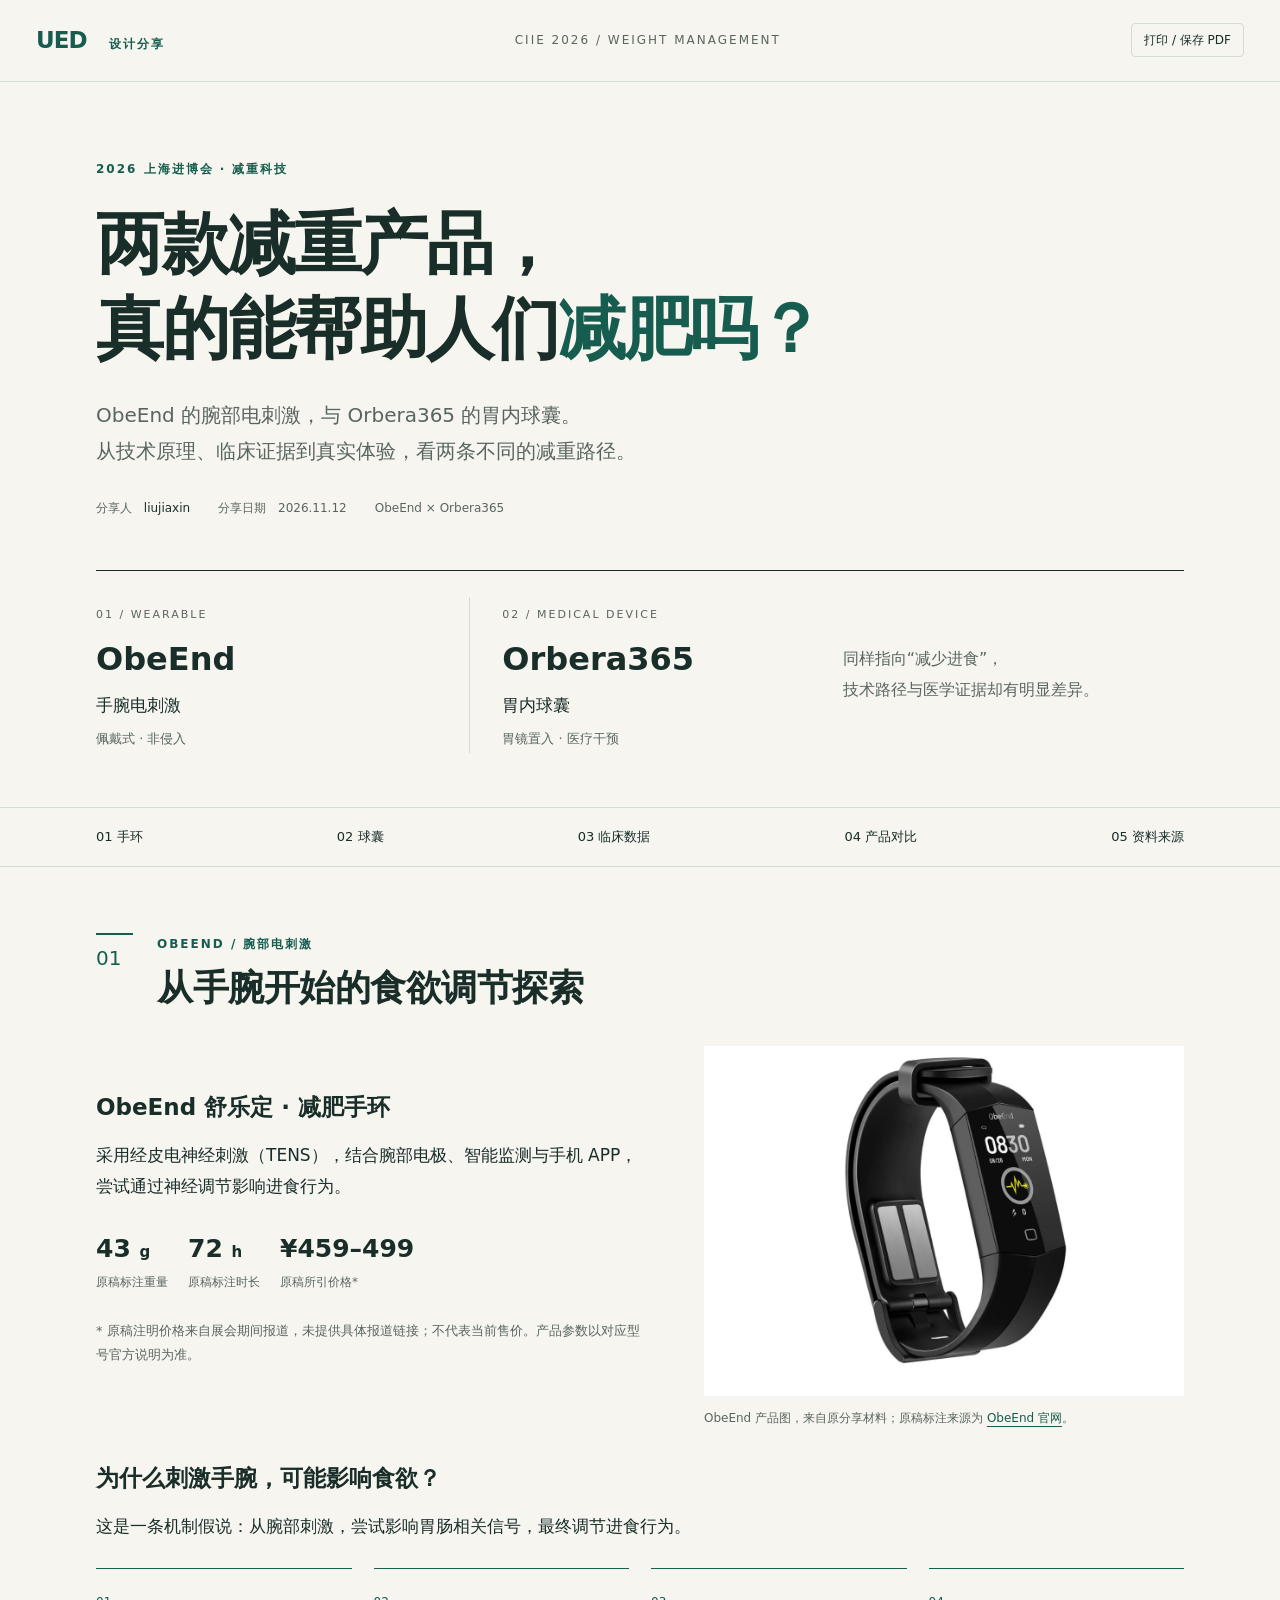
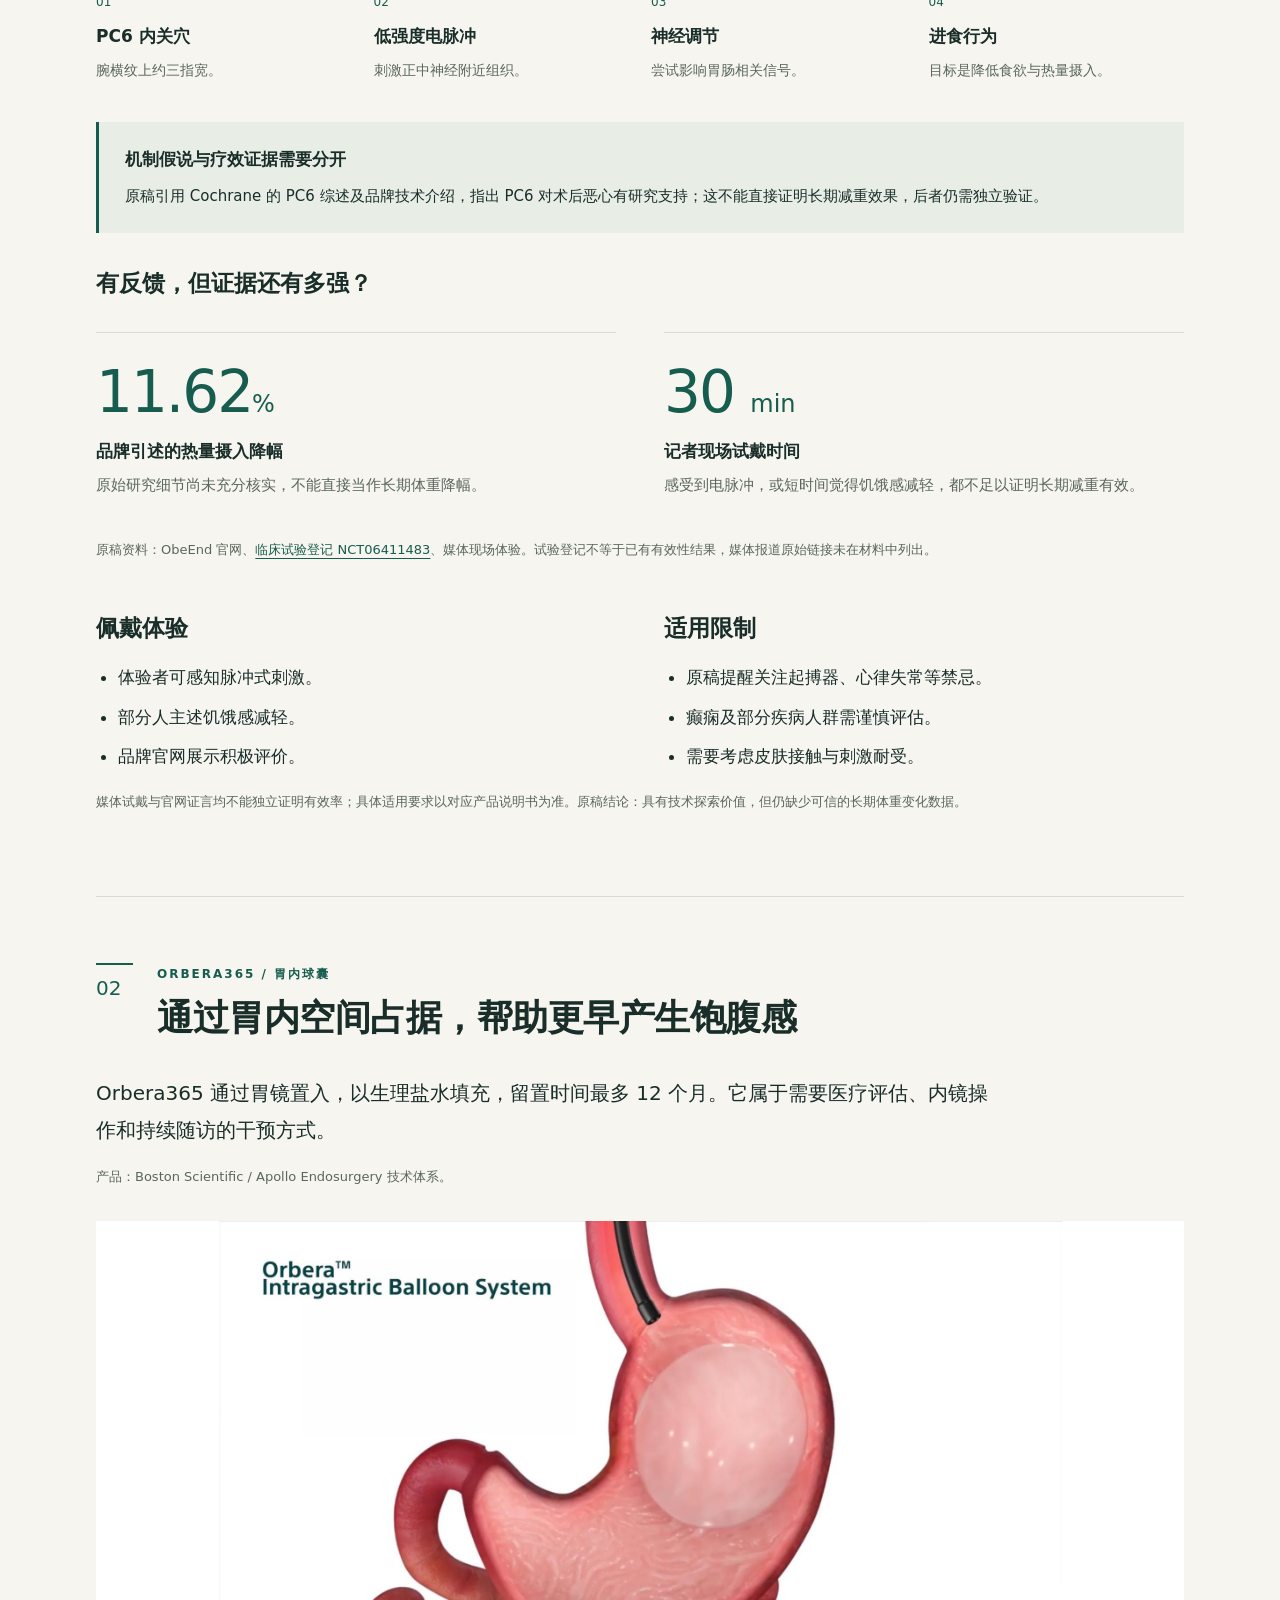
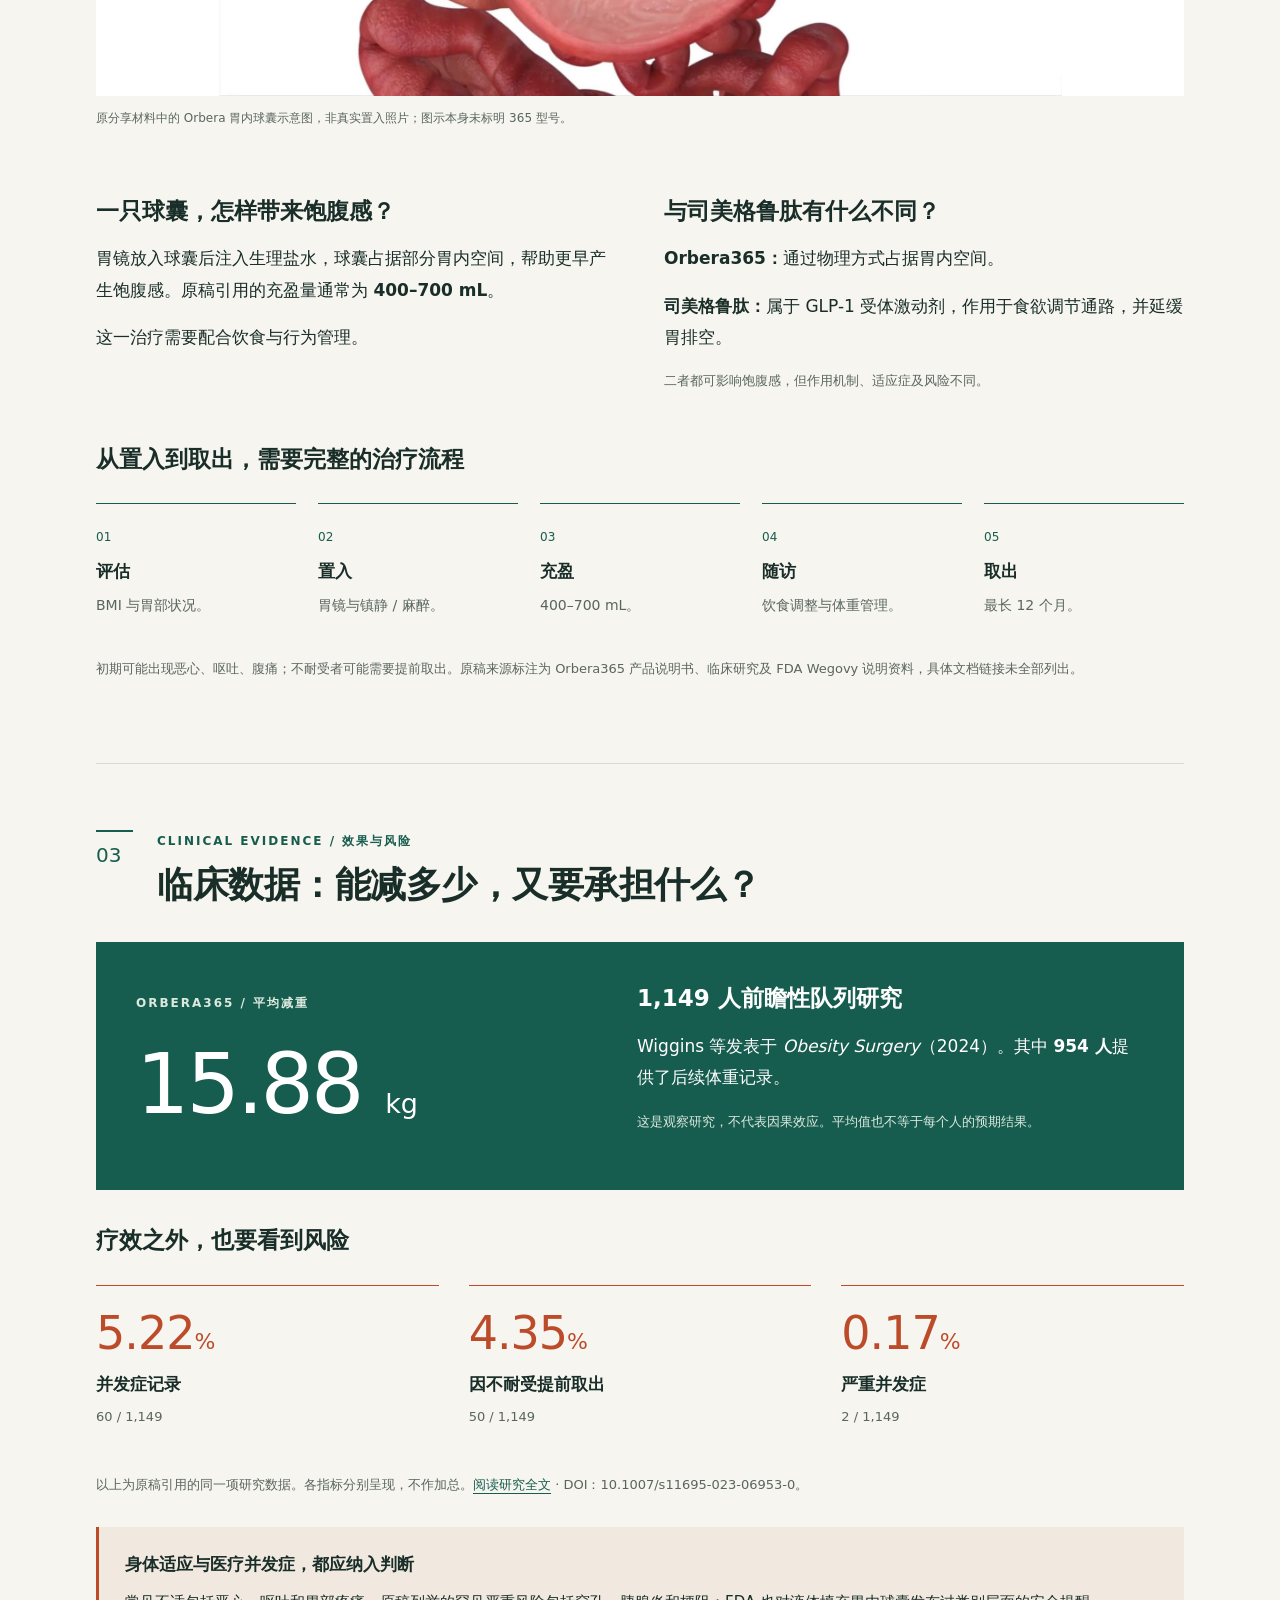
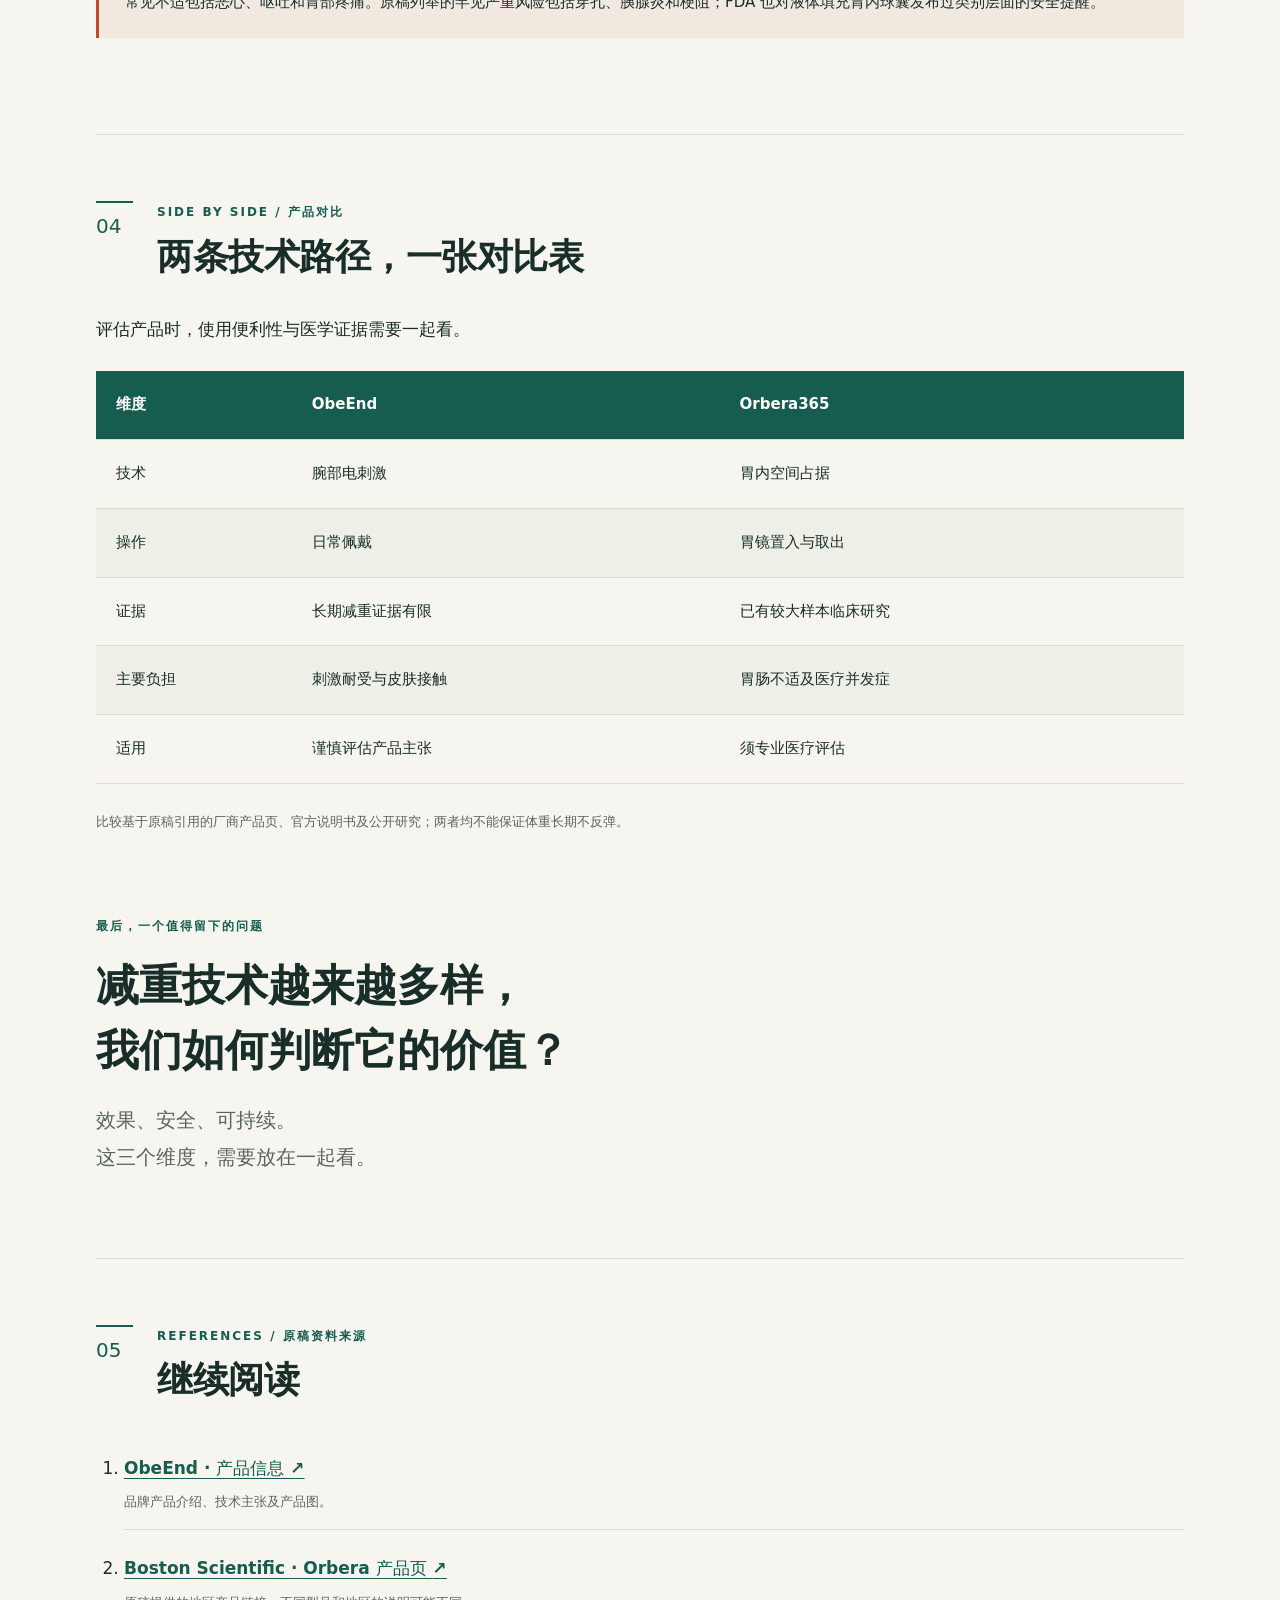
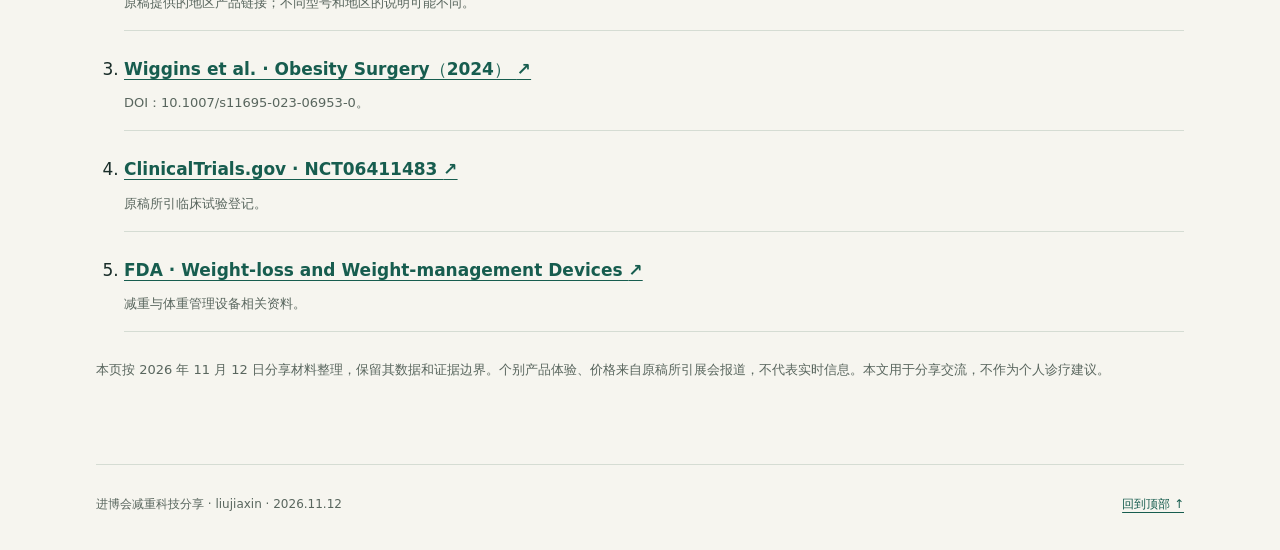
<file: design-sharing/进博会减重科技分享/index.html>
<!doctype html>
<html lang="zh-CN">
<head>
<meta charset="utf-8">
<meta name="viewport" content="width=device-width, initial-scale=1">
<meta name="description" content="2026 上海进博会减重科技分享：比较 ObeEnd 腕部电刺激与 Orbera365 胃内球囊的技术原理、临床证据、使用体验及风险。">
<title>进博会减重科技分享 · ObeEnd 与 Orbera365</title>
<link rel="stylesheet" href="assets/style.css">
</head>
<body>
<a class="skip" href="#main">跳到正文</a>
<header class="topbar"><a class="brand" href="#top">UED <span>设计分享</span></a><span class="edition">CIIE 2026 / WEIGHT MANAGEMENT</span><button type="button" id="print-button">打印 / 保存 PDF</button></header>
<main id="main">
<section class="hero wrap" id="top">
<div class="eyebrow">2026 上海进博会 · 减重科技</div>
<h1>两款减重产品，<br>真的能帮助人们<span>减肥吗？</span></h1>
<p class="intro">ObeEnd 的腕部电刺激，与 Orbera365 的胃内球囊。<br class="desktop">从技术原理、临床证据到真实体验，看两条不同的减重路径。</p>
<div class="byline"><span>分享人 <strong>liujiaxin</strong></span><span>分享日期 <time datetime="2026-11-12">2026.11.12</time></span><span>ObeEnd × Orbera365</span></div>
<div class="overview"><div><span class="label">01 / WEARABLE</span><h2>ObeEnd</h2><p>手腕电刺激</p><small>佩戴式 · 非侵入</small></div><div><span class="label">02 / MEDICAL DEVICE</span><h2>Orbera365</h2><p>胃内球囊</p><small>胃镜置入 · 医疗干预</small></div><p class="overview-note">同样指向“减少进食”，<br>技术路径与医学证据却有明显差异。</p></div>
</section>
<nav class="contents" aria-label="文章目录"><div class="wrap"><a href="#obeend">01 手环</a><a href="#orbera">02 球囊</a><a href="#evidence">03 临床数据</a><a href="#comparison">04 产品对比</a><a href="#sources">05 资料来源</a></div></nav>
<div class="wrap article">
<section id="obeend" class="section">
<div class="section-heading"><span class="section-no">01</span><div><p class="eyebrow">OBEEND / 腕部电刺激</p><h2>从手腕开始的食欲调节探索</h2></div></div>
<div class="product-grid"><div><h3>ObeEnd 舒乐定 · 减肥手环</h3><p>采用经皮电神经刺激（TENS），结合腕部电极、智能监测与手机 APP，尝试通过神经调节影响进食行为。</p><div class="specs"><div><strong>43 <small>g</small></strong><span>原稿标注重量</span></div><div><strong>72 <small>h</small></strong><span>原稿标注时长</span></div><div><strong>¥459–499</strong><span>原稿所引价格*</span></div></div><p class="note">* 原稿注明价格来自展会期间报道，未提供具体报道链接；不代表当前售价。产品参数以对应型号官方说明为准。</p></div><figure class="wristband"><img src="assets/obeend-wristband.png" width="848" height="810" alt="ObeEnd 黑色腕带，展示屏幕及腕部电极"><figcaption>ObeEnd 产品图，来自原分享材料；原稿标注来源为 <a href="https://obeend.com/products/obeend-weight-loss-wristband">ObeEnd 官网</a>。</figcaption></figure></div>
<h3>为什么刺激手腕，可能影响食欲？</h3><p>这是一条机制假说：从腕部刺激，尝试影响胃肠相关信号，最终调节进食行为。</p>
<ol class="steps four"><li><span>01</span><h4>PC6 内关穴</h4><p>腕横纹上约三指宽。</p></li><li><span>02</span><h4>低强度电脉冲</h4><p>刺激正中神经附近组织。</p></li><li><span>03</span><h4>神经调节</h4><p>尝试影响胃肠相关信号。</p></li><li><span>04</span><h4>进食行为</h4><p>目标是降低食欲与热量摄入。</p></li></ol>
<aside class="callout"><strong>机制假说与疗效证据需要分开</strong><p>原稿引用 Cochrane 的 PC6 综述及品牌技术介绍，指出 PC6 对术后恶心有研究支持；这不能直接证明长期减重效果，后者仍需独立验证。</p></aside>
<h3>有反馈，但证据还有多强？</h3>
<div class="evidence-pair"><div><strong class="big-number">11.62<small>%</small></strong><h4>品牌引述的热量摄入降幅</h4><p>原始研究细节尚未充分核实，不能直接当作长期体重降幅。</p></div><div><strong class="big-number">30 <small>min</small></strong><h4>记者现场试戴时间</h4><p>感受到电脉冲，或短时间觉得饥饿感减轻，都不足以证明长期减重有效。</p></div></div>
<p class="source-note">原稿资料：ObeEnd 官网、<a href="https://clinicaltrials.gov/study/NCT06411483">临床试验登记 NCT06411483</a>、媒体现场体验。试验登记不等于已有有效性结果，媒体报道原始链接未在材料中列出。</p>
<div class="two-col"><div><h3>佩戴体验</h3><ul><li>体验者可感知脉冲式刺激。</li><li>部分人主述饥饿感减轻。</li><li>品牌官网展示积极评价。</li></ul></div><div><h3>适用限制</h3><ul><li>原稿提醒关注起搏器、心律失常等禁忌。</li><li>癫痫及部分疾病人群需谨慎评估。</li><li>需要考虑皮肤接触与刺激耐受。</li></ul></div></div>
<p class="note">媒体试戴与官网证言均不能独立证明有效率；具体适用要求以对应产品说明书为准。原稿结论：具有技术探索价值，但仍缺少可信的长期体重变化数据。</p>
</section>
<section id="orbera" class="section">
<div class="section-heading"><span class="section-no">02</span><div><p class="eyebrow">ORBERA365 / 胃内球囊</p><h2>通过胃内空间占据，帮助更早产生饱腹感</h2></div></div>
<p class="lead">Orbera365 通过胃镜置入，以生理盐水填充，留置时间最多 12 个月。它属于需要医疗评估、内镜操作和持续随访的干预方式。</p><p class="note">产品：Boston Scientific / Apollo Endosurgery 技术体系。</p>
<figure class="balloon"><img src="assets/orbera-balloon-illustration.jpg" width="1920" height="1080" loading="lazy" alt="Orbera 胃内球囊示意，显示球囊在胃内占据部分空间"><figcaption>原分享材料中的 Orbera 胃内球囊示意图，非真实置入照片；图示本身未标明 365 型号。</figcaption></figure>
<div class="two-col"><div><h3>一只球囊，怎样带来饱腹感？</h3><p>胃镜放入球囊后注入生理盐水，球囊占据部分胃内空间，帮助更早产生饱腹感。原稿引用的充盈量通常为 <strong>400–700 mL</strong>。</p><p>这一治疗需要配合饮食与行为管理。</p></div><div><h3>与司美格鲁肽有什么不同？</h3><p><strong>Orbera365：</strong>通过物理方式占据胃内空间。</p><p><strong>司美格鲁肽：</strong>属于 GLP-1 受体激动剂，作用于食欲调节通路，并延缓胃排空。</p><p class="note">二者都可影响饱腹感，但作用机制、适应症及风险不同。</p></div></div>
<h3>从置入到取出，需要完整的治疗流程</h3>
<ol class="steps five"><li><span>01</span><h4>评估</h4><p>BMI 与胃部状况。</p></li><li><span>02</span><h4>置入</h4><p>胃镜与镇静 / 麻醉。</p></li><li><span>03</span><h4>充盈</h4><p>400–700 mL。</p></li><li><span>04</span><h4>随访</h4><p>饮食调整与体重管理。</p></li><li><span>05</span><h4>取出</h4><p>最长 12 个月。</p></li></ol>
<p class="note">初期可能出现恶心、呕吐、腹痛；不耐受者可能需要提前取出。原稿来源标注为 Orbera365 产品说明书、临床研究及 FDA Wegovy 说明资料，具体文档链接未全部列出。</p>
</section>
<section id="evidence" class="section">
<div class="section-heading"><span class="section-no">03</span><div><p class="eyebrow">CLINICAL EVIDENCE / 效果与风险</p><h2>临床数据：能减多少，又要承担什么？</h2></div></div>
<div class="study"><div><p class="eyebrow">ORBERA365 / 平均减重</p><strong class="study-number">15.88 <small>kg</small></strong></div><div><h3>1,149 人前瞻性队列研究</h3><p>Wiggins 等发表于 <i>Obesity Surgery</i>（2024）。其中 <strong>954 人</strong>提供了后续体重记录。</p><p class="note">这是观察研究，不代表因果效应。平均值也不等于每个人的预期结果。</p></div></div>
<h3>疗效之外，也要看到风险</h3>
<div class="risks"><div><strong>5.22<small>%</small></strong><h4>并发症记录</h4><p>60 / 1,149</p></div><div><strong>4.35<small>%</small></strong><h4>因不耐受提前取出</h4><p>50 / 1,149</p></div><div><strong>0.17<small>%</small></strong><h4>严重并发症</h4><p>2 / 1,149</p></div></div>
<p class="source-note">以上为原稿引用的同一项研究数据。各指标分别呈现，不作加总。<a href="https://pmc.ncbi.nlm.nih.gov/articles/PMC10781818/">阅读研究全文</a> · DOI：10.1007/s11695-023-06953-0。</p>
<aside class="callout warm"><strong>身体适应与医疗并发症，都应纳入判断</strong><p>常见不适包括恶心、呕吐和胃部疼痛。原稿列举的罕见严重风险包括穿孔、胰腺炎和梗阻；FDA 也对液体填充胃内球囊发布过类别层面的安全提醒。</p></aside>
</section>
<section id="comparison" class="section">
<div class="section-heading"><span class="section-no">04</span><div><p class="eyebrow">SIDE BY SIDE / 产品对比</p><h2>两条技术路径，一张对比表</h2></div></div>
<p>评估产品时，使用便利性与医学证据需要一起看。</p>
<div class="table-scroll" tabindex="0" role="region" aria-label="两款减重产品对比表，可横向滚动"><table><caption class="sr-only">ObeEnd 与 Orbera365 的技术、操作、证据、负担及适用要求对比</caption><thead><tr><th scope="col">维度</th><th scope="col">ObeEnd</th><th scope="col">Orbera365</th></tr></thead><tbody><tr><th scope="row">技术</th><td>腕部电刺激</td><td>胃内空间占据</td></tr><tr><th scope="row">操作</th><td>日常佩戴</td><td>胃镜置入与取出</td></tr><tr><th scope="row">证据</th><td>长期减重证据有限</td><td>已有较大样本临床研究</td></tr><tr><th scope="row">主要负担</th><td>刺激耐受与皮肤接触</td><td>胃肠不适及医疗并发症</td></tr><tr><th scope="row">适用</th><td>谨慎评估产品主张</td><td>须专业医疗评估</td></tr></tbody></table></div>
<p class="note">比较基于原稿引用的厂商产品页、官方说明书及公开研究；两者均不能保证体重长期不反弹。</p>
<div class="closing"><p class="eyebrow">最后，一个值得留下的问题</p><h2>减重技术越来越多样，<br>我们如何判断它的价值？</h2><p>效果、安全、可持续。<br>这三个维度，需要放在一起看。</p></div>
</section>
<section id="sources" class="section sources"><div class="section-heading"><span class="section-no">05</span><div><p class="eyebrow">REFERENCES / 原稿资料来源</p><h2>继续阅读</h2></div></div>
<ol><li><a href="https://obeend.com/products/obeend-weight-loss-wristband">ObeEnd · 产品信息 <span aria-hidden="true">↗</span></a><p>品牌产品介绍、技术主张及产品图。</p></li><li><a href="https://www.bostonscientific.com/en-IN/products/intragastric-balloon/orbera-intragastric-balloon-system.html">Boston Scientific · Orbera 产品页 <span aria-hidden="true">↗</span></a><p>原稿提供的地区产品链接；不同型号和地区的说明可能不同。</p></li><li><a href="https://pmc.ncbi.nlm.nih.gov/articles/PMC10781818/">Wiggins et al. · Obesity Surgery（2024） <span aria-hidden="true">↗</span></a><p>DOI：10.1007/s11695-023-06953-0。</p></li><li><a href="https://clinicaltrials.gov/study/NCT06411483">ClinicalTrials.gov · NCT06411483 <span aria-hidden="true">↗</span></a><p>原稿所引临床试验登记。</p></li><li><a href="https://www.fda.gov/medical-devices/products-and-medical-procedures/weight-loss-and-weight-management-devices">FDA · Weight-loss and Weight-management Devices <span aria-hidden="true">↗</span></a><p>减重与体重管理设备相关资料。</p></li></ol>
<p class="note">本页按 2026 年 11 月 12 日分享材料整理，保留其数据和证据边界。个别产品体验、价格来自原稿所引展会报道，不代表实时信息。本文用于分享交流，不作为个人诊疗建议。</p>
</section>
</div>
</main>
<footer class="footer wrap"><span>进博会减重科技分享 · liujiaxin · 2026.11.12</span><a href="#top">回到顶部 ↑</a></footer>
<script src="assets/main.js"></script>
</body>
</html>
</file>
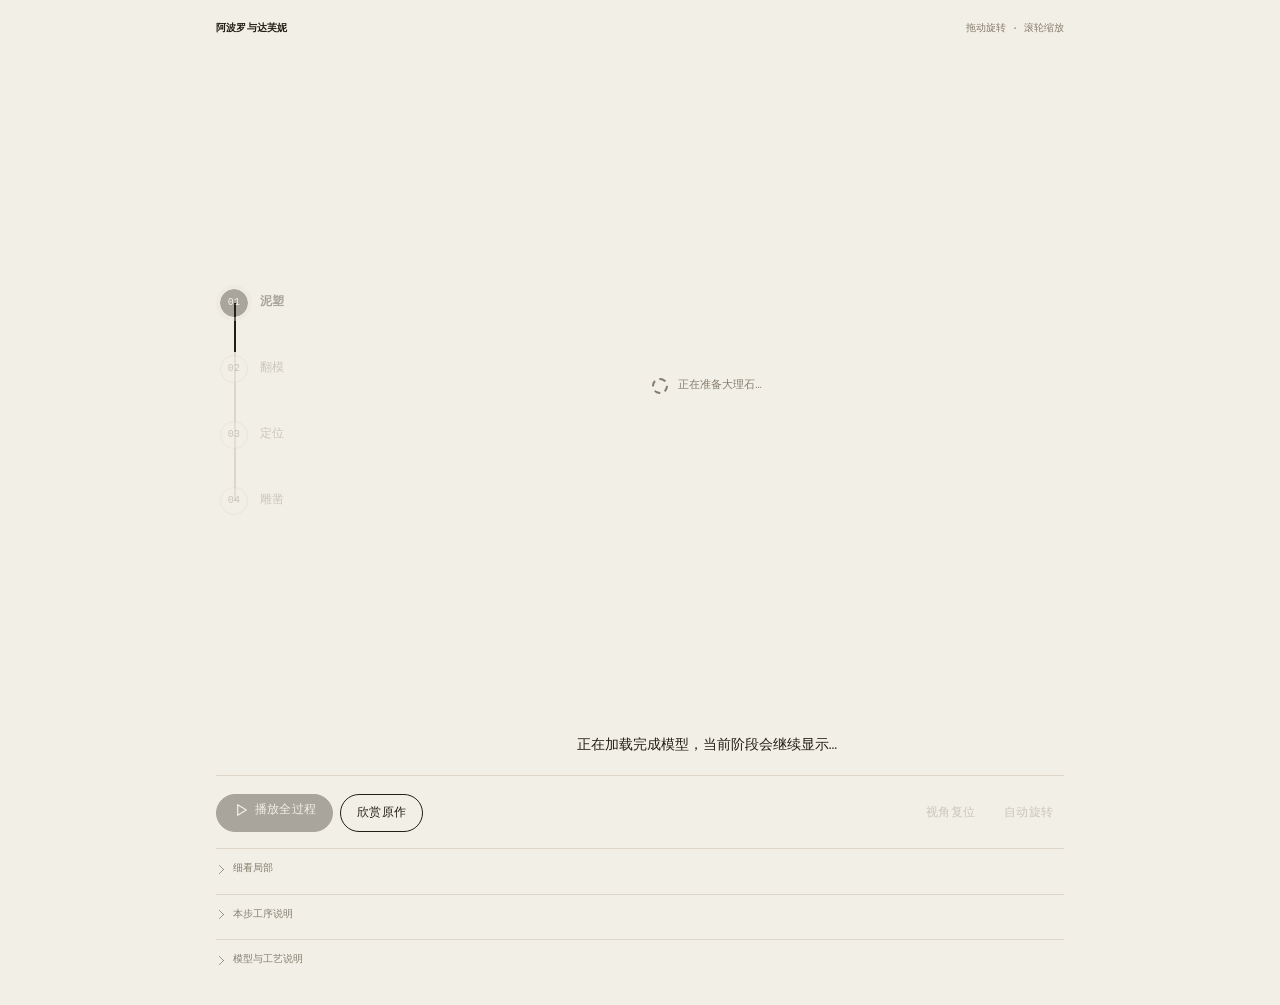
<file: design-sharing/阿波罗与达芙妮/index.html>
<!DOCTYPE html><html lang="zh-CN" data-theme="light"><head>
<meta charset="UTF-8">
<meta name="viewport" content="width=device-width,initial-scale=1">
<meta name="theme-color" content="#f2efe7">
<title>阿波罗与达芙妮</title>
<meta name="description" content="《阿波罗与达芙妮》教学重建：泥塑、翻模、定位和雕凿，共四个主要步骤。">
<link rel="stylesheet" href="./assets/figure.css?v=eb5b73e76c">
<script src="./assets/translations.js?v=2bd52ab874" defer=""></script>
<script src="./assets/i18n.js?v=d6e43148ee" defer=""></script>
<script type="module" src="./assets/figure.js?v=cbc67f8c04"></script>
</head>
<body data-figure="sculpture">
<main class="figure-card" aria-labelledby="figure-title">
  <header class="figure-heading">
    <h1 id="figure-title">阿波罗与达芙妮</h1>
    <div class="canvas-hint"><span class="mouse-hint">拖动旋转 · 滚轮缩放</span><span class="touch-hint">拖动旋转 · 双指缩放</span></div>
  </header>
  <div class="figure-workspace">
  <div class="step-rail">
  <div class="stages" id="process-timeline" role="group" aria-label="制作时间轴">
    <button type="button" data-stage="clay" aria-pressed="true" disabled=""><span aria-hidden="true">01</span><span>泥塑</span></button>
    <button type="button" data-stage="mold" aria-pressed="false" disabled=""><span aria-hidden="true">02</span><span>翻模</span></button>
    <button type="button" data-stage="point" aria-pressed="false" disabled=""><span aria-hidden="true">03</span><span>定位</span></button>
    <button type="button" data-stage="carve" aria-pressed="false" disabled=""><span aria-hidden="true">04</span><span>雕凿</span></button>
  </div>
  </div>
  <div class="figure-view">
  <section class="stage" aria-label="大理石雕刻过程动画">
    <div id="model-host" aria-label="可交互大理石雕塑" aria-busy="true"></div>
    <div class="initial-loading" id="initial-loading"><span class="loading-mark" aria-hidden="true"></span><span id="initial-loading-text">正在准备大理石…</span></div>
  </section>
  <p class="process-caption" id="process-caption" role="status" aria-live="polite" aria-atomic="true">围绕骨架逐步加泥，修整脸部、双臂和衣褶。</p>
  </div>
  </div>
  <section class="process-controls" aria-label="制作过程控制">
  <div class="toolbar">
    <div class="actions" aria-label="制作过程控制">
      <button id="play-button" type="button" disabled=""><span class="play-width" aria-hidden="true"><svg class="play-icon" viewBox="0 0 24 24" fill="none" stroke="currentColor" stroke-width="1.8" stroke-linecap="round" stroke-linejoin="round" aria-hidden="true" focusable="false"><path class="play-symbol" d="M7 4v16l13-8Z"/><path class="pause-symbol" d="M8 5v14M16 5v14"/></svg><span>播放全过程</span></span><span><svg class="play-icon" id="play-icon" viewBox="0 0 24 24" fill="none" stroke="currentColor" stroke-width="1.8" stroke-linecap="round" stroke-linejoin="round" aria-hidden="true" focusable="false"><path class="play-symbol" d="M7 4v16l13-8Z"/><path class="pause-symbol" d="M8 5v14M16 5v14"/></svg><span id="play-label">播放全过程</span></span></button>
      <button id="watch-original" type="button" aria-haspopup="dialog">欣赏原作</button>
    </div>
    <div class="view-controls"><div class="view-buttons"><button id="reset-view" type="button" disabled="">视角复位</button><button id="auto-rotate" type="button" aria-pressed="false" disabled="">自动旋转</button></div></div>
  </div>
  <progress class="visually-hidden" id="stage-progress" max="1" value="0" aria-label="当前步骤进度"></progress>
  </section>
  <details class="focus-menu"><summary>细看局部</summary><div class="focus-buttons" role="group" aria-label="雕塑局部"><button type="button" data-focus="whole" disabled="">完整雕塑</button><button type="button" data-focus="leaves" disabled="">树叶</button><button type="button" data-focus="hair" disabled="">发丝</button><button type="button" data-focus="bark" disabled="">树皮</button><button type="button" data-focus="roots" disabled="">树根</button></div></details>
  <details class="process-notes">
    <summary>本步工序说明</summary>
    <p class="process-note" id="process-note">围绕骨架逐步加泥，修整脸部、双臂和衣褶。</p>
    <p class="transfer-note" id="transfer-note" hidden="">① 石膏模型 → ② 大理石坯：在编号测点取深度，保持量规开口移到石坯，再标记对应深度。</p>
  </details>
  <details class="source-note">
    <summary>模型与工艺说明</summary>
    <p><a href="https://galleriaborghese.cultura.gov.it/en/archivio-schede/apollo-and-dafne/" target="_blank" rel="noopener noreferrer">《阿波罗与达芙妮》，吉安·洛伦佐·贝尼尼，1622–1625 年。原作藏于罗马博尔盖塞美术馆。</a></p>
    <p>完成阶段使用 Scan the World 的原始网格。泥塑、石膏翻模、测点转移及去料动画均为教学重建示意，并非贝尼尼工作室的实录或精确工序记录。</p>
    <p>模型： <a href="https://zenodo.org/records/21689297" target="_blank" rel="noopener noreferrer">Scan the World / Zenodo ↗</a> · <a href="https://creativecommons.org/licenses/by-nc-sa/4.0/" target="_blank" rel="noopener noreferrer">CC BY-NC-SA 4.0 ↗</a>。限非商业使用，改编作品须以相同许可共享。渲染：Three.js（MIT）和 Draco（Apache 2.0）。</p>
  </details>
</main>
<dialog id="original-dialog" aria-labelledby="original-title">
  <div class="video-heading"><h2 id="original-title">原作影像 · 绕行录屏</h2><button id="close-original" type="button">返回模型</button></div>
  <video id="original-video" controls="" playsinline="" preload="none" poster="./assets/original-reference.jpg" aria-label="原作绕行录屏"></video>
  <p id="video-message" role="status"></p>
</dialog>


</body></html>
</file>
<file: design-sharing/XBuilder 多比例布局推演/assets/styles.css>
:root{--ink:#252d34;--muted:#67737d;--line:#e0e5e8;--accent:#079ba8;--accent-soft:#e7f6f7;--surface:#fff;--block:#e3e6e9;--motion:900ms cubic-bezier(.22,.7,.15,1);font-family:Inter,"PingFang SC","Microsoft YaHei",system-ui,sans-serif;color:var(--ink);background:#f5f6f7;font-synthesis:none}
*{box-sizing:border-box}body{margin:0}button,a{-webkit-tap-highlight-color:transparent}button{font:inherit;color:inherit;cursor:pointer}a{color:inherit;text-decoration:none}button:focus-visible,a:focus-visible{outline:3px solid #078e9b;outline-offset:4px}button:disabled{opacity:.38;cursor:not-allowed}button{border:0}button:hover:not(:disabled){filter:brightness(.97)}.page{max-width:1720px;padding:32px 40px 20px;margin:auto}.intro{display:flex;align-items:center;justify-content:space-between;gap:24px;margin-bottom:26px}.eyebrow{font-size:11px;letter-spacing:1.3px;font-weight:650;color:var(--muted);margin:0 0 12px;display:flex;align-items:center;gap:8px}.brand-mark{width:14px;height:14px;border-radius:3px;background:var(--accent);box-shadow:inset 5px 0 0 #91dde2}h1{font-size:clamp(26px,2.3vw,38px);line-height:1.3;letter-spacing:-1px;margin:0 0 10px;font-weight:680}.lead{font-size:14px;color:var(--muted);margin:0;line-height:1.8}.source-link{white-space:nowrap;font-size:12px;padding:10px 14px;border:1px solid var(--line);border-radius:7px;background:var(--surface)}.demo{border:1px solid var(--line);border-radius:14px;background:var(--surface);box-shadow:0 8px 30px #25323805;overflow:hidden}.mode-nav{display:flex;gap:24px;padding:0 24px;border-bottom:1px solid var(--line);background:#fafbfb}.mode-nav button{background:transparent;padding:18px 0 16px;border-bottom:2px solid transparent;font-size:13px}.mode-nav button span{font-size:10px;margin-right:5px;color:#8c959d}.mode-nav button.active{color:var(--accent);border-bottom-color:var(--accent);font-weight:650}.demo-grid{display:grid;grid-template-columns:minmax(0,1fr) 270px}.visual-column{padding:20px 24px 18px;min-width:0;border-right:1px solid var(--line)}.control-row{display:flex;justify-content:space-between;align-items:center;gap:12px;margin-bottom:12px}.ratios{display:flex;gap:5px;background:#f2f4f5;border-radius:8px;padding:4px}.ratios button{min-width:84px;padding:8px 11px;background:transparent;border-radius:5px;font-size:13px;display:flex;align-items:center;justify-content:center;gap:9px}.ratios button.active{color:var(--accent);background:#fff;box-shadow:0 1px 5px #24323813;font-weight:650}.ratio-shape{border:1.5px solid currentColor;border-radius:2px;display:block}.ratio-shape.classic{width:16px;height:12px}.ratio-shape.wide{width:18px;height:10px}.ratio-shape.portrait{width:10px;height:18px}.play-control{padding:7px 10px;font-size:12px;background:#fff;border:1px solid var(--line);border-radius:6px;color:var(--muted)}.play-control[aria-pressed=true]{background:var(--accent-soft);border-color:#b8e0e3;color:var(--accent)}.secondary-controls{display:flex;gap:6px;align-items:center;min-height:32px;margin-bottom:10px;flex-wrap:wrap}.secondary-controls:empty{display:none}.secondary-controls button{padding:6px 10px;background:#f4f5f6;border-radius:5px;font-size:11px;border:1px solid transparent}.secondary-controls button.active{border-color:#a9dfe3;color:var(--accent);background:var(--accent-soft)}.control-note{font-size:10px;color:var(--muted);margin-left:auto}.browser-shell{border:1px solid #dce2e6;background:#f5f6f8;border-radius:9px;overflow:hidden}.browser-bar{height:31px;display:flex;align-items:center;justify-content:space-between;gap:10px;padding:0 12px;background:#eef1f3;border-bottom:1px solid #dce2e6;font-size:10px;color:#697681}.browser-dots{display:flex;gap:4px}.browser-dots i{width:5px;height:5px;background:#bcc4cb;border-radius:50%}.canvas-wrap{position:relative;width:100%;overflow:hidden;transition:height var(--motion)}.canvas{position:absolute;top:0;left:0;transform-origin:0 0;background:#f5f6f8;--label-size:20px;--sub-size:14px}.mock-navigation{height:48px;display:flex;align-items:center;justify-content:space-between;padding:0 24px;font-size:18px;color:#737d86}.mock-navigation strong{font-size:21px;color:#58626c}.publish-label{padding:4px 16px;background:#e1e5e8;border-radius:5px;font-size:14px}.block{position:absolute;border:1px solid #cad1d7;border-radius:8px;background:#e7eaed;overflow:hidden;transition:left var(--motion),top var(--motion),width var(--motion),height var(--motion),box-shadow .25s,border-color .25s;will-change:left,top,width,height}.panel-header{height:48px;display:flex;align-items:center;gap:28px;padding:0 12px;background:#f5f6f7;border-bottom:1px solid #cfd5db;font-size:var(--label-size);white-space:nowrap;position:relative;z-index:2}.preview .panel-header{justify-content:space-between}.run-label{font-size:15px;background:#ced5da;padding:5px 10px;border-radius:5px;color:#58646d}.preview-body{height:calc(100% - 48px);padding:12px}.game-plane{width:100%;height:100%;border-radius:4px;background:#cfd4d9;display:flex;flex-direction:column;align-items:center;justify-content:center;color:#68747d}.game-plane>span{font-size:50px;font-weight:500;letter-spacing:-1px}.game-plane small{margin-top:12px;font-size:var(--sub-size)}.editor{background:#e6e9ec}.editor .panel-header{overflow:hidden}.code-tab{border-bottom:2px solid #65727b;height:100%;display:flex;align-items:center}.asset-tabs{color:#8c969f}.owner{font-size:var(--sub-size);margin-left:auto;color:#647981;background:#eef2f3;padding:5px 8px;border-radius:4px}.code-paper{position:absolute;top:48px;bottom:0;background:#e1e5e9;padding:24px;transition:left var(--motion),width var(--motion)}.code-caption{font-size:var(--sub-size);color:#81909a}.skeleton-lines{padding-top:32px;display:flex;flex-direction:column;gap:18px;max-width:340px;opacity:.48}.skeleton-lines i{display:block;background:#aab5bd;height:5px;border-radius:2px;width:85%}.skeleton-lines i:nth-child(3n+2){width:55%;margin-left:20px}.skeleton-lines i:nth-child(3n){width:65%;margin-left:40px}.api{background:#d7dde2;border-radius:0 0 8px 0}.api .panel-header{font-size:var(--sub-size);background:#e0e5e9}.api-placeholder{padding:32px 20px;display:flex;flex-direction:column;gap:55px}.api-placeholder i{height:5px;width:70%;background:#b6c0c8;border-radius:2px}.sprites .panel-header{justify-content:space-between;gap:0}.sprite-list{position:absolute;top:48px;bottom:0;left:0;right:0;overflow:hidden}.sprite-card{position:absolute;width:88px;height:88px;border:1px solid #bfc9d1;border-radius:7px;display:flex;align-items:center;justify-content:center;flex-direction:column;gap:8px;background:#d7dde2;color:#6a7680;transition:left var(--motion),top var(--motion),background .2s,border-color .2s;padding:0}.sprite-card>span:first-child{width:34px;height:34px;background:#bac5ce;border-radius:8px}.sprite-card>span:last-child{font-size:12px}.sprite-card.selected{background:#d6eef0;border-color:#43b6c0;box-shadow:inset 0 0 0 1px #43b6c0}.stage-body{position:absolute;top:48px;bottom:0;left:0;right:0;display:flex;align-items:center;justify-content:center}.stage-root{flex:none;width:56px;height:56px;margin:12px;background:#d4dbe0;border:1px solid #aebbc5;border-radius:6px;display:grid;place-items:center;padding:5px}.stage-root span{width:100%;height:100%;border-radius:3px;background:#b8c4cd}.stage-root.selected{border-color:#43b6c0;background:#d6eef0;box-shadow:inset 0 0 0 1px #43b6c0}.stage-actions{display:flex;flex:1;height:100%;min-width:0;align-items:center;justify-content:space-around}.stage-actions span{height:56px;width:56px;display:flex;flex-direction:column;align-items:center;justify-content:center;gap:5px;font-size:12px;border-radius:5px}.stage-actions span::before{content:"";width:17px;height:17px;border:1.5px solid #8798a5;border-radius:3px;background:#c9d1d8}.stage-actions span:hover{background:#cdd8df}.stage-divider{height:40px;width:1px;background:#c1cbd3;flex:none}.stage.vertical .stage-body{flex-direction:column;justify-content:flex-start}.stage.vertical .stage-actions{flex-direction:column;justify-content:flex-start;gap:24px;margin-top:12px}.stage.vertical .stage-divider{height:1px;width:40px}.motion-key{white-space:nowrap;display:flex;gap:5px;align-items:center}.motion-key i{width:6px;height:6px;border-radius:50%;background:#9db9bd}.focus-tools{display:flex;align-items:center;gap:7px;margin-top:12px;font-size:10px;flex-wrap:wrap}.focus-tools>span{color:var(--muted);margin-right:3px}.focus-tools button{background:#f3f5f6;border-radius:4px;padding:5px 8px;font-size:10px;color:#67767f}.focus-tools button[aria-pressed=true]{background:var(--accent-soft);color:var(--accent)}#reset-owner{margin-left:auto;background:transparent;color:var(--accent)}.canvas.focus-ownership .stage,.canvas.focus-ownership .sprites,.canvas.focus-ownership .editor{border-color:#299da8;box-shadow:0 0 0 3px #28a7b433}.canvas.focus-actions .preview,.canvas.focus-actions .stage,.canvas.focus-actions .sprites{border-color:#299da8;box-shadow:0 0 0 3px #28a7b433}.canvas.focus-actions .publish-label,.canvas.focus-actions .run-label{background:#b6e5e8;color:#297e88}.narrative{padding:27px 23px;background:#fcfdfd;display:flex;flex-direction:column}.narrative h2{font-size:23px;line-height:1.45;margin:0 0 14px;letter-spacing:-.5px}.narrative>p:not(.eyebrow){font-size:13px;line-height:1.85;color:var(--muted);margin:0}.takeaway{border-left:2px solid var(--accent);padding:0 0 0 12px;margin:22px 0}.takeaway>span{font-size:10px;font-weight:650;color:var(--accent);letter-spacing:.5px}.takeaway p{font-size:13px;line-height:1.75;margin:8px 0 0}.tradeoff{font-size:11px;line-height:1.8;color:var(--muted);margin-bottom:24px}.tradeoff strong{display:block;color:#43545f;font-size:11px;font-weight:600;margin-bottom:3px}.connection-dot{width:7px;height:7px;margin-top:6px;flex:none;background:var(--accent);border-radius:50%}.reasoning,.constraints{margin-top:42px}.section-heading .eyebrow{margin-bottom:8px}.section-heading h2{font-size:23px;letter-spacing:-.5px;margin:0 0 10px}.section-heading>p:last-child:not(.eyebrow){color:var(--muted);font-size:13px;line-height:1.8;margin:0}.principles-grid{display:grid;grid-template-columns:repeat(3,1fr);gap:16px;margin-top:20px}.principles-grid article{padding:22px;border:1px solid var(--line);border-radius:9px;background:#fff}.card-index{font-size:10px;color:var(--accent);letter-spacing:1px}.principles-grid h3,.constraint-notes h3{font-size:16px;margin:13px 0 9px;font-weight:600}.principles-grid p,.constraint-notes p{font-size:12px;line-height:1.9;color:var(--muted);margin:0}.constraints-grid{display:grid;grid-template-columns:1.1fr 1fr;gap:24px;margin-top:20px}.area-comparison{display:grid;grid-template-columns:repeat(3,1fr);gap:10px;background:#eef1f3;border-radius:9px;padding:22px 14px 16px;align-items:end}.area-item{display:flex;flex-direction:column;align-items:center;font-size:12px;gap:6px;text-align:center}.area-shape{border:1px solid #9dabb5;background:#cbd4dc;border-radius:4px;margin-bottom:8px}.shape-43{width:96px;height:72px}.shape-169{width:109px;height:61.4px}.shape-916{width:61.4px;height:109px}.area-item strong{font-weight:600}.area-item small{font-size:10px;color:var(--muted)}.area-comparison>p{grid-column:1/-1;text-align:center;color:var(--muted);font-size:10px;line-height:1.6;margin:10px 0 0}.constraint-notes{display:grid;gap:18px}.constraint-notes article{padding:4px 0 4px 20px;border-left:1px solid #ced9df}.mini-label{font-size:10px;color:var(--muted)}.constraint-notes h3{margin-top:7px}.consensus{display:grid;grid-template-columns:1fr 1fr;gap:30px;padding:28px 30px;background:#e9f3f4;border:1px solid #d6e8ea;border-radius:10px;margin-top:42px}.consensus .eyebrow{color:#527b80;margin-bottom:8px}.consensus h2{font-size:21px;margin:0}.consensus p{font-size:12px;line-height:1.8;margin:4px 0 8px;color:#47646c}.consensus p span{color:var(--accent);margin-right:6px}.header-links a:hover{color:#057780;text-decoration:underline}
.preview-body{display:flex;align-items:center;justify-content:center}.game-plane{flex:none;transition:width var(--motion),height var(--motion)}.canvas{transition:transform var(--motion),left var(--motion)}.canvas:not(.ready),.canvas:not(.ready) .block,.canvas:not(.ready) .game-plane,.canvas:not(.ready) .sprite-card,.canvas:not(.ready) .code-paper{transition:none}.intro{margin-bottom:20px}.page{padding-top:24px}.intro .eyebrow{margin-bottom:8px}.intro h1{font-size:clamp(26px,2.1vw,34px);margin-bottom:8px}.mode-nav button{padding-top:15px;padding-bottom:13px}
@media(min-width:1550px){.demo-grid{grid-template-columns:minmax(0,1fr) 320px}.narrative{padding:32px 28px}.narrative h2{font-size:26px}.narrative>p:not(.eyebrow),.takeaway p{font-size:14px}}
@media(max-width:1100px){.page{padding:26px 24px 16px}.demo-grid{grid-template-columns:minmax(0,1fr) 245px}.visual-column{padding:16px}.narrative{padding:22px 18px}.narrative h2{font-size:21px}.motion-key{display:none}.ratios button{min-width:70px}.owner{display:none}}
@media(max-width:800px){.intro{align-items:flex-start}.intro .source-link{display:none}.page{padding:22px 16px 10px}h1{font-size:27px}.lead{font-size:12px}.mode-nav{gap:0;justify-content:space-between;padding:0 14px}.mode-nav button{font-size:11px}.mode-nav button span{display:none}.demo-grid{display:block}.visual-column{border-right:0;border-bottom:1px solid var(--line);padding:14px}.narrative{padding:22px}.narrative h2{font-size:21px}.takeaway{margin:16px 0}.control-note{width:100%;margin-left:0}.principles-grid{grid-template-columns:1fr}.constraints-grid{grid-template-columns:1fr}.consensus{grid-template-columns:1fr;padding:22px;gap:14px}.reasoning,.constraints{margin-top:32px}.section-heading h2{font-size:21px}.focus-tools{gap:5px}#reset-owner{margin-left:0}.ratios button{min-width:62px;padding:7px}.play-control{font-size:10px}.browser-bar{font-size:9px}}
@media(prefers-reduced-motion:reduce){*,*::before,*::after{scroll-behavior:auto!important;transition:none!important;animation:none!important}}
.talking-points{padding-left:18px;margin:20px 0 28px;font-size:14px;line-height:1.8;color:var(--muted)}
:root{--browser-surround:#ced8df;--browser-chrome:#171717}
.browser-shell{background:var(--browser-surround);border-color:#bfcbd4;max-width:100%;margin-inline:auto}
.browser-bar{height:var(--browser-bar-height,20px);background:var(--browser-chrome);border-bottom-color:#303030;color:#f1f4f6}
.browser-dots i{background:#a8a8a8}
.canvas-wrap{background:var(--browser-surround);padding:0}
.canvas{top:0}
.talking-points li+li{margin-top:12px}
.narrative h2{font-size:22px}
.narrative>p:not(.eyebrow){font-size:16px;line-height:1.75}
.mode-nav button,.ratios button,.secondary-controls button,.play-control{font-size:14px}
.focus-tools button{font-size:12px}
.lead{font-size:16px}
.sprites.narrow .panel-header{padding-inline:6px}
.sprites.narrow .panel-header>span{display:none}
.narrative{margin:0;padding:0;border:0;border-radius:0}
.briefing{padding:27px 23px;background:#fcfdfd;min-width:0;min-height:0;display:flex;flex-direction:column;max-height:var(--briefing-height)}
.briefing-tabs{display:flex;gap:22px;border-bottom:1px solid var(--line);margin-bottom:20px;flex-shrink:0}
.briefing>[role=tabpanel]{min-height:0;overflow-y:auto;overscroll-behavior-y:contain;scrollbar-gutter:stable}
.briefing-tabs button{padding:0 0 12px;background:transparent;border-bottom:2px solid transparent;font-size:18px;font-weight:600;white-space:nowrap;color:var(--muted)}
.briefing-tabs button[aria-selected=true]{color:var(--accent);border-bottom-color:var(--accent)}
.briefing [hidden]{display:none}
.briefing ol{padding-left:20px;margin:0;display:grid;gap:14px}
.briefing li{padding-left:4px;font-size:14px;line-height:1.7}
.briefing li::marker{color:var(--accent);font-weight:600}
.briefing strong{font-size:14px;font-weight:600}
.briefing p{margin:4px 0 0;color:var(--muted)}
.briefing .tradeoff-points{padding-left:16px;margin:6px 0 0;color:var(--muted);display:grid;gap:8px}
.briefing .tradeoff-points li{padding-left:0}
.briefing .tradeoff-points li::marker{color:var(--muted);font-weight:400}
.briefing .narrative h2{font-size:18px;margin:0 0 10px}
.briefing .narrative p{font-size:14px}
.briefing .talking-points{margin:12px 0 0}
.content-tree{--tree-line:#9aadb3;width:100%;max-width:270px;margin:12px 0 6px;padding:14px 10px;background:#f4f7f8;border:1px solid var(--line);border-radius:10px}
.content-tree-art{display:flex;flex-direction:column;align-items:center}
.tree-card{position:relative;display:flex;align-items:center;justify-content:center;min-height:32px;padding:4px;background:var(--surface);border:1px solid #d8e1e4;border-radius:6px;color:var(--ink);font-size:.875rem;line-height:1.4;white-space:nowrap}
.tree-root{width:104px;font-weight:650;background:var(--accent-soft);border-color:#99d4d9;color:#066c75}
.tree-preview{width:94px;font-weight:500}
.tree-object{width:90px;max-width:100%;margin-inline:auto;background:var(--accent-soft);border-color:#c0dfe2;color:#066c75;font-weight:600}
.tree-stem{height:22px;border-left:1.5px solid var(--tree-line)}
.tree-branches,.tree-leaves{position:relative;display:grid;grid-template-columns:repeat(2,minmax(0,1fr));padding-top:28px}
.tree-branches{width:100%;gap:16px}
.tree-leaves{gap:6px}
.tree-leaves>.tree-card{padding-inline:1px}
.tree-branches::before,.tree-leaves::before{content:"";position:absolute;top:14px;border-top:1.5px solid var(--tree-line)}
.tree-branches::before{left:calc(25% - 4px);right:calc(25% - 4px)}
.tree-leaves::before{left:calc(25% - 1.5px);right:calc(25% - 1.5px)}
.tree-branches::after,.tree-leaves::after{content:"";position:absolute;left:50%;top:0;height:14px;border-left:1.5px solid var(--tree-line)}
.tree-object::before,.tree-leaves>.tree-card::before{content:"";position:absolute;left:50%;top:-15px;height:14px;border-left:1.5px solid var(--tree-line)}
.tree-card:not(.tree-root)::after{content:"";position:absolute;left:calc(50% - 3px);top:-5px;border-left:3px solid transparent;border-right:3px solid transparent;border-top:4px solid var(--tree-line)}
.mock-navigation{position:relative}
.mock-navigation>span:not(.publish-label){position:absolute;left:50%;transform:translateX(-50%)}
.preview-actions{display:flex;align-items:center;gap:12px}
.demo-grid{grid-template-columns:minmax(0,1fr) 340px}
.header-links{display:flex;gap:18px;align-self:flex-start;padding-top:6px;font-size:14px;color:var(--muted);white-space:nowrap}
.header-links a{display:inline-flex;align-items:center;gap:6px}
.link-arrow{width:14px;height:14px;flex:none}
.control-row{flex-wrap:wrap}
.focus-tools{justify-content:center}
.high-fidelity-dialog{width:min(1320px,calc(100vw - 32px));max-height:calc(100dvh - 32px);padding:0;border:1px solid var(--line);border-radius:12px;background:var(--surface);color:var(--ink);overflow:auto}
.high-fidelity-dialog::backdrop{background:color-mix(in srgb,var(--ink) 60%,transparent)}
.high-fidelity-header{position:sticky;top:0;display:flex;align-items:center;justify-content:space-between;gap:16px;padding:12px 16px;background:var(--surface);border-bottom:1px solid var(--line)}
.high-fidelity-header h2{margin:0;font-size:18px;font-weight:600}.high-fidelity-header button{padding:6px 12px;border-radius:5px;background:var(--accent-soft);color:var(--accent);font-size:14px}
.high-fidelity-image{display:block;width:auto;height:auto;max-width:100%;max-height:calc(100dvh - 96px);margin-inline:auto}
@media(max-width:800px){.intro{flex-direction:column;gap:12px}.header-links{padding-top:0}}
@media(max-width:1100px){.demo-grid{grid-template-columns:minmax(0,1fr) 320px}}
@media(max-width:800px){.mode-nav button,.ratios button,.secondary-controls button,.play-control{font-size:12px}.briefing{padding:22px 20px;max-height:none}.briefing>[role=tabpanel]{overflow-y:visible;scrollbar-gutter:auto}.lead{font-size:14px}}
</file>
<file: design-sharing/进博会减重科技分享/assets/style.css>
:root{--bg:#f6f5ef;--ink:#192d29;--green:#175d4f;--muted:#59665e;--line:#d5dcd3;--orange:#bc4b2a;--paper:#fffef9}*{box-sizing:border-box}html{scroll-behavior:smooth;scroll-padding-top:85px}body{margin:0;background:var(--bg);color:var(--ink);font-family:Inter,"PingFang SC","Microsoft YaHei",system-ui,sans-serif;font-size:17px;line-height:1.85}a{color:var(--green);text-underline-offset:4px}a:hover{color:var(--orange)}button{font:inherit;cursor:pointer}button:focus-visible,a:focus-visible,[tabindex]:focus-visible{outline:3px solid var(--orange);outline-offset:5px}.wrap{max-width:1160px;margin:auto;padding-left:36px;padding-right:36px}.topbar{display:flex;align-items:center;justify-content:space-between;padding:19px 36px;border-bottom:1px solid var(--line);gap:20px;font-size:12px}.brand{text-decoration:none;font-size:23px;font-weight:850;letter-spacing:-1px}.brand span{font-size:12px;letter-spacing:2px;margin-left:15px}.edition{letter-spacing:2px;color:var(--muted)}#print-button{border:1px solid var(--line);background:transparent;border-radius:4px;padding:5px 12px;font-size:12px;color:var(--ink)}.hero{padding-top:76px;padding-bottom:54px}.eyebrow{font-size:12px;letter-spacing:2px;font-weight:650;color:var(--green);margin:0 0 16px}h1{font-size:clamp(36px,5.3vw,68px);line-height:1.25;letter-spacing:-2px;font-weight:800;margin:22px 0 26px}h1 span{color:var(--green)}.intro{font-size:20px;line-height:1.8;color:var(--muted);margin-bottom:28px}.byline{display:flex;gap:28px;font-size:12px;color:var(--muted);flex-wrap:wrap}.byline strong{font-weight:500;color:var(--ink);margin-left:8px}.byline time{margin-left:8px}.overview{margin-top:50px;display:grid;grid-template-columns:1fr 1fr 1fr;border-top:1px solid var(--ink);padding-top:26px;gap:32px}.overview>div+div{border-left:1px solid var(--line);padding-left:32px}.label{font-size:11px;letter-spacing:2px;color:var(--muted)}.overview h2{font-size:32px;line-height:1.2;margin:12px 0}.overview p{margin:0}.overview small{color:var(--muted);font-size:13px}.overview .overview-note{font-size:16px;align-self:center;color:var(--muted);line-height:1.9}.contents{position:sticky;top:0;z-index:10;background:rgba(246,245,239,.97);border-block:1px solid var(--line)}.contents .wrap{display:flex;justify-content:space-between;gap:24px;overflow:auto;white-space:nowrap}.contents a{display:block;text-decoration:none;padding:17px 0;font-size:13px;color:var(--ink)}.contents a:hover{color:var(--green)}.section{padding:66px 0;border-bottom:1px solid var(--line);scroll-margin-top:16px}.section-heading{display:flex;gap:24px;align-items:flex-start;margin-bottom:32px}.section-no{font-size:20px;font-weight:500;color:var(--green);border-top:2px solid var(--green);padding-top:5px;min-width:37px}.section-heading .eyebrow{margin:0 0 8px}.section-heading h2{margin:0;font-size:clamp(26px,3vw,36px);line-height:1.4;letter-spacing:-.5px}h3{font-size:23px;line-height:1.45;margin:34px 0 15px}h4{font-size:17px;line-height:1.5;margin:8px 0}p{margin:0 0 16px}.lead{font-size:20px;max-width:900px}.product-grid{display:grid;grid-template-columns:1.15fr 1fr;gap:56px;align-items:center}.product-grid h3{margin-top:0}.specs{display:flex;flex-wrap:wrap;gap:20px;margin:30px 0 22px}.specs strong{display:block;font-size:25px;font-weight:650;line-height:1.3}.specs small{font-size:15px}.specs span{font-size:12px;color:var(--muted)}figure{margin:0}img{display:block;max-width:100%;height:auto}figcaption{font-size:12px;color:var(--muted);line-height:1.7;margin-top:12px}.wristband img{max-height:350px;object-fit:contain;width:100%;background:white}.note,.source-note{font-size:13px;line-height:1.85;color:var(--muted)}.steps{display:grid;gap:22px;list-style:none;padding:0;margin:26px 0 30px}.four{grid-template-columns:repeat(4,1fr)}.five{grid-template-columns:repeat(5,1fr)}.steps li{border-top:1px solid var(--green);padding-top:16px}.steps span{font-size:12px;color:var(--green)}.steps p{font-size:14px;color:var(--muted);margin:0}.callout{border-left:3px solid var(--green);background:#e8eee5;padding:22px 26px;margin:30px 0}.callout strong{font-size:17px}.callout p{font-size:15px;margin:8px 0 0}.evidence-pair{display:grid;grid-template-columns:1fr 1fr;gap:48px;margin:32px 0 22px}.evidence-pair>div{border-top:1px solid var(--line);padding-top:22px}.big-number{font-size:58px;font-weight:500;line-height:1.3;color:var(--green);letter-spacing:-2px}.big-number small{font-size:24px;letter-spacing:0}.evidence-pair p{font-size:15px;color:var(--muted)}.two-col{display:grid;grid-template-columns:1fr 1fr;gap:48px}ul{padding-left:22px}li{margin-bottom:8px}.balloon{margin:32px 0}.balloon img{width:100%;max-height:475px;object-fit:contain;background:white}.study{display:grid;grid-template-columns:1fr 1.1fr;gap:40px;align-items:center;background:var(--green);color:#fff;padding:40px;margin:32px 0}.study .eyebrow,.study .note{color:#dce9df}.study h3{margin-top:0}.study-number{font-size:clamp(52px,7vw,84px);letter-spacing:-3px;line-height:1.3;font-weight:500}.study-number small{font-size:27px;letter-spacing:0}.risks{display:grid;grid-template-columns:repeat(3,1fr);gap:30px;margin:28px 0}.risks>div{border-top:1px solid var(--orange);padding-top:18px}.risks strong{font-size:46px;font-weight:500;color:var(--orange);line-height:1.3;letter-spacing:-1px}.risks small{font-size:22px}.risks p{font-size:13px;color:var(--muted)}.warm{background:#f1e9df;border-left-color:var(--orange)}.table-scroll{overflow-x:auto;margin:26px 0}table{border-collapse:collapse;width:100%;min-width:580px;text-align:left;font-size:15px}th,td{padding:20px;border-bottom:1px solid var(--line)}thead{background:var(--green);color:white}tbody th{width:18%;font-weight:500}tbody tr:nth-child(even){background:#eeefe7}.closing{padding:65px 0 0}.closing h2{font-size:clamp(28px,4vw,43px);line-height:1.5;margin:10px 0 20px}.closing>p:last-child{font-size:20px;color:var(--muted)}.sources ol{padding-left:28px}.sources li{padding:15px 0;border-bottom:1px solid var(--line)}.sources li a{font-size:17px;font-weight:550}.sources li p{font-size:13px;color:var(--muted);margin:6px 0 0}.sources>.note{margin-top:26px}.footer{display:flex;justify-content:space-between;gap:20px;font-size:12px;color:var(--muted);padding-top:28px;padding-bottom:35px}.skip{position:absolute;left:10px;top:-80px;z-index:20;background:white;padding:8px 16px}.skip:focus{top:10px}.sr-only{position:absolute;width:1px;height:1px;overflow:hidden;clip-path:inset(50%)}
@media(max-width:760px){.wrap{padding-left:22px;padding-right:22px}.topbar{padding:14px 22px}.edition{display:none}.hero{padding-top:45px;padding-bottom:35px}h1{letter-spacing:-1px}.intro{font-size:17px}.desktop{display:none}.byline{gap:8px 20px}.overview{grid-template-columns:1fr 1fr;gap:20px;margin-top:30px}.overview>div+div{padding-left:20px}.overview h2{font-size:25px}.overview .overview-note{grid-column:1/-1;font-size:14px}.overview-note br{display:none}.contents .wrap{gap:25px;justify-content:flex-start}.contents a{font-size:12px;padding:13px 0}.section{padding:42px 0}.section-heading{gap:14px;margin-bottom:24px}.section-heading h2{font-size:26px}.eyebrow{letter-spacing:1px;font-size:10px}.product-grid,.two-col,.study{grid-template-columns:1fr;gap:22px}.wristband{max-width:420px;margin:auto}.four,.five{grid-template-columns:1fr 1fr;gap:20px}.evidence-pair{gap:22px}.big-number{font-size:43px}.big-number small{font-size:20px}h3{font-size:21px}.evidence-pair h4{font-size:16px}.study{padding:26px}.study-number{font-size:66px}.risks{grid-template-columns:1fr;gap:14px}.risks>div{display:grid;grid-template-columns:130px 1fr;align-items:center;column-gap:15px}.risks strong{font-size:36px;grid-row:span 2}.risks h4{margin:0}.risks p{margin:0}.callout{padding:20px}.footer{flex-direction:column;gap:8px}.sources a{overflow-wrap:anywhere}.two-col h3{margin-top:20px}}
@media(prefers-reduced-motion:reduce){html{scroll-behavior:auto}}
@media print{body{background:white;font-size:11pt;color:#111}.topbar,.contents,#print-button,.skip,.footer>a{display:none}.wrap{max-width:none;padding:0}.hero{padding-top:0}h1{font-size:32pt}.section{padding:25px 0}.section-heading h2{font-size:23pt}h2,h3,h4{break-after:avoid}.steps,.study,.risks,figure,table,.callout{break-inside:avoid}.study{background:#e8eee5;color:#111}.study .eyebrow,.study .note{color:#333}.wristband img{max-height:220px}.balloon img{max-height:260px}.note,.source-note{color:#444}.closing{padding-top:24px}.table-scroll{overflow:visible}table{min-width:0}.footer{padding-top:20px}a{color:inherit}*{print-color-adjust:exact;-webkit-print-color-adjust:exact}@page{margin:16mm}}
</file>
<file: design-sharing/阿波罗与达芙妮/assets/figure.css>
:root{--paper:#f2efe7;--ink:#231e16;--muted:#857d6e;--rule:#ddd6c8;--hover:#e9e4d9;--mono:ui-monospace,SFMono-Regular,Menlo,Consolas,monospace;color-scheme:light}
*{box-sizing:border-box}
html,body{margin:0;min-height:100%}
body{padding:10px 16px 24px;background:var(--paper);color:var(--ink);font:13px/1.4 var(--mono);-webkit-font-smoothing:antialiased}
button,a,summary{-webkit-tap-highlight-color:transparent}
button{font:inherit;color:inherit;cursor:pointer;background:transparent;border:1px solid var(--ink);border-radius:999px;padding:7px 14px;line-height:1.2;letter-spacing:.02em}
button:hover:not(:disabled){background:var(--hover)}
button:active:not(:disabled){transform:translateY(1px)}
button:disabled{cursor:default;opacity:.35}
button:focus-visible,summary:focus-visible,a:focus-visible{outline:2px solid var(--muted);outline-offset:4px}
button,summary{touch-action:manipulation}
a{color:inherit;text-underline-offset:3px}
.figure-card{position:relative;max-width:900px;margin:auto;padding:12px 26px;overflow:hidden}
.figure-heading{display:flex;justify-content:space-between;align-items:baseline;gap:12px;flex-wrap:wrap;font-size:10px}
.figure-heading h1{font:inherit;font-size:10px;font-weight:600;letter-spacing:.02em;color:var(--ink);margin:0}
.figure-workspace{display:grid;grid-template-columns:112px minmax(0,1fr);gap:22px;align-items:start;margin-top:10px}
.figure-view{min-width:0}
.stage{position:relative;display:grid;grid-template-rows:minmax(0,1fr);width:100%;aspect-ratio:4/3}
#model-host{position:relative;min-height:0;overflow:hidden}
#model-host canvas{display:block;width:100%;height:100%;outline-offset:-5px;touch-action:none;cursor:grab}
#model-host canvas:active{cursor:grabbing}
.canvas-hint{margin-left:auto;font-size:10px;color:var(--muted);pointer-events:none;text-align:right}
.touch-hint{display:none}
.initial-loading{position:absolute;inset:0;z-index:2;display:flex;justify-content:center;align-items:center;gap:10px;background:var(--paper);color:var(--muted);font-size:11px}
.initial-loading[hidden]{display:none}
.loading-mark{width:16px;height:16px;flex-shrink:0;border:2px dashed currentColor;border-radius:50%}
.process-caption{min-height:1.65em;margin:8px 0 0;text-align:center;font-size:14px;line-height:1.65;color:var(--ink);max-width:760px;text-wrap:pretty}

.process-controls{margin-top:18px;padding-top:18px;border-top:1px solid var(--rule)}
.toolbar{display:flex;justify-content:space-between;align-items:center;gap:10px 24px;flex-wrap:wrap;margin:0}
.actions,.view-controls,.view-buttons{display:flex;align-items:center;gap:7px;flex-wrap:wrap}
.actions button{min-height:38px;font-size:12px;white-space:nowrap;padding-inline:16px}
#play-button{display:inline-grid;flex-shrink:0;background:var(--ink);border-color:var(--ink);color:var(--paper)}
#play-button>span{grid-area:1/1;display:flex;align-items:center;justify-content:center;gap:6px}
#play-button .play-width{visibility:hidden}
#play-button .play-icon{display:block;width:16px;height:16px;flex-shrink:0}
#play-button .pause-symbol{display:none}
#play-button .play-icon[data-symbol=pause] .play-symbol{display:none}
#play-button .play-icon[data-symbol=pause] .pause-symbol{display:block}
#play-button:hover:not(:disabled){background:var(--ink);opacity:.85}
.view-controls button{min-height:36px;font-size:12px;padding:5px 10px;border-color:transparent;color:var(--muted)}
.view-controls button[aria-pressed=true]{background:var(--hover);border-color:var(--rule);color:var(--ink)}

.step-rail{align-self:center;padding:8px 4px}
.stages{--timeline-progress:0%;position:relative;display:grid;gap:26px;isolation:isolate}
.stages::before{content:"";position:absolute;z-index:-1;top:20px;bottom:20px;left:14px;width:2px;background:linear-gradient(to bottom,var(--ink) var(--timeline-progress),var(--rule) var(--timeline-progress))}
.stages button{min-width:0;min-height:40px;padding:0;border:0;border-radius:0;background:transparent;font-size:12px;line-height:1.4;display:flex;align-items:center;gap:12px;color:var(--muted);text-align:left}
.stages button:hover:not(:disabled){background:transparent;color:var(--ink)}
.stages button>span:first-child{display:grid;place-items:center;width:28px;height:28px;flex-shrink:0;background:var(--paper);border:1px solid var(--rule);border-radius:50%;color:var(--muted);font-size:10px;font-variant-numeric:tabular-nums}
.stages button>span:last-child{max-width:100%}
.stages button[data-complete=true]>span:first-child{border-color:var(--ink);color:var(--ink)}
.stages button[aria-current=step]{color:var(--ink)}
.stages button[aria-current=step]>span:first-child{background:var(--ink);border-color:var(--ink);color:var(--paper);outline:4px solid var(--hover)}
.stages button[aria-current=step]>span:last-child{font-weight:600}
.stages button:hover:not(:disabled)>span:first-child{border-color:var(--ink)}
.visually-hidden{position:absolute;width:1px;height:1px;clip-path:inset(50%);overflow:hidden}
.process-note{margin:0;font-size:12px;line-height:1.7;color:var(--muted);max-width:650px}

.process-notes,.focus-menu,.source-note{font-size:10px;line-height:1.65;color:var(--muted);margin-top:16px;border-top:1px solid var(--rule);padding-top:12px}
.process-notes summary,.focus-menu summary,.source-note summary{display:flex;align-items:center;gap:8px;cursor:pointer;width:fit-content;list-style:none}
.process-notes summary::-webkit-details-marker,.focus-menu summary::-webkit-details-marker,.source-note summary::-webkit-details-marker{display:none}
.process-notes summary::before,.focus-menu summary::before,.source-note summary::before{content:"";width:6px;height:6px;flex-shrink:0;margin-right:2px;border:solid currentColor;border-width:0 1.5px 1.5px 0;border-radius:1px;transform:rotate(-45deg);transition:transform .15s ease}
.process-notes[open] summary::before,.focus-menu[open] summary::before,.source-note[open] summary::before{transform:rotate(45deg)}
.process-notes .process-note{margin-top:10px}
.focus-buttons{display:flex;flex-wrap:wrap;gap:7px;margin-top:10px}
.focus-buttons button{font-size:11px;padding:6px 11px;border-color:var(--rule)}
.focus-buttons button[aria-pressed=true]{background:var(--hover);border-color:var(--muted);color:var(--ink)}
.source-note p{max-width:720px;margin:10px 0 0}
.source-note a:hover{color:var(--ink)}

@media(min-width:561px){.stage{height:clamp(460px,calc(100dvh - 220px),680px);aspect-ratio:auto}}
@media(max-width:560px){
  body{padding:12px 8px 24px}
  .figure-card{padding:4px 8px 12px}
  .figure-heading{gap:6px}
  .figure-heading h1{font-size:13px}
  .figure-workspace{grid-template-columns:minmax(0,1fr);gap:10px}
  .figure-view{display:contents}
  .step-rail{grid-column:1;grid-row:3;align-self:auto;padding:2px 0}
  .stages{grid-template-columns:repeat(4,minmax(0,1fr));gap:0}
  .stages::before{top:18px;bottom:auto;left:12.5%;right:12.5%;width:auto;height:1px;background:linear-gradient(to right,var(--ink) var(--timeline-progress),var(--rule) var(--timeline-progress))}
  .stages button{min-height:64px;flex-direction:column;justify-content:flex-start;gap:7px;padding:4px 2px;font-size:12px;text-align:center}
  .stages button>span:first-child{width:28px;height:28px;font-size:11px}
  .stages button>span:last-child{min-width:0;overflow-wrap:anywhere}
  .canvas-hint{font-size:11px}
  .stage{grid-column:1;grid-row:1;height:clamp(280px,47svh,440px);aspect-ratio:auto;min-height:0;max-height:none}
  .mouse-hint{display:none}
  .touch-hint{display:inline}
  .process-caption{grid-column:1;grid-row:2;min-height:3.4em;font-size:14px;line-height:1.7;margin-top:0}
  .process-controls{margin-top:14px;padding-top:14px}
  .toolbar{display:grid;grid-template-columns:repeat(2,minmax(0,1fr));gap:10px}
  .actions,.view-controls,.view-buttons{display:contents}
  .actions button{min-height:46px;font-size:14px;padding:10px 16px;white-space:normal}
  .toolbar button{width:100%;min-height:46px;white-space:normal}
  .view-controls button{min-height:46px;font-size:14px;padding:10px 16px;border-color:var(--rule)}
  .process-notes,.focus-menu,.source-note{font-size:13px}
  .process-notes summary,.focus-menu summary,.source-note summary{min-height:44px;width:100%;padding-block:10px}
  .focus-buttons button{min-height:44px;font-size:13px;padding:8px 14px}
  .source-note{overflow-wrap:anywhere}
  #original-dialog .video-heading h2{font-size:13px}
  #original-dialog .video-heading button{min-height:44px;font-size:12px}
  .process-note{font-size:13px}
  .process-notes,.focus-menu,.source-note{margin-top:13px}
}
@media(prefers-reduced-motion:reduce){*{scroll-behavior:auto!important;transition:none!important}}

.transfer-note{color:var(--muted);font-size:11px;line-height:1.7;margin:8px 0 0}
.transfer-note[hidden]{display:none}
#original-dialog{width:min(620px,calc(100vw - 24px));max-height:calc(100dvh - 24px);padding:16px;border:1px solid var(--rule);border-radius:10px;background:var(--paper);color:var(--ink);overflow:auto}
#original-dialog::backdrop{background:rgb(35 30 22 / .6)}
.video-heading{display:flex;align-items:center;justify-content:space-between;gap:12px;margin-bottom:12px}
.video-heading h2{font:inherit;font-size:12px;margin:0}
.video-heading button{font-size:10px;flex-shrink:0;min-height:36px}
#original-video{display:block;width:100%;height:min(65dvh,640px);object-fit:contain;background:#181611;border-radius:4px}
#video-message{font-size:11px;color:var(--muted);margin:8px 0 0}
#video-message:empty{display:none}
</file>
